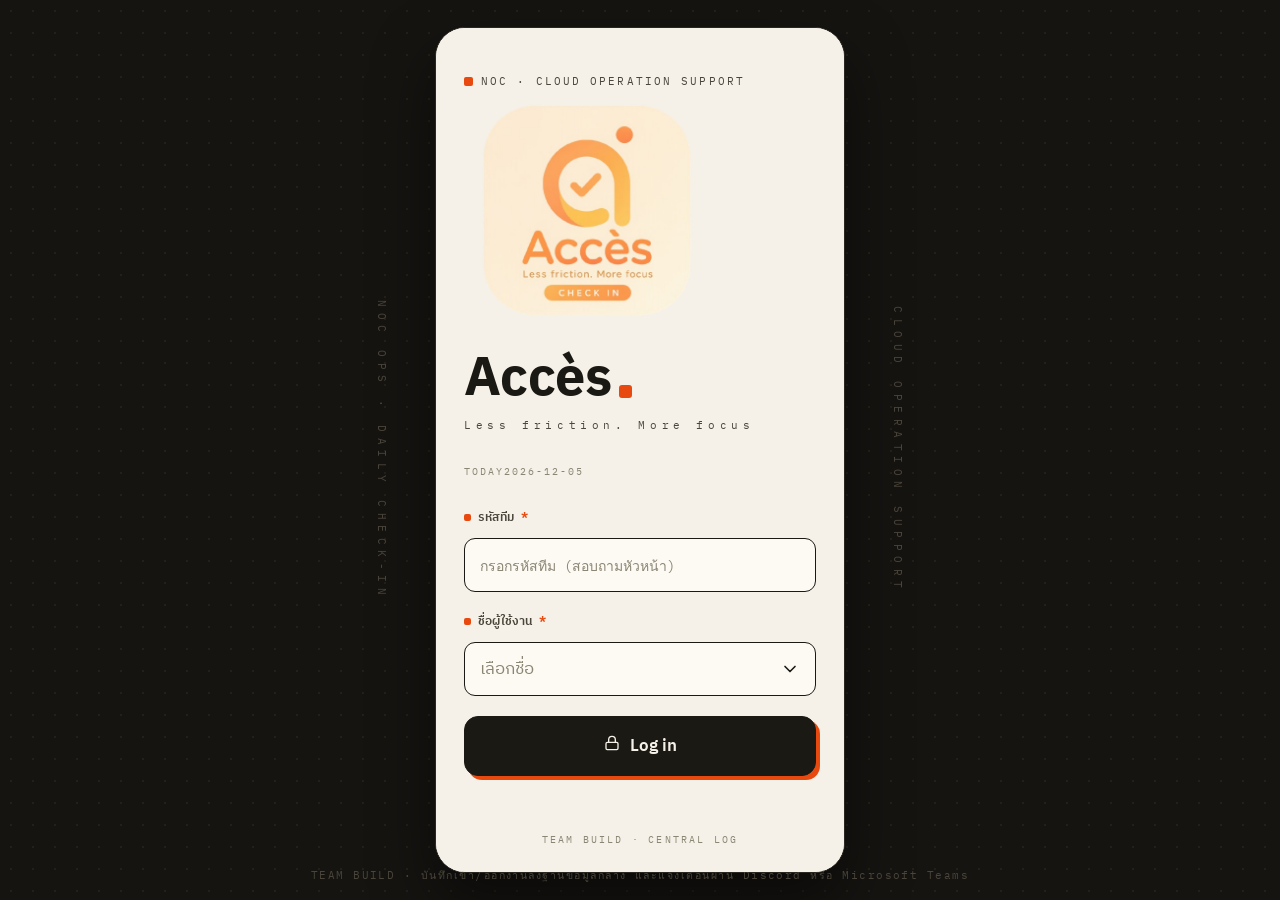
<file: index.html>
<!DOCTYPE html>
<html lang="th">
<head>
<meta charset="UTF-8">
<meta name="viewport" content="width=device-width, initial-scale=1, viewport-fit=cover"><link rel="icon" type="image/x-icon" href="acccs.ico">
<title> Accès -  "Less friction. More focus.</title>
<link rel="preconnect" href="https://fonts.googleapis.com">
<link rel="preconnect" href="https://fonts.gstatic.com" crossorigin>
<link href="https://fonts.googleapis.com/css2?family=IBM+Plex+Sans+Thai:wght@400;500;600;700&family=IBM+Plex+Mono:wght@400;500;600&display=swap" rel="stylesheet">
<style>
/* ---------- โทนสี / ตัวแปร ---------- */
:root{
  --paper:#F5F1E8; --paper-2:#ECE7DA; --card:#FCFAF3;
  --ink:#1B1914; --ink-2:#4A463C; --ink-3:#8B8574;
  --line:#D8D1BF; --line-2:#C4BCA6;
  --accent:#E8490F; --accent-deep:#C23A08; --ok:#1E7A46;
  --dark:#141310; --dark-2:#201E19; --dline:#3A372E; --dpaper:#F0EBDE;
  --sans:'IBM Plex Sans Thai',sans-serif; --mono:'IBM Plex Mono',monospace;
}
*{box-sizing:border-box;margin:0;padding:0}
html,body{height:100%}
body{font-family:var(--sans);background:#161411;color:var(--ink);-webkit-font-smoothing:antialiased;-webkit-tap-highlight-color:transparent}
button{font-family:inherit;cursor:pointer;color:inherit}
img{display:block}
.mono{font-family:var(--mono)}
.hidden{display:none!important}
:focus-visible{outline:2.5px solid var(--accent);outline-offset:2px}

/* ---------- เวที (desktop) ---------- */
.stage{min-height:100vh;display:flex;align-items:center;justify-content:center;position:relative;
  background-color:#161411;background-image:radial-gradient(#242019 1px,transparent 1.3px);background-size:22px 22px}
.side-label{position:absolute;top:50%;transform:translateY(-50%);writing-mode:vertical-rl;
  font-family:var(--mono);font-size:11px;letter-spacing:.5em;color:#4A453A;user-select:none}
.side-label.l{left:calc(50% - 265px)} .side-label.r{right:calc(50% - 265px)}
.stage-note{position:absolute;bottom:16px;left:0;right:0;text-align:center;
  font-family:var(--mono);font-size:10.5px;letter-spacing:.14em;color:#4A453A;user-select:none}

/* ---------- กรอบโทรศัพท์ ---------- */
.phone{position:relative;width:410px;height:min(870px,94vh);background:var(--paper);
  border:1.5px solid #2A2721;border-radius:30px;overflow:hidden;box-shadow:0 30px 60px rgba(0,0,0,.5)}
@media(max-width:560px){
  .phone{width:100%;height:100vh;height:100dvh;border-radius:0;border:none}
  .side-label,.stage-note{display:none}
  .stage{background:none}
}

/* ---------- ระบบหน้าจอ / ทรานซิชัน ---------- */
.screen{position:absolute;inset:0;background:var(--paper);overflow-y:auto;overflow-x:hidden;
  transform:translateX(100%);opacity:0;pointer-events:none;z-index:1;
  transition:transform .4s cubic-bezier(.22,.9,.3,1),opacity .4s}
.screen.active{transform:none;opacity:1;pointer-events:auto;z-index:2}
.screen.away-l{transform:translateX(-26%);opacity:0;pointer-events:none}
.screen.away-r{transform:translateX(26%);opacity:0;pointer-events:none}
.screen.pre-r{transition:none!important;transform:translateX(100%)}
.screen.pre-l{transition:none!important;transform:translateX(-100%)}
.no-anim .screen{transition:none!important}
.screen.dark{background:var(--dark);color:var(--dpaper)}

/* ---------- องค์ประกอบร่วม ---------- */
.lbl{display:flex;align-items:center;gap:7px;font-size:12px;font-weight:600;color:var(--ink-2)}
.lbl::before{content:'';width:7px;height:7px;background:var(--accent);border-radius:2px;flex:none}
.req{color:var(--accent);font-weight:700}
.tag{font-family:var(--mono);font-size:10.5px;letter-spacing:.16em;color:var(--ink-2)}
.icon-btn{width:42px;height:42px;flex:none;border:1.5px solid var(--ink);border-radius:11px;background:var(--card);
  display:grid;place-items:center;color:var(--ink);transition:transform .08s}
.icon-btn:active{transform:translate(1.5px,1.5px)}
.icon-btn.sm{width:34px;height:34px;border-radius:9px}
.icon-btn.dark{background:transparent;border-color:var(--dline);color:var(--dpaper)}
.mini-btn{display:inline-flex;align-items:center;gap:6px;font-size:12px;font-weight:600;padding:7px 11px;
  border:1.5px solid var(--ink);border-radius:9px;background:transparent;transition:transform .08s}
.mini-btn:active{transform:translate(1px,1px)}
.mini-btn.ondark{color:var(--dpaper);border-color:rgba(240,235,222,.45)}
.mini-btn.danger{color:var(--accent-deep);border-color:var(--accent-deep)}
.btn-primary{display:flex;align-items:center;justify-content:center;gap:10px;width:100%;height:60px;
  border:1.5px solid var(--ink);border-radius:14px;background:var(--ink);color:var(--paper);
  font-size:17px;font-weight:600;box-shadow:4px 4px 0 var(--accent);transition:transform .09s,box-shadow .09s}
.btn-primary:active{transform:translate(3px,3px);box-shadow:1px 1px 0 var(--accent)}
.btn-accent{display:flex;align-items:center;justify-content:center;gap:9px;height:58px;border:1.5px solid var(--accent-deep);
  border-radius:14px;background:var(--accent);color:#FFF6EC;font-size:17px;font-weight:700;
  box-shadow:4px 4px 0 var(--ink);transition:transform .09s,box-shadow .09s}
.btn-accent:active{transform:translate(3px,3px);box-shadow:1px 1px 0 var(--ink)}
.btn-accent:disabled{opacity:.75}
.btn-ghost{height:54px;border:1.5px solid var(--ink);border-radius:13px;background:transparent;
  font-size:16px;font-weight:600;transition:transform .08s}
.btn-ghost:active{transform:translate(1.5px,1.5px)}
.btn-ghost.dark{border-color:rgba(240,235,222,.5);color:var(--dpaper)}
.btn-paper{height:54px;border:1.5px solid var(--dpaper);border-radius:13px;background:var(--dpaper);color:var(--ink);
  font-size:16px;font-weight:700;transition:transform .08s}
.btn-paper:active{transform:translate(1.5px,1.5px)}
.spin{width:18px;height:18px;flex:none;border:2.5px solid rgba(255,246,236,.35);border-top-color:#FFF6EC;
  border-radius:50%;animation:rot .7s linear infinite}
@keyframes rot{to{transform:rotate(360deg)}}

/* ---------- ท็อปบาร์ ---------- */
.topbar{position:sticky;top:0;z-index:5;display:flex;align-items:center;gap:12px;padding:14px 16px;
  background:var(--paper);border-bottom:1.5px solid var(--ink)}
.topbar-title{flex:1;font-size:17px;font-weight:700}
.step-tag{font-family:var(--mono);font-size:10.5px;letter-spacing:.14em;color:var(--ink-2);
  border:1.5px solid var(--ink);padding:5px 9px;border-radius:8px}

/* ---------- ดรอปดาวน์ (bottom sheet) ---------- */
.dd-btn{width:100%;display:flex;align-items:center;justify-content:space-between;gap:10px;height:54px;padding:0 15px;
  border:1.5px solid var(--ink);border-radius:11px;background:var(--card);font-size:16.5px;text-align:left}
.dd-btn svg{flex:none;transition:transform .25s}
.dd-btn.open svg{transform:rotate(180deg)}
.dd-btn .ph{color:var(--ink-3);font-weight:400}
.dd.invalid .dd-btn{border-color:var(--accent);animation:shakeX .35s}
.dd-dark .dd-btn{border-color:rgba(240,235,222,.5);background:rgba(240,235,222,.06);color:var(--dpaper)}
.dd-dark .dd-btn .ph{color:rgba(240,235,222,.45)}
.dd-dark.invalid .dd-btn{border-color:var(--accent)}
@keyframes shakeX{20%{transform:translateX(-5px)}45%{transform:translateX(5px)}70%{transform:translateX(-3px)}}
.dd-backdrop{position:absolute;inset:0;background:rgba(20,18,14,.52);opacity:0;transition:opacity .28s;
  pointer-events:auto;z-index:40}
.dd-backdrop.show{opacity:1}
.dd-sheet{position:absolute;left:12px;right:12px;bottom:12px;background:var(--paper);border:1.5px solid var(--ink);
  border-radius:16px;padding:8px 10px 12px;box-shadow:5px 5px 0 rgba(27,25,20,.9);
  transform:translateY(105%);transition:transform .32s cubic-bezier(.2,.9,.27,1);pointer-events:auto;z-index:41}
.dd-sheet.open{transform:none}
.dd-sheet .grab{width:42px;height:4.5px;border-radius:99px;background:var(--line-2);margin:6px auto 4px}
.dd-head{display:flex;justify-content:space-between;align-items:center;padding:6px 8px 10px}
.dd-head .lbl{font-size:13px}
.dd-opt{width:100%;display:flex;align-items:center;justify-content:space-between;gap:12px;padding:13px 12px;
  border:1.5px solid transparent;border-radius:11px;background:transparent;text-align:left}
.dd-opt:hover{background:var(--paper-2)}
.dd-opt b{display:block;font-size:16px;font-weight:600}
.dd-opt small{display:block;font-size:12px;color:var(--ink-3);margin-top:2px;font-weight:400}
.dd-opt.sel{border-color:var(--ink);background:var(--card)}
.dd-opt .dd-check{color:var(--accent);flex:none}
.text-input{width:100%;height:54px;padding:0 15px;border:1.5px solid var(--ink);border-radius:11px;
  background:var(--card);font-family:var(--mono);font-size:16px;letter-spacing:.06em;color:var(--ink)}
.text-input::placeholder{color:var(--ink-3);letter-spacing:0;font-size:14px}

/* ---------- Toast ---------- */
#overlay-root{position:absolute;inset:0;pointer-events:none;z-index:70}
.toast-wrap{position:absolute;left:0;right:0;bottom:calc(18px + env(safe-area-inset-bottom));
  display:flex;flex-direction:column;align-items:center;gap:8px;z-index:60;pointer-events:none}
.toast{display:flex;align-items:center;gap:9px;max-width:calc(100% - 32px);background:var(--ink);color:var(--paper);
  border-radius:10px;padding:11px 15px;font-size:13.5px;font-weight:500;
  box-shadow:4px 4px 0 rgba(27,25,20,.3);opacity:0;transform:translateY(12px);transition:.28s;pointer-events:auto}
.toast.show{opacity:1;transform:none}
.toast svg{flex:none}
.toast.err svg{color:#FF6B35}.toast.ok svg{color:#4CBF82}

/* ---------- Modal ---------- */
.modal-bd{position:absolute;inset:0;background:rgba(20,18,14,.55);opacity:0;transition:opacity .25s;pointer-events:auto;z-index:50}
.modal-bd.show{opacity:1}
.modal{position:absolute;left:50%;top:50%;transform:translate(-50%,-46%);opacity:0;width:calc(100% - 36px);max-width:336px;
  max-height:82%;overflow:auto;background:var(--paper);border:1.5px solid var(--ink);border-radius:16px;
  box-shadow:6px 6px 0 var(--ink);transition:.28s cubic-bezier(.2,.9,.3,1);pointer-events:auto;z-index:51}
.modal.show{opacity:1;transform:translate(-50%,-50%)}
.modal-head{display:flex;justify-content:space-between;align-items:center;padding:13px 15px;border-bottom:1.5px dashed var(--line-2)}
.modal-ph img{width:100%;max-height:300px;object-fit:cover}
.modal .payload{margin:13px 15px 2px}
.modal-actions{display:flex;gap:10px;padding:13px 15px 15px}
.modal-actions .mini-btn{flex:1;justify-content:center}
.modal-text{padding:18px 17px 6px;font-size:14.5px;line-height:1.65;color:var(--ink-2)}

/* ---------- 1) หน้า Login ---------- */
.login-wrap{min-height:100%;display:flex;flex-direction:column;padding:46px 28px 26px}
.brand-tag{display:flex;align-items:center;gap:8px;font-family:var(--mono);font-size:10.5px;letter-spacing:.2em;color:var(--ink-2)}
.brand-tag::before{content:'';width:9px;height:9px;background:var(--accent);border-radius:2px}
.wordmark{font-size:54px;font-weight:700;line-height:1.05;letter-spacing:-.01em;margin-top:18px;display:flex;align-items:flex-end;gap:8px}
.wordmark .chop{width:13px;height:13px;background:var(--accent);border-radius:3px;margin-bottom:11px}
.wordmark-sub{font-family:var(--mono);font-size:11px;letter-spacing:.42em;color:var(--ink-2);margin-top:9px}
.punch-strip{display:flex;gap:5px;margin-top:26px}
.punch-strip i{width:10px;height:15px;border:1.5px solid var(--ink-2);border-radius:2.5px}
.punch-strip i.on{background:var(--ink);border-color:var(--ink)}
.punch-strip i.gap{margin-left:9px}
.punch-caption{font-family:var(--mono);font-size:10px;letter-spacing:.2em;color:var(--ink-3);margin-top:7px}
.login-fields{margin-top:30px;display:flex;flex-direction:column;gap:20px}
.login-hint{font-family:var(--mono);font-size:11px;color:var(--ink-3);letter-spacing:.06em;margin-top:16px}
.login-btn{width:100%;margin-top:14px}
.login-foot{margin-top:auto;padding-top:26px;text-align:center;font-family:var(--mono);font-size:10px;
  letter-spacing:.22em;color:var(--ink-3)}

/* ---------- 2) หน้า Home ---------- */
.topbar-id .tag{display:block;margin-bottom:3px}
.topbar-user{font-size:17px;font-weight:700;display:flex;align-items:center;gap:8px}
.topbar-user::before{content:'';width:8px;height:8px;border-radius:50%;background:var(--ok)}
.home-body{padding:22px 20px calc(26px + env(safe-area-inset-bottom));display:flex;flex-direction:column;gap:16px}
.cb-date{font-size:13.5px;font-weight:500;color:var(--ink-2)}
.cb-time{font-family:var(--mono);font-weight:600;font-size:46px;letter-spacing:.01em;margin:2px 0 6px;font-variant-numeric:tabular-nums}
.cb-shift{display:flex;align-items:center;gap:8px;font-size:13.5px;color:var(--ink-2);font-weight:500}
.cb-dot{width:9px;height:9px;border-radius:50%;flex:none}
.cb-dot.on{background:var(--ok)}.cb-dot.off{background:var(--line-2)}
.today-card{display:flex;align-items:center;justify-content:space-between;gap:12px;padding:15px 17px;
  border:1.5px dashed var(--line-2);border-radius:13px}
.today-card.done{border:1.5px solid var(--ink);background:var(--card)}
.tc-title{font-size:15.5px;font-weight:700}
.tc-title.ok{color:var(--ok)}
.tc-meta{font-family:var(--mono);font-size:11px;letter-spacing:.08em;color:var(--ink-3);margin-top:4px}
.tc-icon{color:var(--ink-3)}
.mini-stamp{font-family:var(--mono);font-size:11px;font-weight:600;letter-spacing:.1em;color:var(--ok);
  border:2px solid var(--ok);border-radius:7px;padding:5px 9px;transform:rotate(-6deg);flex:none}
.cta-checkin{display:flex;align-items:center;justify-content:space-between;gap:14px;width:100%;padding:17px 19px;
  border:1.5px solid var(--ink);border-radius:16px;background:var(--ink);color:var(--paper);
  box-shadow:5px 5px 0 var(--accent);transition:transform .09s,box-shadow .09s;text-align:left}
.cta-checkin:active{transform:translate(3px,3px);box-shadow:1px 1px 0 var(--accent)}
.cta-txt b{display:block;font-size:19px;font-weight:700}
.cta-txt .mono{display:block;font-size:10.5px;letter-spacing:.3em;color:rgba(245,241,232,.6);margin-top:4px}
.cta-ic{width:48px;height:48px;flex:none;border:1.5px solid rgba(245,241,232,.85);border-radius:12px;
  display:grid;place-items:center;transition:transform .2s}
.cta-checkin:hover .cta-ic{transform:translateX(4px)}
.hist-head{display:flex;align-items:center;gap:10px;margin-top:6px}
.hist-head .lbl{flex:1}
.hist-count{font-family:var(--mono);font-size:11px;color:var(--ink-3)}
.hist-row{display:flex;align-items:center;gap:12px;width:100%;padding:12px 2px;background:none;border:none;
  border-bottom:1.5px dashed var(--line-2);text-align:left}
.hist-thumb{width:46px;height:46px;flex:none;border-radius:9px;border:1.5px solid var(--ink);object-fit:cover;background:var(--paper-2)}
.hist-mid{flex:1;min-width:0}
.hist-name{font-size:15px;font-weight:700}
.hist-shift{font-family:var(--mono);font-size:11.5px;color:var(--ink-2);margin-left:8px}
.hist-meta{font-family:var(--mono);font-size:10.5px;letter-spacing:.06em;color:var(--ink-3);margin-top:3px}
.chip{display:inline-flex;align-items:center;gap:6px;flex:none;font-size:11px;font-weight:600;
  padding:5px 10px;border-radius:99px;border:1.5px solid}
.chip i{width:7px;height:7px;border-radius:50%}
.chip.st-on{color:var(--ok);border-color:var(--ok)}.chip.st-on i{background:var(--ok)}
.chip.st-rm{color:var(--accent-deep);border-color:var(--accent-deep)}.chip.st-rm i{background:var(--accent)}
.empty{border:1.5px dashed var(--line-2);border-radius:13px;padding:30px 20px;text-align:center;color:var(--ink-3)}
.empty svg{margin:0 auto 10px;display:block}
.empty p{font-size:13.5px;line-height:1.6}

/* ---------- 3) หน้า Form ---------- */
.form-body{padding:22px 20px calc(26px + env(safe-area-inset-bottom));display:flex;flex-direction:column;gap:18px}
.form-card{background:var(--card);border:1.5px solid var(--ink);border-radius:15px;overflow:hidden}
.fc-head{display:flex;justify-content:space-between;align-items:center;padding:13px 17px;background:var(--paper-2);
  border-bottom:1.5px solid var(--ink)}
.frow{padding:16px 17px;border-bottom:1.5px dashed var(--line-2)}
.frow:last-child{border-bottom:none}
.frow .lbl{margin-bottom:11px}
.fixed-val{display:flex;align-items:center;gap:9px;font-size:16.5px;font-weight:700;min-height:32px}
.fixed-val svg{color:var(--ink-3);flex:none}
.fx-tag{margin-left:auto;font-family:var(--mono);font-size:9.5px;letter-spacing:.16em;color:var(--ink-3);
  border:1.5px dashed var(--line-2);padding:4px 7px;border-radius:6px}
.form-note{display:flex;gap:10px;font-size:13px;line-height:1.7;color:var(--ink-2);padding:0 2px}
.form-note svg{flex:none;margin-top:2px;color:var(--accent)}

/* ---------- 4) หน้า Camera (โทนมืด) ---------- */
#scr-camera{display:flex;flex-direction:column;overflow:hidden}
.cam-top{display:flex;align-items:center;gap:12px;padding:14px 16px 8px}
.cam-title{flex:1;font-size:16px;font-weight:700}
.cam-title .tag{display:block;margin-top:3px;color:rgba(240,235,222,.5)}
.cam-status{padding:6px 16px 14px}
.cam-status .lbl{color:rgba(240,235,222,.6);margin-bottom:9px}
.cam-stage{flex:1;position:relative;background:#0B0A08;overflow:hidden}
.cam-stage video,.cam-stage #camFrozen{position:absolute;inset:0;width:100%;height:100%;object-fit:cover}
.vf-grid i{position:absolute;background:rgba(240,235,222,.16)}
.vf-grid .v{width:1px;top:7%;bottom:7%}
.vf-grid .h{height:1px;left:7%;right:7%}
.vf-brackets i{position:absolute;width:26px;height:26px;border:2.5px solid rgba(240,235,222,.85)}
.vf-brackets i:nth-child(1){top:14px;left:14px;border-right:none;border-bottom:none;border-radius:6px 0 0 0}
.vf-brackets i:nth-child(2){top:14px;right:14px;border-left:none;border-bottom:none;border-radius:0 6px 0 0}
.vf-brackets i:nth-child(3){bottom:14px;left:14px;border-right:none;border-top:none;border-radius:0 0 0 6px}
.vf-brackets i:nth-child(4){bottom:14px;right:14px;border-left:none;border-top:none;border-radius:0 0 6px 0}
.vf-ts{position:absolute;bottom:18px;left:16px;font-family:var(--mono);font-size:11px;letter-spacing:.08em;
  color:var(--dpaper);background:rgba(20,19,16,.66);padding:5px 9px;border-radius:6px;border:1px solid rgba(240,235,222,.25)}
.vf-state{position:absolute;top:16px;left:16px;display:flex;align-items:center;gap:7px;font-family:var(--mono);
  font-size:10px;letter-spacing:.2em;color:var(--dpaper);background:rgba(20,19,16,.62);padding:6px 10px;
  border-radius:6px;border:1px solid rgba(240,235,222,.25)}
.vf-state i{width:7px;height:7px;border-radius:50%;background:var(--accent);animation:blink 1.2s steps(2) infinite}
.vf-state.cap i{background:var(--dpaper);animation:none}
@keyframes blink{50%{opacity:.12}}
.flash{position:absolute;inset:0;background:#fff;opacity:0;pointer-events:none;z-index:3}
.flash.go{animation:flash .3s}
@keyframes flash{12%{opacity:.92}100%{opacity:0}}
.cam-error{position:absolute;inset:0;z-index:4;display:flex;flex-direction:column;align-items:center;justify-content:center;
  gap:15px;text-align:center;background:rgba(11,10,8,.92);padding:26px}
.cam-error svg{color:var(--accent)}
.cam-error p{font-size:14px;line-height:1.7;color:rgba(240,235,222,.85);max-width:270px}
.cam-err-actions{display:flex;gap:10px}
.cam-bottom{padding:12px 18px calc(15px + env(safe-area-inset-bottom))}
.file-alt{display:flex;align-items:center;gap:7px;margin:0 auto 13px;background:none;border:none;
  color:rgba(240,235,222,.55);font-size:12.5px;text-decoration:underline dotted;text-underline-offset:3px}
.file-alt:hover{color:rgba(240,235,222,.85)}
.shuttle-row{display:flex;align-items:center;justify-content:center;height:86px}
.shutter{width:76px;height:76px;border-radius:50%;border:4px solid var(--dpaper);background:transparent;
  display:grid;place-items:center}
.shutter span{width:58px;height:58px;border-radius:50%;background:var(--dpaper);transition:transform .12s,background .12s}
.shutter:active span{transform:scale(.82);background:var(--accent)}
.cam-actions{display:flex;gap:11px}
.cam-actions .btn-ghost{flex:1}.cam-actions .btn-paper{flex:1.5}

/* ---------- 5) หน้า Confirm ---------- */
.confirm-body{padding:22px 20px calc(26px + env(safe-area-inset-bottom));display:flex;flex-direction:column;gap:18px}
.photo-card{background:#FDFCF7;border:1.5px solid var(--ink);border-radius:7px;padding:10px 10px 12px;
  box-shadow:5px 5px 0 var(--ink);transform:rotate(-1.2deg)}
.ph-wrap{position:relative}
.ph-wrap img{width:100%;border-radius:3px;border:1px solid var(--line)}
.photo-ts{position:absolute;bottom:9px;left:9px;font-family:var(--mono);font-size:10.5px;letter-spacing:.08em;
  color:var(--dpaper);background:rgba(20,19,16,.7);padding:4px 8px;border-radius:5px}
.ph-caption{display:flex;justify-content:space-between;align-items:center;padding:10px 3px 0}
.ph-caption .tag{letter-spacing:.2em}
.sum-card{background:var(--card);border:1.5px solid var(--ink);border-radius:15px;overflow:hidden}
.srow{display:flex;justify-content:space-between;align-items:center;gap:16px;padding:13px 17px;
  border-bottom:1.5px dashed var(--line-2);font-size:15px}
.srow:last-child{border-bottom:none}
.srow .k{font-size:13px;font-weight:500;color:var(--ink-2)}
.srow .v{font-weight:700;text-align:right}
.srow .v.mono{font-family:var(--mono);font-weight:500;font-size:14px}
.payload-card{background:var(--ink);border-radius:15px;padding:14px 16px 16px;color:#E9E3D2}
.payload-head{display:flex;justify-content:space-between;align-items:center;margin-bottom:9px}
.payload-head .lbl{color:rgba(233,227,210,.65)}
.payload-head .lbl::before{background:var(--accent)}
.payload{font-family:var(--mono);font-size:13px;line-height:2;white-space:pre-wrap;user-select:all}
.confirm-actions{display:flex;gap:11px;flex-wrap:wrap}
.confirm-actions .btn-ghost{flex:1 1 100%}
.confirm-actions .btn-channel{flex:1 1 calc(50% - 6px);min-width:0}

/* ---------- 6) หน้า Success ---------- */
.success-wrap{min-height:100%;display:flex;flex-direction:column;align-items:center;text-align:center;
  padding:64px 26px calc(26px + env(safe-area-inset-bottom))}
.stamp-zone{position:relative;height:172px;display:grid;place-items:center;margin-bottom:10px}
.stamp{position:relative;display:inline-flex;flex-direction:column;align-items:center;gap:1px;
  border:3px solid var(--accent);color:var(--accent);border-radius:10px;padding:15px 30px 13px;
  transform:rotate(-7deg);mix-blend-mode:multiply;opacity:.92}
.stamp::before{content:'';position:absolute;inset:5px;border:1.5px solid var(--accent);border-radius:6px}
.stamp-top{font-family:var(--mono);font-size:10px;letter-spacing:.34em;font-weight:600}
.stamp-main{font-size:36px;font-weight:700;line-height:1.15;margin:3px 0 1px}
.stamp-sub{font-family:var(--mono);font-size:10.5px;letter-spacing:.22em;font-weight:600;
  border-top:1.5px solid var(--accent);padding-top:5px;margin-top:5px}
.stamp.in{animation:stampIn .55s cubic-bezier(.3,1.35,.45,1) both}
@keyframes stampIn{
  0%{transform:scale(2.5) rotate(-19deg);opacity:0}
  55%{transform:scale(.94) rotate(-6.5deg);opacity:.92}
  75%{transform:scale(1.05) rotate(-7.5deg)}
  100%{transform:scale(1) rotate(-7deg);opacity:.92}}
#scr-success.thud{animation:thud .32s .26s}
@keyframes thud{30%{transform:translateY(4px) scale(.995)}60%{transform:translateY(-2px)}}
.debris{position:absolute;background:var(--accent);opacity:0}
.debris.d1{width:9px;height:9px;top:18px;right:34px;transform:rotate(18deg)}
.debris.d2{width:6px;height:6px;bottom:22px;left:40px;transform:rotate(-24deg);background:var(--ink)}
.debris.d3{width:7px;height:7px;bottom:10px;right:70px;transform:rotate(40deg)}
.debris.in{animation:debris .4s .5s cubic-bezier(.2,.9,.3,1) both}
@keyframes debris{from{opacity:0;transform:scale(2) rotate(0)}to{opacity:.85}}
.succ-ts{font-family:var(--mono);font-size:12px;letter-spacing:.18em;color:var(--ink-2);margin-top:14px}
.succ-line{font-size:16px;font-weight:700;margin-top:7px}
.succ-note{font-size:13px;line-height:1.7;color:var(--ink-2);margin-top:10px;max-width:280px}
.payload-mini{width:100%;margin-top:22px}
.payload-mini .payload{background:var(--ink);color:#E9E3D2;border-radius:13px;padding:14px 15px;text-align:left}
.payload-mini .mini-btn{margin-top:11px}
#btnHome{margin-top:auto;padding-top:26px}
</style>
</head>
<body>
<div class="stage">
  <div class="side-label l">NOC OPS · DAILY CHECK-IN</div>
  <div class="side-label r">CLOUD OPERATION SUPPORT</div>

  <div class="phone" id="phone">

    <!-- 1) LOGIN -->
    <section class="screen active" id="scr-login">
      <div class="login-wrap">
        <div class="brand-tag">NOC · CLOUD OPERATION SUPPORT</div>
        <img src="ac3.png" alt="โลโก้" class="logo-img" style="width:70%">
        <h2 class="wordmark"> Accès <span class="chop"></span></h2>
        <div class="wordmark-sub">Less friction. More focus</div>
        <div class="punch-strip" id="punchStrip"></div>
        <div class="punch-caption" id="punchCaption"></div>

        <div class="login-fields">
          <div class="field">
            <label class="lbl">รหัสทีม <span class="req">*</span></label>
            <input id="inpCode" class="text-input" type="password" autocomplete="current-password"
                   placeholder="กรอกรหัสทีม (สอบถามหัวหน้า)" style="margin-top:11px">
          </div>
          <div class="field">
            <label class="lbl">ชื่อผู้ใช้งาน <span class="req">*</span></label>
            <div id="ddLoginName" style="margin-top:11px"></div>
          </div>
          <button class="btn-primary" id="btnLogin"><i data-icon="lock" data-size="16"></i>Log in 
          </button>
        </div>
        <div class="login-foot">TEAM BUILD · CENTRAL LOG</div>
      </div>
    </section>

    <!-- 2) HOME / DASHBOARD -->
    <section class="screen" id="scr-home">
      <header class="topbar">
        <div class="topbar-id">
          <span class="tag">NOC / CHECK-IN</span>
          <div class="topbar-user" id="homeUser">—</div>
        </div>
        <button class="icon-btn" id="btnLogout" title="ออกจากระบบ" aria-label="ออกจากระบบ"><i data-icon="log-out"></i></button>
      </header>
      <div class="home-body">
        <div class="clock-block">
          <div class="cb-date" data-date-thai>—</div>
          <div class="cb-time" data-clock>--:--:--</div>
          <div class="cb-shift"><span class="cb-dot" id="cbDot"></span><span id="shiftHint">—</span></div>
        </div>

        <div class="today-card" id="todayCard"></div>

        <button class="cta-checkin" id="btnCheckin">
          <span class="cta-txt"><b>รายงานตัวเลย</b><span class="mono">CHECK-IN NOW</span></span>
          <span class="cta-ic"><i data-icon="camera" data-size="22"></i></span>
        </button>

        <div class="hist-head">
          <span class="lbl">ทีมวันนี้</span>
          <span class="hist-count" id="teamCount">0 คน</span>
          <button class="mini-btn" id="btnExport" title="ดาวน์โหลดรายงาน"><i data-icon="download" data-size="14"></i>Export</button>
        </div>
        <div class="hist-list" id="teamList"></div>

        <div class="hist-head">
          <span class="lbl">ประวัติล่าสุด</span>
          <span class="hist-count" id="histCount">0 รายการ</span>
        </div>
        <div class="hist-list" id="histList"></div>
      </div>
    </section>

    <!-- 3) CHECK-IN FORM -->
    <section class="screen" id="scr-form">
      <header class="topbar">
        <button class="icon-btn" data-back="home" aria-label="ย้อนกลับ"><i data-icon="arrow-left"></i></button>
        <div class="topbar-title">ข้อมูลผู้รายงาน</div>
        <span class="step-tag">STEP 1/3</span>
      </header>
      <div class="form-body">
        <div class="form-card">
          <div class="fc-head"><span class="lbl">ข้อมูลผู้รายงาน</span><span class="tag">FORM · F-01</span></div>
          <div class="frow">
            <label class="lbl">ชื่อ (Name) <span class="req">*</span></label>
            <div id="ddName"></div>
          </div>
          <div class="frow">
            <label class="lbl">เวลาทำงาน (Shift) <span class="req">*</span></label>
            <div id="ddShift"></div>
          </div>
          <div class="frow">
            <label class="lbl">ตำแหน่ง (Role)</label>
            <div class="fixed-val"><i data-icon="lock" data-size="16"></i>NOC Engineer<span class="fx-tag">FIXED</span></div>
          </div>
          <div class="frow">
            <label class="lbl">โปรเจกต์ (Project)</label>
            <div class="fixed-val"><i data-icon="lock" data-size="16"></i>Cloud Operation Support<span class="fx-tag">FIXED</span></div>
          </div>
          <div class="frow">
            <label class="lbl">สถานะการทำงาน (Status) <span class="req">*</span></label>
            <div id="ddStatus"></div>
          </div>
        </div>
        <p class="form-note"><i data-icon="clock" data-size="17"></i>ระบบจะบันทึกวัน-เวลาอัตโนมัติเมื่อกดส่่งรายงาน และต้งองแนบรูปถ่ายจากกล้องทุกครั้ง</p>
        <button class="btn-primary" id="btnToCamera"><i data-icon="camera" data-size="20"></i>ถ่ายรูปประกอบรายงาน</button>
      </div>
    </section>

    <!-- 4) CAMERA -->
    <section class="screen dark" id="scr-camera">
      <div class="cam-top">
        <button class="icon-btn dark" data-back="form" aria-label="ย้อนกลับ"><i data-icon="arrow-left"></i></button>
        <div class="cam-title"><span id="camTitleText">ถ่ายรูปรายงานตัว</span><span class="tag" id="camStep">STEP 2/3 · VIEWFINDER</span></div>
        <button class="icon-btn dark" id="btnFlip" title="สลับกล้อง" aria-label="สลับกล้อง"><i data-icon="refresh-cw"></i></button>
      </div>
      <div class="cam-stage">
        <video id="camVideo" autoplay playsinline muted></video>
        <img id="camFrozen" class="hidden" alt="รูปที่ถ่าย">
        <div class="vf-grid" id="vfGrid"><i class="v" style="left:33.33%"></i><i class="v" style="left:66.66%"></i><i class="h" style="top:33.33%"></i><i class="h" style="top:66.66%"></i></div>
        <div class="vf-brackets"><i></i><i></i><i></i><i></i></div>
        <div class="vf-state" id="vfState"><i></i><span>LIVE</span></div>
        <div class="vf-ts" id="vfTs">--:--:--</div>
        <div class="flash" id="flash"></div>
        <div class="cam-error hidden" id="camError">
          <i data-icon="alert" data-size="34"></i>
          <p id="camErrMsg"></p>
          <div class="cam-err-actions">
            <button class="mini-btn ondark" id="btnRetryCam">ลองใหม่</button>
            <button class="mini-btn ondark" id="btnFileErr">เลือกไฟล์รูปแทน</button>
          </div>
        </div>
      </div>
      <div class="cam-bottom">
        <button class="file-alt" id="btnFileAlt"><i data-icon="image" data-size="15"></i>แนบรูปจากไฟล์แทน (กรณีไม่มีกล้อง)</button>
        <div class="shuttle-row" id="shuttleWrap">
          <button class="shutter" id="btnShutter" aria-label="ถ่ายรูป"><span></span></button>
        </div>
        <div class="cam-actions hidden" id="camActions">
          <button class="btn-ghost dark" id="btnRetake">ถ่ายใหม่</button>
          <button class="btn-paper" id="btnUseShot">ใช้รูปนี้</button>
        </div>
      </div>
    </section>

    <!-- 5) CONFIRMATION -->
    <section class="screen" id="scr-confirm">
      <header class="topbar">
        <button class="icon-btn" data-back="camera" aria-label="ย้อนกลับ"><i data-icon="arrow-left"></i></button>
        <div class="topbar-title" id="cfTitle">ตรวจสอบก่อนบันทึก</div>
        <span class="step-tag">STEP 3/3</span>
      </header>
      <div class="confirm-body">
        <div class="photo-card">
          <div class="ph-wrap">
            <img id="cfPhoto" alt="รูปประกอบรายงาน">
            <span class="photo-ts" id="cfShotTs">SHOT --:--:--</span>
          </div>
          <div class="ph-caption">
            <span class="tag">PHOTO · ATTACHED</span>
            <button class="mini-btn" id="btnRetakeMini"><i data-icon="camera" data-size="14"></i>ถ่ายใหม่</button>
          </div>
        </div>

        <div class="sum-card">
          <div class="fc-head"><span class="lbl">สรุปข้อมูลทั้งหมด</span><span class="tag">SUMMARY</span></div>
          <div class="srow"><span class="k">Name</span><span class="v" id="cfName">—</span></div>
          <div class="srow"><span class="k">Role</span><span class="v">NOC Engineer</span></div>
          <div class="srow"><span class="k">Shift</span><span class="v mono" id="cfShift">—</span></div>
          <div class="srow"><span class="k">Project</span><span class="v">Cloud Operation Support</span></div>
          <div class="srow"><span class="k">Status</span><span class="v" id="cfStatus">—</span></div>
          <div class="srow hidden" id="cfInRow"><span class="k">เข้างาน (Check-in)</span><span class="v mono" id="cfInTime">—</span></div>
          <div class="srow"><span class="k">เวลาที่บันทึก (อัตโนมัติ)</span><span class="v mono" data-clock>--:--:--</span></div>
        </div>

        <div class="payload-card">
          <div class="payload-head">
            <span class="lbl">ข้อความที่จะส่ง</span>
            <button class="mini-btn ondark" id="btnCopyPayload"><i data-icon="copy" data-size="14"></i>คัดลอกข้อความและรูป</button>
          </div>
          <pre class="payload" id="cfPayload"></pre>
        </div>

        <div class="confirm-actions">
          <button class="btn-ghost" data-back="form">แก้ไขข้อมูล</button>
          <button class="btn-accent btn-channel" id="btnSendDiscord">ส่งเข้า Discord</button>
          <button class="btn-accent btn-channel" id="btnSendTeams">ส่งเข้า Microsoft Teams</button>
        </div>
      </div>
    </section>

    <!-- 6) SUCCESS -->
    <section class="screen" id="scr-success">
      <div class="success-wrap">
        <div class="stamp-zone">
          <span class="debris d1"></span><span class="debris d2"></span><span class="debris d3"></span>
          <div class="stamp" id="stamp">
            <span class="stamp-top">NOC OPS</span>
            <span class="stamp-main" id="stampMain">รายงานเข้า</span>
            <span class="stamp-sub" id="stampSub">CHECKED-IN</span>
          </div>
        </div>
        <div class="succ-ts" id="succTs">—</div>
        <div class="succ-line" id="succLine">—</div>
        <p class="succ-note" id="succNote">บันทึกเวลาและรูปถ่ายไว้ในฐานข้อมูลกลางแล้ว</p>
        <div class="payload-mini">
          <pre class="payload" id="succPayload"></pre>
          <button class="mini-btn" id="btnCopy2"><i data-icon="copy" data-size="14"></i>คัดลอกข้อความรายงาน</button>
        </div>
        <button class="btn-primary" id="btnHome">กลับหน้าหลัก</button>
      </div>
    </section>

    <!-- โอเวอร์เลย์: ชีตดรอปดาวน์ / โมดัล / toast -->
    <div id="overlay-root"><div class="toast-wrap" id="toastWrap"></div></div>
  </div>

  <div class="stage-note">TEAM BUILD · บันทึกเข้า/ออกงานลงฐานข้อมูลกลาง และแจ้งเตือนผ่าน Discord หรือ Microsoft Teams</div>
</div>

<input type="file" id="fileInput" accept="image/*" capture="environment" hidden>

<!-- Export Modal -->
<div id="exportModal" class="modal" style="display:none;max-width:400px">
  <div class="modal-head">
    <span class="lbl">ดาวน์โหลดรายงาน</span>
    <button class="icon-btn" id="btnCloseExport" data-close aria-label="ปด"><i data-icon="x"></i></button>
  </div>
  <div style="padding:16px 4px">
    <div style="margin-bottom:14px">
      <label class="lbl" style="display:block;margin-bottom:6px;font-size:13px">วันที่เริ่ตนต้น</label>
      <input type="date" id="expFrom" class="inp" style="width:100%;max-width:220px">
    </div>
    <div style="margin-bottom:14px">
      <label class="lbl" style="display:block;margin-bottom:6px;font-size:13px">วันที่ส้งสุด</label>
      <input type="date" id="expTo" class="inp" style="width:100%;max-width:220px">
    </div>
    <button class="btn-primary" id="btnFetchExport" style="width:100%;margin-bottom:8px"><i data-icon="download" data-size="16"></i>โหลดข้อมูล</button>
    <button class="btn-ghost" id="btnClearExport" style="width:100%">ร่ง</button>
    <div id="expStatus" style="font-size:13px;color:var(--ink-2);line-height:1.6;margin-top:12px"></div>
  </div>
</div>

<script>
(function(){
'use strict';
/* ============ ค่าคงที่ตามข้อกำหนด ============ */
const NAMES = ["Apisith  Kogram", "Phanuphong Lachantha", "Phanuwat Keawon", "Phudtan Sodsai", "Pipatpong Srisara", "Prapatsorn Sodjaimai", "Sasiwan Laohapornsvan", "Supaporn Khumsombat", "Thanachot Phuttiwarakul", "Tinapat Sangdang"]; // เพิ่มรายชื่อได้ในอนาคตที่นี่
const SHIFTS=[
  {v:'07.00-19.00',label:'07.00 – 19.00',sub:'กะเช้า · 12 ชั่วโมง'},
  {v:'08.00-20.00',label:'08.00 – 20.00',sub:'กะบ้าย · 12 ชั่วโมง'},
  {v:'19.00-07.00',label:'19.00 – 07.00',sub:'กะดึก · 12 ชั่วโมง'},
  {v:'20.00-08.00',label:'20.00 – 08.00',sub:'กะดึก · 12 ชั่วโมง'}
];
const STATUSES=[
  {v:'On-site',label:'On-site',sub:'ปฏิบัติงาน ณ ศูนย์ปฏิบัติการ'},
  {v:'Remote-work',label:'Remote-work',sub:'ปฏิบัติงานทางไกล'}
];
const ROLE='NOC Engineer', PROJECT='Cloud Operation Support';
const CODE_KEY='noc_team_code', SESS='noc_checkin_session_v1';

/* ============ ตัวช่วยทั่วไป ============ */
const $=s=>document.querySelector(s), $$=s=>Array.from(document.querySelectorAll(s));
const pad=n=>String(n).padStart(2,'0');
const ENM=['JAN','FEB','MAR','APR','MAY','JUN','JUL','AUG','SEP','OCT','NOV','DEC'];
const fmtClock=(d=new Date())=>pad(d.getHours())+':'+pad(d.getMinutes())+':'+pad(d.getSeconds());
const fmtHM=(ts)=>{const d=new Date(ts);return pad(d.getHours())+':'+pad(d.getMinutes())};
const fmtShortTs=ts=>{const d=new Date(ts);return pad(d.getDate())+' '+ENM[d.getMonth()]+' · '+pad(d.getHours())+':'+pad(d.getMinutes())};
const fmtDate=d=>{if(!d)return'—';try{const dt=new Date(d);return pad(dt.getDate())+'/'+pad(dt.getMonth()+1)+'/'+dt.getFullYear()}catch(e){return d}};
const fmtFullTs=ts=>{const d=new Date(ts);return d.getFullYear()+'-'+pad(d.getMonth()+1)+'-'+pad(d.getDate())+' '+fmtClock(d)};
const thFullDate=(d=new Date())=>new Intl.DateTimeFormat('th-TH',{dateStyle:'full'}).format(d);
const sameDay=(a,b=new Date())=>{const x=new Date(a);return x.getFullYear()===b.getFullYear()&&x.getMonth()===b.getMonth()&&x.getDate()===b.getDate()};
const store=(k,v)=>{try{localStorage.setItem(k,JSON.stringify(v));return true}catch(e){return false}};
const load=k=>{try{return JSON.parse(localStorage.getItem(k))}catch(e){return null}};
const elFromHTML=h=>{const t=document.createElement('div');t.innerHTML=h.trim();return t.firstElementChild};
const esc=s=>String(s==null?'':s).replace(/[&<>"']/g,c=>({'&':'&amp;','<':'&lt;','>':'&gt;','"':'&quot;',"'":'&#39;'}[c]));
const durText=(a,b)=>{const ms=Math.max(0,new Date(b)-new Date(a));const h=Math.floor(ms/3600000),m=Math.round((ms%3600000)/60000);return h+' ชม. '+pad(m)+' น.'};

/* ============ ชุดไอคอน (SVG ในไฟล์ ไม่พึ่ง CDN) ============ */
const ICONS={
 'arrow-left':'<path d="m12 19-7-7 7-7"/><path d="M19 12H5"/>',
 'camera':'<path d="M14.5 4h-5L7 7H4a2 2 0 0 0-2 2v9a2 2 0 0 0 2 2h16a2 2 0 0 0 2-2V9a2 2 0 0 0-2-2h-3l-2.5-3z"/><circle cx="12" cy="13" r="3"/>',
 'image':'<rect width="18" height="18" x="3" y="3" rx="2" ry="2"/><circle cx="9" cy="9" r="2"/><path d="m21 15-3.086-3.086a2 2 0 0 0-2.828 0L6 21"/>',
 'chevron-down':'<path d="m6 9 6 6 6-6"/>',
 'log-out':'<path d="M9 21H5a2 2 0 0 1-2-2V5a2 2 0 0 1 2-2h4"/><polyline points="16 17 21 12 16 7"/><line x1="21" x2="9" y1="12" y2="12"/>',
 'refresh-cw':'<path d="M3 12a9 9 0 0 1 9-9 9.75 9.75 0 0 1 6.74 2.74L21 8"/><path d="M21 3v5h-5"/><path d="M21 12a9 9 0 0 1-9 9 9.75 9.75 0 0 1-6.74-2.74L3 16"/><path d="M8 16H3v5"/>',
 'copy':'<rect width="14" height="14" x="8" y="8" rx="2" ry="2"/><path d="M4 16c-1.1 0-2-.9-2-2V4c0-1.1.9-2 2-2h10c1.1 0 2 .9 2 2"/>',
 'trash':'<path d="M3 6h18"/><path d="M19 6v14a2 2 0 0 1-2 2H7a2 2 0 0 1-2-2V6"/><path d="M8 6V4a2 2 0 0 1 2-2h4a2 2 0 0 1 2 2v2"/>',
 'x':'<path d="M18 6 6 18"/><path d="m6 6 12 12"/>',
 'alert':'<circle cx="12" cy="12" r="10"/><line x1="12" x2="12" y1="8" y2="12"/><line x1="12" x2="12.01" y1="16" y2="16"/>',
 'check':'<path d="M20 6 9 17l-5-5"/>',
 'check-circle':'<circle cx="12" cy="12" r="10"/><path d="m9 12 2 2 4-4"/>',
 'lock':'<rect width="18" height="11" x="3" y="11" rx="2" ry="2"/><path d="M7 11V7a5 5 0 0 1 10 0v4"/>',
 'clock':'<circle cx="12" cy="12" r="10"/><polyline points="12 6 12 12 16 14"/>',
 'delete':'<path d="M21 4H8l-7 8 7 8h13a2 2 0 0 0 2-2V6a2 2 0 0 0-2-2Z"/><path d="m18 9-6 6"/><path d="m12 9 6 6"/>'
};
const icon=(n,s=18)=>'<svg width="'+s+'" height="'+s+'" viewBox="0 0 24 24" fill="none" stroke="currentColor" stroke-width="2" stroke-linecap="round" stroke-linejoin="round">'+ICONS[n]+'</svg>';
 $$('[data-icon]').forEach(n=>n.innerHTML=icon(n.dataset.icon,n.dataset.size||18));

/* ============ สถานะแอป ============ */
const state={user:null,code:null,mode:'in',name:null,shift:null,status:null,photo:null,thumb:null,photoTs:null,
  teamToday:[],recent:[],myOpen:null,myLast:null,lastRecord:null,lastNotified:null};
let busyLogin=false;
const camCtl={stream:null,facing:'user'};

/* ============ เรียก API (ต้องมีรหัสทีม) ============ */
function onUnauthorized(){
  state.code=null;
  try{localStorage.removeItem(CODE_KEY)}catch(e){}
  paintCodeField();
  if(currentId!=='login'){
    toast('รหัสทีมไม่ถูกต้องหรือถูกเปลี่ยน กรุณาเข้าสู่ระบบใหม่','err');
    go('login',-1);
  }
}
async function api(path,opts={}){
  const headers={'x-team-code':state.code||''};
  if(opts.body!==undefined)headers['content-type']='application/json';
  let res;
  try{
    res=await fetch(path,{method:opts.method||'GET',headers,cache:'no-store',
      body:opts.body!==undefined?JSON.stringify(opts.body):undefined});
  }catch(err){
    const e=new Error('เชื่อมต่อเซิร์ฟเวอร์ไม่ได้');e.offline=true;throw e;
  }
  if(res.status===401){onUnauthorized();const e=new Error('unauthorized');e.unauthorized=true;throw e}
  let data=null;
  try{data=await res.json()}catch(e){}
  if(!res.ok){
    const e=new Error((data&&data.error)||('HTTP '+res.status));
    e.status=res.status;e.data=data;throw e;
  }
  return data;
}

/* ============ Toast ============ */
function toast(msg,type='info'){
  const t=elFromHTML('<div class="toast '+type+'">'+icon(type==='ok'?'check-circle':'alert',18)+'<span>'+esc(msg)+'</span></div>');
  $('#toastWrap').appendChild(t);
  requestAnimationFrame(()=>t.classList.add('show'));
  setTimeout(()=>{t.classList.remove('show');setTimeout(()=>t.remove(),300)},2600);
}

/* ============ คัดลอกข้อความ ============ */
async function copyText(t){
  try{await navigator.clipboard.writeText(t);toast('คัดลอกข้อความแล้ว','ok');return}catch(e){}
  const ta=document.createElement('textarea');ta.value=t;ta.style.cssText='position:fixed;opacity:0';
  document.body.appendChild(ta);ta.select();
  try{document.execCommand('copy');toast('คัดลอกข้อความแล้ว','ok')}
  catch(_){toast('คัดลอกไม่สำเร็จ','err')}
  ta.remove();
}
async function copyReport(text,photo){
  if(photo&&navigator.clipboard&&window.ClipboardItem){
    try{
      const imageBlob=await (await fetch(photo)).blob();
      await navigator.clipboard.write([
        new ClipboardItem({
          [imageBlob.type||'image/jpeg']:imageBlob,
          'text/plain':new Blob([text],{type:'text/plain'})
        })
      ]);
      toast('คัดลอกข้อความและรูปภาพแล้ว','ok');
      return;
    }catch(error){
      console.warn('Copying report image failed, using text fallback:',error);
    }
  }
  await copyText(text);
}

/* ============ ดรอปดาวน์แบบ bottom-sheet ============ */
let activeClose=null;
document.addEventListener('keydown',e=>{if(e.key==='Escape'&&activeClose)activeClose()});
function makeDD(sel,opt){
  const mount=typeof sel==='string'?$(sel):sel;
  let value=opt.value??null, openFl=false;
  mount.classList.add('dd');
  mount.innerHTML='<button type="button" class="dd-btn '+(opt.dark?'dd-dark':'')+'"><span class="dd-val"></span>'+icon('chevron-down',20)+'</button>';
  const btn=mount.querySelector('.dd-btn');
  const paint=()=>{
    const o=opt.options.find(x=>x.v===value);
    btn.querySelector('.dd-val').innerHTML=o?'<b>'+esc(o.label)+'</b>':'<span class="ph">'+esc(opt.placeholder||'เลือก')+'</span>';
    mount.classList.remove('invalid');
  };
  paint();
  function open(){
    if(openFl)return; openFl=true; btn.classList.add('open');
    const bd=elFromHTML('<div class="dd-backdrop"></div>');
    const sheet=elFromHTML('<div class="dd-sheet"><div class="grab"></div>'+
      '<div class="dd-head"><span class="lbl">'+esc(opt.label)+'</span><button class="icon-btn sm">'+icon('x',16)+'</button></div>'+
      '<div class="dd-opts">'+opt.options.map(o=>
        '<button type="button" class="dd-opt'+(o.v===value?' sel':'')+'" data-v="'+esc(o.v)+'">'+
        '<span><b>'+esc(o.label)+'</b>'+(o.sub?'<small>'+esc(o.sub)+'</small>':'')+'</span>'+
        (o.v===value?'<span class="dd-check">'+icon('check',17)+'</span>':'')+'</button>').join('')+
      '</div></div>');
    $('#overlay-root').append(bd,sheet);
    requestAnimationFrame(()=>{bd.classList.add('show');sheet.classList.add('open')});
    const close=()=>{if(!openFl)return;openFl=false;btn.classList.remove('open');activeClose=null;
      bd.classList.remove('show');sheet.classList.remove('open');
      setTimeout(()=>{bd.remove();sheet.remove()},330)};
    activeClose=close;
    bd.onclick=close; sheet.querySelector('.dd-head .icon-btn').onclick=close;
    sheet.querySelectorAll('.dd-opt').forEach(b=>b.onclick=()=>{
      value=b.dataset.v;paint();close();opt.onChange&&opt.onChange(value);
    });
  }
  btn.onclick=open;
  return{
    get value(){return value},
    set(v){value=v;paint()},
    flash(){mount.classList.add('invalid');setTimeout(()=>mount.classList.remove('invalid'),1600)}
  };
}

/* ============ โมดัล ============ */
function openModal(inner){
  const bd=elFromHTML('<div class="modal-bd"></div>');
  const m=elFromHTML('<div class="modal">'+inner+'</div>');
  $('#overlay-root').append(bd,m);
  requestAnimationFrame(()=>{bd.classList.add('show');m.classList.add('show')});
  let closed=false;
  const close=()=>{if(closed)return;closed=true;activeClose=null;
    bd.classList.remove('show');m.classList.remove('show');
    setTimeout(()=>{bd.remove();m.remove()},280)};
  activeClose=close; bd.onclick=close;
  m.querySelectorAll('[data-close]').forEach(b=>b.onclick=close);
  return{close,root:m};
}

/* ============ เราเตอร์หน้าจอ ============ */
let current=$('#scr-login'), currentId='login';
const hooks={
  home:{enter(){renderHome();refresh()}},
  form:{enter(){state.mode='in';if(!state.name){state.name=state.user;ddName.set(state.user)}}},
  camera:{enter:enterCamera,leave:leaveCamera},
  confirm:{enter:renderConfirm},
  success:{enter:renderSuccess}
};
function go(id,dir=1){
  const next=$('#scr-'+id);
  if(current===next)return;
  if(hooks[currentId]&&hooks[currentId].leave)hooks[currentId].leave();
  next.classList.add(dir>0?'pre-r':'pre-l');
  next.getBoundingClientRect(); // บังคับ reflow
  next.classList.remove('pre-r','pre-l');
  next.classList.add('active');
  if(current){
    current.classList.remove('active');
    current.classList.add(dir>0?'away-l':'away-r');
    setTimeout(()=>current.classList.remove('away-l','away-r'),430);
  }
  current=next;currentId=id;next.scrollTop=0;
  if(hooks[id]&&hooks[id].enter)hooks[id].enter();
}
 $$('[data-back]').forEach(b=>b.addEventListener('click',()=>go(b.dataset.back,-1)));

/* ============ นาฬิกา (เดินสดทุกหน้า) ============ */
function shiftHintUpdate(now){
  const h=now.getHours(),el=$('#shiftHint'),dot=$('#cbDot');
  let t,cls;
  if(h>=7&&h<19){t='อยู่ในช่วงกะ 7.00 – 19.00';cls='on'}
  else if(h>=8&&h<20){t='อยู่ในช่วงกะ 8.00 – 20.00';cls='on'}
  else{t='อยู่นอกช่วงกะที่กำหนด';cls='off'}
  if(el)el.textContent=t; if(dot)dot.className='cb-dot '+cls;
}
function tick(){
  const now=new Date();
  $$('[data-clock]').forEach(n=>n.textContent=fmtClock(now));
  $$('[data-date-thai]').forEach(n=>n.textContent=thFullDate(now));
  const vf=$('#vfTs'); if(vf)vf.textContent=fmtFullTs(now);
  shiftHintUpdate(now);
}
tick(); setInterval(tick,500);

/* ============ Login : รหัสทีม + ชื่อผู้ใช้ ============ */
(function buildPunch(){
  const d=new Date();
  $('#punchCaption').textContent='TODAY'+d.getFullYear()+'-'+pad(d.getMonth()+1)+'-'+pad(d.getDate());
})();

const ddLogin=makeDD('#ddLoginName',{label:'เลือกชื่อผู้ใช้งาน',options:NAMES.map(n=>({v:n,label:n})),placeholder:'เลือกชื่อ'});
const inpCode=$('#inpCode');
function paintCodeField(){
  let saved=null;
  try{saved=localStorage.getItem(CODE_KEY)}catch(e){}
  inpCode.value=saved||'';
}
paintCodeField();

$('#btnLogin').onclick=async()=>{
  if(busyLogin)return;
  if(!ddLogin.value){toast('กรุณาเลือกชื่อผู้ใช้งาน','err');ddLogin.flash();return}
  const code=(inpCode.value||'').trim();
  if(!code){toast('กรุณากรอกรหัสทีม','err');inpCode.focus();ddLogin.flash();return}
  busyLogin=true;
  const btn=$('#btnLogin'), label=btn.innerHTML;
  btn.disabled=true; btn.innerHTML='<span class="spin"></span>กำลังเข้าสู่ระบบ…';
  try{
    await api('/api/session',{method:'POST',body:{code}});
    state.code=code;
    try{localStorage.setItem(CODE_KEY,code)}catch(e){}
    state.user=ddLogin.value;
    store(SESS,{name:state.user,at:Date.now()});
    resetDraft();
    toast('ยินดีต้อนรับ'+state.user,'ok');
    go('home');
  }catch(err){
    if(err.offline)toast('เชื่อมต่อเซิร์ฟเวอร์ไม่ได้ กรุณาลองใหม่','err');
    else toast('รหัสทีมไม่ถูกต้อง','err');
    ddLogin.flash();
  }finally{
    busyLogin=false; btn.disabled=false; btn.innerHTML=label;
  }
};
 $('#btnLogout').onclick=()=>{
  try{localStorage.removeItem(SESS)}catch(e){}
  state.user=null;state.myOpen=null;state.myLast=null;state.teamToday=[];state.recent=[];
  ddLogin.set(null);paintCodeField();
  toast('ออกจากระบบแล้ว','ok');
  go('login',-1);
};

/* ============ Home / Dashboard ============ */
function recRow(r){
  const mine=r.name===state.user, out=!!r.checkOutAt;
  return '<button class="hist-row" data-id="'+esc(r.id)+'">'+
    '<img class="hist-thumb" src="'+(r.thumbIn||'')+'" alt="">'+
    '<div class="hist-mid"><div class="hist-name">'+esc(r.name)+(mine?'<span class="hist-shift">คุณ</span>':'')+'</div>'+
    '<div class="hist-meta">IN '+fmtHM(r.checkInAt)+(out?' · OUT '+fmtHM(r.checkOutAt):' · ยังไม่ลงออก')+'</div></div>'+
    '<span class="chip '+(r.status==='On-site'?'st-on':'st-rm')+'"><i></i>'+esc(r.status)+'</span></button>';
}
function renderHome(){
  $('#homeUser').textContent=state.user||'—';
  const mine=state.teamToday.filter(r=>r.name===state.user);
  const open=mine.find(r=>!r.checkOutAt)||null;
  const last=mine.length?mine[mine.length-1]:null;
  state.myOpen=open; state.myLast=last;

  const tc=$('#todayCard');
  if(!last){
    tc.classList.remove('done');
    tc.innerHTML='<div><div class="tc-title">ยังไม่ได้รายงานตัววันนี้</div>'+
      '<div class="tc-meta">กดปุ่มด้านล่างเพื่อเริ่มรายงานตัว</div></div>'+
      '<span class="tc-icon">'+icon('clock',24)+'</span>';
  }else if(open){
    tc.classList.add('done');
    tc.innerHTML='<div><div class="tc-title ok">เข้าเวรแล้ว '+fmtHM(open.checkInAt)+'</div>'+
      '<div class="tc-meta">'+fmtShortTs(open.checkInAt)+' · รอลงเวลาออก</div></div>'+
      '<span class="mini-stamp">ON DUTY</span>';
  }else{
    tc.classList.add('done');
    tc.innerHTML='<div><div class="tc-title ok">ลงเวลาออกแล้ว</div>'+
      '<div class="tc-meta">IN '+fmtHM(last.checkInAt)+' · OUT '+fmtHM(last.checkOutAt)+' · '+durText(last.checkInAt,last.checkOutAt)+'</div></div>'+
      '<span class="mini-stamp">DONE</span>';
  }

  const cta=$('#btnCheckin');
  if(open){
    cta.innerHTML='<span class="cta-txt"><b>ลงเวลาออกงาน</b><span class="mono">CHECK-OUT NOW</span></span><span class="cta-ic">'+icon('log-out',22)+'</span>';
  }else{
    cta.innerHTML='<span class="cta-txt"><b>รายงานตัวเข้า</b><span class="mono">CHECK-IN NOW</span></span><span class="cta-ic">'+icon('camera',22)+'</span>';
  }

  const team=state.teamToday;
  $('#teamCount').textContent=team.length+' คน';
  $('#teamList').innerHTML=team.length?team.map(recRow).join(''):
    '<div class="empty">'+icon('clock',30)+'<p>วันนี้ยังไม่มีใครรายงานตัว</p></div>';

  $('#histCount').textContent=state.recent.length+' รายการ';
  $('#histList').innerHTML=state.recent.length?state.recent.map(recRow).join(''):
    '<div class="empty">'+icon('image',30)+'<p>ยังไม่มีประวัติการรายงาน<br>รายงานตัวครั้งแรกของคุณวันนี้เลย</p></div>';

  $$('#teamList .hist-row,#histList .hist-row').forEach(b=>b.onclick=()=>openRecord(b.dataset.id));
}
async function loadData(){
  const [day,recent]=await Promise.all([api('/api/attendance'),api('/api/recent?limit=20')]);
  state.teamToday=day.records||[];
  state.recent=recent.records||[];
}
async function refresh(){
  try{
    await loadData();
    renderHome();
  }catch(err){
    if(!err.unauthorized)toast(err.offline?'เชื่อมต่อเซิร์ฟเวอร์ไม่ได้':'โหลดข้อมูลไม่สำเร็จ','err');
  }
}
 $('#btnCheckin').onclick=()=>{
  if(state.myOpen){startCheckout()}
  else{state.mode='in';go('form')}
};
async function openRecord(id){
  let rec;
  try{rec=(await api('/api/attendance/'+encodeURIComponent(id))).record}
  catch(err){if(!err.unauthorized)toast('เปิดรายการไม่สำเร็จ','err');return}
  const block=(src,label)=>src?'<div class="tag" style="padding:10px 15px 4px">'+label+'</div><div class="modal-ph"><img src="'+src+'" alt=""></div>':'';
  const {close}=openModal(
    '<div class="modal-head"><span class="lbl">'+esc(rec.name)+' · '+fmtShortTs(rec.checkInAt)+'</span>'+
    '<button class="icon-btn sm" data-close>'+icon('x',16)+'</button></div>'+
    block(rec.photoIn,'PHOTO · CHECK-IN')+
    block(rec.photoOut,'PHOTO · CHECK-OUT')+
    '<pre class="payload" style="margin:13px 15px 2px">'+esc(payloadText(rec))+'</pre>'+
    '<div class="modal-actions"><button class="mini-btn" id="mCopy">'+icon('copy',14)+' คัดลอก</button>'+
    '<button class="mini-btn" data-close>ปิด</button></div>');
  setTimeout(()=>{const c=$('#mCopy');if(c)c.onclick=()=>copyText(payloadText(rec))});
}

/* ============ Export Report ============ */
$('#btnExport').onclick=()=>{
  const m=$('#exportModal');
  if(m){
    // Create overlay backdrop
    let bd=$('#exportModalBd');
    if(!bd){
      bd=document.createElement('div');
      bd.id='exportModalBd';
      bd.className='modal-bd';
      m.parentNode.insertBefore(bd,m);
    }
    m.style.display='';
    requestAnimationFrame(()=>{bd.classList.add('show');m.classList.add('show')});
    const today=new Date();
    const from=new Date(today.getFullYear(),today.getMonth(),1).toISOString().slice(0,10);
    $('#expFrom').value=from;
    $('#expTo').value=today.toISOString().slice(0,10);
    $('#expStatus').textContent='';
    // Close handler
    const close=()=>{bd.classList.remove('show');m.classList.remove('show');setTimeout(()=>{bd.classList.remove('show')},280)};
    m.querySelector('[data-close]').onclick=close;
    m.querySelector('.icon-btn').onclick=close;
    bd.onclick=close;
  }
};

$('#btnClearExport').onclick=()=>{
  const today=new Date();
  const from=new Date(today.getFullYear(),today.getMonth(),1).toISOString().slice(0,10);
  $('#expFrom').value=from;
  $('#expTo').value=today.toISOString().slice(0,10);
  $('#expStatus').textContent='';
};

$('#btnFetchExport').onclick=async()=>{
  const from=$('#expFrom').value;
  const to=$('#expTo').value;
  const st=$('#expStatus');
  if(!from||!to){st.textContent='⚠ กรุณาเลือกวันที่';return}
  st.textContent='⏳กำลัngโหลดข้อมูล...';

  try{
    const res=await api('/api/attendance?all=1&from='+from+'&to='+to);
    const records=res.records||[];
    if(!records.length){st.textContent='✅ไม่พบข้อมูลในช่วงวันที่เลือก';return}

    // Generate HTML table file
    let tableRows=records.map(r=>{
      return '<tr>'
        +'<td>'+esc(r.name||'')+'</td>'
        +'<td>'+fmtDate(r.workDate||'')+'</td>'
        +'<td>'+fmtHM(r.checkInAt)+'</td>'
        +'<td>'+fmtHM(r.checkOutAt)+'</td>'
        +'</tr>';
    }).join('');

    const html='<!DOCTYPE html><html><head><meta charset="UTF-8"><title>รายงานการลงชื่อเข้า-ออก</title>'
      +'<style>body{font-family:sans-serif;padding:20px;background:#fff;color:#222}'
      +'table{width:100%;border-collapse:collapse;margin-top:12px}'
      +'th,td{border:1px solid #ddd;padding:10px 14px;text-align:left;font-size:14px}'
      +'th{background:#7047EB;color:#fff;font-weight:600}'
      +'tr:nth-child(even){background:#f8f8f8}'
      +'.summary{margin-bottom:16px;padding:12px;background:#f9f9f9;border-radius:6px}'
      +'.summary span{margin-right:20px;font-size:14px}'
      +'h2{margin:0 0 8px;color:#333}'
      +'.note{font-size:12px;color:#888;margin-top:16px}'
      +'@media print{body{padding:10px}}</style></head><body>'
      +'<h2>รายงานการลงชื่อเข้า-ออก</h2>'
      +'<div class="summary">'
      +'<span><b>ช่วงวันที่:</b> '+from+' – '+to+'</span>'
      +'<span><b>จำนวน:</b> '+records.length+' รายการ</span>'
      +'</div>'
      +'<table><thead><tr>'
      +'<th>ชื่อ</th><th>วันที่</th><th>เวลาเข้า</th><th>เวลาออก</th>'
      +'</tr></thead><tbody>'+tableRows+'</tbody></table>'
      +'<p class="note">สรุปรายงานโดย Check-In App · '+new Date().toLocaleString('th-TH')+'</p>'
      +'</body></html>';

    const w=window.open('','_blank');
    if(!w){st.textContent='❌ เบราว์เซอร์ป้อบล็อก popup — ให้อนุญาต popup';return}
    w.document.write(html);
    w.document.close();

    st.textContent='✅ สำเร็จ — เปิดหน้ารายงาน '+records.length+' รายการ';
  }catch(err){
    st.textContent='❌ ไม่สามารถโหลดข้อมูลได้: '+(err.message||'เกิดข้อผิดพลาด');
  }
};



/* ============ Check-in Form ============ */
const ddName=makeDD('#ddName',{label:'เลือกชื่อ',options:NAMES.map(n=>({v:n,label:n})),placeholder:'เลือกชื่อ',onChange:v=>state.name=v});
const ddShift=makeDD('#ddShift',{label:'เลือกกะการทำงาน',options:SHIFTS,placeholder:'เลือกกะ',onChange:v=>state.shift=v});
const ddStatus=makeDD('#ddStatus',{label:'เลือกสถานะการทำงาน',options:STATUSES,placeholder:'On-site / Remote-work',dark:true,onChange:v=>state.status=v});

 $('#btnToCamera').onclick=()=>{
  if(!state.name){ddName.flash();toast('กรุณาเลือกชื่อ (Name) ก่อน','err');return}
  if(!state.shift){ddShift.flash();toast('กรุณาเลือกกะการทำงาน (Shift) ก่อน','err');return}
  state.mode='in';
  go('camera');
};

/* ============ Camera ============ */
const video=$('#camVideo'),frozen=$('#camFrozen'),flashEl=$('#flash');
async function startCamera(silent){
  $('#camError').classList.add('hidden');
  stopStream();
  if(!navigator.mediaDevices||!navigator.mediaDevices.getUserMedia){
    return showCamError('เบราว์เซอร์นี้ไม่รองรับการเข้าถึงกล้อง หรือไม่ได้เปิดผ่าน HTTPS');
  }
  try{
    camCtl.stream=await navigator.mediaDevices.getUserMedia({
      video:{facingMode:{ideal:camCtl.facing},width:{ideal:1280},height:{ideal:720}},audio:false});
    video.srcObject=camCtl.stream;
    await video.play().catch(()=>{});
    return true;
  }catch(e){
    if(!silent)showCamError(
      e.name==='NotAllowedError'||e.name==='SecurityError'?'ไม่ได้รับอนุญาตให้ใช้กล้อง — เปิดสิทธิ์การเข้าถึงกล้องในเบราว์เซอร์แล้วกด "ลองใหม่"':
      e.name==='NotFoundError'?'ไม่พบอุปกรณ์กล้องในเครื่องนี้':
      'เปิดกล้องไม่สำเร็จ ('+(e.name||'unknown')+')');
    return false;
  }
}
function stopStream(){
  if(camCtl.stream){camCtl.stream.getTracks().forEach(t=>t.stop());camCtl.stream=null}
  video.srcObject=null;
}
function showCamError(msg){
  $('#camErrMsg').textContent=msg;
  $('#camError').classList.remove('hidden');
}
function setVfState(cap){
  const s=$('#vfState');
  s.classList.toggle('cap',cap);
  s.querySelector('span').textContent=cap?'CAPTURED':'LIVE';
}
function enterCamera(){ // ทุกครั้งที่เข้าหน้ากล้อง = เริ่มถ่ายใหม่
  state.photo=null;state.thumb=null;state.photoTs=null;
  frozen.classList.add('hidden');video.classList.remove('hidden');
  $('#vfGrid').style.display='';setVfState(false);
  $('#shuttleWrap').classList.remove('hidden');
  $('#camActions').classList.add('hidden');
  $('#camTitleText').textContent=state.mode==='out'?'ถ่ายรูปยืนยันการออกงาน':'ถ่ายรูปรายงานตัว';
  $('#camStep').textContent=state.mode==='out'?'STEP OUT · VIEWFINDER':'STEP 2/3 · VIEWFINDER';
  startCamera(false);
}
function leaveCamera(){stopStream()}
function downscale(src,max){
  const s=Math.min(1,max/Math.max(src.videoWidth||src.width,src.videoHeight||src.height));
  const c=document.createElement('canvas');
  c.width=Math.max(1,Math.round((src.videoWidth||src.width)*s));
  c.height=Math.max(1,Math.round((src.videoHeight||src.height)*s));
  c.getContext('2d').drawImage(src,0,0,c.width,c.height);
  return c.toDataURL('image/jpeg',.7);
}
function capture(){
  if(!camCtl.stream||!video.videoWidth){toast('กล้องยังไม่พร้อมใช้งาน','err');return}
  flashEl.classList.remove('go');void flashEl.offsetWidth;flashEl.classList.add('go');
  state.photo=downscale(video,880);
  state.thumb=downscale(video,200);
  state.photoTs=new Date();
  frozen.src=state.photo;
  frozen.classList.remove('hidden');
  $('#vfGrid').style.display='none';setVfState(true);
  $('#shuttleWrap').classList.add('hidden');
  $('#camActions').classList.remove('hidden');
}
function retake(){
  state.photo=null;state.thumb=null;state.photoTs=null;
  frozen.classList.add('hidden');
  $('#vfGrid').style.display='';setVfState(false);
  $('#camActions').classList.add('hidden');
  $('#shuttleWrap').classList.remove('hidden');
}
function requireStatus(){
  if(!state.status){ddStatus.flash();toast('กรุณาเลือกสถานะการทำงาน (Status) ก่อน','err');return false}
  return true;
}
 $('#btnShutter').onclick=capture;
 $('#btnRetake').onclick=retake;
 $('#btnUseShot').onclick=()=>{
  if(!state.photo){toast('กรุณากดชัตเตอร์ถ่ายรูปก่อน','err');return}
  if(!requireStatus())return;
  go('confirm');
};
 $('#btnFlip').onclick=async()=>{
  const prev=camCtl.facing;
  if(state.photo)retake();
  camCtl.facing=prev==='user'?'environment':'user';
  const ok=await startCamera(true);
  if(!ok){camCtl.facing=prev;await startCamera(true);toast('ไม่พบกล้องอีกด้านในอุปกรณ์นี้','err')}
};
 $('#btnRetryCam').onclick=()=>startCamera(false);
 $('#btnFileErr').onclick=()=>$('#fileInput').click();
 $('#btnFileAlt').onclick=()=>$('#fileInput').click();

/* แนบรูปจากไฟล์ (ทางเลือกเมื่อไม่มีกล้อง) */
 $('#fileInput').addEventListener('change',function(){
  const f=this.files&&this.files[0];this.value='';
  if(!f)return;
  if(!f.type.startsWith('image/')){toast('โปรดเลือกไฟล์รูปภาพ','err');return}
  const rd=new FileReader();
  rd.onload=()=>{
    const img=new Image();
    img.onload=()=>{
      state.photo=downscale(img,880);state.thumb=downscale(img,200);state.photoTs=new Date();
      toast('แนบรูปจากไฟล์เรียบร้อย','ok');
      if(!requireStatus())return;
      go('confirm');
    };
    img.src=rd.result;
  };
  rd.readAsDataURL(f);
});

/* ============ Confirmation ============ */
function payloadText(r){
  const lines=[
    'Name : '+(r.name||'—'),
    'Role : '+ROLE,
    'Shift : '+(r.shift||'—'),
    'Project : '+PROJECT,
    'Status : '+(r.status||'—')
  ];
  if(r.checkInAt)lines.push('Check-in  : '+fmtFullTs(r.checkInAt));
  if(r.checkOutAt)lines.push('Check-out : '+fmtFullTs(r.checkOutAt));
  return lines.join('\n');
}
function renderConfirm(){
  const isOut=state.mode==='out';
  $('#cfPhoto').src=state.photo;
  $('#cfShotTs').textContent='SHOT '+fmtClock(state.photoTs);
  $('#cfName').textContent=state.name;
  $('#cfShift').textContent=state.shift;
  const st=$('#cfStatus');
  st.textContent=state.status;
  st.style.color=state.status==='On-site'?'var(--ok)':'var(--accent-deep)';
  $('#cfInRow').classList.toggle('hidden',!isOut);
  if(isOut&&state.myOpen)$('#cfInTime').textContent=fmtHM(state.myOpen.checkInAt);
  $('#cfTitle').textContent=isOut?'ยืนยันลงเวลาออก':'ตรวจสอบก่อนบันทึก';
  $('#cfPayload').textContent=payloadText({name:state.name,shift:state.shift,status:state.status});
}
 $('#btnCopyPayload').onclick=()=>copyReport($('#cfPayload').textContent,state.photo);
 $('#btnRetakeMini').onclick=()=>go('camera');

/* ============ แจ้งเตือน Discord / Teams ============ */
function reportTitle(isOut){return isOut?'🕘 ลงเวลาออกงาน (Check-out Report)':'📋 รายงานตัวประจำกะ (Check-in Report)'}
function reportFields(rec,isOut){
  const fields=[
    {name:'Name',value:rec.name||'—',inline:true},
    {name:'Role',value:ROLE,inline:true},
    {name:'Shift',value:rec.shift||'—',inline:true},
    {name:'Project',value:PROJECT,inline:true},
    {name:'Status',value:rec.status||'—',inline:true},
    {name:'Check-in',value:fmtFullTs(rec.checkInAt),inline:true}
  ];
  if(isOut&&rec.checkOutAt)fields.push({name:'Check-out',value:fmtFullTs(rec.checkOutAt),inline:true});
  return fields;
}
async function sendToDiscord(record,isOut){
  const payload={
    embed:{
      title:reportTitle(isOut),
      color:isOut?15965202:15844367,
      fields:reportFields(record,isOut),
      footer:{text:'NOC Check-in System'},
      timestamp:new Date(record.checkOutAt||record.checkInAt).toISOString()
    },
    image:isOut?(state.photo||''):(state.photo||'')
  };
  const res=await api('/api/notify/discord',{method:'POST',body:payload});
  return !!res.ok;
}
async function sendToTeams(record,isOut){
  const card={
    type:'AdaptiveCard',
    '$schema':'http://adaptivecards.io/schemas/adaptive-card.json',
    version:'1.4',
    body:[
      {type:'TextBlock',size:'Medium',weight:'Bolder',text:isOut?'Check-out Report':'Check-in Report',wrap:true},
      {type:'FactSet',facts:reportFields(record,isOut).map(f=>({title:f.name,value:f.value}))}
    ]
  };
  const res=await api('/api/notify/teams',{method:'POST',body:{card}});
  return !!res.ok;
}

/* ============ บันทึกเข้า/ออกงาน ============ */
const SUBMIT_LABELS={
  discord:'บันทึก + Discord',
  teams:'บันทึก + Teams'
};
function resetSubmitButtons(){
  const buttons={discord:$('#btnSendDiscord'),teams:$('#btnSendTeams')};
  Object.entries(buttons).forEach(([key,button])=>{
    if(!button)return;
    button.disabled=false;
    button.textContent=SUBMIT_LABELS[key];
  });
}
resetSubmitButtons();
function startCheckout(){
  if(!state.myOpen){toast('ยังไม่มีรายการเข้างานของวันนี้','err');return}
  state.mode='out';
  state.name=state.myOpen.name;
  state.shift=state.myOpen.shift;
  state.status=state.myOpen.status;
  state.photo=null;state.thumb=null;state.photoTs=null;
  go('camera');
}
async function submitTo(channel){
  if(!state.photo||!state.thumb){toast('กรุณาถ่ายรูปก่อนบันทึก','err');return}
  if(state.mode==='in'&&(!state.name||!state.shift||!state.status)){toast('ข้อมูลไม่ครบถ้วน โปรดตรวจสอบอีกครั้ง','err');return}
  if(state.mode==='out'&&!state.myOpen){toast('ไม่พบรายการเข้างานของวันนี้','err');return}

  const buttons={discord:$('#btnSendDiscord'),teams:$('#btnSendTeams')};
  const b=buttons[channel];
  if(!b)return;
  Object.values(buttons).forEach(button=>{button.disabled=true});
  b.innerHTML='<span class="spin"></span>'+(state.mode==='out'?'กำลังลงเวลาออก…':'กำลังบันทึก…');

  const isOut=state.mode==='out';
  let record=null;
  try{
    if(isOut){
      const res=await api('/api/attendance/'+encodeURIComponent(state.myOpen.id)+'/checkout',
        {method:'POST',body:{photo:state.photo,thumb:state.thumb}});
      record=res.record;
    }else{
      const res=await api('/api/attendance',{method:'POST',body:{
        name:state.name,shift:state.shift,status:state.status,photo:state.photo,thumb:state.thumb}});
      record=res.record;
      if(record&&record.name&&record.name!==state.user){
        state.user=record.name;
        store(SESS,{name:state.user,at:Date.now()});
      }
    }
  }catch(err){
    resetSubmitButtons();
    if(err.unauthorized)return;
    if(err.offline){toast('เชื่อมต่อเซิร์ฟเวอร์ไม่ได้ ข้อมูลยังไม่ถูกบันทึก','err');return}
    if(err.status===409){
      toast(err.data&&err.data.error==='already_checked_out'?'วันนี้ลงเวลาออกแล้ว':'วันนี้รายงานตัวเข้าแล้ว','err');
      refresh();go('home',-1);
      return;
    }
    toast('บันทึกไม่สำเร็จ'+(err.message?' ('+err.message+')':''),'err');
    return;
  }
  resetSubmitButtons();

  state.lastRecord=record;
  const okReceived=channel==='discord'?await sendToDiscord(record,isOut):await sendToTeams(record,isOut);
  state.lastNotified={channel,ok:okReceived};
  go('success');
}
$('#btnSendDiscord').onclick=()=>submitTo('discord');
$('#btnSendTeams').onclick=()=>submitTo('teams');

/* ============ Success ============ */
function renderSuccess(){
  const rec=state.lastRecord;
  if(!rec){go('home',-1);return}
  const isOut=state.mode==='out';
  const d=new Date(rec.checkInAt);
  $('#stampMain').textContent=isOut?'ลงเวลาออก':'รายงานเข้า';
  $('#stampSub').textContent=(isOut?'CHECKED-OUT · ':'CHECKED-IN · ')+d.getFullYear()+'-'+pad(d.getMonth()+1)+'-'+pad(d.getDate());
  $('#succTs').textContent='IN '+fmtHM(rec.checkInAt)+(rec.checkOutAt?'  ·  OUT '+fmtHM(rec.checkOutAt):'');
  $('#succLine').textContent=rec.name+' · '+rec.shift+' · '+rec.status;
  $('#succPayload').textContent=payloadText(rec);
  let note=isOut?'ลงเวลาออกเรียบร้อย ระบบบันทึกเวลาและรูปถ่ายไว้ในฐานข้อมูลกลางแล้ว'
                 :'รายงานตัวเรียบร้อย ระบบบันทึกเวลาและรูปถ่ายไว้ในฐานข้อมูลกลางแล้ว';
  if(state.lastNotified){
    note+=state.lastNotified.ok
      ? ' · แจ้งเตือน '+(state.lastNotified.channel==='discord'?'Discord':'Microsoft Teams')+' แล้ว'
      : ' · แจ้งเตือนไม่สำเร็จ (ข้อมูลถูกบันทึกแล้ว)';
  }
  $('#succNote').textContent=note;
  const st=$('#stamp');st.classList.remove('in');void st.offsetWidth;st.classList.add('in');
  const sc=$('#scr-success');sc.classList.remove('thud');void sc.offsetWidth;sc.classList.add('thud');
  $$('.debris').forEach(x=>{x.classList.remove('in');void x.offsetWidth;x.classList.add('in')});
}
 $('#btnCopy2').onclick=()=>copyText(payloadText(state.lastRecord||{}));
function resetDraft(){
  state.name=state.user;state.shift=null;state.status=null;
  state.photo=null;state.thumb=null;state.photoTs=null;state.mode='in';
  ddName.set(state.user);ddShift.set(null);ddStatus.set(null);
}
 $('#btnHome').onclick=()=>{resetDraft();go('home',-1)};

/* ============ เริ่มต้น: มีรหัส + session ที่ใช้ได้ = เข้าหน้าหลักทันที ============ */
(async function boot(){
  let saved=null;
  try{saved=localStorage.getItem(CODE_KEY)}catch(e){}
  const sess=load(SESS);
  if(saved)state.code=saved;
  if(sess&&NAMES.includes(sess.name))state.user=sess.name;
  if(state.code&&state.user){
    try{
      await loadData();
      ddLogin.set(state.user);
      if(state.myOpen||state.myLast)resetDraft();
      else resetDraft();
      document.body.classList.add('no-anim');
      go('home');
      requestAnimationFrame(()=>requestAnimationFrame(()=>document.body.classList.remove('no-anim')));
      return;
    }catch(err){
      if(!err.unauthorized&&!err.offline){
        // ข้อมูลเสียรูปแต่ยังใช้รหัสได้: ตกไปหน้า login
      }
    }
  }
  go('login');
})();
})();
</script>
</body>
</html>
</file>
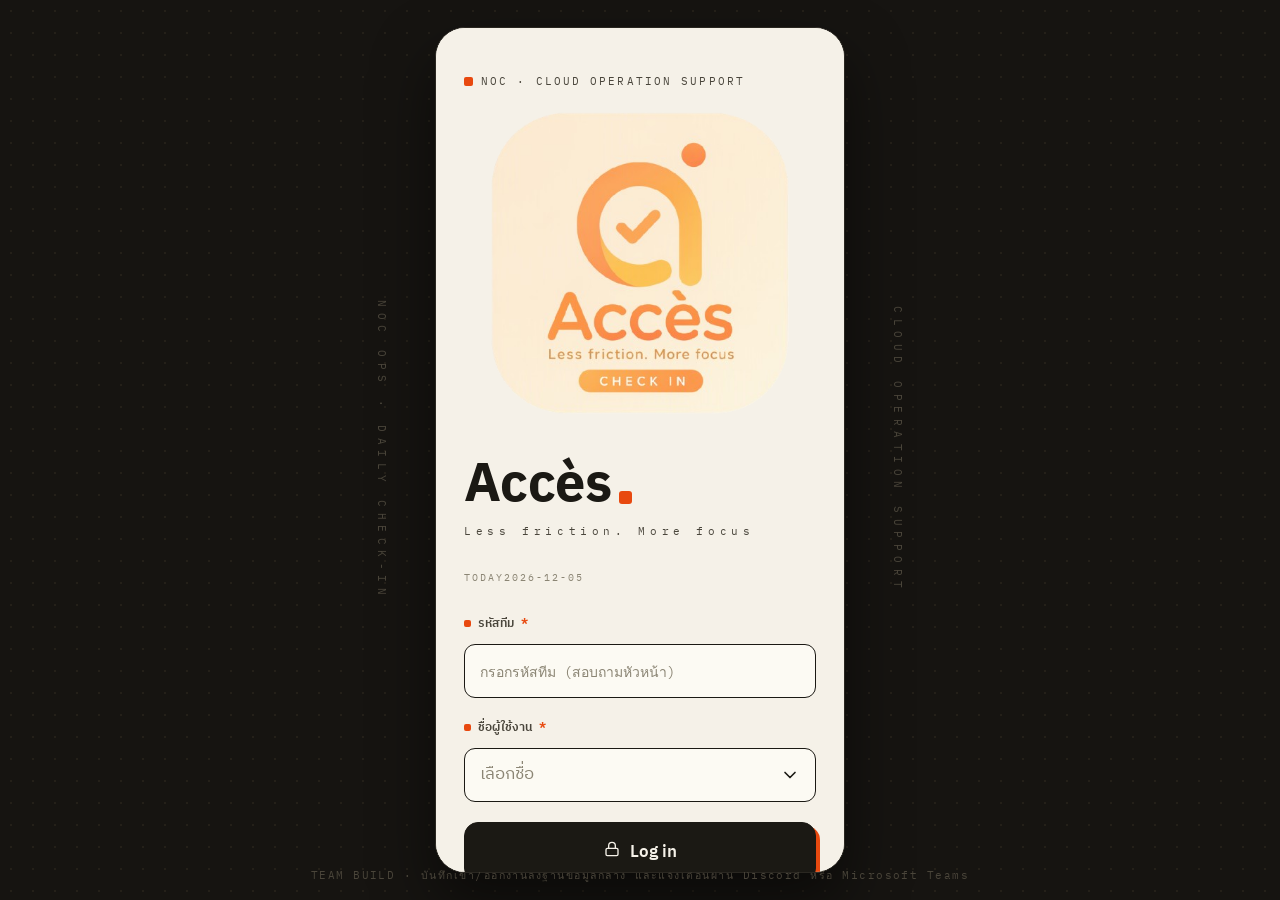
<file: site/public/index.html>
<!DOCTYPE html>
<html lang="th">
<head>
<meta charset="UTF-8">
<meta name="viewport" content="width=device-width, initial-scale=1, viewport-fit=cover"><link rel="icon" type="image/x-icon" href="acccs.ico">
<title> Accès -  "Less friction. More focus.</title>
<link rel="preconnect" href="https://fonts.googleapis.com">
<link rel="preconnect" href="https://fonts.gstatic.com" crossorigin>
<link href="https://fonts.googleapis.com/css2?family=IBM+Plex+Sans+Thai:wght@400;500;600;700&family=IBM+Plex+Mono:wght@400;500;600&display=swap" rel="stylesheet">
<style>
/* ---------- โทนสี / ตัวแปร ---------- */
:root{
  --paper:#F5F1E8; --paper-2:#ECE7DA; --card:#FCFAF3;
  --ink:#1B1914; --ink-2:#4A463C; --ink-3:#8B8574;
  --line:#D8D1BF; --line-2:#C4BCA6;
  --accent:#E8490F; --accent-deep:#C23A08; --ok:#1E7A46;
  --dark:#141310; --dark-2:#201E19; --dline:#3A372E; --dpaper:#F0EBDE;
  --sans:'IBM Plex Sans Thai',sans-serif; --mono:'IBM Plex Mono',monospace;
}
*{box-sizing:border-box;margin:0;padding:0}
html,body{height:100%}
body{font-family:var(--sans);background:#161411;color:var(--ink);-webkit-font-smoothing:antialiased;-webkit-tap-highlight-color:transparent}
button{font-family:inherit;cursor:pointer;color:inherit}
img{display:block}
.mono{font-family:var(--mono)}
.hidden{display:none!important}
:focus-visible{outline:2.5px solid var(--accent);outline-offset:2px}

/* ---------- เวที (desktop) ---------- */
.stage{min-height:100vh;display:flex;align-items:center;justify-content:center;position:relative;
  background-color:#161411;background-image:radial-gradient(#242019 1px,transparent 1.3px);background-size:22px 22px}
.side-label{position:absolute;top:50%;transform:translateY(-50%);writing-mode:vertical-rl;
  font-family:var(--mono);font-size:11px;letter-spacing:.5em;color:#4A453A;user-select:none}
.side-label.l{left:calc(50% - 265px)} .side-label.r{right:calc(50% - 265px)}
.stage-note{position:absolute;bottom:16px;left:0;right:0;text-align:center;
  font-family:var(--mono);font-size:10.5px;letter-spacing:.14em;color:#4A453A;user-select:none}

/* ---------- กรอบโทรศัพท์ ---------- */
.phone{position:relative;width:410px;height:min(870px,94vh);background:var(--paper);
  border:1.5px solid #2A2721;border-radius:30px;overflow:hidden;box-shadow:0 30px 60px rgba(0,0,0,.5)}
@media(max-width:560px){
  .phone{width:100%;height:100vh;height:100dvh;border-radius:0;border:none}
  .side-label,.stage-note{display:none}
  .stage{background:none}
}

/* ---------- ระบบหน้าจอ / ทรานซิชัน ---------- */
.screen{position:absolute;inset:0;background:var(--paper);overflow-y:auto;overflow-x:hidden;
  transform:translateX(100%);opacity:0;pointer-events:none;z-index:1;
  transition:transform .4s cubic-bezier(.22,.9,.3,1),opacity .4s}
.screen.active{transform:none;opacity:1;pointer-events:auto;z-index:2}
.screen.away-l{transform:translateX(-26%);opacity:0;pointer-events:none}
.screen.away-r{transform:translateX(26%);opacity:0;pointer-events:none}
.screen.pre-r{transition:none!important;transform:translateX(100%)}
.screen.pre-l{transition:none!important;transform:translateX(-100%)}
.no-anim .screen{transition:none!important}
.screen.dark{background:var(--dark);color:var(--dpaper)}

/* ---------- องค์ประกอบร่วม ---------- */
.lbl{display:flex;align-items:center;gap:7px;font-size:12px;font-weight:600;color:var(--ink-2)}
.lbl::before{content:'';width:7px;height:7px;background:var(--accent);border-radius:2px;flex:none}
.req{color:var(--accent);font-weight:700}
.tag{font-family:var(--mono);font-size:10.5px;letter-spacing:.16em;color:var(--ink-2)}
.icon-btn{width:42px;height:42px;flex:none;border:1.5px solid var(--ink);border-radius:11px;background:var(--card);
  display:grid;place-items:center;color:var(--ink);transition:transform .08s}
.icon-btn:active{transform:translate(1.5px,1.5px)}
.icon-btn.sm{width:34px;height:34px;border-radius:9px}
.icon-btn.dark{background:transparent;border-color:var(--dline);color:var(--dpaper)}
.mini-btn{display:inline-flex;align-items:center;gap:6px;font-size:12px;font-weight:600;padding:7px 11px;
  border:1.5px solid var(--ink);border-radius:9px;background:transparent;transition:transform .08s}
.mini-btn:active{transform:translate(1px,1px)}
.mini-btn.ondark{color:var(--dpaper);border-color:rgba(240,235,222,.45)}
.mini-btn.danger{color:var(--accent-deep);border-color:var(--accent-deep)}
.btn-primary{display:flex;align-items:center;justify-content:center;gap:10px;width:100%;height:60px;
  border:1.5px solid var(--ink);border-radius:14px;background:var(--ink);color:var(--paper);
  font-size:17px;font-weight:600;box-shadow:4px 4px 0 var(--accent);transition:transform .09s,box-shadow .09s}
.btn-primary:active{transform:translate(3px,3px);box-shadow:1px 1px 0 var(--accent)}
.btn-accent{display:flex;align-items:center;justify-content:center;gap:9px;height:58px;border:1.5px solid var(--accent-deep);
  border-radius:14px;background:var(--accent);color:#FFF6EC;font-size:17px;font-weight:700;
  box-shadow:4px 4px 0 var(--ink);transition:transform .09s,box-shadow .09s}
.btn-accent:active{transform:translate(3px,3px);box-shadow:1px 1px 0 var(--ink)}
.btn-accent:disabled{opacity:.75}
.btn-ghost{height:54px;border:1.5px solid var(--ink);border-radius:13px;background:transparent;
  font-size:16px;font-weight:600;transition:transform .08s}
.btn-ghost:active{transform:translate(1.5px,1.5px)}
.btn-ghost.dark{border-color:rgba(240,235,222,.5);color:var(--dpaper)}
.btn-paper{height:54px;border:1.5px solid var(--dpaper);border-radius:13px;background:var(--dpaper);color:var(--ink);
  font-size:16px;font-weight:700;transition:transform .08s}
.btn-paper:active{transform:translate(1.5px,1.5px)}
.spin{width:18px;height:18px;flex:none;border:2.5px solid rgba(255,246,236,.35);border-top-color:#FFF6EC;
  border-radius:50%;animation:rot .7s linear infinite}
@keyframes rot{to{transform:rotate(360deg)}}

/* ---------- ท็อปบาร์ ---------- */
.topbar{position:sticky;top:0;z-index:5;display:flex;align-items:center;gap:12px;padding:14px 16px;
  background:var(--paper);border-bottom:1.5px solid var(--ink)}
.topbar-title{flex:1;font-size:17px;font-weight:700}
.step-tag{font-family:var(--mono);font-size:10.5px;letter-spacing:.14em;color:var(--ink-2);
  border:1.5px solid var(--ink);padding:5px 9px;border-radius:8px}

/* ---------- ดรอปดาวน์ (bottom sheet) ---------- */
.dd-btn{width:100%;display:flex;align-items:center;justify-content:space-between;gap:10px;height:54px;padding:0 15px;
  border:1.5px solid var(--ink);border-radius:11px;background:var(--card);font-size:16.5px;text-align:left}
.dd-btn svg{flex:none;transition:transform .25s}
.dd-btn.open svg{transform:rotate(180deg)}
.dd-btn .ph{color:var(--ink-3);font-weight:400}
.dd.invalid .dd-btn{border-color:var(--accent);animation:shakeX .35s}
.dd-dark .dd-btn{border-color:rgba(240,235,222,.5);background:rgba(240,235,222,.06);color:var(--dpaper)}
.dd-dark .dd-btn .ph{color:rgba(240,235,222,.45)}
.dd-dark.invalid .dd-btn{border-color:var(--accent)}
@keyframes shakeX{20%{transform:translateX(-5px)}45%{transform:translateX(5px)}70%{transform:translateX(-3px)}}
.dd-backdrop{position:absolute;inset:0;background:rgba(20,18,14,.52);opacity:0;transition:opacity .28s;
  pointer-events:auto;z-index:40}
.dd-backdrop.show{opacity:1}
.dd-sheet{position:absolute;left:12px;right:12px;bottom:12px;background:var(--paper);border:1.5px solid var(--ink);
  border-radius:16px;padding:8px 10px 12px;box-shadow:5px 5px 0 rgba(27,25,20,.9);
  transform:translateY(105%);transition:transform .32s cubic-bezier(.2,.9,.27,1);pointer-events:auto;z-index:41}
.dd-sheet.open{transform:none}
.dd-sheet .grab{width:42px;height:4.5px;border-radius:99px;background:var(--line-2);margin:6px auto 4px}
.dd-head{display:flex;justify-content:space-between;align-items:center;padding:6px 8px 10px}
.dd-head .lbl{font-size:13px}
.dd-opt{width:100%;display:flex;align-items:center;justify-content:space-between;gap:12px;padding:13px 12px;
  border:1.5px solid transparent;border-radius:11px;background:transparent;text-align:left}
.dd-opt:hover{background:var(--paper-2)}
.dd-opt b{display:block;font-size:16px;font-weight:600}
.dd-opt small{display:block;font-size:12px;color:var(--ink-3);margin-top:2px;font-weight:400}
.dd-opt.sel{border-color:var(--ink);background:var(--card)}
.dd-opt .dd-check{color:var(--accent);flex:none}
.text-input{width:100%;height:54px;padding:0 15px;border:1.5px solid var(--ink);border-radius:11px;
  background:var(--card);font-family:var(--mono);font-size:16px;letter-spacing:.06em;color:var(--ink)}
.text-input::placeholder{color:var(--ink-3);letter-spacing:0;font-size:14px}

/* ---------- Toast ---------- */
#overlay-root{position:absolute;inset:0;pointer-events:none;z-index:70}
.toast-wrap{position:absolute;left:0;right:0;bottom:calc(18px + env(safe-area-inset-bottom));
  display:flex;flex-direction:column;align-items:center;gap:8px;z-index:60;pointer-events:none}
.toast{display:flex;align-items:center;gap:9px;max-width:calc(100% - 32px);background:var(--ink);color:var(--paper);
  border-radius:10px;padding:11px 15px;font-size:13.5px;font-weight:500;
  box-shadow:4px 4px 0 rgba(27,25,20,.3);opacity:0;transform:translateY(12px);transition:.28s;pointer-events:auto}
.toast.show{opacity:1;transform:none}
.toast svg{flex:none}
.toast.err svg{color:#FF6B35}.toast.ok svg{color:#4CBF82}

/* ---------- Modal ---------- */
.modal-bd{position:absolute;inset:0;background:rgba(20,18,14,.55);opacity:0;transition:opacity .25s;pointer-events:auto;z-index:50}
.modal-bd.show{opacity:1}
.modal{position:absolute;left:50%;top:50%;transform:translate(-50%,-46%);opacity:0;width:calc(100% - 36px);max-width:336px;
  max-height:82%;overflow:auto;background:var(--paper);border:1.5px solid var(--ink);border-radius:16px;
  box-shadow:6px 6px 0 var(--ink);transition:.28s cubic-bezier(.2,.9,.3,1);pointer-events:auto;z-index:51}
.modal.show{opacity:1;transform:translate(-50%,-50%)}
.modal-head{display:flex;justify-content:space-between;align-items:center;padding:13px 15px;border-bottom:1.5px dashed var(--line-2)}
.modal-ph img{width:100%;max-height:300px;object-fit:cover}
.modal .payload{margin:13px 15px 2px}
.modal-actions{display:flex;gap:10px;padding:13px 15px 15px}
.modal-actions .mini-btn{flex:1;justify-content:center}
.modal-text{padding:18px 17px 6px;font-size:14.5px;line-height:1.65;color:var(--ink-2)}

/* ---------- 1) หน้า Login ---------- */
.login-wrap{min-height:100%;display:flex;flex-direction:column;padding:46px 28px 26px}
.brand-tag{display:flex;align-items:center;gap:8px;font-family:var(--mono);font-size:10.5px;letter-spacing:.2em;color:var(--ink-2)}
.brand-tag::before{content:'';width:9px;height:9px;background:var(--accent);border-radius:2px}
.wordmark{font-size:54px;font-weight:700;line-height:1.05;letter-spacing:-.01em;margin-top:18px;display:flex;align-items:flex-end;gap:8px}
.wordmark .chop{width:13px;height:13px;background:var(--accent);border-radius:3px;margin-bottom:11px}
.wordmark-sub{font-family:var(--mono);font-size:11px;letter-spacing:.42em;color:var(--ink-2);margin-top:9px}
.punch-strip{display:flex;gap:5px;margin-top:26px}
.punch-strip i{width:10px;height:15px;border:1.5px solid var(--ink-2);border-radius:2.5px}
.punch-strip i.on{background:var(--ink);border-color:var(--ink)}
.punch-strip i.gap{margin-left:9px}
.punch-caption{font-family:var(--mono);font-size:10px;letter-spacing:.2em;color:var(--ink-3);margin-top:7px}
.login-fields{margin-top:30px;display:flex;flex-direction:column;gap:20px}
.login-hint{font-family:var(--mono);font-size:11px;color:var(--ink-3);letter-spacing:.06em;margin-top:16px}
.login-btn{width:100%;margin-top:14px}
.login-foot{margin-top:auto;padding-top:26px;text-align:center;font-family:var(--mono);font-size:10px;
  letter-spacing:.22em;color:var(--ink-3)}

/* ---------- 2) หน้า Home ---------- */
.topbar-id .tag{display:block;margin-bottom:3px}
.topbar-user{font-size:17px;font-weight:700;display:flex;align-items:center;gap:8px}
.topbar-user::before{content:'';width:8px;height:8px;border-radius:50%;background:var(--ok)}
.home-body{padding:22px 20px calc(26px + env(safe-area-inset-bottom));display:flex;flex-direction:column;gap:16px}
.cb-date{font-size:13.5px;font-weight:500;color:var(--ink-2)}
.cb-time{font-family:var(--mono);font-weight:600;font-size:46px;letter-spacing:.01em;margin:2px 0 6px;font-variant-numeric:tabular-nums}
.cb-shift{display:flex;align-items:center;gap:8px;font-size:13.5px;color:var(--ink-2);font-weight:500}
.cb-dot{width:9px;height:9px;border-radius:50%;flex:none}
.cb-dot.on{background:var(--ok)}.cb-dot.off{background:var(--line-2)}
.today-card{display:flex;align-items:center;justify-content:space-between;gap:12px;padding:15px 17px;
  border:1.5px dashed var(--line-2);border-radius:13px}
.today-card.done{border:1.5px solid var(--ink);background:var(--card)}
.tc-title{font-size:15.5px;font-weight:700}
.tc-title.ok{color:var(--ok)}
.tc-meta{font-family:var(--mono);font-size:11px;letter-spacing:.08em;color:var(--ink-3);margin-top:4px}
.tc-icon{color:var(--ink-3)}
.mini-stamp{font-family:var(--mono);font-size:11px;font-weight:600;letter-spacing:.1em;color:var(--ok);
  border:2px solid var(--ok);border-radius:7px;padding:5px 9px;transform:rotate(-6deg);flex:none}
.cta-checkin{display:flex;align-items:center;justify-content:space-between;gap:14px;width:100%;padding:17px 19px;
  border:1.5px solid var(--ink);border-radius:16px;background:var(--ink);color:var(--paper);
  box-shadow:5px 5px 0 var(--accent);transition:transform .09s,box-shadow .09s;text-align:left}
.cta-checkin:active{transform:translate(3px,3px);box-shadow:1px 1px 0 var(--accent)}
.cta-txt b{display:block;font-size:19px;font-weight:700}
.cta-txt .mono{display:block;font-size:10.5px;letter-spacing:.3em;color:rgba(245,241,232,.6);margin-top:4px}
.cta-ic{width:48px;height:48px;flex:none;border:1.5px solid rgba(245,241,232,.85);border-radius:12px;
  display:grid;place-items:center;transition:transform .2s}
.cta-checkin:hover .cta-ic{transform:translateX(4px)}
.hist-head{display:flex;align-items:center;gap:10px;margin-top:6px}
.hist-head .lbl{flex:1}
.hist-count{font-family:var(--mono);font-size:11px;color:var(--ink-3)}
.hist-row{display:flex;align-items:center;gap:12px;width:100%;padding:12px 2px;background:none;border:none;
  border-bottom:1.5px dashed var(--line-2);text-align:left}
.hist-thumb{width:46px;height:46px;flex:none;border-radius:9px;border:1.5px solid var(--ink);object-fit:cover;background:var(--paper-2)}
.hist-mid{flex:1;min-width:0}
.hist-name{font-size:15px;font-weight:700}
.hist-shift{font-family:var(--mono);font-size:11.5px;color:var(--ink-2);margin-left:8px}
.hist-meta{font-family:var(--mono);font-size:10.5px;letter-spacing:.06em;color:var(--ink-3);margin-top:3px}
.chip{display:inline-flex;align-items:center;gap:6px;flex:none;font-size:11px;font-weight:600;
  padding:5px 10px;border-radius:99px;border:1.5px solid}
.chip i{width:7px;height:7px;border-radius:50%}
.chip.st-on{color:var(--ok);border-color:var(--ok)}.chip.st-on i{background:var(--ok)}
.chip.st-rm{color:var(--accent-deep);border-color:var(--accent-deep)}.chip.st-rm i{background:var(--accent)}
.empty{border:1.5px dashed var(--line-2);border-radius:13px;padding:30px 20px;text-align:center;color:var(--ink-3)}
.empty svg{margin:0 auto 10px;display:block}
.empty p{font-size:13.5px;line-height:1.6}

/* ---------- 3) หน้า Form ---------- */
.form-body{padding:22px 20px calc(26px + env(safe-area-inset-bottom));display:flex;flex-direction:column;gap:18px}
.form-card{background:var(--card);border:1.5px solid var(--ink);border-radius:15px;overflow:hidden}
.fc-head{display:flex;justify-content:space-between;align-items:center;padding:13px 17px;background:var(--paper-2);
  border-bottom:1.5px solid var(--ink)}
.frow{padding:16px 17px;border-bottom:1.5px dashed var(--line-2)}
.frow:last-child{border-bottom:none}
.frow .lbl{margin-bottom:11px}
.fixed-val{display:flex;align-items:center;gap:9px;font-size:16.5px;font-weight:700;min-height:32px}
.fixed-val svg{color:var(--ink-3);flex:none}
.fx-tag{margin-left:auto;font-family:var(--mono);font-size:9.5px;letter-spacing:.16em;color:var(--ink-3);
  border:1.5px dashed var(--line-2);padding:4px 7px;border-radius:6px}
.form-note{display:flex;gap:10px;font-size:13px;line-height:1.7;color:var(--ink-2);padding:0 2px}
.form-note svg{flex:none;margin-top:2px;color:var(--accent)}

/* ---------- 4) หน้า Camera (โทนมืด) ---------- */
#scr-camera{display:flex;flex-direction:column;overflow:hidden}
.cam-top{display:flex;align-items:center;gap:12px;padding:14px 16px 8px}
.cam-title{flex:1;font-size:16px;font-weight:700}
.cam-title .tag{display:block;margin-top:3px;color:rgba(240,235,222,.5)}
.cam-status{padding:6px 16px 14px}
.cam-status .lbl{color:rgba(240,235,222,.6);margin-bottom:9px}
.cam-stage{flex:1;position:relative;background:#0B0A08;overflow:hidden}
.cam-stage video,.cam-stage #camFrozen{position:absolute;inset:0;width:100%;height:100%;object-fit:cover}
.vf-grid i{position:absolute;background:rgba(240,235,222,.16)}
.vf-grid .v{width:1px;top:7%;bottom:7%}
.vf-grid .h{height:1px;left:7%;right:7%}
.vf-brackets i{position:absolute;width:26px;height:26px;border:2.5px solid rgba(240,235,222,.85)}
.vf-brackets i:nth-child(1){top:14px;left:14px;border-right:none;border-bottom:none;border-radius:6px 0 0 0}
.vf-brackets i:nth-child(2){top:14px;right:14px;border-left:none;border-bottom:none;border-radius:0 6px 0 0}
.vf-brackets i:nth-child(3){bottom:14px;left:14px;border-right:none;border-top:none;border-radius:0 0 0 6px}
.vf-brackets i:nth-child(4){bottom:14px;right:14px;border-left:none;border-top:none;border-radius:0 0 6px 0}
.vf-ts{position:absolute;bottom:18px;left:16px;font-family:var(--mono);font-size:11px;letter-spacing:.08em;
  color:var(--dpaper);background:rgba(20,19,16,.66);padding:5px 9px;border-radius:6px;border:1px solid rgba(240,235,222,.25)}
.vf-state{position:absolute;top:16px;left:16px;display:flex;align-items:center;gap:7px;font-family:var(--mono);
  font-size:10px;letter-spacing:.2em;color:var(--dpaper);background:rgba(20,19,16,.62);padding:6px 10px;
  border-radius:6px;border:1px solid rgba(240,235,222,.25)}
.vf-state i{width:7px;height:7px;border-radius:50%;background:var(--accent);animation:blink 1.2s steps(2) infinite}
.vf-state.cap i{background:var(--dpaper);animation:none}
@keyframes blink{50%{opacity:.12}}
.flash{position:absolute;inset:0;background:#fff;opacity:0;pointer-events:none;z-index:3}
.flash.go{animation:flash .3s}
@keyframes flash{12%{opacity:.92}100%{opacity:0}}
.cam-error{position:absolute;inset:0;z-index:4;display:flex;flex-direction:column;align-items:center;justify-content:center;
  gap:15px;text-align:center;background:rgba(11,10,8,.92);padding:26px}
.cam-error svg{color:var(--accent)}
.cam-error p{font-size:14px;line-height:1.7;color:rgba(240,235,222,.85);max-width:270px}
.cam-err-actions{display:flex;gap:10px}
.cam-bottom{padding:12px 18px calc(15px + env(safe-area-inset-bottom))}
.file-alt{display:flex;align-items:center;gap:7px;margin:0 auto 13px;background:none;border:none;
  color:rgba(240,235,222,.55);font-size:12.5px;text-decoration:underline dotted;text-underline-offset:3px}
.file-alt:hover{color:rgba(240,235,222,.85)}
.shuttle-row{display:flex;align-items:center;justify-content:center;height:86px}
.shutter{width:76px;height:76px;border-radius:50%;border:4px solid var(--dpaper);background:transparent;
  display:grid;place-items:center}
.shutter span{width:58px;height:58px;border-radius:50%;background:var(--dpaper);transition:transform .12s,background .12s}
.shutter:active span{transform:scale(.82);background:var(--accent)}
.cam-actions{display:flex;gap:11px}
.cam-actions .btn-ghost{flex:1}.cam-actions .btn-paper{flex:1.5}

/* ---------- 5) หน้า Confirm ---------- */
.confirm-body{padding:22px 20px calc(26px + env(safe-area-inset-bottom));display:flex;flex-direction:column;gap:18px}
.photo-card{background:#FDFCF7;border:1.5px solid var(--ink);border-radius:7px;padding:10px 10px 12px;
  box-shadow:5px 5px 0 var(--ink);transform:rotate(-1.2deg)}
.ph-wrap{position:relative}
.ph-wrap img{width:100%;border-radius:3px;border:1px solid var(--line)}
.photo-ts{position:absolute;bottom:9px;left:9px;font-family:var(--mono);font-size:10.5px;letter-spacing:.08em;
  color:var(--dpaper);background:rgba(20,19,16,.7);padding:4px 8px;border-radius:5px}
.ph-caption{display:flex;justify-content:space-between;align-items:center;padding:10px 3px 0}
.ph-caption .tag{letter-spacing:.2em}
.sum-card{background:var(--card);border:1.5px solid var(--ink);border-radius:15px;overflow:hidden}
.srow{display:flex;justify-content:space-between;align-items:center;gap:16px;padding:13px 17px;
  border-bottom:1.5px dashed var(--line-2);font-size:15px}
.srow:last-child{border-bottom:none}
.srow .k{font-size:13px;font-weight:500;color:var(--ink-2)}
.srow .v{font-weight:700;text-align:right}
.srow .v.mono{font-family:var(--mono);font-weight:500;font-size:14px}
.payload-card{background:var(--ink);border-radius:15px;padding:14px 16px 16px;color:#E9E3D2}
.payload-head{display:flex;justify-content:space-between;align-items:center;margin-bottom:9px}
.payload-head .lbl{color:rgba(233,227,210,.65)}
.payload-head .lbl::before{background:var(--accent)}
.payload{font-family:var(--mono);font-size:13px;line-height:2;white-space:pre-wrap;user-select:all}
.confirm-actions{display:flex;gap:11px;flex-wrap:wrap}
.confirm-actions .btn-ghost{flex:1 1 100%}
.confirm-actions .btn-channel{flex:1 1 calc(50% - 6px);min-width:0}

/* ---------- 6) หน้า Success ---------- */
.success-wrap{min-height:100%;display:flex;flex-direction:column;align-items:center;text-align:center;
  padding:64px 26px calc(26px + env(safe-area-inset-bottom))}
.stamp-zone{position:relative;height:172px;display:grid;place-items:center;margin-bottom:10px}
.stamp{position:relative;display:inline-flex;flex-direction:column;align-items:center;gap:1px;
  border:3px solid var(--accent);color:var(--accent);border-radius:10px;padding:15px 30px 13px;
  transform:rotate(-7deg);mix-blend-mode:multiply;opacity:.92}
.stamp::before{content:'';position:absolute;inset:5px;border:1.5px solid var(--accent);border-radius:6px}
.stamp-top{font-family:var(--mono);font-size:10px;letter-spacing:.34em;font-weight:600}
.stamp-main{font-size:36px;font-weight:700;line-height:1.15;margin:3px 0 1px}
.stamp-sub{font-family:var(--mono);font-size:10.5px;letter-spacing:.22em;font-weight:600;
  border-top:1.5px solid var(--accent);padding-top:5px;margin-top:5px}
.stamp.in{animation:stampIn .55s cubic-bezier(.3,1.35,.45,1) both}
@keyframes stampIn{
  0%{transform:scale(2.5) rotate(-19deg);opacity:0}
  55%{transform:scale(.94) rotate(-6.5deg);opacity:.92}
  75%{transform:scale(1.05) rotate(-7.5deg)}
  100%{transform:scale(1) rotate(-7deg);opacity:.92}}
#scr-success.thud{animation:thud .32s .26s}
@keyframes thud{30%{transform:translateY(4px) scale(.995)}60%{transform:translateY(-2px)}}
.debris{position:absolute;background:var(--accent);opacity:0}
.debris.d1{width:9px;height:9px;top:18px;right:34px;transform:rotate(18deg)}
.debris.d2{width:6px;height:6px;bottom:22px;left:40px;transform:rotate(-24deg);background:var(--ink)}
.debris.d3{width:7px;height:7px;bottom:10px;right:70px;transform:rotate(40deg)}
.debris.in{animation:debris .4s .5s cubic-bezier(.2,.9,.3,1) both}
@keyframes debris{from{opacity:0;transform:scale(2) rotate(0)}to{opacity:.85}}
.succ-ts{font-family:var(--mono);font-size:12px;letter-spacing:.18em;color:var(--ink-2);margin-top:14px}
.succ-line{font-size:16px;font-weight:700;margin-top:7px}
.succ-note{font-size:13px;line-height:1.7;color:var(--ink-2);margin-top:10px;max-width:280px}
.payload-mini{width:100%;margin-top:22px}
.payload-mini .payload{background:var(--ink);color:#E9E3D2;border-radius:13px;padding:14px 15px;text-align:left}
.payload-mini .mini-btn{margin-top:11px}
#btnHome{margin-top:auto;padding-top:26px}
</style>
</head>
<body>
<div class="stage">
  <div class="side-label l">NOC OPS · DAILY CHECK-IN</div>
  <div class="side-label r">CLOUD OPERATION SUPPORT</div>

  <div class="phone" id="phone">

    <!-- 1) LOGIN -->
    <section class="screen active" id="scr-login">
      <div class="login-wrap">
        <div class="brand-tag">NOC · CLOUD OPERATION SUPPORT</div>
        <img src="ac3.png" alt="คำอธิบายรูปภาพ" class="logo-img">
        <h2 class="wordmark"> Accès <span class="chop"></span></h2>
        <div class="wordmark-sub">Less friction. More focus</div>
        <div class="punch-strip" id="punchStrip"></div>
        <div class="punch-caption" id="punchCaption"></div>

        <div class="login-fields">
          <div class="field">
            <label class="lbl">รหัสทีม <span class="req">*</span></label>
            <input id="inpCode" class="text-input" type="password" autocomplete="current-password"
                   placeholder="กรอกรหัสทีม (สอบถามหัวหน้า)" style="margin-top:11px">
          </div>
          <div class="field">
            <label class="lbl">ชื่อผู้ใช้งาน <span class="req">*</span></label>
            <div id="ddLoginName" style="margin-top:11px"></div>
          </div>
          <button class="btn-primary" id="btnLogin"><i data-icon="lock" data-size="16"></i>Log in 
          </button>
        </div>
        <div class="login-foot">TEAM BUILD · CENTRAL LOG</div>
      </div>
    </section>

    <!-- 2) HOME / DASHBOARD -->
    <section class="screen" id="scr-home">
      <header class="topbar">
        <div class="topbar-id">
          <span class="tag">NOC / CHECK-IN</span>
          <div class="topbar-user" id="homeUser">—</div>
        </div>
        <button class="icon-btn" id="btnLogout" title="ออกจากระบบ" aria-label="ออกจากระบบ"><i data-icon="log-out"></i></button>
      </header>
      <div class="home-body">
        <div class="clock-block">
          <div class="cb-date" data-date-thai>—</div>
          <div class="cb-time" data-clock>--:--:--</div>
          <div class="cb-shift"><span class="cb-dot" id="cbDot"></span><span id="shiftHint">—</span></div>
        </div>

        <div class="today-card" id="todayCard"></div>

        <button class="cta-checkin" id="btnCheckin">
          <span class="cta-txt"><b>รายงานตัวเลย</b><span class="mono">CHECK-IN NOW</span></span>
          <span class="cta-ic"><i data-icon="camera" data-size="22"></i></span>
        </button>

        <div class="hist-head">
          <span class="lbl">ทีมวันนี้</span>
          <span class="hist-count" id="teamCount">0 คน</span>
        </div>
        <div class="hist-list" id="teamList"></div>

        <div class="hist-head">
          <span class="lbl">ประวัติล่าสุด</span>
          <span class="hist-count" id="histCount">0 รายการ</span>
        </div>
        <div class="hist-list" id="histList"></div>
      </div>
    </section>

    <!-- 3) CHECK-IN FORM -->
    <section class="screen" id="scr-form">
      <header class="topbar">
        <button class="icon-btn" data-back="home" aria-label="ย้อนกลับ"><i data-icon="arrow-left"></i></button>
        <div class="topbar-title">ข้อมูลผู้รายงาน</div>
        <span class="step-tag">STEP 1/3</span>
      </header>
      <div class="form-body">
        <div class="form-card">
          <div class="fc-head"><span class="lbl">ข้อมูลผู้รายงาน</span><span class="tag">FORM · F-01</span></div>
          <div class="frow">
            <label class="lbl">ชื่อ (Name) <span class="req">*</span></label>
            <div id="ddName"></div>
          </div>
          <div class="frow">
            <label class="lbl">เวลาทำงาน (Shift) <span class="req">*</span></label>
            <div id="ddShift"></div>
          </div>
          <div class="frow">
            <label class="lbl">ตำแหน่ง (Role)</label>
            <div class="fixed-val"><i data-icon="lock" data-size="16"></i>NOC Engineer<span class="fx-tag">FIXED</span></div>
          </div>
          <div class="frow">
            <label class="lbl">โปรเจกต์ (Project)</label>
            <div class="fixed-val"><i data-icon="lock" data-size="16"></i>Cloud Operation Support<span class="fx-tag">FIXED</span></div>
          </div>
          <div class="frow">
            <label class="lbl">สถานะการทำงาน (Status) <span class="req">*</span></label>
            <div id="ddStatus"></div>
          </div>
        </div>
        <p class="form-note"><i data-icon="clock" data-size="17"></i>ระบบจะบันทึกวัน-เวลาอัตโนมัติเมื่อกดส่่งรายงาน และต้งองแนบรูปถ่ายจากกล้องทุกครั้ง</p>
        <button class="btn-primary" id="btnToCamera"><i data-icon="camera" data-size="20"></i>ถ่ายรูปประกอบรายงาน</button>
      </div>
    </section>

    <!-- 4) CAMERA -->
    <section class="screen dark" id="scr-camera">
      <div class="cam-top">
        <button class="icon-btn dark" data-back="form" aria-label="ย้อนกลับ"><i data-icon="arrow-left"></i></button>
        <div class="cam-title"><span id="camTitleText">ถ่ายรูปรายงานตัว</span><span class="tag" id="camStep">STEP 2/3 · VIEWFINDER</span></div>
        <button class="icon-btn dark" id="btnFlip" title="สลับกล้อง" aria-label="สลับกล้อง"><i data-icon="refresh-cw"></i></button>
      </div>
      <div class="cam-stage">
        <video id="camVideo" autoplay playsinline muted></video>
        <img id="camFrozen" class="hidden" alt="รูปที่ถ่าย">
        <div class="vf-grid" id="vfGrid"><i class="v" style="left:33.33%"></i><i class="v" style="left:66.66%"></i><i class="h" style="top:33.33%"></i><i class="h" style="top:66.66%"></i></div>
        <div class="vf-brackets"><i></i><i></i><i></i><i></i></div>
        <div class="vf-state" id="vfState"><i></i><span>LIVE</span></div>
        <div class="vf-ts" id="vfTs">--:--:--</div>
        <div class="flash" id="flash"></div>
        <div class="cam-error hidden" id="camError">
          <i data-icon="alert" data-size="34"></i>
          <p id="camErrMsg"></p>
          <div class="cam-err-actions">
            <button class="mini-btn ondark" id="btnRetryCam">ลองใหม่</button>
            <button class="mini-btn ondark" id="btnFileErr">เลือกไฟล์รูปแทน</button>
          </div>
        </div>
      </div>
      <div class="cam-bottom">
        <button class="file-alt" id="btnFileAlt"><i data-icon="image" data-size="15"></i>แนบรูปจากไฟล์แทน (กรณีไม่มีกล้อง)</button>
        <div class="shuttle-row" id="shuttleWrap">
          <button class="shutter" id="btnShutter" aria-label="ถ่ายรูป"><span></span></button>
        </div>
        <div class="cam-actions hidden" id="camActions">
          <button class="btn-ghost dark" id="btnRetake">ถ่ายใหม่</button>
          <button class="btn-paper" id="btnUseShot">ใช้รูปนี้</button>
        </div>
      </div>
    </section>

    <!-- 5) CONFIRMATION -->
    <section class="screen" id="scr-confirm">
      <header class="topbar">
        <button class="icon-btn" data-back="camera" aria-label="ย้อนกลับ"><i data-icon="arrow-left"></i></button>
        <div class="topbar-title" id="cfTitle">ตรวจสอบก่อนบันทึก</div>
        <span class="step-tag">STEP 3/3</span>
      </header>
      <div class="confirm-body">
        <div class="photo-card">
          <div class="ph-wrap">
            <img id="cfPhoto" alt="รูปประกอบรายงาน">
            <span class="photo-ts" id="cfShotTs">SHOT --:--:--</span>
          </div>
          <div class="ph-caption">
            <span class="tag">PHOTO · ATTACHED</span>
            <button class="mini-btn" id="btnRetakeMini"><i data-icon="camera" data-size="14"></i>ถ่ายใหม่</button>
          </div>
        </div>

        <div class="sum-card">
          <div class="fc-head"><span class="lbl">สรุปข้อมูลทั้งหมด</span><span class="tag">SUMMARY</span></div>
          <div class="srow"><span class="k">Name</span><span class="v" id="cfName">—</span></div>
          <div class="srow"><span class="k">Role</span><span class="v">NOC Engineer</span></div>
          <div class="srow"><span class="k">Shift</span><span class="v mono" id="cfShift">—</span></div>
          <div class="srow"><span class="k">Project</span><span class="v">Cloud Operation Support</span></div>
          <div class="srow"><span class="k">Status</span><span class="v" id="cfStatus">—</span></div>
          <div class="srow hidden" id="cfInRow"><span class="k">เข้างาน (Check-in)</span><span class="v mono" id="cfInTime">—</span></div>
          <div class="srow"><span class="k">เวลาที่บันทึก (อัตโนมัติ)</span><span class="v mono" data-clock>--:--:--</span></div>
        </div>

        <div class="payload-card">
          <div class="payload-head">
            <span class="lbl">ข้อความที่จะส่ง</span>
            <button class="mini-btn ondark" id="btnCopyPayload"><i data-icon="copy" data-size="14"></i>คัดลอกข้อความและรูป</button>
          </div>
          <pre class="payload" id="cfPayload"></pre>
        </div>

        <div class="confirm-actions">
          <button class="btn-ghost" data-back="form">แก้ไขข้อมูล</button>
          <button class="btn-accent btn-channel" id="btnSendDiscord">ส่งเข้า Discord</button>
          <button class="btn-accent btn-channel" id="btnSendTeams">ส่งเข้า Microsoft Teams</button>
        </div>
      </div>
    </section>

    <!-- 6) SUCCESS -->
    <section class="screen" id="scr-success">
      <div class="success-wrap">
        <div class="stamp-zone">
          <span class="debris d1"></span><span class="debris d2"></span><span class="debris d3"></span>
          <div class="stamp" id="stamp">
            <span class="stamp-top">NOC OPS</span>
            <span class="stamp-main" id="stampMain">รายงานเข้า</span>
            <span class="stamp-sub" id="stampSub">CHECKED-IN</span>
          </div>
        </div>
        <div class="succ-ts" id="succTs">—</div>
        <div class="succ-line" id="succLine">—</div>
        <p class="succ-note" id="succNote">บันทึกเวลาและรูปถ่ายไว้ในฐานข้อมูลกลางแล้ว</p>
        <div class="payload-mini">
          <pre class="payload" id="succPayload"></pre>
          <button class="mini-btn" id="btnCopy2"><i data-icon="copy" data-size="14"></i>คัดลอกข้อความรายงาน</button>
        </div>
        <button class="btn-primary" id="btnHome">กลับหน้าหลัก</button>
      </div>
    </section>

    <!-- โอเวอร์เลย์: ชีตดรอปดาวน์ / โมดัล / toast -->
    <div id="overlay-root"><div class="toast-wrap" id="toastWrap"></div></div>
  </div>

  <div class="stage-note">TEAM BUILD · บันทึกเข้า/ออกงานลงฐานข้อมูลกลาง และแจ้งเตือนผ่าน Discord หรือ Microsoft Teams</div>
</div>

<input type="file" id="fileInput" accept="image/*" capture="environment" hidden>

<script>
(function(){
'use strict';
/* ============ ค่าคงที่ตามข้อกำหนด ============ */
const NAMES = ["Apisith  Kogram", "Phanuphong Lachantha", "Phanuwat Keawon", "Phudtan Sodsai", "Pipatpong Srisara", "Prapatsorn Sodjaimai", "Sasiwan Laohapornsvan", "Supaporn Khumsombat", "Thanachot Phuttiwarakul", "Tinapat Sangdang"]; // เพิ่มรายชื่อได้ในอนาคตที่นี่
const SHIFTS=[
  {v:'07.00-19.00',label:'07.00 – 19.00',sub:'กะเช้า · 12 ชั่วโมง'},
  {v:'08.00-20.00',label:'08.00 – 20.00',sub:'กะบ้าย · 12 ชั่วโมง'},
  {v:'19.00-07.00',label:'19.00 – 07.00',sub:'กะดึก · 12 ชั่วโมง'},
  {v:'20.00-08.00',label:'20.00 – 08.00',sub:'กะดึก · 12 ชั่วโมง'}
];
const STATUSES=[
  {v:'On-site',label:'On-site',sub:'ปฏิบัติงาน ณ ศูนย์ปฏิบัติการ'},
  {v:'Remote-work',label:'Remote-work',sub:'ปฏิบัติงานทางไกล'}
];
const ROLE='NOC Engineer', PROJECT='Cloud Operation Support';
const DISCORD_WEBHOOK_URL='https://discord.com/api/webhooks/1549379114459340882/6YJ89tL_jhobHBz2aHQjHEq6TtGYJ6JhoP1Dt_Tw-Qu7c0EDEVYc20khyYY8t0E_ccvS';
const TEAMS_WEBHOOK_URL='https://default45be8033beb74d4bab77608ee11e64.49.environment.api.powerplatform.com:443/powerautomate/automations/direct/cu/16/workflows/2a7888e641ea441083282341ae400752/triggers/manual/paths/invoke?api-version=1&sp=%2Ftriggers%2Fmanual%2Frun&sv=1.0&sig=ERUCHpeSsIR1WPFcoMWUPQp_yMApUlk-vYVCPVi8g8M';
const CODE_KEY='noc_team_code', SESS='noc_checkin_session_v1';

/* ============ ตัวช่วยทั่วไป ============ */
const $=s=>document.querySelector(s), $$=s=>Array.from(document.querySelectorAll(s));
const pad=n=>String(n).padStart(2,'0');
const ENM=['JAN','FEB','MAR','APR','MAY','JUN','JUL','AUG','SEP','OCT','NOV','DEC'];
const fmtClock=(d=new Date())=>pad(d.getHours())+':'+pad(d.getMinutes())+':'+pad(d.getSeconds());
const fmtHM=(ts)=>{const d=new Date(ts);return pad(d.getHours())+':'+pad(d.getMinutes())};
const fmtShortTs=ts=>{const d=new Date(ts);return pad(d.getDate())+' '+ENM[d.getMonth()]+' · '+pad(d.getHours())+':'+pad(d.getMinutes())};
const fmtFullTs=ts=>{const d=new Date(ts);return d.getFullYear()+'-'+pad(d.getMonth()+1)+'-'+pad(d.getDate())+' '+fmtClock(d)};
const thFullDate=(d=new Date())=>new Intl.DateTimeFormat('th-TH',{dateStyle:'full'}).format(d);
const sameDay=(a,b=new Date())=>{const x=new Date(a);return x.getFullYear()===b.getFullYear()&&x.getMonth()===b.getMonth()&&x.getDate()===b.getDate()};
const store=(k,v)=>{try{localStorage.setItem(k,JSON.stringify(v));return true}catch(e){return false}};
const load=k=>{try{return JSON.parse(localStorage.getItem(k))}catch(e){return null}};
const elFromHTML=h=>{const t=document.createElement('div');t.innerHTML=h.trim();return t.firstElementChild};
const esc=s=>String(s==null?'':s).replace(/[&<>"']/g,c=>({'&':'&amp;','<':'&lt;','>':'&gt;','"':'&quot;',"'":'&#39;'}[c]));
const durText=(a,b)=>{const ms=Math.max(0,new Date(b)-new Date(a));const h=Math.floor(ms/3600000),m=Math.round((ms%3600000)/60000);return h+' ชม. '+pad(m)+' น.'};

/* ============ ชุดไอคอน (SVG ในไฟล์ ไม่พึ่ง CDN) ============ */
const ICONS={
 'arrow-left':'<path d="m12 19-7-7 7-7"/><path d="M19 12H5"/>',
 'camera':'<path d="M14.5 4h-5L7 7H4a2 2 0 0 0-2 2v9a2 2 0 0 0 2 2h16a2 2 0 0 0 2-2V9a2 2 0 0 0-2-2h-3l-2.5-3z"/><circle cx="12" cy="13" r="3"/>',
 'image':'<rect width="18" height="18" x="3" y="3" rx="2" ry="2"/><circle cx="9" cy="9" r="2"/><path d="m21 15-3.086-3.086a2 2 0 0 0-2.828 0L6 21"/>',
 'chevron-down':'<path d="m6 9 6 6 6-6"/>',
 'log-out':'<path d="M9 21H5a2 2 0 0 1-2-2V5a2 2 0 0 1 2-2h4"/><polyline points="16 17 21 12 16 7"/><line x1="21" x2="9" y1="12" y2="12"/>',
 'refresh-cw':'<path d="M3 12a9 9 0 0 1 9-9 9.75 9.75 0 0 1 6.74 2.74L21 8"/><path d="M21 3v5h-5"/><path d="M21 12a9 9 0 0 1-9 9 9.75 9.75 0 0 1-6.74-2.74L3 16"/><path d="M8 16H3v5"/>',
 'copy':'<rect width="14" height="14" x="8" y="8" rx="2" ry="2"/><path d="M4 16c-1.1 0-2-.9-2-2V4c0-1.1.9-2 2-2h10c1.1 0 2 .9 2 2"/>',
 'trash':'<path d="M3 6h18"/><path d="M19 6v14a2 2 0 0 1-2 2H7a2 2 0 0 1-2-2V6"/><path d="M8 6V4a2 2 0 0 1 2-2h4a2 2 0 0 1 2 2v2"/>',
 'x':'<path d="M18 6 6 18"/><path d="m6 6 12 12"/>',
 'alert':'<circle cx="12" cy="12" r="10"/><line x1="12" x2="12" y1="8" y2="12"/><line x1="12" x2="12.01" y1="16" y2="16"/>',
 'check':'<path d="M20 6 9 17l-5-5"/>',
 'check-circle':'<circle cx="12" cy="12" r="10"/><path d="m9 12 2 2 4-4"/>',
 'lock':'<rect width="18" height="11" x="3" y="11" rx="2" ry="2"/><path d="M7 11V7a5 5 0 0 1 10 0v4"/>',
 'clock':'<circle cx="12" cy="12" r="10"/><polyline points="12 6 12 12 16 14"/>',
 'delete':'<path d="M21 4H8l-7 8 7 8h13a2 2 0 0 0 2-2V6a2 2 0 0 0-2-2Z"/><path d="m18 9-6 6"/><path d="m12 9 6 6"/>'
};
const icon=(n,s=18)=>'<svg width="'+s+'" height="'+s+'" viewBox="0 0 24 24" fill="none" stroke="currentColor" stroke-width="2" stroke-linecap="round" stroke-linejoin="round">'+ICONS[n]+'</svg>';
 $$('[data-icon]').forEach(n=>n.innerHTML=icon(n.dataset.icon,n.dataset.size||18));

/* ============ สถานะแอป ============ */
const state={user:null,code:null,mode:'in',name:null,shift:null,status:null,photo:null,thumb:null,photoTs:null,
  teamToday:[],recent:[],myOpen:null,myLast:null,lastRecord:null,lastNotified:null};
let busyLogin=false;
const camCtl={stream:null,facing:'user'};

/* ============ เรียก API (ต้องมีรหัสทีม) ============ */
function onUnauthorized(){
  state.code=null;
  try{localStorage.removeItem(CODE_KEY)}catch(e){}
  paintCodeField();
  if(currentId!=='login'){
    toast('รหัสทีมไม่ถูกต้องหรือถูกเปลี่ยน กรุณาเข้าสู่ระบบใหม่','err');
    go('login',-1);
  }
}
async function api(path,opts={}){
  const headers={'x-team-code':state.code||''};
  if(opts.body!==undefined)headers['content-type']='application/json';
  let res;
  try{
    res=await fetch(path,{method:opts.method||'GET',headers,cache:'no-store',
      body:opts.body!==undefined?JSON.stringify(opts.body):undefined});
  }catch(err){
    const e=new Error('เชื่อมต่อเซิร์ฟเวอร์ไม่ได้');e.offline=true;throw e;
  }
  if(res.status===401){onUnauthorized();const e=new Error('unauthorized');e.unauthorized=true;throw e}
  let data=null;
  try{data=await res.json()}catch(e){}
  if(!res.ok){
    const e=new Error((data&&data.error)||('HTTP '+res.status));
    e.status=res.status;e.data=data;throw e;
  }
  return data;
}

/* ============ Toast ============ */
function toast(msg,type='info'){
  const t=elFromHTML('<div class="toast '+type+'">'+icon(type==='ok'?'check-circle':'alert',18)+'<span>'+esc(msg)+'</span></div>');
  $('#toastWrap').appendChild(t);
  requestAnimationFrame(()=>t.classList.add('show'));
  setTimeout(()=>{t.classList.remove('show');setTimeout(()=>t.remove(),300)},2600);
}

/* ============ คัดลอกข้อความ ============ */
async function copyText(t){
  try{await navigator.clipboard.writeText(t);toast('คัดลอกข้อความแล้ว','ok');return}catch(e){}
  const ta=document.createElement('textarea');ta.value=t;ta.style.cssText='position:fixed;opacity:0';
  document.body.appendChild(ta);ta.select();
  try{document.execCommand('copy');toast('คัดลอกข้อความแล้ว','ok')}
  catch(_){toast('คัดลอกไม่สำเร็จ','err')}
  ta.remove();
}
async function copyReport(text,photo){
  if(photo&&navigator.clipboard&&window.ClipboardItem){
    try{
      const imageBlob=await (await fetch(photo)).blob();
      await navigator.clipboard.write([
        new ClipboardItem({
          [imageBlob.type||'image/jpeg']:imageBlob,
          'text/plain':new Blob([text],{type:'text/plain'})
        })
      ]);
      toast('คัดลอกข้อความและรูปภาพแล้ว','ok');
      return;
    }catch(error){
      console.warn('Copying report image failed, using text fallback:',error);
    }
  }
  await copyText(text);
}

/* ============ ดรอปดาวน์แบบ bottom-sheet ============ */
let activeClose=null;
document.addEventListener('keydown',e=>{if(e.key==='Escape'&&activeClose)activeClose()});
function makeDD(sel,opt){
  const mount=typeof sel==='string'?$(sel):sel;
  let value=opt.value??null, openFl=false;
  mount.classList.add('dd');
  mount.innerHTML='<button type="button" class="dd-btn '+(opt.dark?'dd-dark':'')+'"><span class="dd-val"></span>'+icon('chevron-down',20)+'</button>';
  const btn=mount.querySelector('.dd-btn');
  const paint=()=>{
    const o=opt.options.find(x=>x.v===value);
    btn.querySelector('.dd-val').innerHTML=o?'<b>'+esc(o.label)+'</b>':'<span class="ph">'+esc(opt.placeholder||'เลือก')+'</span>';
    mount.classList.remove('invalid');
  };
  paint();
  function open(){
    if(openFl)return; openFl=true; btn.classList.add('open');
    const bd=elFromHTML('<div class="dd-backdrop"></div>');
    const sheet=elFromHTML('<div class="dd-sheet"><div class="grab"></div>'+
      '<div class="dd-head"><span class="lbl">'+esc(opt.label)+'</span><button class="icon-btn sm">'+icon('x',16)+'</button></div>'+
      '<div class="dd-opts">'+opt.options.map(o=>
        '<button type="button" class="dd-opt'+(o.v===value?' sel':'')+'" data-v="'+esc(o.v)+'">'+
        '<span><b>'+esc(o.label)+'</b>'+(o.sub?'<small>'+esc(o.sub)+'</small>':'')+'</span>'+
        (o.v===value?'<span class="dd-check">'+icon('check',17)+'</span>':'')+'</button>').join('')+
      '</div></div>');
    $('#overlay-root').append(bd,sheet);
    requestAnimationFrame(()=>{bd.classList.add('show');sheet.classList.add('open')});
    const close=()=>{if(!openFl)return;openFl=false;btn.classList.remove('open');activeClose=null;
      bd.classList.remove('show');sheet.classList.remove('open');
      setTimeout(()=>{bd.remove();sheet.remove()},330)};
    activeClose=close;
    bd.onclick=close; sheet.querySelector('.dd-head .icon-btn').onclick=close;
    sheet.querySelectorAll('.dd-opt').forEach(b=>b.onclick=()=>{
      value=b.dataset.v;paint();close();opt.onChange&&opt.onChange(value);
    });
  }
  btn.onclick=open;
  return{
    get value(){return value},
    set(v){value=v;paint()},
    flash(){mount.classList.add('invalid');setTimeout(()=>mount.classList.remove('invalid'),1600)}
  };
}

/* ============ โมดัล ============ */
function openModal(inner){
  const bd=elFromHTML('<div class="modal-bd"></div>');
  const m=elFromHTML('<div class="modal">'+inner+'</div>');
  $('#overlay-root').append(bd,m);
  requestAnimationFrame(()=>{bd.classList.add('show');m.classList.add('show')});
  let closed=false;
  const close=()=>{if(closed)return;closed=true;activeClose=null;
    bd.classList.remove('show');m.classList.remove('show');
    setTimeout(()=>{bd.remove();m.remove()},280)};
  activeClose=close; bd.onclick=close;
  m.querySelectorAll('[data-close]').forEach(b=>b.onclick=close);
  return{close,root:m};
}

/* ============ เราเตอร์หน้าจอ ============ */
let current=$('#scr-login'), currentId='login';
const hooks={
  home:{enter(){renderHome();refresh()}},
  form:{enter(){state.mode='in';if(!state.name){state.name=state.user;ddName.set(state.user)}}},
  camera:{enter:enterCamera,leave:leaveCamera},
  confirm:{enter:renderConfirm},
  success:{enter:renderSuccess}
};
function go(id,dir=1){
  const next=$('#scr-'+id);
  if(current===next)return;
  if(hooks[currentId]&&hooks[currentId].leave)hooks[currentId].leave();
  next.classList.add(dir>0?'pre-r':'pre-l');
  next.getBoundingClientRect(); // บังคับ reflow
  next.classList.remove('pre-r','pre-l');
  next.classList.add('active');
  if(current){
    current.classList.remove('active');
    current.classList.add(dir>0?'away-l':'away-r');
    setTimeout(()=>current.classList.remove('away-l','away-r'),430);
  }
  current=next;currentId=id;next.scrollTop=0;
  if(hooks[id]&&hooks[id].enter)hooks[id].enter();
}
 $$('[data-back]').forEach(b=>b.addEventListener('click',()=>go(b.dataset.back,-1)));

/* ============ นาฬิกา (เดินสดทุกหน้า) ============ */
function shiftHintUpdate(now){
  const h=now.getHours(),el=$('#shiftHint'),dot=$('#cbDot');
  let t,cls;
  if(h>=7&&h<19){t='อยู่ในช่วงกะ 7.00 – 19.00';cls='on'}
  else if(h>=8&&h<20){t='อยู่ในช่วงกะ 8.00 – 20.00';cls='on'}
  else{t='อยู่นอกช่วงกะที่กำหนด';cls='off'}
  if(el)el.textContent=t; if(dot)dot.className='cb-dot '+cls;
}
function tick(){
  const now=new Date();
  $$('[data-clock]').forEach(n=>n.textContent=fmtClock(now));
  $$('[data-date-thai]').forEach(n=>n.textContent=thFullDate(now));
  const vf=$('#vfTs'); if(vf)vf.textContent=fmtFullTs(now);
  shiftHintUpdate(now);
}
tick(); setInterval(tick,500);

/* ============ Login : รหัสทีม + ชื่อผู้ใช้ ============ */
(function buildPunch(){
  const d=new Date();
  $('#punchCaption').textContent='TODAY'+d.getFullYear()+'-'+pad(d.getMonth()+1)+'-'+pad(d.getDate());
})();

const ddLogin=makeDD('#ddLoginName',{label:'เลือกชื่อผู้ใช้งาน',options:NAMES.map(n=>({v:n,label:n})),placeholder:'เลือกชื่อ'});
const inpCode=$('#inpCode');
function paintCodeField(){
  let saved=null;
  try{saved=localStorage.getItem(CODE_KEY)}catch(e){}
  inpCode.value=saved||'';
}
paintCodeField();

$('#btnLogin').onclick=async()=>{
  if(busyLogin)return;
  if(!ddLogin.value){toast('กรุณาเลือกชื่อผู้ใช้งาน','err');ddLogin.flash();return}
  const code=(inpCode.value||'').trim();
  if(!code){toast('กรุณากรอกรหัสทีม','err');inpCode.focus();ddLogin.flash();return}
  busyLogin=true;
  const btn=$('#btnLogin'), label=btn.innerHTML;
  btn.disabled=true; btn.innerHTML='<span class="spin"></span>กำลังเข้าสู่ระบบ…';
  try{
    await api('/api/session',{method:'POST',body:{code}});
    state.code=code;
    try{localStorage.setItem(CODE_KEY,code)}catch(e){}
    state.user=ddLogin.value;
    store(SESS,{name:state.user,at:Date.now()});
    resetDraft();
    toast('ยินดีต้อนรับ'+state.user,'ok');
    go('home');
  }catch(err){
    if(err.offline)toast('เชื่อมต่อเซิร์ฟเวอร์ไม่ได้ กรุณาลองใหม่','err');
    else toast('รหัสทีมไม่ถูกต้อง','err');
    ddLogin.flash();
  }finally{
    busyLogin=false; btn.disabled=false; btn.innerHTML=label;
  }
};
 $('#btnLogout').onclick=()=>{
  try{localStorage.removeItem(SESS)}catch(e){}
  state.user=null;state.myOpen=null;state.myLast=null;state.teamToday=[];state.recent=[];
  ddLogin.set(null);paintCodeField();
  toast('ออกจากระบบแล้ว','ok');
  go('login',-1);
};

/* ============ Home / Dashboard ============ */
function recRow(r){
  const mine=r.name===state.user, out=!!r.checkOutAt;
  return '<button class="hist-row" data-id="'+esc(r.id)+'">'+
    '<img class="hist-thumb" src="'+(r.thumbIn||'')+'" alt="">'+
    '<div class="hist-mid"><div class="hist-name">'+esc(r.name)+(mine?'<span class="hist-shift">คุณ</span>':'')+'</div>'+
    '<div class="hist-meta">IN '+fmtHM(r.checkInAt)+(out?' · OUT '+fmtHM(r.checkOutAt):' · ยังไม่ลงออก')+'</div></div>'+
    '<span class="chip '+(r.status==='On-site'?'st-on':'st-rm')+'"><i></i>'+esc(r.status)+'</span></button>';
}
function renderHome(){
  $('#homeUser').textContent=state.user||'—';
  const mine=state.teamToday.filter(r=>r.name===state.user);
  const open=mine.find(r=>!r.checkOutAt)||null;
  const last=mine.length?mine[mine.length-1]:null;
  state.myOpen=open; state.myLast=last;

  const tc=$('#todayCard');
  if(!last){
    tc.classList.remove('done');
    tc.innerHTML='<div><div class="tc-title">ยังไม่ได้รายงานตัววันนี้</div>'+
      '<div class="tc-meta">กดปุ่มด้านล่างเพื่อเริ่มรายงานตัว</div></div>'+
      '<span class="tc-icon">'+icon('clock',24)+'</span>';
  }else if(open){
    tc.classList.add('done');
    tc.innerHTML='<div><div class="tc-title ok">เข้าเวรแล้ว '+fmtHM(open.checkInAt)+'</div>'+
      '<div class="tc-meta">'+fmtShortTs(open.checkInAt)+' · รอลงเวลาออก</div></div>'+
      '<span class="mini-stamp">ON DUTY</span>';
  }else{
    tc.classList.add('done');
    tc.innerHTML='<div><div class="tc-title ok">ลงเวลาออกแล้ว</div>'+
      '<div class="tc-meta">IN '+fmtHM(last.checkInAt)+' · OUT '+fmtHM(last.checkOutAt)+' · '+durText(last.checkInAt,last.checkOutAt)+'</div></div>'+
      '<span class="mini-stamp">DONE</span>';
  }

  const cta=$('#btnCheckin');
  if(open){
    cta.innerHTML='<span class="cta-txt"><b>ลงเวลาออกงาน</b><span class="mono">CHECK-OUT NOW</span></span><span class="cta-ic">'+icon('log-out',22)+'</span>';
  }else{
    cta.innerHTML='<span class="cta-txt"><b>รายงานตัวเข้า</b><span class="mono">CHECK-IN NOW</span></span><span class="cta-ic">'+icon('camera',22)+'</span>';
  }

  const team=state.teamToday;
  $('#teamCount').textContent=team.length+' คน';
  $('#teamList').innerHTML=team.length?team.map(recRow).join(''):
    '<div class="empty">'+icon('clock',30)+'<p>วันนี้ยังไม่มีใครรายงานตัว</p></div>';

  $('#histCount').textContent=state.recent.length+' รายการ';
  $('#histList').innerHTML=state.recent.length?state.recent.map(recRow).join(''):
    '<div class="empty">'+icon('image',30)+'<p>ยังไม่มีประวัติการรายงาน<br>รายงานตัวครั้งแรกของคุณวันนี้เลย</p></div>';

  $$('#teamList .hist-row,#histList .hist-row').forEach(b=>b.onclick=()=>openRecord(b.dataset.id));
}
async function loadData(){
  const [day,recent]=await Promise.all([api('/api/attendance'),api('/api/recent?limit=20')]);
  state.teamToday=day.records||[];
  state.recent=recent.records||[];
}
async function refresh(){
  try{
    await loadData();
    renderHome();
  }catch(err){
    if(!err.unauthorized)toast(err.offline?'เชื่อมต่อเซิร์ฟเวอร์ไม่ได้':'โหลดข้อมูลไม่สำเร็จ','err');
  }
}
 $('#btnCheckin').onclick=()=>{
  if(state.myOpen){startCheckout()}
  else{state.mode='in';go('form')}
};
async function openRecord(id){
  let rec;
  try{rec=(await api('/api/attendance/'+encodeURIComponent(id))).record}
  catch(err){if(!err.unauthorized)toast('เปิดรายการไม่สำเร็จ','err');return}
  const block=(src,label)=>src?'<div class="tag" style="padding:10px 15px 4px">'+label+'</div><div class="modal-ph"><img src="'+src+'" alt=""></div>':'';
  const {close}=openModal(
    '<div class="modal-head"><span class="lbl">'+esc(rec.name)+' · '+fmtShortTs(rec.checkInAt)+'</span>'+
    '<button class="icon-btn sm" data-close>'+icon('x',16)+'</button></div>'+
    block(rec.photoIn,'PHOTO · CHECK-IN')+
    block(rec.photoOut,'PHOTO · CHECK-OUT')+
    '<pre class="payload" style="margin:13px 15px 2px">'+esc(payloadText(rec))+'</pre>'+
    '<div class="modal-actions"><button class="mini-btn" id="mCopy">'+icon('copy',14)+' คัดลอก</button>'+
    '<button class="mini-btn" data-close>ปิด</button></div>');
  setTimeout(()=>{const c=$('#mCopy');if(c)c.onclick=()=>copyText(payloadText(rec))});
}

/* ============ Check-in Form ============ */
const ddName=makeDD('#ddName',{label:'เลือกชื่อ',options:NAMES.map(n=>({v:n,label:n})),placeholder:'เลือกชื่อ',onChange:v=>state.name=v});
const ddShift=makeDD('#ddShift',{label:'เลือกกะการทำงาน',options:SHIFTS,placeholder:'เลือกกะ',onChange:v=>state.shift=v});
const ddStatus=makeDD('#ddStatus',{label:'เลือกสถานะการทำงาน',options:STATUSES,placeholder:'On-site / Remote-work',dark:true,onChange:v=>state.status=v});

 $('#btnToCamera').onclick=()=>{
  if(!state.name){ddName.flash();toast('กรุณาเลือกชื่อ (Name) ก่อน','err');return}
  if(!state.shift){ddShift.flash();toast('กรุณาเลือกกะการทำงาน (Shift) ก่อน','err');return}
  state.mode='in';
  go('camera');
};

/* ============ Camera ============ */
const video=$('#camVideo'),frozen=$('#camFrozen'),flashEl=$('#flash');
async function startCamera(silent){
  $('#camError').classList.add('hidden');
  stopStream();
  if(!navigator.mediaDevices||!navigator.mediaDevices.getUserMedia){
    return showCamError('เบราว์เซอร์นี้ไม่รองรับการเข้าถึงกล้อง หรือไม่ได้เปิดผ่าน HTTPS');
  }
  try{
    camCtl.stream=await navigator.mediaDevices.getUserMedia({
      video:{facingMode:{ideal:camCtl.facing},width:{ideal:1280},height:{ideal:720}},audio:false});
    video.srcObject=camCtl.stream;
    await video.play().catch(()=>{});
    return true;
  }catch(e){
    if(!silent)showCamError(
      e.name==='NotAllowedError'||e.name==='SecurityError'?'ไม่ได้รับอนุญาตให้ใช้กล้อง — เปิดสิทธิ์การเข้าถึงกล้องในเบราว์เซอร์แล้วกด "ลองใหม่"':
      e.name==='NotFoundError'?'ไม่พบอุปกรณ์กล้องในเครื่องนี้':
      'เปิดกล้องไม่สำเร็จ ('+(e.name||'unknown')+')');
    return false;
  }
}
function stopStream(){
  if(camCtl.stream){camCtl.stream.getTracks().forEach(t=>t.stop());camCtl.stream=null}
  video.srcObject=null;
}
function showCamError(msg){
  $('#camErrMsg').textContent=msg;
  $('#camError').classList.remove('hidden');
}
function setVfState(cap){
  const s=$('#vfState');
  s.classList.toggle('cap',cap);
  s.querySelector('span').textContent=cap?'CAPTURED':'LIVE';
}
function enterCamera(){ // ทุกครั้งที่เข้าหน้ากล้อง = เริ่มถ่ายใหม่
  state.photo=null;state.thumb=null;state.photoTs=null;
  frozen.classList.add('hidden');video.classList.remove('hidden');
  $('#vfGrid').style.display='';setVfState(false);
  $('#shuttleWrap').classList.remove('hidden');
  $('#camActions').classList.add('hidden');
  $('#camTitleText').textContent=state.mode==='out'?'ถ่ายรูปยืนยันการออกงาน':'ถ่ายรูปรายงานตัว';
  $('#camStep').textContent=state.mode==='out'?'STEP OUT · VIEWFINDER':'STEP 2/3 · VIEWFINDER';
  startCamera(false);
}
function leaveCamera(){stopStream()}
function downscale(src,max){
  const s=Math.min(1,max/Math.max(src.videoWidth||src.width,src.videoHeight||src.height));
  const c=document.createElement('canvas');
  c.width=Math.max(1,Math.round((src.videoWidth||src.width)*s));
  c.height=Math.max(1,Math.round((src.videoHeight||src.height)*s));
  c.getContext('2d').drawImage(src,0,0,c.width,c.height);
  return c.toDataURL('image/jpeg',.7);
}
function capture(){
  if(!camCtl.stream||!video.videoWidth){toast('กล้องยังไม่พร้อมใช้งาน','err');return}
  flashEl.classList.remove('go');void flashEl.offsetWidth;flashEl.classList.add('go');
  state.photo=downscale(video,880);
  state.thumb=downscale(video,200);
  state.photoTs=new Date();
  frozen.src=state.photo;
  frozen.classList.remove('hidden');
  $('#vfGrid').style.display='none';setVfState(true);
  $('#shuttleWrap').classList.add('hidden');
  $('#camActions').classList.remove('hidden');
}
function retake(){
  state.photo=null;state.thumb=null;state.photoTs=null;
  frozen.classList.add('hidden');
  $('#vfGrid').style.display='';setVfState(false);
  $('#camActions').classList.add('hidden');
  $('#shuttleWrap').classList.remove('hidden');
}
function requireStatus(){
  if(!state.status){ddStatus.flash();toast('กรุณาเลือกสถานะการทำงาน (Status) ก่อน','err');return false}
  return true;
}
 $('#btnShutter').onclick=capture;
 $('#btnRetake').onclick=retake;
 $('#btnUseShot').onclick=()=>{
  if(!state.photo){toast('กรุณากดชัตเตอร์ถ่ายรูปก่อน','err');return}
  if(!requireStatus())return;
  go('confirm');
};
 $('#btnFlip').onclick=async()=>{
  const prev=camCtl.facing;
  if(state.photo)retake();
  camCtl.facing=prev==='user'?'environment':'user';
  const ok=await startCamera(true);
  if(!ok){camCtl.facing=prev;await startCamera(true);toast('ไม่พบกล้องอีกด้านในอุปกรณ์นี้','err')}
};
 $('#btnRetryCam').onclick=()=>startCamera(false);
 $('#btnFileErr').onclick=()=>$('#fileInput').click();
 $('#btnFileAlt').onclick=()=>$('#fileInput').click();

/* แนบรูปจากไฟล์ (ทางเลือกเมื่อไม่มีกล้อง) */
 $('#fileInput').addEventListener('change',function(){
  const f=this.files&&this.files[0];this.value='';
  if(!f)return;
  if(!f.type.startsWith('image/')){toast('โปรดเลือกไฟล์รูปภาพ','err');return}
  const rd=new FileReader();
  rd.onload=()=>{
    const img=new Image();
    img.onload=()=>{
      state.photo=downscale(img,880);state.thumb=downscale(img,200);state.photoTs=new Date();
      toast('แนบรูปจากไฟล์เรียบร้อย','ok');
      if(!requireStatus())return;
      go('confirm');
    };
    img.src=rd.result;
  };
  rd.readAsDataURL(f);
});

/* ============ Confirmation ============ */
function payloadText(r){
  const lines=[
    'Name : '+(r.name||'—'),
    'Role : '+ROLE,
    'Shift : '+(r.shift||'—'),
    'Project : '+PROJECT,
    'Status : '+(r.status||'—')
  ];
  if(r.checkInAt)lines.push('Check-in  : '+fmtFullTs(r.checkInAt));
  if(r.checkOutAt)lines.push('Check-out : '+fmtFullTs(r.checkOutAt));
  return lines.join('\n');
}
function renderConfirm(){
  const isOut=state.mode==='out';
  $('#cfPhoto').src=state.photo;
  $('#cfShotTs').textContent='SHOT '+fmtClock(state.photoTs);
  $('#cfName').textContent=state.name;
  $('#cfShift').textContent=state.shift;
  const st=$('#cfStatus');
  st.textContent=state.status;
  st.style.color=state.status==='On-site'?'var(--ok)':'var(--accent-deep)';
  $('#cfInRow').classList.toggle('hidden',!isOut);
  if(isOut&&state.myOpen)$('#cfInTime').textContent=fmtHM(state.myOpen.checkInAt);
  $('#cfTitle').textContent=isOut?'ยืนยันลงเวลาออก':'ตรวจสอบก่อนบันทึก';
  $('#cfPayload').textContent=payloadText({name:state.name,shift:state.shift,status:state.status});
}
 $('#btnCopyPayload').onclick=()=>copyReport($('#cfPayload').textContent,state.photo);
 $('#btnRetakeMini').onclick=()=>go('camera');

/* ============ แจ้งเตือน Discord / Teams ============ */
function reportTitle(isOut){return isOut?'🕘 ลงเวลาออกงาน (Check-out Report)':'📋 รายงานตัวประจำกะ (Check-in Report)'}
function reportFields(rec,isOut){
  const fields=[
    {name:'Name',value:rec.name||'—',inline:true},
    {name:'Role',value:ROLE,inline:true},
    {name:'Shift',value:rec.shift||'—',inline:true},
    {name:'Project',value:PROJECT,inline:true},
    {name:'Status',value:rec.status||'—',inline:true},
    {name:'Check-in',value:fmtFullTs(rec.checkInAt),inline:true}
  ];
  if(isOut&&rec.checkOutAt)fields.push({name:'Check-out',value:fmtFullTs(rec.checkOutAt),inline:true});
  return fields;
}
async function sendToDiscord(record,isOut){
  const payload={
    embeds:[{
      title:reportTitle(isOut),
      color:isOut?15965202:15844367,
      fields:reportFields(record,isOut),
      image:{url:'attachment://checkin.jpg'},
      footer:{text:'NOC Check-in System'},
      timestamp:new Date(record.checkOutAt||record.checkInAt).toISOString()
    }]
  };
  const controller=new AbortController();
  const timeout=setTimeout(()=>controller.abort(),10000);
  try{
    const formData=new FormData();
    const src=isOut?(state.photo||''):(state.photo||'');
    const bstr=atob(src.split(',')[1]||'');
    const u8=new Uint8Array(bstr.length);
    for(let i=0;i<bstr.length;i++)u8[i]=bstr.charCodeAt(i);
    formData.append('files[0]',new Blob([u8],{type:'image/jpeg'}),'checkin.jpg');
    formData.append('payload_json',JSON.stringify(payload));
    const webhookResponse=await fetch(DISCORD_WEBHOOK_URL,{method:'POST',body:formData,signal:controller.signal});
    if(!webhookResponse.ok)throw new Error('HTTP '+webhookResponse.status);
    return true;
  }catch(error){
    console.error('Discord webhook failed:',error);
    return false;
  }finally{
    clearTimeout(timeout);
  }
}
async function sendToTeams(record,isOut){
  const card={
    type:'AdaptiveCard',
    '$schema':'http://adaptivecards.io/schemas/adaptive-card.json',
    version:'1.4',
    body:[
      {type:'TextBlock',size:'Medium',weight:'Bolder',text:isOut?'Check-out Report':'Check-in Report',wrap:true},
      {type:'FactSet',facts:reportFields(record,isOut).map(f=>({title:f.name,value:f.value}))}
    ]
  };
  const controller=new AbortController();
  const timeout=setTimeout(()=>controller.abort(),10000);
  try{
    const response=await fetch(TEAMS_WEBHOOK_URL,{
      method:'POST',
      headers:{'Content-Type':'application/json'},
      body:JSON.stringify({type:'message',attachments:[{contentType:'application/vnd.microsoft.card.adaptive',content:card}]}),
      signal:controller.signal
    });
    if(!response.ok)throw new Error('HTTP '+response.status);
    return true;
  }catch(error){
    console.error('Microsoft Teams webhook failed:',error);
    return false;
  }finally{
    clearTimeout(timeout);
  }
}

/* ============ บันทึกเข้า/ออกงาน ============ */
const SUBMIT_LABELS={
  discord:'บันทึก + Discord',
  teams:'บันทึก + Teams'
};
function resetSubmitButtons(){
  const buttons={discord:$('#btnSendDiscord'),teams:$('#btnSendTeams')};
  Object.entries(buttons).forEach(([key,button])=>{
    if(!button)return;
    button.disabled=false;
    button.textContent=SUBMIT_LABELS[key];
  });
}
resetSubmitButtons();
function startCheckout(){
  if(!state.myOpen){toast('ยังไม่มีรายการเข้างานของวันนี้','err');return}
  state.mode='out';
  state.name=state.myOpen.name;
  state.shift=state.myOpen.shift;
  state.status=state.myOpen.status;
  state.photo=null;state.thumb=null;state.photoTs=null;
  go('camera');
}
async function submitTo(channel){
  if(!state.photo||!state.thumb){toast('กรุณาถ่ายรูปก่อนบันทึก','err');return}
  if(state.mode==='in'&&(!state.name||!state.shift||!state.status)){toast('ข้อมูลไม่ครบถ้วน โปรดตรวจสอบอีกครั้ง','err');return}
  if(state.mode==='out'&&!state.myOpen){toast('ไม่พบรายการเข้างานของวันนี้','err');return}

  const buttons={discord:$('#btnSendDiscord'),teams:$('#btnSendTeams')};
  const b=buttons[channel];
  if(!b)return;
  Object.values(buttons).forEach(button=>{button.disabled=true});
  b.innerHTML='<span class="spin"></span>'+(state.mode==='out'?'กำลังลงเวลาออก…':'กำลังบันทึก…');

  const isOut=state.mode==='out';
  let record=null;
  try{
    if(isOut){
      const res=await api('/api/attendance/'+encodeURIComponent(state.myOpen.id)+'/checkout',
        {method:'POST',body:{photo:state.photo,thumb:state.thumb}});
      record=res.record;
    }else{
      const res=await api('/api/attendance',{method:'POST',body:{
        name:state.name,shift:state.shift,status:state.status,photo:state.photo,thumb:state.thumb}});
      record=res.record;
      if(record&&record.name&&record.name!==state.user){
        state.user=record.name;
        store(SESS,{name:state.user,at:Date.now()});
      }
    }
  }catch(err){
    resetSubmitButtons();
    if(err.unauthorized)return;
    if(err.offline){toast('เชื่อมต่อเซิร์ฟเวอร์ไม่ได้ ข้อมูลยังไม่ถูกบันทึก','err');return}
    if(err.status===409){
      toast(err.data&&err.data.error==='already_checked_out'?'วันนี้ลงเวลาออกแล้ว':'วันนี้รายงานตัวเข้าแล้ว','err');
      refresh();go('home',-1);
      return;
    }
    toast('บันทึกไม่สำเร็จ'+(err.message?' ('+err.message+')':''),'err');
    return;
  }
  resetSubmitButtons();

  state.lastRecord=record;
  const okReceived=channel==='discord'?await sendToDiscord(record,isOut):await sendToTeams(record,isOut);
  state.lastNotified={channel,ok:okReceived};
  go('success');
}
$('#btnSendDiscord').onclick=()=>submitTo('discord');
$('#btnSendTeams').onclick=()=>submitTo('teams');

/* ============ Success ============ */
function renderSuccess(){
  const rec=state.lastRecord;
  if(!rec){go('home',-1);return}
  const isOut=state.mode==='out';
  const d=new Date(rec.checkInAt);
  $('#stampMain').textContent=isOut?'ลงเวลาออก':'รายงานเข้า';
  $('#stampSub').textContent=(isOut?'CHECKED-OUT · ':'CHECKED-IN · ')+d.getFullYear()+'-'+pad(d.getMonth()+1)+'-'+pad(d.getDate());
  $('#succTs').textContent='IN '+fmtHM(rec.checkInAt)+(rec.checkOutAt?'  ·  OUT '+fmtHM(rec.checkOutAt):'');
  $('#succLine').textContent=rec.name+' · '+rec.shift+' · '+rec.status;
  $('#succPayload').textContent=payloadText(rec);
  let note=isOut?'ลงเวลาออกเรียบร้อย ระบบบันทึกเวลาและรูปถ่ายไว้ในฐานข้อมูลกลางแล้ว'
                 :'รายงานตัวเรียบร้อย ระบบบันทึกเวลาและรูปถ่ายไว้ในฐานข้อมูลกลางแล้ว';
  if(state.lastNotified){
    note+=state.lastNotified.ok
      ? ' · แจ้งเตือน '+(state.lastNotified.channel==='discord'?'Discord':'Microsoft Teams')+' แล้ว'
      : ' · แจ้งเตือนไม่สำเร็จ (ข้อมูลถูกบันทึกแล้ว)';
  }
  $('#succNote').textContent=note;
  const st=$('#stamp');st.classList.remove('in');void st.offsetWidth;st.classList.add('in');
  const sc=$('#scr-success');sc.classList.remove('thud');void sc.offsetWidth;sc.classList.add('thud');
  $$('.debris').forEach(x=>{x.classList.remove('in');void x.offsetWidth;x.classList.add('in')});
}
 $('#btnCopy2').onclick=()=>copyText(payloadText(state.lastRecord||{}));
function resetDraft(){
  state.name=state.user;state.shift=null;state.status=null;
  state.photo=null;state.thumb=null;state.photoTs=null;state.mode='in';
  ddName.set(state.user);ddShift.set(null);ddStatus.set(null);
}
 $('#btnHome').onclick=()=>{resetDraft();go('home',-1)};

/* ============ เริ่มต้น: มีรหัส + session ที่ใช้ได้ = เข้าหน้าหลักทันที ============ */
(async function boot(){
  let saved=null;
  try{saved=localStorage.getItem(CODE_KEY)}catch(e){}
  const sess=load(SESS);
  if(saved)state.code=saved;
  if(sess&&NAMES.includes(sess.name))state.user=sess.name;
  if(state.code&&state.user){
    try{
      await loadData();
      ddLogin.set(state.user);
      if(state.myOpen||state.myLast)resetDraft();
      else resetDraft();
      document.body.classList.add('no-anim');
      go('home');
      requestAnimationFrame(()=>requestAnimationFrame(()=>document.body.classList.remove('no-anim')));
      return;
    }catch(err){
      if(!err.unauthorized&&!err.offline){
        // ข้อมูลเสียรูปแต่ยังใช้รหัสได้: ตกไปหน้า login
      }
    }
  }
  go('login');
})();
})();
</script>
</body>
</html>
</file>
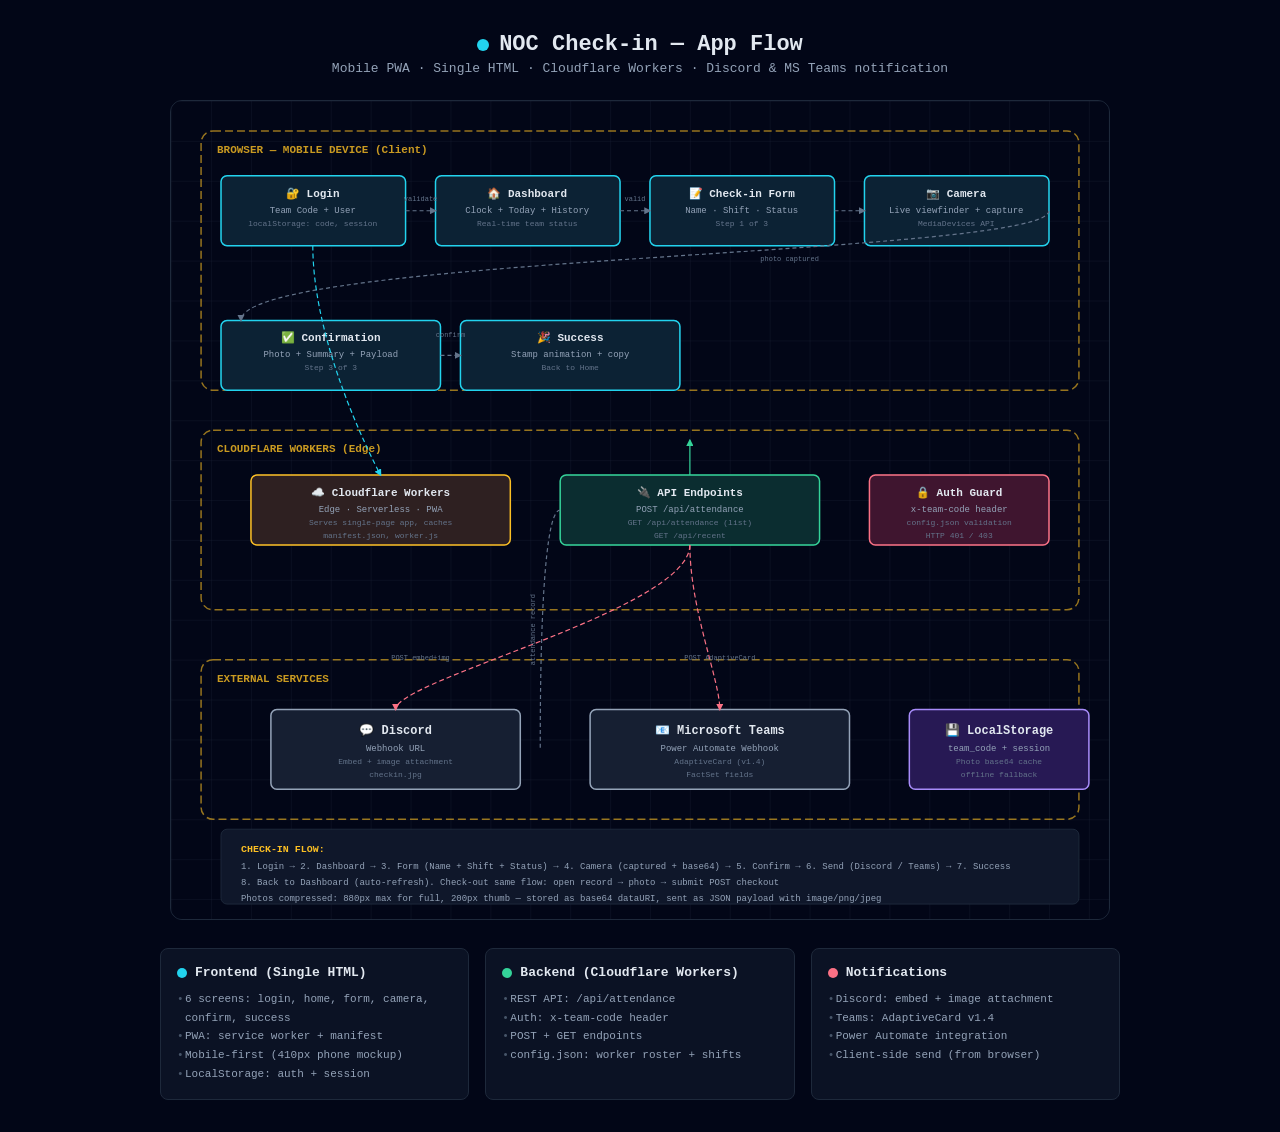
<file: checkin-app-flow.html>
<!DOCTYPE html>
<html lang="th">
<head>
<meta charset="UTF-8" />
<meta name="viewport" content="width=device-width, initial-scale=1.0" />
<title>NOC Check-in — App Flow</title>
<link href="https://fonts.googleapis.com/css2?family=JetBrains+Mono:wght@400;700&display=swap" rel="stylesheet" />
<style>
*{margin:0;padding:0;box-sizing:border-box}
body{background:#020617;color:#cbd5e1;font-family:'JetBrains+Mono',monospace;padding:32px 24px}
.header{text-align:center;margin-bottom:24px}
.header h1{font-size:22px;font-weight:700;color:#e2e8f0;display:flex;align-items:center;justify-content:center;gap:10px}
.dot{width:12px;height:12px;border-radius:50%;background:#22d3ee;display:inline-block;animation:pulse-dot 2s infinite}
@keyframes pulse-dot{0%,100%{opacity:1}50%{opacity:.3}}
.subtitle{font-size:13px;color:#94a3b8;margin-top:4px}
.card-grid{display:grid;grid-template-columns:repeat(3,1fr);gap:16px;margin-top:28px;max-width:960px;margin-left:auto;margin-right:auto}
.card{background:rgba(15,23,42,0.7);border:1px solid #1e293b;border-radius:8px;padding:16px}
.card-header{display:flex;align-items:center;gap:8px;margin-bottom:10px}
.card-dot{width:10px;height:10px;border-radius:50%;flex-shrink:0}
.card-dot.cyan{background:#22d3ee}.card-dot.emerald{background:#34d399}.card-dot.violet{background:#a78bfa}.card-dot.amber{background:#fbbf24}.card-dot.rose{background:#fb7185}
.card h3{font-size:13px;color:#e2e8f0;font-weight:700}
.card ul{list-style:none;padding:0}
.card li{font-size:11px;color:#94a3b8;line-height:1.7;padding-left:8px;position:relative}
.card li::before{content:'•';position:absolute;left:0;color:#475569}
svg{display:block;margin:0 auto;border-radius:12px;border:1px solid #1e293b;background:#0f172a}
</style>
</head>
<body>

<div class="header">
  <h1><span class="dot"></span>NOC Check-in — App Flow</h1>
  <p class="subtitle">Mobile PWA · Single HTML · Cloudflare Workers · Discord &amp; MS Teams notification</p>
</div>

<svg xmlns="http://www.w3.org/2000/svg" width="940" height="820" viewBox="0 0 940 820">
<defs>
  <pattern id="grid" width="40" height="40" patternUnits="userSpaceOnUse">
    <path d="M 40 0 L 0 0 0 40" fill="none" stroke="#1e293b" stroke-width="0.5"/>
  </pattern>
  <marker id="arrow" viewBox="0 0 10 10" refX="8" refY="5" markerWidth="6" markerHeight="6" orient="auto-start-reverse">
    <path d="M 0 0 L 10 5 L 0 10 Z" fill="#64748b"/>
  </marker>
  <marker id="arrow-cyan" viewBox="0 0 10 10" refX="8" refY="5" markerWidth="6" markerHeight="6" orient="auto-start-reverse">
    <path d="M 0 0 L 10 5 L 0 10 Z" fill="#22d3ee"/>
  </marker>
  <marker id="arrow-emerald" viewBox="0 0 10 10" refX="8" refY="5" markerWidth="6" markerHeight="6" orient="auto-start-reverse">
    <path d="M 0 0 L 10 5 L 0 10 Z" fill="#34d399"/>
  </marker>
  <marker id="arrow-rose" viewBox="0 0 10 10" refX="8" refY="5" markerWidth="6" markerHeight="6" orient="auto-start-reverse">
    <path d="M 0 0 L 10 5 L 0 10 Z" fill="#fb7185"/>
  </marker>
</defs>

<!-- Background -->
<rect width="940" height="820" fill="#020617"/>
<rect width="940" height="820" fill="url(#grid)"/>

<!-- ═══════════════════════════════════════════════════ -->
<!-- REGION: MOBILE DEVICE / BROWSER                      -->
<!-- ═══════════════════════════════════════════════════ -->
<rect x="30" y="30" width="880" height="260" rx="12" ry="12"
      fill="none" stroke="#fbbf24" stroke-width="1.5" stroke-dasharray="8,4" opacity="0.6"/>
<text x="46" y="52" font-size="11" fill="#fbbf24" font-family="JetBrains+Mono,monospace" font-weight="700" opacity="0.8">
  BROWSER — MOBILE DEVICE (Client)
</text>

<!-- ═══════════════════════════════════════════════════ -->
<!-- REGION: CLOUDFLARE WORKERS                             -->
<!-- ═══════════════════════════════════════════════════ -->
<rect x="30" y="330" width="880" height="180" rx="12" ry="12"
      fill="none" stroke="#fbbf24" stroke-width="1.5" stroke-dasharray="8,4" opacity="0.6"/>
<text x="46" y="352" font-size="11" fill="#fbbf24" font-family="JetBrains+Mono,monospace" font-weight="700" opacity="0.8">
  CLOUDFLARE WORKERS (Edge)
</text>

<!-- ═══════════════════════════════════════════════════ -->
<!-- REGION: EXTERNAL SERVICES                               -->
<!-- ═══════════════════════════════════════════════════ -->
<rect x="30" y="560" width="880" height="160" rx="12" ry="12"
      fill="none" stroke="#fbbf24" stroke-width="1.5" stroke-dasharray="8,4" opacity="0.6"/>
<text x="46" y="582" font-size="11" fill="#fbbf24" font-family="JetBrains+Mono,monospace" font-weight="700" opacity="0.8">
  EXTERNAL SERVICES
</text>

<!-- ═══════════════════════════════════════════════════ -->
<!-- SCREEN 1: LOGIN                                       -->
<!-- ═══════════════════════════════════════════════════ -->
<rect x="50" y="75" width="185" height="70" rx="6" fill="#0f172a" stroke="#1e293b" stroke-width="1"/>
<rect x="50" y="75" width="185" height="70" rx="6" fill="rgba(8,51,68,0.4)" stroke="#22d3ee" stroke-width="1.5"/>
<text x="142" y="96" text-anchor="middle" font-size="11" fill="#e2e8f0" font-family="JetBrains+Mono,monospace" font-weight="700">🔐 Login</text>
<text x="142" y="112" text-anchor="middle" font-size="9" fill="#94a3b8" font-family="JetBrains+Mono,monospace">Team Code + User</text>
<text x="142" y="125" text-anchor="middle" font-size="8" fill="#64748b" font-family="JetBrains+Mono,monospace">localStorage: code, session</text>

<!-- ═══════════════════════════════════════════════════ -->
<!-- SCREEN 2: HOME                                      -->
<!-- ═══════════════════════════════════════════════════ -->
<rect x="265" y="75" width="185" height="70" rx="6" fill="#0f172a" stroke="#1e293b" stroke-width="1"/>
<rect x="265" y="75" width="185" height="70" rx="6" fill="rgba(8,51,68,0.4)" stroke="#22d3ee" stroke-width="1.5"/>
<text x="357" y="96" text-anchor="middle" font-size="11" fill="#e2e8f0" font-family="JetBrains+Mono,monospace" font-weight="700">🏠 Dashboard</text>
<text x="357" y="112" text-anchor="middle" font-size="9" fill="#94a3b8" font-family="JetBrains+Mono,monospace">Clock + Today + History</text>
<text x="357" y="125" text-anchor="middle" font-size="8" fill="#64748b" font-family="JetBrains+Mono,monospace">Real-time team status</text>

<!-- ═══════════════════════════════════════════════════ -->
<!-- SCREEN 3: FORM                                      -->
<!-- ═══════════════════════════════════════════════════ -->
<rect x="480" y="75" width="185" height="70" rx="6" fill="#0f172a" stroke="#1e293b" stroke-width="1"/>
<rect x="480" y="75" width="185" height="70" rx="6" fill="rgba(8,51,68,0.4)" stroke="#22d3ee" stroke-width="1.5"/>
<text x="572" y="96" text-anchor="middle" font-size="11" fill="#e2e8f0" font-family="JetBrains+Mono,monospace" font-weight="700">📝 Check-in Form</text>
<text x="572" y="112" text-anchor="middle" font-size="9" fill="#94a3b8" font-family="JetBrains+Mono,monospace">Name · Shift · Status</text>
<text x="572" y="125" text-anchor="middle" font-size="8" fill="#64748b" font-family="JetBrains+Mono,monospace">Step 1 of 3</text>

<!-- ═══════════════════════════════════════════════════ -->
<!-- SCREEN 4: CAMERA                                   -->
<!-- ═══════════════════════════════════════════════════ -->
<rect x="695" y="75" width="185" height="70" rx="6" fill="#0f172a" stroke="#1e293b" stroke-width="1"/>
<rect x="695" y="75" width="185" height="70" rx="6" fill="rgba(8,51,68,0.4)" stroke="#22d3ee" stroke-width="1.5"/>
<text x="787" y="96" text-anchor="middle" font-size="11" fill="#e2e8f0" font-family="JetBrains+Mono,monospace" font-weight="700">📷 Camera</text>
<text x="787" y="112" text-anchor="middle" font-size="9" fill="#94a3b8" font-family="JetBrains+Mono,monospace">Live viewfinder + capture</text>
<text x="787" y="125" text-anchor="middle" font-size="8" fill="#64748b" font-family="JetBrains+Mono,monospace">MediaDevices API</text>

<!-- Screen flow arrows inside browser -->
<path d="M 235 110 L 265 110" fill="none" stroke="#64748b" stroke-width="1.2" marker-end="url(#arrow)" stroke-dasharray="4,3"/>
<path d="M 450 110 L 480 110" fill="none" stroke="#64748b" stroke-width="1.2" marker-end="url(#arrow)" stroke-dasharray="4,3"/>
<path d="M 665 110 L 695 110" fill="none" stroke="#64748b" stroke-width="1.2" marker-end="url(#arrow)" stroke-dasharray="4,3"/>

<text x="250" y="100" text-anchor="middle" font-size="7" fill="#64748b" font-family="JetBrains+Mono,monospace">validate</text>
<text x="465" y="100" text-anchor="middle" font-size="7" fill="#64748b" font-family="JetBrains+Mono,monospace">valid</text>

<!-- ═══════════════════════════════════════════════════ -->
<!-- SCREEN 5: CONFIRMATION                             -->
<!-- ═══════════════════════════════════════════════════ -->
<rect x="50" y="220" width="220" height="70" rx="6" fill="#0f172a" stroke="#1e293b" stroke-width="1"/>
<rect x="50" y="220" width="220" height="70" rx="6" fill="rgba(8,51,68,0.4)" stroke="#22d3ee" stroke-width="1.5"/>
<text x="160" y="241" text-anchor="middle" font-size="11" fill="#e2e8f0" font-family="JetBrains+Mono,monospace" font-weight="700">✅ Confirmation</text>
<text x="160" y="257" text-anchor="middle" font-size="9" fill="#94a3b8" font-family="JetBrains+Mono,monospace">Photo + Summary + Payload</text>
<text x="160" y="270" text-anchor="middle" font-size="8" fill="#64748b" font-family="JetBrains+Mono,monospace">Step 3 of 3</text>

<!-- ═══════════════════════════════════════════════════ -->
<!-- SCREEN 6: SUCCESS                                  -->
<!-- ═══════════════════════════════════════════════════ -->
<rect x="290" y="220" width="220" height="70" rx="6" fill="#0f172a" stroke="#1e293b" stroke-width="1"/>
<rect x="290" y="220" width="220" height="70" rx="6" fill="rgba(8,51,68,0.4)" stroke="#22d3ee" stroke-width="1.5"/>
<text x="400" y="241" text-anchor="middle" font-size="11" fill="#e2e8f0" font-family="JetBrains+Mono,monospace" font-weight="700">🎉 Success</text>
<text x="400" y="257" text-anchor="middle" font-size="9" fill="#94a3b8" font-family="JetBrains+Mono,monospace">Stamp animation + copy</text>
<text x="400" y="270" text-anchor="middle" font-size="8" fill="#64748b" font-family="JetBrains+Mono,monospace">Back to Home</text>

<!-- Camera → Confirm → Success flow -->
<path d="M 880 110 C 880 155, 70 155, 70 220" fill="none" stroke="#64748b" stroke-width="1.2" marker-end="url(#arrow)" stroke-dasharray="4,3"/>
<path d="M 270 255 L 290 255" fill="none" stroke="#64748b" stroke-width="1.2" marker-end="url(#arrow)" stroke-dasharray="4,3"/>

<text x="620" y="160" text-anchor="middle" font-size="7" fill="#64748b" font-family="JetBrains+Mono,monospace">photo captured</text>
<text x="280" y="237" text-anchor="middle" font-size="7" fill="#64748b" font-family="JetBrains+Mono,monospace">confirm</text>

<!-- ═══════════════════════════════════════════════════ -->
<!-- CLOUDFLARE: SERVICE WORKER / PWA                     -->
<!-- ═══════════════════════════════════════════════════ -->
<rect x="80" y="375" width="260" height="70" rx="6" fill="#0f172a" stroke="#1e293b" stroke-width="1"/>
<rect x="80" y="375" width="260" height="70" rx="6" fill="rgba(120,53,15,0.3)" stroke="#fbbf24" stroke-width="1.5"/>
<text x="210" y="396" text-anchor="middle" font-size="11" fill="#e2e8f0" font-family="JetBrains+Mono,monospace" font-weight="700">☁️ Cloudflare Workers</text>
<text x="210" y="412" text-anchor="middle" font-size="9" fill="#94a3b8" font-family="JetBrains+Mono,monospace">Edge · Serverless · PWA</text>
<text x="210" y="425" text-anchor="middle" font-size="8" fill="#64748b" font-family="JetBrains+Mono,monospace">Serves single-page app, caches</text>
<text x="210" y="438" text-anchor="middle" font-size="8" fill="#64748b" font-family="JetBrains+Mono,monospace">manifest.json, worker.js</text>

<!-- ═══════════════════════════════════════════════════ -->
<!-- CLOUDFLARE: API LAYER                                -->
<!-- ═══════════════════════════════════════════════════ -->
<rect x="390" y="375" width="260" height="70" rx="6" fill="#0f172a" stroke="#1e293b" stroke-width="1"/>
<rect x="390" y="375" width="260" height="70" rx="6" fill="rgba(6,78,59,0.4)" stroke="#34d399" stroke-width="1.5"/>
<text x="520" y="396" text-anchor="middle" font-size="11" fill="#e2e8f0" font-family="JetBrains+Mono,monospace" font-weight="700">🔌 API Endpoints</text>
<text x="520" y="412" text-anchor="middle" font-size="9" fill="#94a3b8" font-family="JetBrains+Mono,monospace">POST /api/attendance</text>
<text x="520" y="425" text-anchor="middle" font-size="8" fill="#64748b" font-family="JetBrains+Mono,monospace">GET /api/attendance (list)</text>
<text x="520" y="438" text-anchor="middle" font-size="8" fill="#64748b" font-family="JetBrains+Mono,monospace">GET /api/recent</text>

<!-- ═══════════════════════════════════════════════════ -->
<!-- CLOUDFLARE: AUTH MIDDLEWARE                            -->
<!-- ═══════════════════════════════════════════════════ -->
<rect x="700" y="375" width="180" height="70" rx="6" fill="#0f172a" stroke="#1e293b" stroke-width="1"/>
<rect x="700" y="375" width="180" height="70" rx="6" fill="rgba(136,19,55,0.4)" stroke="#fb7185" stroke-width="1.5"/>
<text x="790" y="396" text-anchor="middle" font-size="11" fill="#e2e8f0" font-family="JetBrains+Mono,monospace" font-weight="700">🔒 Auth Guard</text>
<text x="790" y="412" text-anchor="middle" font-size="9" fill="#94a3b8" font-family="JetBrains+Mono,monospace">x-team-code header</text>
<text x="790" y="425" text-anchor="middle" font-size="8" fill="#64748b" font-family="JetBrains+Mono,monospace">config.json validation</text>
<text x="790" y="438" text-anchor="middle" font-size="8" fill="#64748b" font-family="JetBrains+Mono,monospace">HTTP 401 / 403</text>

<!-- Client → Cloud arrows -->
<path d="M 142 145 C 142 250, 210 375, 210 375" fill="none" stroke="#22d3ee" stroke-width="1.2" marker-end="url(#arrow-cyan)" stroke-dasharray="5,3"/>
<path d="M 520 375 L 520 340" fill="none" stroke="#34d399" stroke-width="1.2" marker-end="url(#arrow-emerald)"/>

<!-- ═══════════════════════════════════════════════════ -->
<!-- DISCORD WEBHOOK                                     -->
<!-- ═══════════════════════════════════════════════════ -->
<rect x="100" y="610" width="250" height="80" rx="6" fill="#0f172a" stroke="#1e293b" stroke-width="1"/>
<rect x="100" y="610" width="250" height="80" rx="6" fill="rgba(30,41,59,0.5)" stroke="#94a3b8" stroke-width="1.5"/>
<text x="225" y="635" text-anchor="middle" font-size="12" fill="#e2e8f0" font-family="JetBrains+Mono,monospace" font-weight="700">💬 Discord</text>
<text x="225" y="652" text-anchor="middle" font-size="9" fill="#94a3b8" font-family="JetBrains+Mono,monospace">Webhook URL</text>
<text x="225" y="665" text-anchor="middle" font-size="8" fill="#64748b" font-family="JetBrains+Mono,monospace">Embed + image attachment</text>
<text x="225" y="678" text-anchor="middle" font-size="8" fill="#64748b" font-family="JetBrains+Mono,monospace">checkin.jpg</text>

<!-- ═══════════════════════════════════════════════════ -->
<!-- MICROSOFT TEAMS                                    -->
<!-- ═══════════════════════════════════════════════════ -->
<rect x="420" y="610" width="260" height="80" rx="6" fill="#0f172a" stroke="#1e293b" stroke-width="1"/>
<rect x="420" y="610" width="260" height="80" rx="6" fill="rgba(30,41,59,0.5)" stroke="#94a3b8" stroke-width="1.5"/>
<text x="550" y="635" text-anchor="middle" font-size="12" fill="#e2e8f0" font-family="JetBrains+Mono,monospace" font-weight="700">📧 Microsoft Teams</text>
<text x="550" y="652" text-anchor="middle" font-size="9" fill="#94a3b8" font-family="JetBrains+Mono,monospace">Power Automate Webhook</text>
<text x="550" y="665" text-anchor="middle" font-size="8" fill="#64748b" font-family="JetBrains+Mono,monospace">AdaptiveCard (v1.4)</text>
<text x="550" y="678" text-anchor="middle" font-size="8" fill="#64748b" font-family="JetBrains+Mono,monospace">FactSet fields</text>

<!-- ═══════════════════════════════════════════════════ -->
<!-- LOCAL STORAGE (client-side)                          -->
<!-- ═══════════════════════════════════════════════════ -->
<rect x="740" y="610" width="180" height="80" rx="6" fill="#0f172a" stroke="#1e293b" stroke-width="1"/>
<rect x="740" y="610" width="180" height="80" rx="6" fill="rgba(76,29,149,0.4)" stroke="#a78bfa" stroke-width="1.5"/>
<text x="830" y="635" text-anchor="middle" font-size="12" fill="#e2e8f0" font-family="JetBrains+Mono,monospace" font-weight="700">💾 LocalStorage</text>
<text x="830" y="652" text-anchor="middle" font-size="9" fill="#94a3b8" font-family="JetBrains+Mono,monospace">team_code + session</text>
<text x="830" y="665" text-anchor="middle" font-size="8" fill="#64748b" font-family="JetBrains+Mono,monospace">Photo base64 cache</text>
<text x="830" y="678" text-anchor="middle" font-size="8" fill="#64748b" font-family="JetBrains+Mono,monospace">offline fallback</text>

<!-- Cloud → External arrows -->
<path d="M 520 445 C 520 510, 225 580, 225 610" fill="none" stroke="#fb7185" stroke-width="1.2" marker-end="url(#arrow-rose)" stroke-dasharray="5,3"/>
<path d="M 520 445 C 520 510, 550 580, 550 610" fill="none" stroke="#fb7185" stroke-width="1.2" marker-end="url(#arrow-rose)" stroke-dasharray="5,3"/>

<text x="250" y="560" text-anchor="middle" font-size="7" fill="#64748b" font-family="JetBrains+Mono,monospace">POST embed+img</text>
<text x="550" y="560" text-anchor="middle" font-size="7" fill="#64748b" font-family="JetBrains+Mono,monospace">POST AdaptiveCard</text>

<!-- ═══════════════════════════════════════════════════ -->
<!-- DATA MODEL                                           -->
<!-- ═══════════════════════════════════════════════════ -->
<!-- Check-in record fields arrow from API -->
<path d="M 390 410 C 370 410, 370 600, 370 650" fill="none" stroke="#64748b" stroke-width="1.2" stroke-dasharray="4,3"/>
<text x="365" y="530" text-anchor="middle" font-size="7" fill="#64748b" font-family="JetBrains+Mono,monospace" transform="rotate(-90,365,530)">attendance record</text>

<!-- ═══════════════════════════════════════════════════ -->
<!-- DETAIL BOXES at bottom                                  -->
<!-- ═══════════════════════════════════════════════════ -->

<!-- Check-in flow detail -->
<rect x="50" y="730" width="860" height="75" rx="6" fill="#0f172a" stroke="#1e293b" stroke-width="1"/>
<text x="70" y="753" font-size="10" fill="#fbbf24" font-family="JetBrains+Mono,monospace" font-weight="700">CHECK-IN FLOW:</text>
<text x="70" y="770" font-size="9" fill="#94a3b8" font-family="JetBrains+Mono,monospace">1. Login → 2. Dashboard → 3. Form (Name + Shift + Status) → 4. Camera (captured + base64) → 5. Confirm → 6. Send (Discord / Teams) → 7. Success</text>
<text x="70" y="786" font-size="9" fill="#94a3b8" font-family="JetBrains+Mono,monospace">8. Back to Dashboard (auto-refresh). Check-out same flow: open record → photo → submit POST checkout</text>
<text x="70" y="802" font-size="9" fill="#94a3b8" font-family="JetBrains+Mono,monospace">Photos compressed: 880px max for full, 200px thumb — stored as base64 dataURI, sent as JSON payload with image/png/jpeg</text>

</svg>

<div class="card-grid">
  <div class="card">
    <div class="card-header"><span class="card-dot cyan"></span><h3>Frontend (Single HTML)</h3></div>
    <ul>
      <li>6 screens: login, home, form, camera, confirm, success</text>
      <li>PWA: service worker + manifest</li>
      <li>Mobile-first (410px phone mockup)</li>
      <li>LocalStorage: auth + session</li>
    </ul>
  </div>
  <div class="card">
    <div class="card-header"><span class="card-dot emerald"></span><h3>Backend (Cloudflare Workers)</h3></div>
    <ul>
      <li>REST API: /api/attendance</li>
      <li>Auth: x-team-code header</li>
      <li>POST + GET endpoints</li>
      <li>config.json: worker roster + shifts</li>
    </ul>
  </div>
  <div class="card">
    <div class="card-header"><span class="card-dot rose"></span><h3>Notifications</h3></div>
    <ul>
      <li>Discord: embed + image attachment</li>
      <li>Teams: AdaptiveCard v1.4</li>
      <li>Power Automate integration</li>
      <li>Client-side send (from browser)</li>
    </ul>
  </div>
</div>

</body>
</html>
</file>
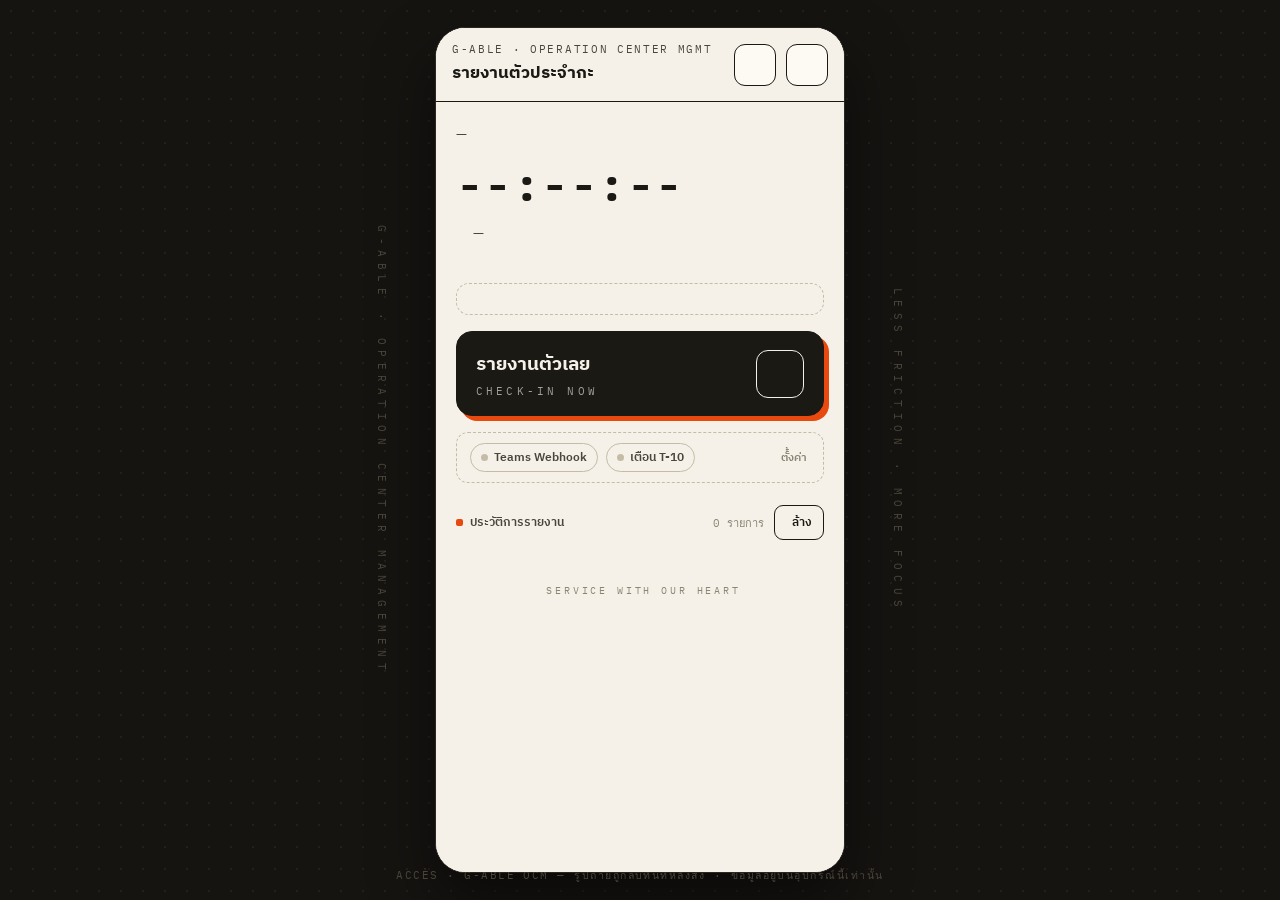
<file: test-index.html>
<!DOCTYPE html>
<html lang="th">
<head>
<meta charset="UTF-8">
<meta name="viewport" content="width=device-width, initial-scale=1, viewport-fit=cover">
<title>Accès · รายงานตัวประจำกะ · G-able OCM</title>
<link rel="preconnect" href="https://fonts.googleapis.com">
<link rel="preconnect" href="https://fonts.gstatic.com" crossorigin>
<link href="https://fonts.googleapis.com/css2?family=IBM+Plex+Sans+Thai:wght@400;500;600;700&family=IBM+Plex+Mono:wght@400;500;600&display=swap" rel="stylesheet">
<link rel="stylesheet" href="styles.css">
</head>
<body>
<div class="stage">
  <div class="side-label l">G-ABLE · OPERATION CENTER MANAGEMENT</div>
  <div class="side-label r">LESS FRICTION · MORE FOCUS</div>

  <div class="phone" id="phone">

    <!-- 1) HOME / DASHBOARD -->
    <section class="screen active" id="scr-home">
      <header class="topbar">
        <div class="topbar-id">
          <span class="tag">G-ABLE · OPERATION CENTER MGMT</span>
          <div class="topbar-title">รายงานตัวประจำกะ</div>
        </div>
        <button class="icon-btn" id="btnTheme" aria-label="สลับธีม"><i data-icon="sun"></i></button>
        <button class="icon-btn" id="btnAdmin" title="หลังบ้าน / ตั้้งค่า" aria-label="หลังบ้าน"><i data-icon="settings"></i></button>
      </header>
      <div class="home-body">
        <div class="clock-block">
          <div class="cb-date" data-date-thai>—</div>
          <div class="cb-time" data-clock>--:--:--</div>
          <div class="cb-shift"><span class="cb-dot" id="cbDot"></span><span id="shiftHint">—</span></div>
          <div class="punch-strip" id="punchStrip"></div>
          <div class="punch-caption" id="punchCaption"></div>
        </div>

        <div class="today-card" id="todayCard"></div>

        <button class="cta-checkin" id="btnCheckin">
          <span class="cta-txt"><b>รายงานตัวเลย</b><span class="mono">CHECK-IN NOW</span></span>
          <span class="cta-ic"><i data-icon="camera" data-size="22"></i></span>
        </button>

        <button class="sys-row" id="sysRow">
          <span class="sys-chip" id="chipWh"><i class="dot"></i>Teams Webhook</span>
          <span class="sys-chip" id="chipRem"><i class="dot"></i>เตือน T-10</span>
          <span class="sys-go">ตั้้งค่า<i data-icon="chevron-right" data-size="13"></i></span>
        </button>

        <div class="hist-head">
          <span class="lbl">ประวัติการรายงาน</span>
          <span class="hist-count" id="histCount">0 รายการ</span>
          <button class="mini-btn" id="btnClear"><i data-icon="trash" data-size="14"></i>ล้าง</button>
        </div>
        <div class="hist-list" id="histList"></div>
        <div class="slogan"><i data-icon="heart" data-size="11"></i><span>Service with our heart</span></div>
      </div>
    </section>

    <!-- 2) CHECK-IN FORM -->
    <section class="screen" id="scr-form">
      <header class="topbar">
        <button class="icon-btn" data-back="home" aria-label="ย้อนกลับ"><i data-icon="arrow-left"></i></button>
        <div class="topbar-title">ข้อมูลผู้รายงาน</div>
        <span class="step-tag">STEP 1/3</span>
      </header>
      <div class="form-body">
        <div class="form-card">
          <div class="fc-head"><span class="lbl">ข้อมูลผู้รายงาน</span><span class="tag">FORM · F-01</span></div>
          <div class="frow">
            <label class="lbl">ชื่่อ (Name) <span class="req">*</span></label>
            <div id="ddName"></div>
          </div>
          <div class="frow">
            <label class="lbl">กะการทำงาน (Shift) <span class="req">*</span></label>
            <div id="ddShift"></div>
          </div>
          <div class="frow">
            <label class="lbl">โปรเจกต์ (Project) <span class="req">*</span></label>
            <div id="ddProject"></div>
          </div>
          <div class="frow">
            <label class="lbl">สถานะการทำงาน (Status) <span class="req">*</span></label>
            <div id="ddStatus"></div>
          </div>
          <div class="frow">
            <label class="lbl">ตำแหน่ง (Role)</label>
            <div class="fixed-val"><i data-icon="lock" data-size="16"></i>NOC Engineer<span class="fx-tag">FIXED</span></div>
          </div>
        </div>
        <p class="form-note"><i data-icon="clock" data-size="17"></i>ระบบบันทึกวัน-เวลาอัตโนมัติเมื่อกดส่ง · ต้องแนบรูปทุกครัง · รูปจะถูกลบทันทีหลังการส่งตามนโยบายความเป็่นส่ว่นตัว</p>
        <button class="btn-primary" id="btnToCamera"><i data-icon="camera" data-size="20"></i>ถ่ายรูปประกอบรายงาน</button>
      </div>
    </section>

    <!-- 3) CAMERA -->
    <section class="screen dark" id="scr-camera">
      <div class="cam-top">
        <button class="icon-btn dark" data-back="form" aria-label="ย้อนกลับ"><i data-icon="arrow-left"></i></button>
        <div class="cam-title">ถ่ายรูปรายงานตัว<span class="tag">STEP 2/3 · VIEWFINDER</span></div>
        <button class="icon-btn dark" id="btnFlip" title="สลับกล้อง" aria-label="สลับกล้อง"><i data-icon="refresh-cw"></i></button>
      </div>
      <div class="cam-stage">
        <video id="camVideo" autoplay playsinline muted></video>
        <img id="camFrozen" class="hidden" alt="รูปที่ถ่าย">
        <div class="vf-grid" id="vfGrid"><i class="v" style="left:33.33%"></i><i class="v" style="left:66.66%"></i><i class="h" style="top:33.33%"></i><i class="h" style="top:66.66%"></i></div>
        <div class="vf-brackets"><i></i><i></i><i></i><i></i></div>
        <div class="vf-state" id="vfState"><i></i><span>LIVE</span></div>
        <div class="vf-ts" id="vfTs">--:--:--</div>
        <div class="flash" id="flash"></div>
        <div class="cam-error hidden" id="camError">
          <i data-icon="alert" data-size="34"></i>
          <p id="camErrMsg"></p>
          <div class="cam-err-actions">
            <button class="mini-btn ondark" id="btnRetryCam">ลองใหม่</button>
            <button class="mini-btn ondark" id="btnFileErr">เลือกไฟลว์รูปแทน</button>
          </div>
        </div>
      </div>
      <div class="cam-bottom">
        <button class="file-alt" id="btnFileAlt"><i data-icon="image" data-size="15"></i>อัปโหลดรูปจากเครื่่องแทน (กรณีมิมีกล้อง)</button>
        <div class="shuttle-row" id="shuttleWrap">
          <button class="shutter" id="btnShutter" aria-label="ถ่ายรูป"><span></span></button>
        </div>
        <div class="cam-actions hidden" id="camActions">
          <button class="btn-ghost dark" id="btnRetake">ถ่ายใหม่</button>
          <button class="btn-paper" id="btnUseShot">ใช้รูปนี้</button>
        </div>
      </div>
    </section>

    <!-- 4) CONFIRMATION -->
    <section class="screen" id="scr-confirm">
      <header class="topbar">
        <button class="icon-btn" data-back="camera" aria-label="ย้อนกลับ"><i data-icon="arrow-left"></i></button>
        <div class="topbar-title">ตรวจสอบกอนส่ง</div>
        <span class="step-tag">STEP 3/3</span>
      </header>
      <div class="confirm-body">
        <div class="photo-card">
          <div class="ph-wrap">
            <img id="cfPhoto" alt="รูปประกอบรายงาน">
            <span class="photo-ts" id="cfShotTs">SHOT --:--:--</span>
          </div>
          <div class="ph-caption">
            <span class="tag">PHOTO · ATTACHED</span>
            <button class="mini-btn" id="btnRetakeMini"><i data-icon="camera" data-size="14"></i>ถ่ายใหม่</button>
          </div>
        </div>

        <div class="sum-card">
          <div class="fc-head"><span class="lbl">สรุปข้อมูลทั้่งหมด</span><span class="tag">SUMMARY</span></div>
          <div class="srow"><span class="k">Name</span><span class="v" id="cfName">—</span></div>
          <div class="srow"><span class="k">Role</span><span class="v">NOC Engineer</span></div>
          <div class="srow"><span class="k">Shift</span><span class="v mono" id="cfShift">—</span></div>
          <div class="srow"><span class="k">Project</span><span class="v" id="cfProject">—</span></div>
          <div class="srow"><span class="k">Status</span><span class="v" id="cfStatus">—</span></div>
          <div class="srow"><span class="k">ปลายทางการส่ง</span><span class="v" id="cfDest">—</span></div>
          <div class="srow"><span class="k">เวลาที่บันทึก (อัตโนมัติ)</span><span class="v mono" data-clock>--:--:--</span></div>
        </div>

        <button class="mini-btn hidden" id="btnWhSetup" style="align-self:flex-start"><i data-icon="link" data-size="14"></i>ตังค์ Webhook กอนส่ง</button>

        <div class="payload-card">
          <div class="payload-head">
            <span class="lbl">ข้อความที่จะส่ง</span>
            <button class="mini-btn ondark" id="btnCopyPayload"><i data-icon="copy" data-size="14"></i>คิัดลอก</button>
          </div>
          <pre class="payload" id="cfPayload"></pre>
        </div>

        <div class="confirm-actions">
          <button class="btn-ghost" data-back="form">แก้ไขข้อมูล</button>
          <button class="btn-accent" id="btnSubmit">ส่งรายงาน</button>
        </div>
      </div>
    </section>

    <!-- 5) SUCCESS -->
    <section class="screen" id="scr-success">
      <div class="success-wrap">
        <div class="stamp-zone">
          <span class="debris d1"></span><span class="debris d2"></span><span class="debris d3"></span>
          <div class="stamp" id="stamp">
            <span class="stamp-top">G-ABLE OCM</span>
            <span class="stamp-main">รายงานแลว</span>
            <span class="stamp-sub" id="stampSub">CHECKED-IN</span>
          </div>
        </div>
        <div class="succ-ts" id="succTs">—</div>
        <div class="succ-line" id="succLine">—</div>
        <p class="succ-note">ส่้งรายงานเรียบร้อบ ระบบบันทึกวัน-เวลาอัตโนมัติแลว ข้อความรายงานถูกส่งต่อให้ผู้รับ / ทีม NOC ใน Teams</p>

        <div class="deliver demo" id="deliverRow"></div>
        <button class="mini-btn hidden" id="btnRetrySend"><i data-icon="refresh-cw" data-size="14"></i>ลองส่งเข้า Teams อีกครั้ง</button>

        <div class="copy-card">
          <img class="copy-photo" id="succPhoto" alt="รูปรายงาน">
          <div class="copy-info">
            <div class="copy-title">รูป + ข้อความ พร้อคิัดลอก</div>
            <div class="copy-sub">วางใน Teams group chat ได้ทันที — รูปจะถูกลบอัตโนมัติเมื่อออกจากหน้านี้</div>
          </div>
        </div>
        <button class="btn-accent" id="btnCopyBoth"><i data-icon="copy" data-size="19"></i>คิัดลอกกรูป + ข้อความ</button>
        <button class="btn-ghost" id="btnCopy3">คิัดลอกข้อความเท่านั้่น</button>

        <pre class="payload succ-payload" id="succPayload"></pre>
        <button class="btn-primary" id="btnHome">กลับหน้าหลัก</button>
        <div class="slogan"><i data-icon="heart" data-size="11"></i><span>Service with our heart</span></div>
      </div>
    </section>

    <!-- 6) ADMIN / หลังบ้าน -->
    <section class="screen" id="scr-admin">
      <header class="topbar">
        <button class="icon-btn" data-back="home" aria-label="ย้อนกลับ"><i data-icon="arrow-left"></i></button>
        <div class="topbar-title">หลังบ้าน · ตั้งค่าระบบ</div>
        <span class="step-tag">ADMIN</span>
      </header>
      <div class="form-body">

        <div class="form-card">
          <div class="fc-head"><span class="lbl">เชื่อมต่อ Microsoft Teams</span><span class="tag" id="whTag">OFF</span></div>
          <div class="frow">
            <label class="lbl">Webhook URL (Teams Workflow)</label>
            <input class="txt-input" id="whInput" type="url" placeholder="https://prod-XX.logic.azure.com/…/triggers/…/invoke" spellcheck="false" autocomplete="off">
            <div class="frow-actions">
              <button class="mini-btn" id="btnSaveWh"><i data-icon="check" data-size="14"></i>บันทึก</button>
              <button class="mini-btn" id="btnTestWh"><i data-icon="send" data-size="14"></i>ทดสอบการเชื่อมต่อ</button>
            </div>
            <p class="hint">สร้างได้จาก Teams → Workflows → เทมเพลต "Post to a channel when a webhook request is received" แล้วคัดลอก HTTP POST URL มาวางที่นี้ — รายงานทุกครังจะถูกโพสต์เป็นตัวการ์ดลง group chat นั้น</p>
          </div>
        </div>

        <div class="form-card">
          <div class="fc-head"><span class="lbl">ข้อมูลพนักงาน / ตารางกะ</span><span class="tag" id="rosterTag">—</span></div>
          <div class="frow">
            <div class="frow-actions">
              <button class="mini-btn" id="btnUploadXl"><i data-icon="upload" data-size="14"></i>อัปโหลด Excel / CSV</button>
              <button class="mini-btn" id="btnTemplate"><i data-icon="download" data-size="14"></i>ดาวน์โหลดแบบ</button>
            </div>
            <p class="hint">คอลัมน์: Name, Shift, Project — รายชื่อและตารางกะจะอัปเดตทั้่งระบบ (แทนที่ข้อมูลเดิม) และระบบจะกรอกกะ/โปรเจกต์ให้อัตโนมัติเมื่อเลือกรชื่อ · รองรับ .xlsx และ .csv · ในระบบจริงใช้ไฟล์เดียวกันนี้บน OneDrive ที่ Power Automate อ่าน</p>
          </div>
          <div class="roster-wrap">
            <table class="roster-table">
              <thead><tr><th>NAME</th><th>SHIFT</th><th>PROJECT</th></tr></thead>
              <tbody id="rosterBody"></tbody>
            </table>
          </div>
          <div class="frow">
            <button class="mini-btn danger" id="btnResetRoster"><i data-icon="refresh-cw" data-size="14"></i>รีเซ็ตชื่อเป็นค่าเริ่มต้น</button>
          </div>
        </div>

        <div class="form-card">
          <div class="fc-head"><span class="lbl">แจ้งเตือนก่อนเวลาทำงาน</span><span class="tag">T-10 MIN</span></div>
          <div class="frow row-between">
            <div>
              <div class="fx-title">เตือนทุกคน 10 นาทีก่อนเริ่มกะ</div>
              <p class="hint" style="margin-top:6px">อ่านเวลาเริ่มกะจากตารางข้างต้น — แจ้งในแอป + แจ้งเตือนระบบ + ส่งข้อความเตือนเข้า Teams group chat</p>
            </div>
            <label class="switch">
              <input type="checkbox" id="remToggle">
              <span class="track"></span><span class="knob"></span>
            </label>
          </div>
          <div class="frow">
            <button class="mini-btn" id="btnTestRem"><i data-icon="bell" data-size="14"></i>ทดสอบการแจ้งเตือน</button>
          </div>
        </div>

        <div class="form-card">
          <div class="fc-head"><span class="lbl">ธีม</span><span class="tag">DARK / LIGHT</span></div>
          <div class="frow">
            <div class="seg" id="themeSeg">
              <button type="button" data-t="light">สว่าง</button>
              <button type="button" data-t="dark">มืด</button>
              <button type="button" data-t="auto">อัตโนมัติ</button>
            </div>
            <p class="hint">"อัตโนมัติ" จะตามการตั้งค่าของอุปกรณ์ — โหมดมืดใช้โทนส้ม-ทองตาม CI ของ G-able</p>
          </div>
        </div>

        <div class="form-card">
          <div class="fc-head"><span class="lbl">ข้อมูลบนอุปกรณ์</span><span class="tag" id="dataTag">—</span></div>
          <div class="frow">
            <div class="frow-actions">
              <button class="mini-btn danger" id="btnClear2"><i data-icon="trash" data-size="14"></i>ล้างประวัติการรายงาน</button>
              <button class="mini-btn danger" id="btnWipe"><i data-icon="trash" data-size="14"></i>รีเซ็ตทั้่งหมด</button>
            </div>
            <p class="hint">รูปถ่ายถูกลบทันทีหลังการส่งและไม่ถูกเก็บไว้ในอุปกรณ์ — เก็บเฉพาะข้อความรายงาน ตามนโยบายความเป็นส่วนตัว (PDPA)</p>
          </div>
        </div>

        <div class="slogan"><i data-icon="heart" data-size="11"></i><span>Service with our heart</span></div>
      </div>
    </section>

    <!-- โอเวอร์เล่ย์ -->
    <div id="overlay-root"><div class="toast-wrap" id="toastWrap"></div></div>
  </div>

  <div class="stage-note">ACCÈS · G-ABLE OCM — รูปถ่ายถูกลบทันทีหลังส่ง · ข้อมูลอยู่บนอุปกรณ์นี้เท่านั้น</div>
</div>

<input type="file" id="fileInput" accept="image/*" capture="environment" hidden>
<input type="file" id="rosterInput" accept=".xlsx,.xls,.csv" hidden>

<script>
(function(){
'use strict';
/* ============ ค่าคงที่ ============ */
const PROJECT_DEFAULT='Cloud Operation Support', ROLE='NOC Engineer';
const SHIFTS=[
  {v:'7.00-19.00',label:'7.00 – 19.00',sub:'กะเช้า · 12 ชั่วโมง'},
  {v:'8.00-20.00',label:'8.00 – 20.00',sub:'กะบ่าย · 12 ชั่วโมง'}
];
const STATUSES=[
  {v:'On-site',label:'On-site',sub:'ปฏิบัติงาน ณ ศูนย์ปฏิบัติการ'},
  {v:'Remote-work',label:'Remote-work',sub:'ปฏิบัติงานทางไกล'}
];
const DEFAULT_ROSTER=[
  {name:'aaaa',shift:'7.00-19.00',project:PROJECT_DEFAULT},
  {name:'bbbb',shift:'8.00-20.00',project:PROJECT_DEFAULT}
];
const SHIFT_RE=/^(\d{1,2})\.(\d{2})-(\d{1,2})\.(\d{2})$/;
const KEY='noc_checkin_records_v1', RKEY='acces_roster_v1', SKEY='acces_settings_v1', FKEY='acces_reminder_fired_v1';
const SUBMIT_LABEL='ส่งรายงาน';

/* ============ ตัวช่วยทั่วไป ============ */
const $=s=>document.querySelector(s), $$=s=>Array.from(document.querySelectorAll(s));
const pad=n=>String(n).padStart(2,'0');
const ENM=['JAN','FEB','MAR','APR','MAY','JUN','JUL','AUG','SEP','OCT','NOV','DEC'];
const fmtClock=(d=new Date())=>pad(d.getHours())+':'+pad(d.getMinutes())+':'+pad(d.getSeconds());
const fmtShortTs=ts=>{const d=new Date(ts);return pad(d.getDate())+' '+ENM[d.getMonth()]+' · '+pad(d.getHours())+':'+pad(d.getMinutes())};
const fmtFullTs=ts=>{const d=new Date(ts);return d.getFullYear()+'-'+pad(d.getMonth()+1)+'-'+pad(d.getDate())+' '+fmtClock(d)};
const thFullDate=(d=new Date())=>new Intl.DateTimeFormat('th-TH',{dateStyle:'full'}).format(d);
const sameDay=(a,b=new Date())=>{const x=new Date(a);return x.getFullYear()===b.getFullYear()&&x.getMonth()===b.getMonth()&&x.getDate()===b.getDate()};
const store=(k,v)=>{try{localStorage.setItem(k,JSON.stringify(v));return true}catch(e){return false}};
const load=k=>{try{return JSON.parse(localStorage.getItem(k))}catch(e){return null}};
const elFromHTML=h=>{const t=document.createElement('div');t.innerHTML=h.trim();return t.firstElementChild};
const esc=s=>String(s).replace(/[&<>"']/g,c=>({'&':'&amp;','<':'&lt;','>':'&gt;','"':'&quot;',"'":'&#39;'}[c]));

/* ============ ชุดไอคอน (SVG ในไฟล์) ============ */
const ICONS={
 'arrow-left':'<path d="m12 19-7-7 7-7"/><path d="M19 12H5"/>',
 'camera':'<path d="M14.5 4h-5L7 7H4a2 2 0 0 0-2 2v9a2 2 0 0 0 2 2h16a2 2 0 0 0 2-2V9a2 2 0 0 0-2-2h-3l-2.5-3z"/><circle cx="12" cy="13" r="3"/>',
 'image':'<rect width="18" height="18" x="3" y="3" rx="2" ry="2"/><circle cx="9" cy="9" r="2"/><path d="m21 15-3.086-3.086a2 2 0 0 0-2.828 0L6 21"/>',
 'image-off':'<rect width="18" height="18" x="3" y="3" rx="2"/><circle cx="9" cy="9" r="2"/><path d="m21 15-4.5-4.5L6 21"/><line x1="3" x2="21" y1="3" y2="21"/>',
 'chevron-down':'<path d="m6 9 6 6 6-6"/>',
 'chevron-right':'<path d="m9 18 6-6-6-6"/>',
 'refresh-cw':'<path d="M3 12a9 9 0 0 1 9-9 9.75 9.75 0 0 1 6.74 2.74L21 8"/><path d="M21 3v5h-5"/><path d="M21 12a9 9 0 0 1-9 9 9.75 9.75 0 0 1-6.74-2.74L3 16"/><path d="M8 16H3v5"/>',
 'copy':'<rect width="14" height="14" x="8" y="8" rx="2" ry="2"/><path d="M4 16c-1.1 0-2-.9-2-2V4c0-1.1.9-2 2-2h10c1.1 0 2 .9 2 2"/>',
 'trash':'<path d="M3 6h18"/><path d="M19 6v14a2 2 0 0 1-2 2H7a2 2 0 0 1-2-2V6"/><path d="M8 6V4a2 2 0 0 1 2-2h4a2 2 0 0 1 2 2v2"/>',
 'x':'<path d="M18 6 6 18"/><path d="m6 6 12 12"/>',
 'alert':'<circle cx="12" cy="12" r="10"/><line x1="12" x2="12" y1="8" y2="12"/><line x1="12" x2="12.01" y1="16" y2="16"/>',
 'check':'<path d="M20 6 9 17l-5-5"/>',
 'check-circle':'<circle cx="12" cy="12" r="10"/><path d="m9 12 2 2 4-4"/>',
 'lock':'<rect width="18" height="11" x="3" y="11" rx="2" ry="2"/><path d="M7 11V7a5 5 0 0 1 10 0v4"/>',
 'clock':'<circle cx="12" cy="12" r="10"/><polyline points="12 6 12 12 16 14"/>',
 'sun':'<circle cx="12" cy="12" r="4"/><path d="M12 2v2"/><path d="M12 20v2"/><path d="m4.93 4.93 1.41 1.41"/><path d="m17.66 17.66 1.41 1.41"/><path d="M2 12h2"/><path d="M20 12h2"/><path d="m6.34 17.66-1.41 1.41"/><path d="m19.07 4.93-1.41 1.41"/>',
 'moon':'<path d="M12 3a6 6 0 0 0 9 9 9 9 0 1 1-9-9Z"/>',
 'settings':'<path d="M12.22 2h-.44a2 2 0 0 0-2 2v.18a2 2 0 0 1-1 1.73l-.43.25a2 2 0 0 1-2 0l-.15-.08a2 2 0 0 0-2.73.73l-.22.38a2 2 0 0 0 .73 2.73l.15.1a2 2 0 0 1 1 1.72v.51a2 2 0 0 1-1 1.74l-.15.09a2 2 0 0 0-.73 2.73l.22.38a2 2 0 0 0 2.73.73l.15-.08a2 2 0 0 1 2 0l.43.25a2 2 0 0 1 1 1.73V20a2 2 0 0 0 2 2h.44a2 2 0 0 0 2-2v-.18a2 2 0 0 1 1-1.73l.43-.25a2 2 0 0 1 2 0l.15.08a2 2 0 0 0 2.73-.73l.22-.39a2 2 0 0 0-.73-2.73l-.15-.08a2 2 0 0 1-1-1.74v-.5a2 2 0 0 1 1-1.74l.15-.09a2 2 0 0 0 .73-2.73l-.22-.38a2 2 0 0 0-2.73-.73l-.15.08a2 2 0 0 1-2 0l-.43-.25a2 2 0 0 1-1-1.73V4a2 2 0 0 0-2-2z"/><circle cx="12" cy="12" r="3"/>',
 'bell':'<path d="M6 8a6 6 0 0 1 12 0c0 7 3 9 3 9H3s3-2 3-9"/><path d="M10.3 21a1.94 1.94 0 0 0 3.4 0"/>',
 'upload':'<path d="M21 15v4a2 2 0 0 1-2 2H5a2 2 0 0 1-2-2v-4"/><polyline points="17 8 12 3 7 8"/><line x1="12" x2="12" y1="3" y2="15"/>',
 'download':'<path d="M21 15v4a2 2 0 0 1-2 2H5a2 2 0 0 1-2-2v-4"/><polyline points="7 10 12 15 17 10"/><line x1="12" x2="12" y1="15" y2="3"/>',
 'send':'<path d="m22 2-7 20-4-9-9-4Z"/><path d="M22 2 11 13"/>',
 'link':'<path d="M10 13a5 5 0 0 0 7.54.54l3-3a5 5 0 0 0-7.07-7.07l-1.72 1.71"/><path d="M14 11a5 5 0 0 0-7.54-.54l-3 3a5 5 0 0 0 7.07 7.07l1.71-1.71"/>',
 'heart':'<path d="M19 14c1.49-1.46 3-3.21 3-5.5A5.5 5.5 0 0 0 16.5 3c-1.76 0-3 .5-4.5 2-1.5-1.5-2.74-2-4.5-2A5.5 5.5 0 0 0 2 8.5c0 2.3 1.5 4.05 3 5.5l7 7Z"/>'
};
const icon=(n,s=18)=>'<svg width="'+s+'" height="'+s+'" viewBox="0 0 24 24" fill="none" stroke="currentColor" stroke-width="2" stroke-linecap="round" stroke-linejoin="round">'+ICONS[n]+'</svg>';
$$('[data-icon]').forEach(n=>n.innerHTML=icon(n.dataset.icon,n.dataset.size||18));

/* ============ สถานะแอป ============ */
const state={name:null,shift:null,project:null,status:null,photo:null,photoTs:null};
let records=load(KEY)||[];
let migrated=false; // ลบรูปที่เคยเก็บในเวอร์ชันก่อน (นโยบายความเป็นส่วนตัว)
records=records.map(r=>{
  if(r&&r.photo){migrated=true;const c={...r};delete c.photo;c.photoPurged=true;return c}
  return r;
});
if(migrated)store(KEY,records);
let roster=[]; // โหลดจาก noc_roster.json
let settings=Object.assign({webhook:'',reminder:true,theme:'auto'},load(SKEY)||{});
let lastRec=null, fired={}, pngPromise=null;
const camCtl={stream:null,facing:'user'};
function saveSettings(){store(SKEY,settings)}

/* ============ Toast ============ */
function toast(msg,type='info'){
  const t=elFromHTML('<div class="toast '+type+'">'+icon(type==='ok'?'check-circle':'alert',18)+'<span>'+msg+'</span></div>');
  $('#toastWrap').appendChild(t);
  requestAnimationFrame(()=>t.classList.add('show'));
  setTimeout(()=>{t.classList.remove('show');setTimeout(()=>t.remove(),300)},2800);
}

/* ============ คัดลอกข้อความ ============ */
async function copyText(t){
  try{await navigator.clipboard.writeText(t);toast('คัดลอกข้อความแล้ว','ok');return}catch(e){}
  const ta=document.createElement('textarea');ta.value=t;ta.style.cssText='position:fixed;opacity:0';
  document.body.appendChild(ta);ta.select();
  try{document.execCommand('copy');toast('คัดลอกข้อความแล้ว','ok')}
  catch(_){toast('คัดลอกไม่สำเร็จ','err')}
  ta.remove();
}

/* ============ ดรอปดาวน์แบบ bottom-sheet ============ */
let activeClose=null;
document.addEventListener('keydown',e=>{if(e.key==='Escape'&&activeClose)activeClose()});
function makeDD(sel,opt){
  const mount=typeof sel==='string'?$(sel):sel;
  let value=opt.value??null, openFl=false;
  mount.classList.add('dd');
  mount.innerHTML='<button type="button" class="dd-btn"><span class="dd-val"></span>'+icon('chevron-down',20)+'</button>';
  const btn=mount.querySelector('.dd-btn');
  const paint=()=>{
    const o=opt.options.find(x=>x.v===value);
    btn.querySelector('.dd-val').innerHTML=o?'<b>'+esc(o.label)+'</b>':'<span class="ph">'+(opt.placeholder||'เลือก')+'</span>';
    mount.classList.remove('invalid');
  };
  paint();
  function open(){
    if(openFl)return; openFl=true; btn.classList.add('open');
    const bd=elFromHTML('<div class="dd-backdrop"></div>');
    const sheet=elFromHTML('<div class="dd-sheet"><div class="grab"></div>'+
      '<div class="dd-head"><span class="lbl">'+opt.label+'</span><button class="icon-btn sm">'+icon('x',16)+'</button></div>'+
      '<div class="dd-opts">'+opt.options.map(o=>
        '<button type="button" class="dd-opt'+(o.v===value?' sel':'')+'" data-v="'+esc(o.v)+'">'+
        '<span><b>'+esc(o.label)+'</b>'+(o.sub?'<small>'+esc(o.sub)+'</small>':'')+'</span>'+
        (o.v===value?'<span class="dd-check">'+icon('check',17)+'</span>':'')+'</button>').join('')+
      '</div></div>');
    $('#overlay-root').append(bd,sheet);
    requestAnimationFrame(()=>{bd.classList.add('show');sheet.classList.add('open')});
    const close=()=>{if(!openFl)return;openFl=false;btn.classList.remove('open');activeClose=null;
      bd.classList.remove('show');sheet.classList.remove('open');
      setTimeout(()=>{bd.remove();sheet.remove()},330)};
    activeClose=close;
    bd.onclick=close; sheet.querySelector('.dd-head .icon-btn').onclick=close;
    sheet.querySelectorAll('.dd-opt').forEach(b=>b.onclick=()=>{
      value=b.dataset.v;paint();close();opt.onChange&&opt.onChange(value);
    });
  }
  btn.onclick=open;
  return{
    get value(){return value},
    set(v){value=v;paint()},
    setOptions(opts){opt.options=opts;if(value&&!opts.find(x=>x.v===value)){value=null;paint()}},
    flash(){mount.classList.add('invalid');setTimeout(()=>mount.classList.remove('invalid'),1600)}
  };
}

/* ============ โมดัล ============ */
function openModal(inner){
  const bd=elFromHTML('<div class="modal-bd"></div>');
  const m=elFromHTML('<div class="modal">'+inner+'</div>');
  $('#overlay-root').append(bd,m);
  requestAnimationFrame(()=>{bd.classList.add('show');m.classList.add('show')});
  let closed=false;
  const close=()=>{if(closed)return;closed=true;activeClose=null;
    bd.classList.remove('show');m.classList.remove('show');
    setTimeout(()=>{bd.remove();m.remove()},280)};
  activeClose=close; bd.onclick=close;
  m.querySelectorAll('[data-close]').forEach(b=>b.onclick=close);
  return{close,root:m};
}
function confirmModal(title,msg,onOk){
  const {close}=openModal(
    '<div class="modal-text"><b style="font-size:16px">'+title+'</b><br>'+msg+'</div>'+
    '<div class="modal-actions"><button class="mini-btn" data-close>ยกเลิก</button>'+
    '<button class="mini-btn danger" id="cfOk">ยืนยัน</button></div>');
  setTimeout(()=>{const b=$('#cfOk');if(b)b.onclick=()=>{close();onOk()}});
}

/* ============ เรอเตอร์หน้าจอ ============ */
let current=$('#scr-home'), currentId='home';
const hooks={
  home:{enter:renderHome},
  camera:{enter:enterCamera,leave:leaveCamera},
  confirm:{enter:renderConfirm},
  success:{enter:renderSuccess,leave:purgePhoto},
  admin:{enter:renderAdmin}
};
function go(id,dir=1){
  const next=$('#scr-'+id);
  if(current===next)return;
  if(hooks[currentId]&&hooks[currentId].leave)hooks[currentId].leave();
  next.classList.add(dir>0?'pre-r':'pre-l');
  next.getBoundingClientRect();
  next.classList.remove('pre-r','pre-l');
  next.classList.add('active');
  if(current){
    current.classList.remove('active');
    current.classList.add(dir>0?'away-l':'away-r');
    setTimeout(()=>current.classList.remove('away-l','away-r'),430);
  }
  current=next;currentId=id;next.scrollTop=0;
  if(hooks[id]&&hooks[id].enter)hooks[id].enter();
}
$$('[data-back]').forEach(b=>b.addEventListener('click',()=>go(b.dataset.back,-1)));

/* ============ นาฬิกา ============ */
function shiftHintUpdate(now){
  const h=now.getHours(),el=$('#shiftHint'),dot=$('#cbDot');
  let t,cls;
  if(h>=7&&h<19){t='อยู่ในช่วงกะ 7.00 – 19.00';cls='on'}
  else if(h>=8&&h<20){t='อยู่ในช่วงกะ 8.00 – 20.00';cls='on'}
  else{t='อยู่นอกช่วงกะที่กำหนด';cls='off'}
  if(el)el.textContent=t; if(dot)dot.className='cb-dot '+cls;
}
function tick(){
  const now=new Date();
  $$('[data-clock]').forEach(n=>n.textContent=fmtClock(now));
  $$('[data-date-thai]').forEach(n=>n.textContent=thFullDate(now));
  const vf=$('#vfTs'); if(vf)vf.textContent=fmtFullTs(now);
  shiftHintUpdate(now);
}
tick(); setInterval(tick,500);

/* ============ บัตรตอกเวลา (เข้้ารหัสวันที่เป็น binary) ============ */
(function buildPunch(){
  const d=new Date();
  const bits=(d.getDate().toString(2).padStart(5,'0')+(d.getMonth()+1).toString(2).padStart(4,'0')+(d.getFullYear()%100).toString(2).padStart(7,'0')).split('');
  $('#punchStrip').innerHTML=bits.map((b,i)=>'<i class="'+(b==='1'?'on':'')+(i===5||i===9?' gap':'')+'"></i>').join('');
  $('#punchCaption').textContent='ACCÈS · PUNCH·ENC '+d.getFullYear()+'-'+pad(d.getMonth()+1)+'-'+pad(d.getDate());
})();

/* ============ ระบบธีม (Dark / Light / อัตโนมัติตามเครื่อง) ============ */
const mq=window.matchMedia?matchMedia('(prefers-color-scheme: dark)'):null;
function resolvedTheme(){return settings.theme==='auto'?(mq&&mq.matches?'dark':'light'):settings.theme}
function applyTheme(){
  $('#phone').dataset.theme=resolvedTheme();
  const bt=$('#btnTheme'); if(bt)bt.innerHTML=icon(resolvedTheme()==='dark'?'moon':'sun',18);
  if(currentId==='admin')renderAdmin();
}
if(mq){try{mq.addEventListener('change',()=>{if(settings.theme==='auto')applyTheme()})}
  catch(e){try{mq.addListener(()=>{if(settings.theme==='auto')applyTheme()})}catch(_){}}}
 $('#btnTheme').onclick=()=>{
  settings.theme=resolvedTheme()==='dark'?'light':'dark';
  saveSettings();applyTheme();
};

/* ============ Home / Dashboard ============ */
function rowHTML(r){
  return '<button class="hist-row" data-id="'+r.id+'">'+
    '<span class="hist-thumb purged">'+icon('image-off',18)+'</span>'+
    '<div class="hist-mid"><div class="hist-name">'+esc(r.name)+'<span class="hist-shift">'+esc(r.shift)+'</span></div>'+
    '<div class="hist-meta">'+fmtShortTs(r.ts)+(r.delivery&&r.delivery!=='demo'?' · TEAMS':'')+'</div></div>'+
    '<span class="chip '+(r.status==='On-site'?'st-on':'st-rm')+'"><i></i>'+esc(r.status)+'</span></button>';
}
function renderHome(){
  const d=new Date();
  const todays=records.filter(r=>sameDay(r.ts));
  const done=todays.length>0, tc=$('#todayCard');
  if(done){
    const last=todays[0], lt=new Date(last.ts);
    tc.classList.add('done');
    tc.innerHTML='<div><div class="tc-title ok">มีการรายงานตัวแล้ววันนี้</div>'+
      '<div class="tc-meta">'+todays.length+' รายการ · ล่าสุด '+pad(lt.getHours())+':'+pad(lt.getMinutes())+' โดย '+esc(last.name)+'</div></div>'+
      '<span class="mini-stamp">CHECKED-IN</span>';
  }else{
    tc.classList.remove('done');
    tc.innerHTML='<div><div class="tc-title">ยังไม่มีรายงานตัววันนี้</div>'+
      '<div class="tc-meta">กดปุ่มด้านล่างเพื่อเริ่มรายงานตัว</div></div>'+
      '<span class="tc-icon">'+icon('clock',24)+'</span>';
  }
  $('#chipWh').className='sys-chip '+(settings.webhook?'on':'warn');
  $('#chipRem').className='sys-chip '+(settings.reminder?'on':'warn');
  $('#histCount').textContent=records.length+' รายการ';
  $('#btnClear').style.visibility=records.length?'visible':'hidden';
  $('#histList').innerHTML=records.length?records.map(rowHTML).join(''):
    '<div class="empty">'+icon('image',30)+'<p>ยังไม่มีประวัติการรายงาน<br>รายงานตัวครั้งแรกของคุณวันนี้เลย</p></div>';
  $$('#histList .hist-row').forEach(b=>b.onclick=()=>openRecord(b.dataset.id));
}
 $('#btnCheckin').onclick=()=>go('form');
 $('#btnAdmin').onclick=()=>go('admin');
 $('#sysRow').onclick=()=>go('admin');
function clearHistory(){
  records=[];store(KEY,records);
  if(currentId==='home')renderHome();
  if(currentId==='admin')renderAdmin();
}
 $('#btnClear').onclick=()=>confirmModal('ล้างประวัติทั้งหมด?','การลบรายการทั้งหมดไม่สามารถย้อนกลับได้',()=>{
  clearHistory();toast('ล้างประวัติเรียบร้อย','ok');
});
function openRecord(id){
  const r=records.find(x=>x.id===id); if(!r)return;
  const {close}=openModal(
    '<div class="modal-head"><span class="lbl">รายงาน '+fmtShortTs(r.ts)+'</span>'+
    '<button class="icon-btn sm" data-close>'+icon('x',16)+'</button></div>'+
    '<div class="modal-text" style="display:flex;align-items:center;gap:9px;color:var(--ink-3)">'+
    icon('image-off',16)+'<span>รูปถ่ายถูกลบออกจากอุปกรณ์แล้ว ตามนโยบายความเป็นส่วนตัว</span></div>'+
    '<pre class="payload">'+esc(payloadText(r,true))+'</pre>'+
    '<div class="modal-actions"><button class="mini-btn" id="mCopy">'+icon('copy',14)+' คัดลอก</button>'+
    '<button class="mini-btn danger" id="mDel">'+icon('trash',14)+' ลบรายการนี้</button></div>');
  setTimeout(()=>{
    const c=$('#mCopy'),dd=$('#mDel');
    if(c)c.onclick=()=>copyText(payloadText(r,true));
    if(dd)dd.onclick=()=>{records=records.filter(x=>x.id!==id);store(KEY,records);renderHome();close();toast('ลบรายงานแล้ว','ok')};
  });
}

/* ============ Dropdown ทั้งสี่ + กรอกอัตโนมัติจากตาราง Excel ============ */
const ddName=makeDD('#ddName',{label:'เลือกชื่อ',options:[],placeholder:'เลือกชื่อ',onChange:v=>{state.name=v;autofill(v)}});
const ddShift=makeDD('#ddShift',{label:'เลือกกะการทำงาน',options:SHIFTS,placeholder:'เลือกกะ',onChange:v=>state.shift=v});
const ddProject=makeDD('#ddProject',{label:'เลือกโปรเจกต์',options:[],placeholder:'เลือกโปรเจกต์',onChange:v=>state.project=v});
const ddStatus=makeDD('#ddStatus',{label:'เลือกสถานะการทำงาน',options:STATUSES,placeholder:'On-site / Remote-work',onChange:v=>state.status=v});

function shiftMeta(v){
  const k=SHIFTS.find(s=>s.v===v); if(k)return k;
  return {v:v,label:v.replace('-',' – '),sub:'กะจากตาราง Excel'};
}
function refreshDropdowns(){
  const names=Array.from(new Set(roster.map(r=>r.name).filter(Boolean)));
  ddName.setOptions(names.map(n=>({v:n,label:n})));
  const sv=new Set(SHIFTS.map(s=>s.v));
  roster.forEach(r=>{if(r.shift&&SHIFT_RE.test(r.shift))sv.add(r.shift)});
  ddShift.setOptions(Array.from(sv).map(v=>shiftMeta(v)));
  const pv=new Set([PROJECT_DEFAULT]);
  roster.forEach(r=>{if(r.project)pv.add(r.project)});
  ddProject.setOptions(Array.from(pv).map(p=>({v:p,label:p})));
}
function autofill(name){
  const r=roster.find(x=>x.name===name); if(!r)return;
  let filled=false;
  if(r.shift&&SHIFT_RE.test(r.shift)&&ddShift.value!==r.shift){ddShift.set(r.shift);state.shift=r.shift;filled=true}
  if(r.project&&ddProject.value!==r.project){ddProject.set(r.project);state.project=r.project;filled=true}
  if(filled)toast('กรอกกะ/โปรเจกต์จากตาราง Excel ให้อัตโนมัติ','ok');
}
 $('#btnToCamera').onclick=()=>{
  if(!state.name){ddName.flash();toast('กรุณาเลือกชื่อ (Name) ก่อน','err');return}
  if(!state.shift){ddShift.flash();toast('กรุณาเลือกกะการทำงาน (Shift) ก่อน','err');return}
  if(!state.project){ddProject.flash();toast('กรุณาเลือกโปรเจกต์ (Project) ก่อน','err');return}
  if(!state.status){ddStatus.flash();toast('กรุณาเลือกสถานะการทำงาน (Status) ก่อน','err');return}
  go('camera');
};

/* ============ Camera ============ */
const video=$('#camVideo'),frozen=$('#camFrozen'),flashEl=$('#flash');
async function startCamera(silent){
  $('#camError').classList.add('hidden');
  stopStream();
  if(!navigator.mediaDevices||!navigator.mediaDevices.getUserMedia){
    return showCamError('เบราว์เซอร์นี้ไม่รองรับการเข้าถึงกล้อง หรือไม่ได้เปิดผ่าน HTTPS');
  }
  try{
    camCtl.stream=await navigator.mediaDevices.getUserMedia({
      video:{facingMode:{ideal:camCtl.facing},width:{ideal:1280},height:{ideal:720}},audio:false});
    video.srcObject=camCtl.stream;
    await video.play().catch(()=>{});
    return true;
  }catch(e){
    if(!silent)showCamError(
      e.name==='NotAllowedError'||e.name==='SecurityError'?'ไม่ได้รับอนุญาตให้ใช้กล้อง — เปิดสิทธิ์การเข้าถึงกล้องแล้วกด "ลองใหม่"':
      e.name==='NotFoundError'?'ไม่พบอุปกรณ์กล้องในเครื่องนี้':
      'เปิดกล้องไม่สำเร็จ ('+(e.name||'unknown')+')');
    return false;
  }
}
function stopStream(){
  if(camCtl.stream){camCtl.stream.getTracks().forEach(t=>t.stop());camCtl.stream=null}
  video.srcObject=null;
}
function showCamError(msg){$('#camErrMsg').textContent=msg;$('#camError').classList.remove('hidden')}
function setVfState(cap){
  const s=$('#vfState');
  s.classList.toggle('cap',cap);
  s.querySelector('span').textContent=cap?'CAPTURED':'LIVE';
}
function enterCamera(){
  state.photo=null;state.photoTs=null;
  frozen.classList.add('hidden');video.classList.remove('hidden');
  $('#vfGrid').style.display='';setVfState(false);
  $('#shuttleWrap').classList.remove('hidden');
  $('#camActions').classList.add('hidden');
  startCamera(false);
}
function leaveCamera(){stopStream()}
function downscale(src,max){
  const s=Math.min(1,max/Math.max(src.videoWidth||src.width,src.videoHeight||src.height));
  const c=document.createElement('canvas');
  c.width=Math.round((src.videoWidth||src.width)*s);
  c.height=Math.round((src.videoHeight||src.height)*s);
  c.getContext('2d').drawImage(src,0,0,c.width,c.height);
  return c.toDataURL('image/jpeg',.7);
}
function capture(){
  if(!camCtl.stream||!video.videoWidth){toast('กล้องยังมิพร้อมใช้งาน','err');return}
  flashEl.classList.remove('go');void flashEl.offsetWidth;flashEl.classList.add('go');
  state.photo=downscale(video,880);
  state.photoTs=new Date();
  frozen.src=state.photo;
  frozen.classList.remove('hidden');
  $('#vfGrid').style.display='none';setVfState(true);
  $('#shuttleWrap').classList.add('hidden');
  $('#camActions').classList.remove('hidden');
}
function retake(){
  state.photo=null;state.photoTs=null;
  frozen.classList.add('hidden');
  $('#vfGrid').style.display='';setVfState(false);
  $('#camActions').classList.add('hidden');
  $('#shuttleWrap').classList.remove('hidden');
}
 $('#btnShutter').onclick=capture;
 $('#btnRetake').onclick=retake;
 $('#btnUseShot').onclick=()=>{
  if(!state.photo){toast('กรุณากดชัตเตอร์ถ่ายรูปก่อน','err');return}
  go('confirm');
};
 $('#btnFlip').onclick=async()=>{
  const prev=camCtl.facing;
  if(state.photo)retake();
  camCtl.facing=prev==='user'?'environment':'user';
  const ok=await startCamera(true);
  if(!ok){camCtl.facing=prev;await startCamera(true);toast('ไม่พบกล้องอีกด้านในเครื่องนี้','err')}
};
 $('#btnRetryCam').onclick=()=>startCamera(false);
 $('#btnFileErr').onclick=()=>$('#fileInput').click();
 $('#btnFileAlt').onclick=()=>$('#fileInput').click();
 $('#fileInput').addEventListener('change',function(){
  const f=this.files&&this.files[0];this.value='';
  if(!f)return;
  if(!f.type.startsWith('image/')){toast('โปรดเลือกไฟล์รูปภาพ','err');return}
  const rd=new FileReader();
  rd.onload=()=>{
    const img=new Image();
    img.onload=()=>{
      state.photo=downscale(img,880);state.photoTs=new Date();
      toast('แนบรูปจากไฟล์เรียบร้อย','ok');
      go('confirm');
    };
    img.src=rd.result;
  };
  rd.readAsDataURL(f);
});

/* ============ ข้อความรายงาน + Adaptive Card สำหรับ Teams ============ */
function payloadText(r,withTime){
  let s='Name : '+r.name+'\nRole : '+ROLE+'\nShift : '+r.shift+'\nProject : '+(r.project||'—')+'\nStatus : '+r.status;
  if(withTime)s+='\nSubmit : '+fmtFullTs(r.ts);
  return s;
}
function checkinCard(r){
  return {type:'AdaptiveCard',$schema:'http://adaptivecards.io/schemas/adaptive-card.json',version:'1.4',
    body:[
      {type:'TextBlock',size:'Medium',weight:'Bolder',text:'รายงานประจำกะ · NOC'},
      {type:'FactSet',facts:[
        {title:'Name',value:r.name},{title:'Role',value:ROLE},{title:'Shift',value:r.shift},
        {title:'Project',value:r.project||'—'},{title:'Status',value:r.status}]},
      {type:'TextBlock',text:'Submit : '+fmtFullTs(r.ts),isSubtle:true,spacing:'Small',wrap:true}
    ]};
}
function testCard(){
  return {type:'AdaptiveCard',$schema:'http://adaptivecards.io/schemas/adaptive-card.json',version:'1.4',
    body:[
      {type:'TextBlock',size:'Medium',weight:'Bolder',text:'Accès · ทดสอบการเชื่อมต่อ Webhook'},
      {type:'TextBlock',text:'หากเห็นข้อความนี้ใน Teams แสดงว่า Webhook ใช้งานได้อีก · '+fmtFullTs(Date.now()),isSubtle:true,wrap:true}
    ]};
}
/* ส่งเข้า Teams Workflow Webhook — ถ้า CORS บล็อก จะส่งแบบ no-cors (ไม่ยืนยันผล) */
async function postToTeams(card){
  const url=(settings.webhook||'').trim();
  if(!url)return{ok:false,reason:'no-url'};
  const body=JSON.stringify({type:'message',attachments:[{contentType:'application/vnd.microsoft.card.adaptive',content:card}]});
  try{
    const ctl=new AbortController();const tm=setTimeout(()=>ctl.abort(),8000);
    const res=await fetch(url,{method:'POST',headers:{'Content-Type':'application/json'},body:body,signal:ctl.signal});
    clearTimeout(tm);
    return res.ok?{ok:true,status:res.status}:{ok:false,reason:'HTTP '+res.status};
  }catch(e){
    if(e&&e.name==='AbortError')return{ok:false,reason:'timeout'};
    try{await fetch(url,{method:'POST',mode:'no-cors',body:body});return{ok:true,blind:true}}
    catch(e2){return{ok:false,reason:'network'}}
  }
}

/* ============ Confirmation ============ */
function renderConfirm(){
  $('#cfPhoto').src=state.photo;
  $('#cfShotTs').textContent='SHOT '+fmtClock(state.photoTs);
  $('#cfName').textContent=state.name;
  $('#cfShift').textContent=state.shift;
  $('#cfProject').textContent=state.project;
  const st=$('#cfStatus');
  st.textContent=state.status;
  st.style.color=state.status==='On-site'?'var(--ok)':'var(--accent-deep)';
  const dest=$('#cfDest');
  dest.textContent=settings.webhook?'Teams · Webhook':'คัดลอก → วางใน Teams';
  dest.style.color=settings.webhook?'var(--ok)':'var(--accent-deep)';
  $('#btnWhSetup').classList.toggle('hidden',!!settings.webhook);
  $('#cfPayload').textContent=payloadText({name:state.name,shift:state.shift,project:state.project,status:state.status},false);
}
 $('#btnCopyPayload').onclick=()=>copyText($('#cfPayload').textContent);
 $('#btnRetakeMini').onclick=()=>go('camera');
 $('#btnWhSetup').onclick=()=>go('admin');

 $('#btnSubmit').onclick=async()=>{
  if(!state.name||!state.shift||!state.project||!state.status||!state.photo){
    toast('ข้อมูลไม่สมบูรณ์ โปรดตรวจสอบอีกครั้ง','err');return;
  }
  const b=$('#btnSubmit');
  b.disabled=true;
  b.innerHTML='<span class="spin"></span>กำลังส่งรายงาน…';
  await new Promise(r=>setTimeout(r,settings.webhook?300:700));
  lastRec={id:'R'+Date.now(),ts:Date.now(),name:state.name,shift:state.shift,project:state.project,
    status:state.status,photo:state.photo,delivery:'demo'};
  if(settings.webhook){
    const r=await postToTeams(checkinCard(lastRec));
    if(r.ok){lastRec.delivery=r.blind?'blind':'sent';lastRec.wh=r.status}
    else{lastRec.delivery='fail';lastRec.reason=r.reason}
  }
  const rec={id:lastRec.id,ts:lastRec.ts,name:lastRec.name,shift:lastRec.shift,project:lastRec.project,
    status:lastRec.status,delivery:lastRec.delivery,photoPurged:true};
  records.unshift(rec);
  if(!store(KEY,records))toast('พื้นที่จัดเก็บเต็ม — รายการนี้อยู่ในหน่วยความจำชั่วคราว','err');
  b.disabled=false;b.textContent=SUBMIT_LABEL;
  go('success');
};

/* ============ Success + ลบรูปหลังยืนยัน + คัดลอกรูป&ข้อความ ============ */
function purgePhoto(){ // ลบรูปออกจากหน่วยความจำเมื่อออกจากหน้าสำเร็จ (ไม่เก็บลงอุปกรณ์)
  if(lastRec)lastRec.photo=null;
  state.photo=null;pngPromise=null;
}
function photoPngBlob(dataURL){
  return new Promise((res,rej)=>{
    const img=new Image();
    img.onload=()=>{
      const c=document.createElement('canvas');
      c.width=img.naturalWidth;c.height=img.naturalHeight;
      c.getContext('2d').drawImage(img,0,0);
      c.toBlob(bl=>bl?res(bl):rej(new Error('conv')),'image/png');
    };
    img.onerror=()=>rej(new Error('img'));
    img.src=dataURL;
  });
}
function renderDelivery(){
  const row=$('#deliverRow');
  const M={
    sent:{cls:'ok',ic:'check-circle',t:'ส่งเข้า Teams แล้ว',s:'ผ่าน Webhook (Teams Workflow) — ดูข้อความใน group chat',tag:'WEBHOOK · '+(lastRec.wh||200)},
    blind:{cls:'blind',ic:'send',t:'ส่งคำขอแล้ว — โปรดตรวจสอบใน Teams',s:'เบราว์เซอร์ส่งแบบไม่ยืนยันผล (CORS)',tag:'NO-CORS'},
    demo:{cls:'demo',ic:'copy',t:'โหมดทดลอง — ยังไม่เชื่อม Teams',s:'ใช้ปุ่มคัดลอกรูป + ข้อความ แล้ววางใน group chat ของทีม',tag:'DEMO'},
    fail:{cls:'fail',ic:'alert',t:'ส่งเข้า Teams ไม่สำเร็จ',s:lastRec.reason||'network',tag:'ERROR'}
  };
  const m=M[lastRec.delivery]||M.demo;
  row.className='deliver '+m.cls;
  row.innerHTML=icon(m.ic,18)+'<div class="d-txt"><b>'+m.t+'</b><span>'+m.s+'</span></div><span class="d-tag">'+m.tag+'</span>';
  $('#btnRetrySend').classList.toggle('hidden',lastRec.delivery!=='fail');
}
function renderSuccess(){
  const d=new Date(lastRec.ts);
  $('#stampSub').textContent='CHECKED-IN · '+d.getFullYear()+'-'+pad(d.getMonth()+1)+'-'+pad(d.getDate());
  $('#succTs').textContent='LOGGED '+fmtFullTs(lastRec.ts);
  $('#succLine').textContent=lastRec.name+' · '+lastRec.shift+' · '+lastRec.status;
  $('#succPhoto').src=lastRec.photo;
  $('#succPayload').textContent=payloadText(lastRec,true);
  renderDelivery();
  const st=$('#stamp');st.classList.remove('in');void st.offsetWidth;st.classList.add('in');
  const sc=$('#scr-success');sc.classList.remove('thud');void sc.offsetWidth;sc.classList.add('thud');
  $$('.debris').forEach(x=>{x.classList.remove('in');void x.offsetWidth;x.classList.add('in')});
  pngPromise=lastRec.photo?photoPngBlob(lastRec.photo).catch(()=>null):Promise.resolve(null); // เตรียม PNG ไว้คัดลอกลงคลิปบอร์ด
}
async function getPng(){try{return await pngPromise}catch(e){return null}}
function showPhotoFallback(photo,text){
  const {close}=openModal(
    '<div class="modal-head"><span class="lbl">คัดลอกรูปด้วยตนเอง</span>'+
    '<button class="icon-btn sm" data-close>'+icon('x',16)+'</button></div>'+
    '<div class="modal-ph"><img src="'+photo+'" alt="รูปรายงาน"></div>'+
    '<div class="modal-text">เบราว์เซอร์นี้ไม่รองรับการคัดลอกรูปอัตโนมัติ — กดค้างที่รูปเพื่อกัดลอก หรือบันทึกรูปลงเครื่อง แล้ววางใน Teams พร้อมข้อความ</div>'+
    '<div class="modal-actions"><button class="mini-btn" id="fbSave">'+icon('download',14)+' บันทึกรูป</button>'+
    '<button class="mini-btn" id="fbCopy">'+icon('copy',14)+' คัดลอกข้อความ</button></div>');
  setTimeout(()=>{
    const sv=$('#fbSave'),cp=$('#fbCopy');
    if(sv)sv.onclick=()=>{const a=document.createElement('a');a.href=photo;a.download='acces-checkin.jpg';a.click()};
    if(cp)cp.onclick=()=>copyText(text);
  });
}
async function copyPhotoAndText(){
  const text=payloadText(lastRec,true);
  const png=await getPng();
  if(png&&navigator.clipboard&&window.ClipboardItem){
    try{
      const item=new ClipboardItem({'image/png':Promise.resolve(png),'text/plain':Promise.resolve(new Blob([text],{type:'text/plain'}))});
      await navigator.clipboard.write([item]);
      toast('คัดลอกรูป + ข้อความแล้ว — พร้อมวางใน Teams','ok');return;
    }catch(e){}
  }
  await copyText(text);
  if(lastRec&&lastRec.photo)showPhotoFallback(lastRec.photo,text);
}
 $('#btnCopyBoth').onclick=()=>copyPhotoAndText();
 $('#btnCopy3').onclick=()=>copyText(payloadText(lastRec,true));
 $('#btnRetrySend').onclick=async()=>{
  if(!lastRec)return;
  if(!settings.webhook){toast('ยังไม่ตั้งค่า Webhook — ไปที่หลังบ้านเพื่อตั้งค่า','err');return}
  const r=await postToTeams(checkinCard(lastRec));
  if(r.ok){lastRec.delivery=r.blind?'blind':'sent';lastRec.wh=r.status}
  else{lastRec.delivery='fail';lastRec.reason=r.reason}
  const rec=records.find(x=>x.id===lastRec.id);
  if(rec){rec.delivery=lastRec.delivery;store(KEY,records)}
  renderDelivery();
  toast(r.ok?'ส่งเข้า Teams แล้ว':'ส่งไม่สำเร็จ ('+r.reason+')',r.ok?'ok':'err');
};
function resetDraft(){
  state.name=null;state.shift=null;state.project=null;state.status=null;state.photo=null;state.photoTs=null;
  ddName.set(null);ddShift.set(null);ddProject.set(null);ddStatus.set(null);
}
 $('#btnHome').onclick=()=>{resetDraft();go('home',-1)}; // ออกจากหน้าสำเร็จ = ลบรูปอัตโนมัติ (leave hook)

/* ============ แจ้งเตือน 10 นาทีก่อนเริ่มกะ ============ */
function loadFired(){
  const d=new Date(),dk=d.getFullYear()+pad(d.getMonth()+1)+pad(d.getDate());
  const raw=load(FKEY)||{};fired={};
  Object.keys(raw).forEach(k=>{if(k.indexOf(dk)===0)fired[k]=1});
}
function shiftStarts(){
  const seen=new Set(),out=[];
  const add=v=>{const m=String(v).match(SHIFT_RE);if(m&&!seen.has(v)){seen.add(v);out.push({label:v,h:+m[1],m:+m[2]})}};
  SHIFTS.forEach(s=>add(s.v));
  roster.forEach(r=>{if(r.shift)add(r.shift)});
  return out;
}
async function ensureNotifPerm(){
  if(!('Notification'in window))return 'unsupported';
  try{
    if(Notification.permission==='granted')return 'granted';
    if(Notification.permission==='denied')return 'denied';
    return await Notification.requestPermission();
  }catch(e){return 'denied'}
}
async function fireReminder(label,isTest){
  const title='แจ้งเตือนก่อนเริ่มงาน 10 นาที';
  const body='กะ '+label+' จะเริ่มเวลาทำงานในอีก 10 นาที — ทุกคนเตรียมพร้อมรายงานตัว'+(isTest?' (ทดสอบระบบ)':'');
  toast(body,'ok');
  try{if('Notification'in window&&Notification.permission==='granted')new Notification('Accès · '+title,{body:body})}catch(e){}
  if(settings.webhook){
    const card={type:'AdaptiveCard',$schema:'http://adaptivecards.io/schemas/adaptive-card.json',version:'1.4',
      body:[
        {type:'TextBlock',size:'Medium',weight:'Bolder',color:'Warning',text:title+(isTest?' · ทดสอบ':'')},
        {type:'TextBlock',text:body,wrap:true},
        {type:'TextBlock',text:fmtFullTs(Date.now()),isSubtle:true}
      ]};
    const r=await postToTeams(card);
    toast(r.ok?'ส่งการแจ้งเตือนเข้า Teams แล้ว':'ส่งการแจ้งเตือนเข้า Teams ไม่สำเร็จ',r.ok?'ok':'err');
  }
}
function checkReminder(){
  if(!settings.reminder)return;
  const now=new Date();
  const cur=now.getHours()*60+now.getMinutes();
  const dk=now.getFullYear()+pad(now.getMonth()+1)+pad(now.getDate());
  shiftStarts().forEach(s=>{
    const fireMin=s.h*60+s.m-10, startMin=s.h*60+s.m;
    if(cur>=fireMin&&cur<startMin){
      const k=dk+'|'+s.label;
      if(fired[k])return;
      fired[k]=1;
      const clean={};Object.keys(fired).forEach(x=>{if(x.indexOf(dk)===0)clean[x]=1});
      fired=clean;store(FKEY,clean);
      fireReminder(s.label,false);
    }
  });
}

/* ============ หลังบ้าน (Admin) ============ */
function renderRosterTable(){
  $('#rosterTag').textContent=roster.length+' คน';
  $('#rosterBody').innerHTML=roster.map(r=>
    '<tr><td><b>'+esc(r.name)+'</b></td><td class="mono">'+esc(r.shift||'—')+'</td><td>'+esc(r.project||'—')+'</td></tr>').join('');
}
function renderAdmin(){
  $('#whInput').value=settings.webhook||'';
  const wt=$('#whTag');
  wt.textContent=settings.webhook?'ON':'OFF';
  wt.className='tag '+(settings.webhook?'t-ok':'t-err');
  $('#remToggle').checked=!!settings.reminder;
  $$('#themeSeg button').forEach(b=>b.classList.toggle('on',b.dataset.t===settings.theme));
  $('#dataTag').textContent=records.length+' รายการ';
  renderRosterTable();
}
 $('#btnSaveWh').onclick=()=>{
  settings.webhook=$('#whInput').value.trim();
  saveSettings();renderAdmin();
  if(currentId==='home')renderHome();
  toast(settings.webhook?'บันทึก Webhook แล้ว':'ล้างการตั้งค่า Webhook แล้ว','ok');
};
 $('#btnTestWh').onclick=async()=>{
  const url=$('#whInput').value.trim();
  if(!url){toast('กรอก Webhook URL ก่อนทดสอบ','err');return}
  settings.webhook=url;saveSettings();
  const b=$('#btnTestWh');const orig=b.innerHTML;
  b.disabled=true;b.innerHTML='<span class="spin onlight"></span>กำลังทดสอบ…';
  const r=await postToTeams(testCard());
  b.disabled=false;b.innerHTML=orig;
  if(r.ok&&!r.blind)toast('เชื่อมต่อสำเร็จ — ดูข้อความทดสอบใน Teams','ok');
  else if(r.ok)toast('ส่งคำขอทดสอบแล้ว — โปรดตรวจสอบใน Teams','ok');
  else toast('ทดสอบไม่สำเร็จ ('+r.reason+') — ตรวจสอบ URL อีกครั้ง','err');
  renderAdmin();
};

/* --- อ่าน Excel (.xlsx ผ่าน SheetJS แบบโหลดเมื่อใช้งาน) / CSV --- */
let sheetjsPromise=null;
function ensureSheetJS(){
  if(window.XLSX)return Promise.resolve(window.XLSX);
  if(sheetjsPromise)return sheetjsPromise;
  sheetjsPromise=new Promise((res,rej)=>{
    const s=document.createElement('script');
    s.src='https://cdn.sheetjs.com/xlsx-0.20.3/package/dist/xlsx.full.min.js';
    s.onload=()=>res(window.XLSX);
    s.onerror=()=>{sheetjsPromise=null;rej(new Error('cdn'))};
    document.head.appendChild(s);
  });
  return sheetjsPromise;
}
function parseCSV(text){
  return text.replace(/\r\n?/g,'\n').split('\n').filter(l=>l.trim()).map(line=>{
    const cells=[];let cur='',q=false;
    for(let i=0;i<line.length;i++){
      const ch=line[i];
      if(q){ if(ch==='"'){ if(line[i+1]==='"'){cur+='"';i++} else q=false } else cur+=ch }
      else if(ch==='"')q=true;
      else if(ch===','){cells.push(cur);cur=''}
      else cur+=ch;
    }
    cells.push(cur);return cells;
  });
}
async function parseRosterFile(f){
  const n=f.name.toLowerCase();
  if(n.endsWith('.csv')||f.type==='text/csv')return parseCSV(await f.text());
  if(n.endsWith('.xlsx')||n.endsWith('.xls')){
    const X=await ensureSheetJS();
    const wb=X.read(await f.arrayBuffer(),{type:'array'});
    return X.utils.sheet_to_json(wb.Sheets[wb.SheetNames[0]],{header:1,defval:''});
  }
  throw new Error('รองรับเฉพาะ .xlsx / .csv');
}
function rowsToRoster(rows){
  if(!rows.length)return[];
  let start=0,ci={name:0,shift:1,project:2};
  const h=(rows[0]||[]).map(c=>String(c||'').trim().toLowerCase());
  if(h.some(c=>/name|ชื่อ/.test(c))){
    start=1;
    ci.name=h.findIndex(c=>/name|ชื่อ/.test(c));
    ci.shift=h.findIndex(c=>/shift|กะ/.test(c));
    ci.project=h.findIndex(c=>/project|โปรเจกต์|โปรเจค/.test(c));
    if(ci.shift<0)ci.shift=1; if(ci.project<0)ci.project=2;
  }
  const m=new Map();
  rows.slice(start).forEach(r=>{
    const name=String(r[ci.name]||'').trim();
    if(!name)return;
    const shift=String(r[ci.shift]||'').trim();
    const project=String(r[ci.project]||'').trim();
    m.set(name,{name:name,shift:SHIFT_RE.test(shift)?shift:'',project:project});
  });
  return Array.from(m.values());
}
 $('#btnUploadXl').onclick=()=>$('#rosterInput').click();
 $('#rosterInput').addEventListener('change',async function(){
  const f=this.files&&this.files[0];this.value='';
  if(!f)return;
  try{
    const rows=await parseRosterFile(f);
    const list=rowsToRoster(rows);
    if(!list.length){toast('ไม่พบข้อมูลที่ใช้ได้ในไฟล์ (ต้องมีคอลัมน์ Name)','err');return}
    roster=list;store(RKEY,roster);
    refreshDropdowns();resetDraft();renderRosterTable();
    toast('อัปเดตรายชื่อ '+list.length+' คนจากไฟล์แล้ว','ok');
  }catch(e){
    toast(e.message==='cdn'?'โหลดตัวอ่านไฟล์ Excel ไม่สำเร็จ (ต้องออนไลน์) — ลองบันทึกเป็น .csv แล้วอัปโหลดใหม่':'อ่านไฟล์ไม่สำเร็จ ('+(e.message||'error')+')','err');
  }
});
 $('#btnTemplate').onclick=()=>{
  const csv='\uFEFFName,Shift,Project\naaaa,7.00-19.00,Cloud Operation Support\nbbbb,8.00-20.00,Cloud Operation Support\n';
  const a=document.createElement('a');
  a.href=URL.createObjectURL(new Blob([csv],{type:'text/csv;charset=utf-8'}));
  a.download='acces_roster_template.csv';a.click();
  setTimeout(()=>URL.revokeObjectURL(a.href),3000);
  toast('ดาวน์โหลดแบบแล้ว — เปิดใน Excel แก้ไขได้เลย','ok');
};
 $('#btnResetRoster').onclick=()=>confirmModal('รีเซ็ตรายชื่อ?','รายชื่อและตารางกะจะกลับเป็นค่าเริ่มต้น (aaaa / bbbb)',()=>{
  roster=DEFAULT_ROSTER.map(x=>({...x}));store(RKEY,roster);
  refreshDropdowns();resetDraft();renderRosterTable();
  toast('รีเซ็ตรายชื่อแล้ว','ok');
});
 $('#remToggle').addEventListener('change',async function(){
  settings.reminder=this.checked;saveSettings();
  if(currentId==='home')renderHome();
  if(this.checked){
    const p=await ensureNotifPerm();
    toast(p==='granted'?'เปิดการแจ้งเตือนแล้ว — จะเตือน 10 นาทีก่อนเริ่มกะ':
      (p==='denied'?'เปิดใช้แล้ว แต่ไม่ได้รับอนุญาตแจ้งเตือนระบบ — จะเตือนในแอปและ Teams เท่านั้น':'เปิดการแจ้งเตือนในแอปแล้ว'),'ok');
  }else toast('ปิดการแจ้งเตือนแล้ว','ok');
});
 $('#btnTestRem').onclick=async()=>{
  await ensureNotifPerm();
  const s=shiftStarts()[0]||{label:'7.00-19.00'};
  fireReminder(s.label,true);
};
 $$('#themeSeg button').forEach(b=>b.onclick=()=>{
  settings.theme=b.dataset.t;saveSettings();applyTheme();renderAdmin();
});
 $('#btnClear2').onclick=()=>confirmModal('ล้างประวัติทั้งหมด?','การลบรายการทั้งหมดไม่สามารถย้อนกลับได้',()=>{
  clearHistory();toast('ล้างประวัติเรียบร้อย','ok');
});
 $('#btnWipe').onclick=()=>confirmModal('รีเซ็ตทั้งหมด?','ล้างประวัติ รายชื่อ และการตั้งค่าทั้งหมด กลับเป็นค่าเริ่มต้นของแอป',()=>{
  try{[KEY,RKEY,SKEY,FKEY].forEach(k=>localStorage.removeItem(k))}catch(e){}
  records=[];roster=DEFAULT_ROSTER.map(x=>({...x}));
  settings={webhook:'',reminder:true,theme:'auto'};fired={};
  refreshDropdowns();resetDraft();applyTheme();renderAdmin();
  toast('รีเซ็ตระบบเรียบร้อย','ok');
});

/* ============ โหลด noc_roster.json ============ */
const rosterReady = (async function loadRoster(){
  try{
    const resp=await fetch('noc_roster.json');
    const raw=await resp.json();
    // raw: [{name, days:{dayNum:"shiftCode"}, ...}]
    // Convert to [{name, shift, project}] by finding today's shift
    const now=new Date();
    const todayDay=String(now.getDate());
    roster=raw.map(p=>({
      name:p.name,
      shift:p.days&&p.days[todayDay]?p.days[todayDay]:'',
      project:PROJECT_DEFAULT
    })).filter(r=>r.name&&r.name.trim());
    console.log('Roster loaded from JSON:', roster.length, 'people');
  }catch(e){
    console.warn('Failed to load noc_roster.json, using localStorage:',e);
    const saved=load(RKEY);
    if(saved&&saved.length) roster=saved;
  }
  // อัปเดต dropdown + admin table + home dashboard
  refreshDropdowns();
  renderHome();
  if(currentId==='admin') renderAdmin();
  console.log('Dropdowns updated with', roster.length, 'people');
})();
</script>
</body>
</html>
</file>
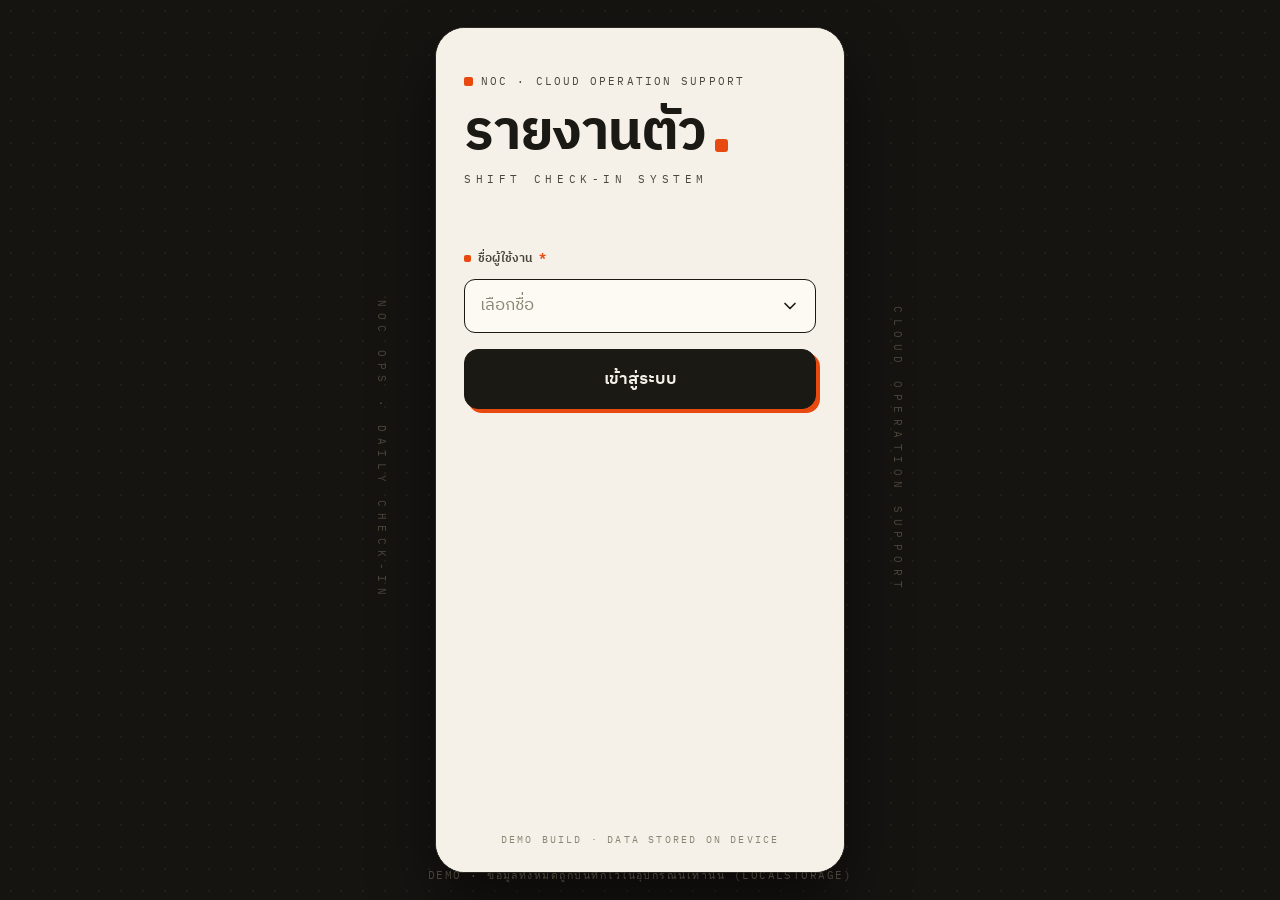
<file: version/01index.html>
<!DOCTYPE html>
<html lang="th">

<head>
  <meta charset="UTF-8">
  <meta name="viewport" content="width=device-width, initial-scale=1, viewport-fit=cover">
  <title>รายงานตัวประจำกะ · NOC Check-in</title>
  <link rel="preconnect" href="https://fonts.googleapis.com">
  <link rel="preconnect" href="https://fonts.gstatic.com" crossorigin>
  <link
    href="https://fonts.googleapis.com/css2?family=IBM+Plex+Sans+Thai:wght@400;500;600;700&family=IBM+Plex+Mono:wght@400;500;600&display=swap"
    rel="stylesheet">
  <style>
    /* ---------- โทนสี / ตัวแปร ---------- */
    :root {
      --paper: #F5F1E8;
      --paper-2: #ECE7DA;
      --card: #FCFAF3;
      --ink: #1B1914;
      --ink-2: #4A463C;
      --ink-3: #8B8574;
      --line: #D8D1BF;
      --line-2: #C4BCA6;
      --accent: #E8490F;
      --accent-deep: #C23A08;
      --ok: #1E7A46;
      --dark: #141310;
      --dark-2: #201E19;
      --dline: #3A372E;
      --dpaper: #F0EBDE;
      --sans: 'IBM Plex Sans Thai', sans-serif;
      --mono: 'IBM Plex Mono', monospace;
    }

    * {
      box-sizing: border-box;
      margin: 0;
      padding: 0
    }

    html,
    body {
      height: 100%
    }

    body {
      font-family: var(--sans);
      background: #161411;
      color: var(--ink);
      -webkit-font-smoothing: antialiased;
      -webkit-tap-highlight-color: transparent
    }

    button {
      font-family: inherit;
      cursor: pointer;
      color: inherit
    }

    img {
      display: block
    }

    .mono {
      font-family: var(--mono)
    }

    .hidden {
      display: none !important
    }

    :focus-visible {
      outline: 2.5px solid var(--accent);
      outline-offset: 2px
    }

    /* ---------- เวที (desktop) ---------- */
    .stage {
      min-height: 100vh;
      display: flex;
      align-items: center;
      justify-content: center;
      position: relative;
      background-color: #161411;
      background-image: radial-gradient(#242019 1px, transparent 1.3px);
      background-size: 22px 22px
    }

    .side-label {
      position: absolute;
      top: 50%;
      transform: translateY(-50%);
      writing-mode: vertical-rl;
      font-family: var(--mono);
      font-size: 11px;
      letter-spacing: .5em;
      color: #4A453A;
      user-select: none
    }

    .side-label.l {
      left: calc(50% - 265px)
    }

    .side-label.r {
      right: calc(50% - 265px)
    }

    .stage-note {
      position: absolute;
      bottom: 16px;
      left: 0;
      right: 0;
      text-align: center;
      font-family: var(--mono);
      font-size: 10.5px;
      letter-spacing: .14em;
      color: #4A453A;
      user-select: none
    }

    /* ---------- กรอบโทรศัพท์ ---------- */
    .phone {
      position: relative;
      width: 410px;
      height: min(870px, 94vh);
      background: var(--paper);
      border: 1.5px solid #2A2721;
      border-radius: 30px;
      overflow: hidden;
      box-shadow: 0 30px 60px rgba(0, 0, 0, .5)
    }

    @media(max-width:560px) {
      .phone {
        width: 100%;
        height: 100vh;
        height: 100dvh;
        border-radius: 0;
        border: none
      }

      .side-label,
      .stage-note {
        display: none
      }

      .stage {
        background: none
      }
    }

    /* ---------- ระบบหน้าจอ / ทรานซิชัน ---------- */
    .screen {
      position: absolute;
      inset: 0;
      background: var(--paper);
      overflow-y: auto;
      overflow-x: hidden;
      transform: translateX(100%);
      opacity: 0;
      pointer-events: none;
      z-index: 1;
      transition: transform .4s cubic-bezier(.22, .9, .3, 1), opacity .4s
    }

    .screen.active {
      transform: none;
      opacity: 1;
      pointer-events: auto;
      z-index: 2
    }

    .screen.away-l {
      transform: translateX(-26%);
      opacity: 0;
      pointer-events: none
    }

    .screen.away-r {
      transform: translateX(26%);
      opacity: 0;
      pointer-events: none
    }

    .screen.pre-r {
      transition: none !important;
      transform: translateX(100%)
    }

    .screen.pre-l {
      transition: none !important;
      transform: translateX(-100%)
    }

    .no-anim .screen {
      transition: none !important
    }

    .screen.dark {
      background: var(--dark);
      color: var(--dpaper)
    }

    /* ---------- องค์ประกอบร่วม ---------- */
    .lbl {
      display: flex;
      align-items: center;
      gap: 7px;
      font-size: 12px;
      font-weight: 600;
      color: var(--ink-2)
    }

    .lbl::before {
      content: '';
      width: 7px;
      height: 7px;
      background: var(--accent);
      border-radius: 2px;
      flex: none
    }

    .req {
      color: var(--accent);
      font-weight: 700
    }

    .tag {
      font-family: var(--mono);
      font-size: 10.5px;
      letter-spacing: .16em;
      color: var(--ink-2)
    }

    .icon-btn {
      width: 42px;
      height: 42px;
      flex: none;
      border: 1.5px solid var(--ink);
      border-radius: 11px;
      background: var(--card);
      display: grid;
      place-items: center;
      color: var(--ink);
      transition: transform .08s
    }

    .icon-btn:active {
      transform: translate(1.5px, 1.5px)
    }

    .icon-btn.sm {
      width: 34px;
      height: 34px;
      border-radius: 9px
    }

    .icon-btn.dark {
      background: transparent;
      border-color: var(--dline);
      color: var(--dpaper)
    }

    .mini-btn {
      display: inline-flex;
      align-items: center;
      gap: 6px;
      font-size: 12px;
      font-weight: 600;
      padding: 7px 11px;
      border: 1.5px solid var(--ink);
      border-radius: 9px;
      background: transparent;
      transition: transform .08s
    }

    .mini-btn:active {
      transform: translate(1px, 1px)
    }

    .mini-btn.ondark {
      color: var(--dpaper);
      border-color: rgba(240, 235, 222, .45)
    }

    .mini-btn.danger {
      color: var(--accent-deep);
      border-color: var(--accent-deep)
    }

    .btn-primary {
      display: flex;
      align-items: center;
      justify-content: center;
      gap: 10px;
      width: 100%;
      height: 60px;
      border: 1.5px solid var(--ink);
      border-radius: 14px;
      background: var(--ink);
      color: var(--paper);
      font-size: 17px;
      font-weight: 600;
      box-shadow: 4px 4px 0 var(--accent);
      transition: transform .09s, box-shadow .09s
    }

    .btn-primary:active {
      transform: translate(3px, 3px);
      box-shadow: 1px 1px 0 var(--accent)
    }

    .btn-accent {
      display: flex;
      align-items: center;
      justify-content: center;
      gap: 9px;
      height: 58px;
      border: 1.5px solid var(--accent-deep);
      border-radius: 14px;
      background: var(--accent);
      color: #FFF6EC;
      font-size: 17px;
      font-weight: 700;
      box-shadow: 4px 4px 0 var(--ink);
      transition: transform .09s, box-shadow .09s
    }

    .btn-accent:active {
      transform: translate(3px, 3px);
      box-shadow: 1px 1px 0 var(--ink)
    }

    .btn-accent:disabled {
      opacity: .75
    }

    .btn-ghost {
      height: 54px;
      border: 1.5px solid var(--ink);
      border-radius: 13px;
      background: transparent;
      font-size: 16px;
      font-weight: 600;
      transition: transform .08s
    }

    .btn-ghost:active {
      transform: translate(1.5px, 1.5px)
    }

    .btn-ghost.dark {
      border-color: rgba(240, 235, 222, .5);
      color: var(--dpaper)
    }

    .btn-paper {
      height: 54px;
      border: 1.5px solid var(--dpaper);
      border-radius: 13px;
      background: var(--dpaper);
      color: var(--ink);
      font-size: 16px;
      font-weight: 700;
      transition: transform .08s
    }

    .btn-paper:active {
      transform: translate(1.5px, 1.5px)
    }

    .spin {
      width: 18px;
      height: 18px;
      flex: none;
      border: 2.5px solid rgba(255, 246, 236, .35);
      border-top-color: #FFF6EC;
      border-radius: 50%;
      animation: rot .7s linear infinite
    }

    @keyframes rot {
      to {
        transform: rotate(360deg)
      }
    }

    /* ---------- ท็อปบาร์ ---------- */
    .topbar {
      position: sticky;
      top: 0;
      z-index: 5;
      display: flex;
      align-items: center;
      gap: 12px;
      padding: 14px 16px;
      background: var(--paper);
      border-bottom: 1.5px solid var(--ink)
    }

    .topbar-title {
      flex: 1;
      font-size: 17px;
      font-weight: 700
    }

    .step-tag {
      font-family: var(--mono);
      font-size: 10.5px;
      letter-spacing: .14em;
      color: var(--ink-2);
      border: 1.5px solid var(--ink);
      padding: 5px 9px;
      border-radius: 8px
    }

    /* ---------- ดรอปดาวน์ (bottom sheet) ---------- */
    .dd-btn {
      width: 100%;
      display: flex;
      align-items: center;
      justify-content: space-between;
      gap: 10px;
      height: 54px;
      padding: 0 15px;
      border: 1.5px solid var(--ink);
      border-radius: 11px;
      background: var(--card);
      font-size: 16.5px;
      text-align: left
    }

    .dd-btn svg {
      flex: none;
      transition: transform .25s
    }

    .dd-btn.open svg {
      transform: rotate(180deg)
    }

    .dd-btn .ph {
      color: var(--ink-3);
      font-weight: 400
    }

    .dd.invalid .dd-btn {
      border-color: var(--accent);
      animation: shakeX .35s
    }

    .dd-dark .dd-btn {
      border-color: rgba(240, 235, 222, .5);
      background: rgba(240, 235, 222, .06);
      color: var(--dpaper)
    }

    .dd-dark .dd-btn .ph {
      color: rgba(240, 235, 222, .45)
    }

    .dd-dark.invalid .dd-btn {
      border-color: var(--accent)
    }

    @keyframes shakeX {
      20% {
        transform: translateX(-5px)
      }

      45% {
        transform: translateX(5px)
      }

      70% {
        transform: translateX(-3px)
      }
    }

    .dd-backdrop {
      position: absolute;
      inset: 0;
      background: rgba(20, 18, 14, .52);
      opacity: 0;
      transition: opacity .28s;
      pointer-events: auto;
      z-index: 40
    }

    .dd-backdrop.show {
      opacity: 1
    }

    .dd-sheet {
      position: absolute;
      left: 12px;
      right: 12px;
      bottom: 12px;
      background: var(--paper);
      border: 1.5px solid var(--ink);
      border-radius: 16px;
      padding: 8px 10px 12px;
      box-shadow: 5px 5px 0 rgba(27, 25, 20, .9);
      transform: translateY(105%);
      transition: transform .32s cubic-bezier(.2, .9, .27, 1);
      pointer-events: auto;
      z-index: 41
    }

    .dd-sheet.open {
      transform: none
    }

    .dd-sheet .grab {
      width: 42px;
      height: 4.5px;
      border-radius: 99px;
      background: var(--line-2);
      margin: 6px auto 4px
    }

    .dd-head {
      display: flex;
      justify-content: space-between;
      align-items: center;
      padding: 6px 8px 10px
    }

    .dd-head .lbl {
      font-size: 13px
    }

    .dd-opt {
      width: 100%;
      display: flex;
      align-items: center;
      justify-content: space-between;
      gap: 12px;
      padding: 13px 12px;
      border: 1.5px solid transparent;
      border-radius: 11px;
      background: transparent;
      text-align: left
    }

    .dd-opt:hover {
      background: var(--paper-2)
    }

    .dd-opt b {
      display: block;
      font-size: 16px;
      font-weight: 600
    }

    .dd-opt small {
      display: block;
      font-size: 12px;
      color: var(--ink-3);
      margin-top: 2px;
      font-weight: 400
    }

    .dd-opt.sel {
      border-color: var(--ink);
      background: var(--card)
    }

    .dd-opt .dd-check {
      color: var(--accent);
      flex: none
    }

    /* ---------- Toast ---------- */
    #overlay-root {
      position: absolute;
      inset: 0;
      pointer-events: none;
      z-index: 70
    }

    .toast-wrap {
      position: absolute;
      left: 0;
      right: 0;
      bottom: calc(18px + env(safe-area-inset-bottom));
      display: flex;
      flex-direction: column;
      align-items: center;
      gap: 8px;
      z-index: 60;
      pointer-events: none
    }

    .toast {
      display: flex;
      align-items: center;
      gap: 9px;
      max-width: calc(100% - 32px);
      background: var(--ink);
      color: var(--paper);
      border-radius: 10px;
      padding: 11px 15px;
      font-size: 13.5px;
      font-weight: 500;
      box-shadow: 4px 4px 0 rgba(27, 25, 20, .3);
      opacity: 0;
      transform: translateY(12px);
      transition: .28s;
      pointer-events: auto
    }

    .toast.show {
      opacity: 1;
      transform: none
    }

    .toast svg {
      flex: none
    }

    .toast.err svg {
      color: #FF6B35
    }

    .toast.ok svg {
      color: #4CBF82
    }

    /* ---------- Modal ---------- */
    .modal-bd {
      position: absolute;
      inset: 0;
      background: rgba(20, 18, 14, .55);
      opacity: 0;
      transition: opacity .25s;
      pointer-events: auto;
      z-index: 50
    }

    .modal-bd.show {
      opacity: 1
    }

    .modal {
      position: absolute;
      left: 50%;
      top: 50%;
      transform: translate(-50%, -46%);
      opacity: 0;
      width: calc(100% - 36px);
      max-width: 336px;
      max-height: 82%;
      overflow: auto;
      background: var(--paper);
      border: 1.5px solid var(--ink);
      border-radius: 16px;
      box-shadow: 6px 6px 0 var(--ink);
      transition: .28s cubic-bezier(.2, .9, .3, 1);
      pointer-events: auto;
      z-index: 51
    }

    .modal.show {
      opacity: 1;
      transform: translate(-50%, -50%)
    }

    .modal-head {
      display: flex;
      justify-content: space-between;
      align-items: center;
      padding: 13px 15px;
      border-bottom: 1.5px dashed var(--line-2)
    }

    .modal-ph img {
      width: 100%;
      max-height: 300px;
      object-fit: cover
    }

    .modal .payload {
      margin: 13px 15px 2px
    }

    .modal-actions {
      display: flex;
      gap: 10px;
      padding: 13px 15px 15px
    }

    .modal-actions .mini-btn {
      flex: 1;
      justify-content: center
    }

    .modal-text {
      padding: 18px 17px 6px;
      font-size: 14.5px;
      line-height: 1.65;
      color: var(--ink-2)
    }

    /* ---------- 1) หน้า Login ---------- */
    .login-wrap {
      min-height: 100%;
      display: flex;
      flex-direction: column;
      padding: 46px 28px 26px
    }

    .brand-tag {
      display: flex;
      align-items: center;
      gap: 8px;
      font-family: var(--mono);
      font-size: 10.5px;
      letter-spacing: .2em;
      color: var(--ink-2)
    }

    .brand-tag::before {
      content: '';
      width: 9px;
      height: 9px;
      background: var(--accent);
      border-radius: 2px
    }

    .wordmark {
      font-size: 54px;
      font-weight: 700;
      line-height: 1.05;
      letter-spacing: -.01em;
      margin-top: 18px;
      display: flex;
      align-items: flex-end;
      gap: 8px
    }

    .wordmark .chop {
      width: 13px;
      height: 13px;
      background: var(--accent);
      border-radius: 3px;
      margin-bottom: 11px
    }

    .wordmark-sub {
      font-family: var(--mono);
      font-size: 11px;
      letter-spacing: .42em;
      color: var(--ink-2);
      margin-top: 9px
    }

    .punch-strip {
      display: flex;
      gap: 5px;
      margin-top: 26px
    }

    .punch-strip i {
      width: 10px;
      height: 15px;
      border: 1.5px solid var(--ink-2);
      border-radius: 2.5px
    }

    .punch-strip i.on {
      background: var(--ink);
      border-color: var(--ink)
    }

    .punch-strip i.gap {
      margin-left: 9px
    }

    .punch-caption {
      font-family: var(--mono);
      font-size: 10px;
      letter-spacing: .2em;
      color: var(--ink-3);
      margin-top: 7px
    }

    .login-fields {
      margin-top: 30px;
      display: flex;
      flex-direction: column;
      gap: 20px
    }

    .key {
      height: 57px;
      border: 1.5px solid var(--ink);
      border-radius: 12px;
      background: var(--card);
      font-family: var(--mono);
      font-size: 20px;
      font-weight: 500;
      box-shadow: 3px 3px 0 var(--ink);
      display: grid;
      place-items: center;
      transition: transform .07s, box-shadow .07s
    }

    .key:active {
      transform: translate(2px, 2px);
      box-shadow: 1px 1px 0 var(--ink)
    }

    .key.util svg {
      color: var(--ink-2)
    }

    .login-hint {
      font-family: var(--mono);
      font-size: 11px;
      color: var(--ink-3);
      letter-spacing: .06em;
      margin-top: 16px
    }

    .login-foot {
      margin-top: auto;
      padding-top: 26px;
      text-align: center;
      font-family: var(--mono);
      font-size: 10px;
      letter-spacing: .22em;
      color: var(--ink-3)
    }

    /* ---------- 2) หน้า Home ---------- */
    .topbar-id .tag {
      display: block;
      margin-bottom: 3px
    }

    .topbar-user {
      font-size: 17px;
      font-weight: 700;
      display: flex;
      align-items: center;
      gap: 8px
    }

    .topbar-user::before {
      content: '';
      width: 8px;
      height: 8px;
      border-radius: 50%;
      background: var(--ok)
    }

    .home-body {
      padding: 22px 20px calc(26px + env(safe-area-inset-bottom));
      display: flex;
      flex-direction: column;
      gap: 16px
    }

    .cb-date {
      font-size: 13.5px;
      font-weight: 500;
      color: var(--ink-2)
    }

    .cb-time {
      font-family: var(--mono);
      font-weight: 600;
      font-size: 46px;
      letter-spacing: .01em;
      margin: 2px 0 6px;
      font-variant-numeric: tabular-nums
    }

    .cb-shift {
      display: flex;
      align-items: center;
      gap: 8px;
      font-size: 13.5px;
      color: var(--ink-2);
      font-weight: 500
    }

    .cb-dot {
      width: 9px;
      height: 9px;
      border-radius: 50%;
      flex: none
    }

    .cb-dot.on {
      background: var(--ok)
    }

    .cb-dot.off {
      background: var(--line-2)
    }

    .today-card {
      display: flex;
      align-items: center;
      justify-content: space-between;
      gap: 12px;
      padding: 15px 17px;
      border: 1.5px dashed var(--line-2);
      border-radius: 13px
    }

    .today-card.done {
      border: 1.5px solid var(--ink);
      background: var(--card)
    }

    .tc-title {
      font-size: 15.5px;
      font-weight: 700
    }

    .tc-title.ok {
      color: var(--ok)
    }

    .tc-meta {
      font-family: var(--mono);
      font-size: 11px;
      letter-spacing: .08em;
      color: var(--ink-3);
      margin-top: 4px
    }

    .tc-icon {
      color: var(--ink-3)
    }

    .mini-stamp {
      font-family: var(--mono);
      font-size: 11px;
      font-weight: 600;
      letter-spacing: .1em;
      color: var(--ok);
      border: 2px solid var(--ok);
      border-radius: 7px;
      padding: 5px 9px;
      transform: rotate(-6deg);
      flex: none
    }

    .cta-checkin {
      display: flex;
      align-items: center;
      justify-content: space-between;
      gap: 14px;
      width: 100%;
      padding: 17px 19px;
      border: 1.5px solid var(--ink);
      border-radius: 16px;
      background: var(--ink);
      color: var(--paper);
      box-shadow: 5px 5px 0 var(--accent);
      transition: transform .09s, box-shadow .09s;
      text-align: left
    }

    .cta-checkin:active {
      transform: translate(3px, 3px);
      box-shadow: 1px 1px 0 var(--accent)
    }

    .cta-txt b {
      display: block;
      font-size: 19px;
      font-weight: 700
    }

    .cta-txt .mono {
      display: block;
      font-size: 10.5px;
      letter-spacing: .3em;
      color: rgba(245, 241, 232, .6);
      margin-top: 4px
    }

    .cta-ic {
      width: 48px;
      height: 48px;
      flex: none;
      border: 1.5px solid rgba(245, 241, 232, .85);
      border-radius: 12px;
      display: grid;
      place-items: center;
      transition: transform .2s
    }

    .cta-checkin:hover .cta-ic {
      transform: translateX(4px)
    }

    .hist-head {
      display: flex;
      align-items: center;
      gap: 10px;
      margin-top: 6px
    }

    .hist-head .lbl {
      flex: 1
    }

    .hist-count {
      font-family: var(--mono);
      font-size: 11px;
      color: var(--ink-3)
    }

    .hist-row {
      display: flex;
      align-items: center;
      gap: 12px;
      width: 100%;
      padding: 12px 2px;
      background: none;
      border: none;
      border-bottom: 1.5px dashed var(--line-2);
      text-align: left
    }

    .hist-thumb {
      width: 46px;
      height: 46px;
      flex: none;
      border-radius: 9px;
      border: 1.5px solid var(--ink);
      object-fit: cover;
      background: var(--paper-2)
    }

    .hist-mid {
      flex: 1;
      min-width: 0
    }

    .hist-name {
      font-size: 15px;
      font-weight: 700
    }

    .hist-shift {
      font-family: var(--mono);
      font-size: 11.5px;
      color: var(--ink-2);
      margin-left: 8px
    }

    .hist-meta {
      font-family: var(--mono);
      font-size: 10.5px;
      letter-spacing: .06em;
      color: var(--ink-3);
      margin-top: 3px
    }

    .chip {
      display: inline-flex;
      align-items: center;
      gap: 6px;
      flex: none;
      font-size: 11px;
      font-weight: 600;
      padding: 5px 10px;
      border-radius: 99px;
      border: 1.5px solid
    }

    .chip i {
      width: 7px;
      height: 7px;
      border-radius: 50%
    }

    .chip.st-on {
      color: var(--ok);
      border-color: var(--ok)
    }

    .chip.st-on i {
      background: var(--ok)
    }

    .chip.st-rm {
      color: var(--accent-deep);
      border-color: var(--accent-deep)
    }

    .chip.st-rm i {
      background: var(--accent)
    }

    .empty {
      border: 1.5px dashed var(--line-2);
      border-radius: 13px;
      padding: 30px 20px;
      text-align: center;
      color: var(--ink-3)
    }

    .empty svg {
      margin: 0 auto 10px;
      display: block
    }

    .empty p {
      font-size: 13.5px;
      line-height: 1.6
    }

    /* ---------- 3) หน้า Form ---------- */
    .form-body {
      padding: 22px 20px calc(26px + env(safe-area-inset-bottom));
      display: flex;
      flex-direction: column;
      gap: 18px
    }

    .form-card {
      background: var(--card);
      border: 1.5px solid var(--ink);
      border-radius: 15px;
      overflow: hidden
    }

    .fc-head {
      display: flex;
      justify-content: space-between;
      align-items: center;
      padding: 13px 17px;
      background: var(--paper-2);
      border-bottom: 1.5px solid var(--ink)
    }

    .frow {
      padding: 16px 17px;
      border-bottom: 1.5px dashed var(--line-2)
    }

    .frow:last-child {
      border-bottom: none
    }

    .frow .lbl {
      margin-bottom: 11px
    }

    .fixed-val {
      display: flex;
      align-items: center;
      gap: 9px;
      font-size: 16.5px;
      font-weight: 700;
      min-height: 32px
    }

    .fixed-val svg {
      color: var(--ink-3);
      flex: none
    }

    .fx-tag {
      margin-left: auto;
      font-family: var(--mono);
      font-size: 9.5px;
      letter-spacing: .16em;
      color: var(--ink-3);
      border: 1.5px dashed var(--line-2);
      padding: 4px 7px;
      border-radius: 6px
    }

    .form-note {
      display: flex;
      gap: 10px;
      font-size: 13px;
      line-height: 1.7;
      color: var(--ink-2);
      padding: 0 2px
    }

    .form-note svg {
      flex: none;
      margin-top: 2px;
      color: var(--accent)
    }

    /* ---------- 4) หน้า Camera (โทนมืด) ---------- */
    #scr-camera {
      display: flex;
      flex-direction: column;
      overflow: hidden
    }

    .cam-top {
      display: flex;
      align-items: center;
      gap: 12px;
      padding: 14px 16px 8px
    }

    .cam-title {
      flex: 1;
      font-size: 16px;
      font-weight: 700
    }

    .cam-title .tag {
      display: block;
      margin-top: 3px;
      color: rgba(240, 235, 222, .5)
    }

    .cam-status {
      padding: 6px 16px 14px
    }

    .cam-status .lbl {
      color: rgba(240, 235, 222, .6);
      margin-bottom: 9px
    }

    .cam-stage {
      flex: 1;
      position: relative;
      background: #0B0A08;
      overflow: hidden
    }

    .cam-stage video,
    .cam-stage #camFrozen {
      position: absolute;
      inset: 0;
      width: 100%;
      height: 100%;
      object-fit: cover
    }

    .vf-grid i {
      position: absolute;
      background: rgba(240, 235, 222, .16)
    }

    .vf-grid .v {
      width: 1px;
      top: 7%;
      bottom: 7%
    }

    .vf-grid .h {
      height: 1px;
      left: 7%;
      right: 7%
    }

    .vf-brackets i {
      position: absolute;
      width: 26px;
      height: 26px;
      border: 2.5px solid rgba(240, 235, 222, .85)
    }

    .vf-brackets i:nth-child(1) {
      top: 14px;
      left: 14px;
      border-right: none;
      border-bottom: none;
      border-radius: 6px 0 0 0
    }

    .vf-brackets i:nth-child(2) {
      top: 14px;
      right: 14px;
      border-left: none;
      border-bottom: none;
      border-radius: 0 6px 0 0
    }

    .vf-brackets i:nth-child(3) {
      bottom: 14px;
      left: 14px;
      border-right: none;
      border-top: none;
      border-radius: 0 0 0 6px
    }

    .vf-brackets i:nth-child(4) {
      bottom: 14px;
      right: 14px;
      border-left: none;
      border-top: none;
      border-radius: 0 0 6px 0
    }

    .vf-ts {
      position: absolute;
      bottom: 18px;
      left: 16px;
      font-family: var(--mono);
      font-size: 11px;
      letter-spacing: .08em;
      color: var(--dpaper);
      background: rgba(20, 19, 16, .66);
      padding: 5px 9px;
      border-radius: 6px;
      border: 1px solid rgba(240, 235, 222, .25)
    }

    .vf-state {
      position: absolute;
      top: 16px;
      left: 16px;
      display: flex;
      align-items: center;
      gap: 7px;
      font-family: var(--mono);
      font-size: 10px;
      letter-spacing: .2em;
      color: var(--dpaper);
      background: rgba(20, 19, 16, .62);
      padding: 6px 10px;
      border-radius: 6px;
      border: 1px solid rgba(240, 235, 222, .25)
    }

    .vf-state i {
      width: 7px;
      height: 7px;
      border-radius: 50%;
      background: var(--accent);
      animation: blink 1.2s steps(2) infinite
    }

    .vf-state.cap i {
      background: var(--dpaper);
      animation: none
    }

    @keyframes blink {
      50% {
        opacity: .12
      }
    }

    .flash {
      position: absolute;
      inset: 0;
      background: #fff;
      opacity: 0;
      pointer-events: none;
      z-index: 3
    }

    .flash.go {
      animation: flash .3s
    }

    @keyframes flash {
      12% {
        opacity: .92
      }

      100% {
        opacity: 0
      }
    }

    .cam-error {
      position: absolute;
      inset: 0;
      z-index: 4;
      display: flex;
      flex-direction: column;
      align-items: center;
      justify-content: center;
      gap: 15px;
      text-align: center;
      background: rgba(11, 10, 8, .92);
      padding: 26px
    }

    .cam-error svg {
      color: var(--accent)
    }

    .cam-error p {
      font-size: 14px;
      line-height: 1.7;
      color: rgba(240, 235, 222, .85);
      max-width: 270px
    }

    .cam-err-actions {
      display: flex;
      gap: 10px
    }

    .cam-bottom {
      padding: 12px 18px calc(15px + env(safe-area-inset-bottom))
    }

    .file-alt {
      display: flex;
      align-items: center;
      gap: 7px;
      margin: 0 auto 13px;
      background: none;
      border: none;
      color: rgba(240, 235, 222, .55);
      font-size: 12.5px;
      text-decoration: underline dotted;
      text-underline-offset: 3px
    }

    .file-alt:hover {
      color: rgba(240, 235, 222, .85)
    }

    .shuttle-row {
      display: flex;
      align-items: center;
      justify-content: center;
      height: 86px
    }

    .shutter {
      width: 76px;
      height: 76px;
      border-radius: 50%;
      border: 4px solid var(--dpaper);
      background: transparent;
      display: grid;
      place-items: center
    }

    .shutter span {
      width: 58px;
      height: 58px;
      border-radius: 50%;
      background: var(--dpaper);
      transition: transform .12s, background .12s
    }

    .shutter:active span {
      transform: scale(.82);
      background: var(--accent)
    }

    .cam-actions {
      display: flex;
      gap: 11px
    }

    .cam-actions .btn-ghost {
      flex: 1
    }

    .cam-actions .btn-paper {
      flex: 1.5
    }

    /* ---------- 5) หน้า Confirm ---------- */
    .confirm-body {
      padding: 22px 20px calc(26px + env(safe-area-inset-bottom));
      display: flex;
      flex-direction: column;
      gap: 18px
    }

    .photo-card {
      background: #FDFCF7;
      border: 1.5px solid var(--ink);
      border-radius: 7px;
      padding: 10px 10px 12px;
      box-shadow: 5px 5px 0 var(--ink);
      transform: rotate(-1.2deg)
    }

    .ph-wrap {
      position: relative
    }

    .ph-wrap img {
      width: 100%;
      border-radius: 3px;
      border: 1px solid var(--line)
    }

    .photo-ts {
      position: absolute;
      bottom: 9px;
      left: 9px;
      font-family: var(--mono);
      font-size: 10.5px;
      letter-spacing: .08em;
      color: var(--dpaper);
      background: rgba(20, 19, 16, .7);
      padding: 4px 8px;
      border-radius: 5px
    }

    .ph-caption {
      display: flex;
      justify-content: space-between;
      align-items: center;
      padding: 10px 3px 0
    }

    .ph-caption .tag {
      letter-spacing: .2em
    }

    .sum-card {
      background: var(--card);
      border: 1.5px solid var(--ink);
      border-radius: 15px;
      overflow: hidden
    }

    .srow {
      display: flex;
      justify-content: space-between;
      align-items: center;
      gap: 16px;
      padding: 13px 17px;
      border-bottom: 1.5px dashed var(--line-2);
      font-size: 15px
    }

    .srow:last-child {
      border-bottom: none
    }

    .srow .k {
      font-size: 13px;
      font-weight: 500;
      color: var(--ink-2)
    }

    .srow .v {
      font-weight: 700;
      text-align: right
    }

    .srow .v.mono {
      font-family: var(--mono);
      font-weight: 500;
      font-size: 14px
    }

    .payload-card {
      background: var(--ink);
      border-radius: 15px;
      padding: 14px 16px 16px;
      color: #E9E3D2
    }

    .payload-head {
      display: flex;
      justify-content: space-between;
      align-items: center;
      margin-bottom: 9px
    }

    .payload-head .lbl {
      color: rgba(233, 227, 210, .65)
    }

    .payload-head .lbl::before {
      background: var(--accent)
    }

    .payload {
      font-family: var(--mono);
      font-size: 13px;
      line-height: 2;
      white-space: pre-wrap;
      user-select: all
    }

    .confirm-actions {
      display: flex;
      gap: 11px
    }

    .confirm-actions .btn-ghost {
      flex: 1
    }

    .confirm-actions .btn-accent {
      flex: 1.6
    }

    /* ---------- 6) หน้า Success ---------- */
    .success-wrap {
      min-height: 100%;
      display: flex;
      flex-direction: column;
      align-items: center;
      text-align: center;
      padding: 64px 26px calc(26px + env(safe-area-inset-bottom))
    }

    .stamp-zone {
      position: relative;
      height: 172px;
      display: grid;
      place-items: center;
      margin-bottom: 10px
    }

    .stamp {
      position: relative;
      display: inline-flex;
      flex-direction: column;
      align-items: center;
      gap: 1px;
      border: 3px solid var(--accent);
      color: var(--accent);
      border-radius: 10px;
      padding: 15px 30px 13px;
      transform: rotate(-7deg);
      mix-blend-mode: multiply;
      opacity: .92
    }

    .stamp::before {
      content: '';
      position: absolute;
      inset: 5px;
      border: 1.5px solid var(--accent);
      border-radius: 6px
    }

    .stamp-top {
      font-family: var(--mono);
      font-size: 10px;
      letter-spacing: .34em;
      font-weight: 600
    }

    .stamp-main {
      font-size: 36px;
      font-weight: 700;
      line-height: 1.15;
      margin: 3px 0 1px
    }

    .stamp-sub {
      font-family: var(--mono);
      font-size: 10.5px;
      letter-spacing: .22em;
      font-weight: 600;
      border-top: 1.5px solid var(--accent);
      padding-top: 5px;
      margin-top: 5px
    }

    .stamp.in {
      animation: stampIn .55s cubic-bezier(.3, 1.35, .45, 1) both
    }

    @keyframes stampIn {
      0% {
        transform: scale(2.5) rotate(-19deg);
        opacity: 0
      }

      55% {
        transform: scale(.94) rotate(-6.5deg);
        opacity: .92
      }

      75% {
        transform: scale(1.05) rotate(-7.5deg)
      }

      100% {
        transform: scale(1) rotate(-7deg);
        opacity: .92
      }
    }

    #scr-success.thud {
      animation: thud .32s .26s
    }

    @keyframes thud {
      30% {
        transform: translateY(4px) scale(.995)
      }

      60% {
        transform: translateY(-2px)
      }
    }

    .debris {
      position: absolute;
      background: var(--accent);
      opacity: 0
    }

    .debris.d1 {
      width: 9px;
      height: 9px;
      top: 18px;
      right: 34px;
      transform: rotate(18deg)
    }

    .debris.d2 {
      width: 6px;
      height: 6px;
      bottom: 22px;
      left: 40px;
      transform: rotate(-24deg);
      background: var(--ink)
    }

    .debris.d3 {
      width: 7px;
      height: 7px;
      bottom: 10px;
      right: 70px;
      transform: rotate(40deg)
    }

    .debris.in {
      animation: debris .4s .5s cubic-bezier(.2, .9, .3, 1) both
    }

    @keyframes debris {
      from {
        opacity: 0;
        transform: scale(2) rotate(0)
      }

      to {
        opacity: .85
      }
    }

    .succ-ts {
      font-family: var(--mono);
      font-size: 12px;
      letter-spacing: .18em;
      color: var(--ink-2);
      margin-top: 14px
    }

    .succ-line {
      font-size: 16px;
      font-weight: 700;
      margin-top: 7px
    }

    .succ-note {
      font-size: 13px;
      line-height: 1.7;
      color: var(--ink-2);
      margin-top: 10px;
      max-width: 280px
    }

    .payload-mini {
      width: 100%;
      margin-top: 22px
    }

    .payload-mini .payload {
      background: var(--ink);
      color: #E9E3D2;
      border-radius: 13px;
      padding: 14px 15px;
      text-align: left
    }

    .payload-mini .mini-btn {
      margin-top: 11px
    }

    #btnHome {
      margin-top: auto;
      padding-top: 26px
    }
  </style>
</head>

<body>
  <div class="stage">
    <div class="side-label l">NOC OPS · DAILY CHECK-IN</div>
    <div class="side-label r">CLOUD OPERATION SUPPORT</div>

    <div class="phone" id="phone">

      <!-- 1) LOGIN -->
      <section class="screen active" id="scr-login">
        <div class="login-wrap">
          <div class="brand-tag">NOC · CLOUD OPERATION SUPPORT</div>
          <h1 class="wordmark">รายงานตัว<span class="chop"></span></h1>
          <div class="wordmark-sub">SHIFT CHECK-IN SYSTEM</div>
          <div class="punch-strip" id="punchStrip"></div>
          <div class="punch-caption" id="punchCaption"></div>

          <div class="login-fields">
            <div class="field">
              <label class="lbl">ชื่อผู้ใช้งาน <span class="req">*</span></label>
              <div id="ddLoginName" style="margin-top:11px"></div>
            </div>

          </div>
          <button class="btn-primary" id="btnEnter" style="margin-top:16px;">
            เข้าสู่ระบบ
          </button>
          <div class="login-foot">DEMO BUILD · DATA STORED ON DEVICE</div>
        </div>
      </section>

      <!-- 2) HOME / DASHBOARD -->
      <section class="screen" id="scr-home">
        <header class="topbar">
          <div class="topbar-id">
            <span class="tag">NOC / CHECK-IN</span>
            <div class="topbar-user" id="homeUser">—</div>
          </div>
          <button class="icon-btn" id="btnLogout" title="ออกจากระบบ" aria-label="ออกจากระบบ"><i
              data-icon="log-out"></i></button>
        </header>
        <div class="home-body">
          <div class="clock-block">
            <div class="cb-date" data-date-thai>—</div>
            <div class="cb-time" data-clock>--:--:--</div>
            <div class="cb-shift"><span class="cb-dot" id="cbDot"></span><span id="shiftHint">—</span></div>
          </div>

          <div class="today-card" id="todayCard"></div>

          <button class="cta-checkin" id="btnCheckin">
            <span class="cta-txt"><b>รายงานต้วเลย</b><span class="mono">CHECK-IN NOW</span></span>
            <span class="cta-ic"><i data-icon="camera" data-size="22"></i></span>
          </button>

          <button class="btn-ghost" id="btnSubmitFromHome" style="margin-top:12px;">
            <i data-icon="send" data-size="18"></i>ส่่ิงรายงาน
          </button>

          <div class="hist-head">
            <span class="lbl">ประวัติการรายงาน</span>
            <span class="hist-count" id="histCount">0 รายการ</span>
            <button class="mini-btn" id="btnClear"><i data-icon="trash" data-size="14"></i>ล้าง</button>
          </div>
          <div class="hist-list" id="histList"></div>
        </div>
      </section>

      <!-- 3) CHECK-IN FORM -->
      <section class="screen" id="scr-form">
        <header class="topbar">
          <button class="icon-btn" data-back="home" aria-label="ย้อนกลับ"><i data-icon="arrow-left"></i></button>
          <div class="topbar-title">ข้อมูลผู้รายงาน</div>
          <span class="step-tag">STEP 1/3</span>
        </header>
        <div class="form-body">
          <div class="form-card">
            <div class="fc-head"><span class="lbl">ข้อมลู้ผู้รายงาน</span><span class="tag">FORM · F-01</span></div>
            <div class="frow">
              <label class="lbl">ชื่่อ (Name) <span class="req">*</span></label>
              <div id="ddName"></div>
            </div>
            <div class="frow">
              <label class="lbl">กะการทำงาน (Shift) <span class="req">*</span></label>
              <div id="ddShift"></div>
            </div>
            <div class="frow">
              <label class="lbl">สถานะการทำงาน (Status) <span class="req">*</span></label>
              <div id="ddStatus"></div>
            </div>
            <div class="frow">
              <label class="lbl">ตำแหน่ง (Role)</label>
              <div class="fixed-val"><i data-icon="lock" data-size="16"></i>NOC Engineer<span
                  class="fx-tag">FIXED</span></div>
            </div>
            <div class="frow">
              <label class="lbl">โปรเจกต็ (Project)</label>
              <div class="fixed-val"><i data-icon="lock" data-size="16"></i>Cloud Operation Support<span
                  class="fx-tag">FIXED</span></div>
            </div>
          </div>
          <p class="form-note"><i data-icon="clock" data-size="17"></i>ระบบจะบันทึกวัน-เวลาอัตโนมัตเมื่อกดส่่งรายงาน
            และตองแนบรูปถ่ายจากกล้องทกุครัง</p>
          <button class="btn-primary" id="btnToCamera"><i data-icon="camera"
              data-size="20"></i>ถ่ายรูปประกอบรายงาน</button>
        </div>
      </section>

      <!-- 4) CAMERA -->
      <section class="screen dark" id="scr-camera">
        <div class="cam-top">
          <button class="icon-btn dark" data-back="form" aria-label="ย้นกลับ"><i data-icon="arrow-left"></i></button>
          <div class="cam-title">ถ่ายรูปรายงานต้ว<span class="tag">STEP 2/2 · VIEWFINDER</span></div>
          <button class="icon-btn dark" id="btnFlip" title="สลับกล้อง" aria-label="สลับกล้อง"><i
              data-icon="refresh-cw"></i></button>
        </div>
        <div class="cam-stage">
          <video id="camVideo" autoplay playsinline muted></video>
          <img id="camFrozen" class="hidden" alt="รูปที่ถ่าย">
          <div class="vf-grid" id="vfGrid"><i class="v" style="left:33.33%"></i><i class="v" style="left:66.66%"></i><i
              class="h" style="top:33.33%"></i><i class="h" style="top:66.66%"></i></div>
          <div class="vf-brackets"><i></i><i></i><i></i><i></i></div>
          <div class="vf-state" id="vfState"><i></i><span>LIVE</span></div>
          <div class="vf-ts" id="vfTs">--:--:--</div>
          <div class="flash" id="flash"></div>
          <div class="cam-error hidden" id="camError">
            <i data-icon="alert" data-size="34"></i>
            <p id="camErrMsg"></p>
            <div class="cam-err-actions">
              <button class="mini-btn ondark" id="btnRetryCam">ลองใหม่</button>
              <button class="mini-btn ondark" id="btnFileErr">เลือกไฟล์รูปแทน</button>
            </div>
          </div>
        </div>
        <div class="cam-bottom">
          <button class="file-alt" id="btnFileAlt"><i data-icon="image" data-size="15"></i>แนบรูปจากไฟล์แทน
            (กรณีไม่มีกล้อง)</button>
          <div class="shuttle-row" id="shuttleWrap">
            <button class="shutter" id="btnShutter" aria-label="ถ่ายรูป"><span></span></button>
          </div>
          <div class="cam-actions hidden" id="camActions">
            <button class="btn-ghost dark" id="btnRetake">ถ่ายใหม่</button>
            <button class="btn-paper" id="btnUseShot">ใช้รูปนี้</button>
          </div>
        </div>
      </section>

      <!-- 5) CONFIRMATION -->
      <section class="screen" id="scr-confirm">
        <header class="topbar">
          <button class="icon-btn" data-back="camera" aria-label="ย้อนกลับ"><i data-icon="arrow-left"></i></button>
          <div class="topbar-title">ตรวจสอบก่อนส่ง</div>
          <span class="step-tag">STEP 3/3</span>
        </header>
        <div class="confirm-body">
          <div class="photo-card">
            <div class="ph-wrap">
              <img id="cfPhoto" alt="รูปประกอบรายงาน">
              <span class="photo-ts" id="cfShotTs">SHOT --:--:--</span>
            </div>
            <div class="ph-caption">
              <span class="tag">PHOTO · ATTACHED</span>
              <button class="mini-btn" id="btnRetakeMini"><i data-icon="camera" data-size="14"></i>ถ่ายใหม่</button>
            </div>
          </div>

          <div class="sum-card">
            <div class="fc-head"><span class="lbl">สรุปข้อมูลทั้งหมด</span><span class="tag">SUMMARY</span></div>
            <div class="srow"><span class="k">Name</span><span class="v" id="cfName">—</span></div>
            <div class="srow"><span class="k">Role</span><span class="v">NOC Engineer</span></div>
            <div class="srow"><span class="k">Shift</span><span class="v mono" id="cfShift">—</span></div>
            <div class="srow"><span class="k">Project</span><span class="v">Cloud Operation Support</span></div>
            <div class="srow"><span class="k">Status</span><span class="v" id="cfStatus">—</span></div>
            <div class="srow"><span class="k">เวลาที่บันทึก (อัตโนมัติ)</span><span class="v mono"
                data-clock>--:--:--</span></div>
          </div>

          <div class="payload-card">
            <div class="payload-head">
              <span class="lbl">ข้อความที่จะส่ง</span>
              <button class="mini-btn ondark" id="btnCopyPayload"><i data-icon="copy" data-size="14"></i>คัดลอก</button>
            </div>
            <pre class="payload" id="cfPayload"></pre>
          </div>

          <div class="confirm-actions">
            <button class="btn-ghost" data-back="form">แก้ไขข้อมูล</button>
            <button class="btn-accent" id="btnSubmit">ส่งรายงาน</button>
          </div>
        </div>
      </section>

      <!-- 6) SUCCESS -->
      <section class="screen" id="scr-success">
        <div class="success-wrap">
          <div class="stamp-zone">
            <span class="debris d1"></span><span class="debris d2"></span><span class="debris d3"></span>
            <div class="stamp" id="stamp">
              <span class="stamp-top">NOC OPS</span>
              <span class="stamp-main">รายงานแล้ว</span>
              <span class="stamp-sub" id="stampSub">CHECKED-IN</span>
            </div>
          </div>
          <div class="succ-ts" id="succTs">—</div>
          <div class="succ-line" id="succLine">—</div>
          <p class="succ-note">ส่งรายงานเรียบร้อย ระบบบันทึกเวลาและรูปภาพแนบเรียบร้อยแล้ว
            ข้อความรายงานพร้อมส่งต่อให้ผู้รับ / ระบบหลังบ้าน</p>
          <div class="payload-mini">
            <pre class="payload" id="succPayload"></pre>
            <button class="mini-btn" id="btnCopy2"><i data-icon="copy" data-size="14"></i>คัดลอกข้อความรายงาน</button>
          </div>
          <button class="btn-primary" id="btnHome">กลับหน้าหลัก</button>
        </div>
      </section>

      <!-- โอเวอร์เลย์: ชีตดรอปดาวน์ / โมดัล / toast -->
      <div id="overlay-root">
        <div class="toast-wrap" id="toastWrap"></div>
      </div>
    </div>

    <div class="stage-note">DEMO · ข้อมูลทั้งหมดถูกบันทึกไว้ในอุปกรณ์นี้เท่านั้น (LOCALSTORAGE)</div>
  </div>

  <input type="file" id="fileInput" accept="image/*" capture="environment" hidden>

  <script>
    (function () {
      'use strict';
      /* ============ ค่าคงที่ตามข้อกำหนด ============ */
      const DEFAULT_ROSTER = [
        { name: "Apisith  Kogram", nickname: "Dodo", days: { "1": "19.00", "2": "19.00", "3": "19.00", "7": "20.00", "8": "20.00", "9": "20.00", "14": "07.00", "15": "07.00", "19": "19.00", "20": "19.00", "21": "19.00", "25": "08.00", "26": "08.00", "27": "08.00", "28": "20.00" }, color: "#8B8574" },
        { name: "Phanuphong Lachantha", nickname: "Pick", days: { "1": "19.00", "2": "19.00", "3": "19.00", "7": "08.00", "8": "08.00", "9": "08.00", "13": "20.00", "14": "20.00", "15": "20.00", "19": "07.00", "20": "07.00", "21": "07.00", "25": "19.00", "26": "19.00", "27": "19.00", "31": "2" }, color: "#8B8574" },
        { name: "Phanuwat Keawon", nickname: "Khing", days: { "1": "08.00", "2": "08.00", "3": "08.00", "7": "19.00", "8": "19.00", "13": "08.00", "14": "08.00", "15": "08.00", "19": "20.00", "20": "20.00", "21": "20.00", "25": "07.00", "26": "07.00", "27": "07.00", "30": "19.00", "31": "4" }, color: "#8B8574" },
        { name: "Phudtan Sodsai", nickname: "Tan", days: { "1": "08.00", "2": "08.00", "3": "08.00", "7": "08.00", "8": "08.00", "9": "08.00", "13": "08.00", "14": "08.00", "15": "08.00", "19": "08.00", "20": "08.00", "21": "08.00", "25": "08.00", "26": "08.00", "27": "08.00", "31": "2" }, color: "#8B8574" },
        { name: "Pipatpong Srisara", nickname: "Min", days: { "4": "08.00", "5": "08.00", "6": "08.00", "10": "08.00", "11": "08.00", "12": "08.00", "16": "08.00", "17": "08.00", "18": "08.00", "22": "08.00", "23": "08.00", "24": "08.00", "28": "08.00", "29": "08.00", "30": "08.00", "31": "3" }, color: "#8B8574" },
        { name: "Prapatsorn Sodjaimai", nickname: "Milk", days: { "1": "20.00", "2": "20.00", "3": "20.00", "7": "07.00", "8": "07.00", "9": "07.00", "13": "19.00", "14": "19.00", "15": "19.00", "19": "08.00", "20": "08.00", "21": "08.00", "25": "20.00", "26": "20.00", "27": "20.00", "31": "2" }, color: "#8B8574" },
        { name: "Sasiwan Laohapornsvan", nickname: "Yok", days: { "4": "20.00", "5": "20.00", "6": "20.00", "9": "19.00", "10": "19.00", "11": "19.00", "12": "19.00", "16": "08.00", "17": "08.00", "18": "08.00", "22": "20.00", "23": "20.00", "24": "20.00", "28": "19.00", "29": "19.00", "31": "3" }, color: "#8B8574" },
        { name: "Supaporn Khumsombat", nickname: "Nack", days: { "4": "19.00", "5": "19.00", "6": "19.00", "10": "20.00", "11": "20.00", "12": "20.00", "16": "20.00", "17": "20.00", "18": "20.00", "22": "08.00", "23": "08.00", "24": "08.00", "28": "08.00", "29": "08.00", "30": "08.00", "31": "3" }, color: "#8B8574" },
        { name: "Thanachot Phuttiwarakul", nickname: "Mink", days: { "4": "07.00", "5": "07.00", "6": "07.00", "10": "07.00", "11": "07.00", "12": "07.00", "16": "07.00", "17": "07.00", "18": "07.00", "22": "07.00", "23": "07.00", "24": "07.00", "28": "07.00", "29": "07.00", "30": "07.00" }, color: "#8B8574" },
        { name: "Tinapat Sangdang", nickname: "Bo", days: { "4": "08.00", "5": "08.00", "6": "08.00", "10": "08.00", "11": "08.00", "12": "08.00", "13": "07.00", "16": "19.00", "17": "19.00", "18": "19.00", "22": "19.00", "23": "19.00", "24": "19.00", "29": "20.00", "30": "20.00", "31": "3" }, color: "#8B8574" },
      ];
      const SHIFT_MAP = { '07.00': '07:00-19:00', '08.00': '08:00-20:00', '19.00': '19:00-07:00', '20.00': '20:00-08:00' };
      const SHIFTS = [
        { v: '07:00-19:00', label: '7.00 – 19.00', sub: 'กะเช้า · 12 ชั่วโมง' },
        { v: '08:00-20:00', label: '8.00 – 20.00', sub: 'กะบ่าย · 12 ชั่วโมง' },
        { v: '19:00-07:00', label: '19.00 – 7.00', sub: 'กะดึก · 12 ชั่วโมง' },
        { v: '20:00-08:00', label: '20.00 – 8.00', sub: 'กะดึกดื่น · 12 ชั่วโมง' }
      ];
      const STATUSES = [
        { v: 'On-site', label: 'On-site', sub: 'ปฏิบัติงาน ณ ศูนย์ปฏิบัติการ' },
        { v: 'Remote-work', label: 'Remote-work', sub: 'ปฏิบัติงานทางไกล' }
      ];
      const ROLE = 'NOC Engineer', PROJECT = 'Cloud Operation Support';
      const KEY = 'noc_checkin_records_v1', SESS = 'noc_checkin_session_v1';

      /* ============ ตัวช่วยทั่วไป ============ */
      const $ = s => document.querySelector(s), $$ = s => Array.from(document.querySelectorAll(s));
      const pad = n => String(n).padStart(2, '0');
      const ENM = ['JAN', 'FEB', 'MAR', 'APR', 'MAY', 'JUN', 'JUL', 'AUG', 'SEP', 'OCT', 'NOV', 'DEC'];
      const fmtClock = (d = new Date()) => pad(d.getHours()) + ':' + pad(d.getMinutes()) + ':' + pad(d.getSeconds());
      const fmtShortTs = ts => { const d = new Date(ts); return pad(d.getDate()) + ' ' + ENM[d.getMonth()] + ' · ' + pad(d.getHours()) + ':' + pad(d.getMinutes()) };
      const fmtFullTs = ts => { const d = new Date(ts); return d.getFullYear() + '-' + pad(d.getMonth() + 1) + '-' + pad(d.getDate()) + ' ' + fmtClock(d) };
      const thFullDate = (d = new Date()) => new Intl.DateTimeFormat('th-TH', { dateStyle: 'full' }).format(d);
      const sameDay = (a, b = new Date()) => { const x = new Date(a); return x.getFullYear() === b.getFullYear() && x.getMonth() === b.getMonth() && x.getDate() === b.getDate() };
      const store = (k, v) => { try { localStorage.setItem(k, JSON.stringify(v)); return true } catch (e) { return false } };
      const load = k => { try { return JSON.parse(localStorage.getItem(k)) } catch (e) { return null } };
      const elFromHTML = h => { const t = document.createElement('div'); t.innerHTML = h.trim(); return t.firstElementChild };

      /* ============ ชุดไอคอน (SVG ในไฟล์ ไม่พึ่ง CDN) ============ */
      const ICONS = {
        'arrow-left': '<path d="m12 19-7-7 7-7"/><path d="M19 12H5"/>',
        'camera': '<path d="M14.5 4h-5L7 7H4a2 2 0 0 0-2 2v9a2 2 0 0 0 2 2h16a2 2 0 0 0 2-2V9a2 2 0 0 0-2-2h-3l-2.5-3z"/><circle cx="12" cy="13" r="3"/>',
        'image': '<rect width="18" height="18" x="3" y="3" rx="2" ry="2"/><circle cx="9" cy="9" r="2"/><path d="m21 15-3.086-3.086a2 2 0 0 0-2.828 0L6 21"/>',
        'chevron-down': '<path d="m6 9 6 6 6-6"/>',
        'log-out': '<path d="M9 21H5a2 2 0 0 1-2-2V5a2 2 0 0 1 2-2h4"/><polyline points="16 17 21 12 16 7"/><line x1="21" x2="9" y1="12" y2="12"/>',
        'refresh-cw': '<path d="M3 12a9 9 0 0 1 9-9 9.75 9.75 0 0 1 6.74 2.74L21 8"/><path d="M21 3v5h-5"/><path d="M21 12a9 9 0 0 1-9 9 9.75 9.75 0 0 1-6.74-2.74L3 16"/><path d="M8 16H3v5"/>',
        'copy': '<rect width="14" height="14" x="8" y="8" rx="2" ry="2"/><path d="M4 16c-1.1 0-2-.9-2-2V4c0-1.1.9-2 2-2h10c1.1 0 2 .9 2 2"/>',
        'trash': '<path d="M3 6h18"/><path d="M19 6v14a2 2 0 0 1-2 2H7a2 2 0 0 1-2-2V6"/><path d="M8 6V4a2 2 0 0 1 2-2h4a2 2 0 0 1 2 2v2"/>',
        'x': '<path d="M18 6 6 18"/><path d="m6 6 12 12"/>',
        'alert': '<circle cx="12" cy="12" r="10"/><line x1="12" x2="12" y1="8" y2="12"/><line x1="12" x2="12.01" y1="16" y2="16"/>',
        'check': '<path d="M20 6 9 17l-5-5"/>',
        'check-circle': '<circle cx="12" cy="12" r="10"/><path d="m9 12 2 2 4-4"/>',
        'lock': '<rect width="18" height="11" x="3" y="11" rx="2" ry="2"/><path d="M7 11V7a5 5 0 0 1 10 0v4"/>',
        'clock': '<circle cx="12" cy="12" r="10"/><polyline points="12 6 12 12 16 14"/>',
        'delete': '<path d="M21 4H8l-7 8 7 8h13a2 2 0 0 0 2-2V6a2 2 0 0 0-2-2Z"/><path d="m18 9-6 6"/><path d="m12 9 6 6"/>'
      };
      const icon = (n, s = 18) => '<svg width="' + s + '" height="' + s + '" viewBox="0 0 24 24" fill="none" stroke="currentColor" stroke-width="2" stroke-linecap="round" stroke-linejoin="round">' + ICONS[n] + '</svg>';
      $$('[data-icon]').forEach(n => n.innerHTML = icon(n.dataset.icon, n.dataset.size || 18));

      /* ============ สถานะแอป ============ */
      const state = { user: null, name: null, shift: null, status: null, photo: null, photoTs: null };
      let records = load(KEY) || [];
      let lastRec = null;
      const camCtl = { stream: null, facing: 'user' };

      /* ============ Toast ============ */
      function toast(msg, type = 'info') {
        const t = elFromHTML('<div class="toast ' + type + '">' + icon(type === 'ok' ? 'check-circle' : 'alert', 18) + '<span>' + msg + '</span></div>');
        $('#toastWrap').appendChild(t);
        requestAnimationFrame(() => t.classList.add('show'));
        setTimeout(() => { t.classList.remove('show'); setTimeout(() => t.remove(), 300) }, 2600);
      }

      /* ============ คัดลอกข้อความ ============ */
      async function copyText(t) {
        try { await navigator.clipboard.writeText(t); toast('คัดลอกข้อความแล้ว', 'ok'); return } catch (e) { }
        const ta = document.createElement('textarea'); ta.value = t; ta.style.cssText = 'position:fixed;opacity:0';
        document.body.appendChild(ta); ta.select();
        try { document.execCommand('copy'); toast('คัดลอกข้อความแล้ว', 'ok') }
        catch (_) { toast('คัดลอกไม่สำเร็จ', 'err') }
        ta.remove();
      }

      /* ============ ดรอปดาวน์แบบ bottom-sheet ============ */
      let activeClose = null;
      document.addEventListener('keydown', e => { if (e.key === 'Escape' && activeClose) activeClose() });
      function makeDD(sel, opt) {
        const mount = typeof sel === 'string' ? $(sel) : sel;
        let value = opt.value ?? null, openFl = false;
        mount.classList.add('dd');
        mount.innerHTML = '<button type="button" class="dd-btn ' + (opt.dark ? 'dd-dark' : '') + '"><span class="dd-val"></span>' + icon('chevron-down', 20) + '</button>';
        const btn = mount.querySelector('.dd-btn');
        const paint = () => {
          const o = opt.options.find(x => x.v === value);
          btn.querySelector('.dd-val').innerHTML = o ? '<b>' + o.label + '</b>' : '<span class="ph">' + (opt.placeholder || 'เลือก') + '</span>';
          mount.classList.remove('invalid');
        };
        paint();
        function open() {
          if (openFl) return; openFl = true; btn.classList.add('open');
          const bd = elFromHTML('<div class="dd-backdrop"></div>');
          const sheet = elFromHTML('<div class="dd-sheet"><div class="grab"></div>' +
            '<div class="dd-head"><span class="lbl">' + opt.label + '</span><button class="icon-btn sm">' + icon('x', 16) + '</button></div>' +
            '<div class="dd-opts">' + opt.options.map(o =>
              '<button type="button" class="dd-opt' + (o.v === value ? ' sel' : '') + '" data-v="' + o.v + '">' +
              '<span><b>' + o.label + '</b>' + (o.sub ? '<small>' + o.sub + '</small>' : '') + '</span>' +
              (o.v === value ? '<span class="dd-check">' + icon('check', 17) + '</span>' : '') + '</button>').join('') +
            '</div></div>');
          $('#overlay-root').append(bd, sheet);
          requestAnimationFrame(() => { bd.classList.add('show'); sheet.classList.add('open') });
          const close = () => {
            if (!openFl) return; openFl = false; btn.classList.remove('open'); activeClose = null;
            bd.classList.remove('show'); sheet.classList.remove('open');
            setTimeout(() => { bd.remove(); sheet.remove() }, 330)
          };
          activeClose = close;
          bd.onclick = close; sheet.querySelector('.dd-head .icon-btn').onclick = close;
          sheet.querySelectorAll('.dd-opt').forEach(b => b.onclick = () => {
            value = b.dataset.v; paint(); close(); opt.onChange && opt.onChange(value);
          });
        }
        btn.onclick = open;
        return {
          get value() { return value },
          set(v) { value = v; paint() },
          flash() { mount.classList.add('invalid'); setTimeout(() => mount.classList.remove('invalid'), 1600) }
        };
      }

      /* ============ โมดัล ============ */
      function openModal(inner) {
        const bd = elFromHTML('<div class="modal-bd"></div>');
        const m = elFromHTML('<div class="modal">' + inner + '</div>');
        $('#overlay-root').append(bd, m);
        requestAnimationFrame(() => { bd.classList.add('show'); m.classList.add('show') });
        let closed = false;
        const close = () => {
          if (closed) return; closed = true; activeClose = null;
          bd.classList.remove('show'); m.classList.remove('show');
          setTimeout(() => { bd.remove(); m.remove() }, 280)
        };
        activeClose = close; bd.onclick = close;
        m.querySelectorAll('[data-close]').forEach(b => b.onclick = close);
        return { close, root: m };
      }
      function confirmModal(title, msg, onOk) {
        const { close } = openModal(
          '<div class="modal-text"><b style="font-size:16px">' + title + '</b><br>' + msg + '</div>' +
          '<div class="modal-actions"><button class="mini-btn" data-close>ยกเลิก</button>' +
          '<button class="mini-btn danger" id="cfOk">ยืนยัน</button></div>');
        setTimeout(() => { const b = $('#cfOk'); if (b) b.onclick = () => { close(); onOk() } });
      }

      /* ============ เราเตอร์หน้าจอ ============ */
      let current = $('#scr-login'), currentId = 'login';

      // ===== Process Roster for dropdowns =====
      // สร้าง workerOptions จาก roster โดยอ่านกะของวันนี้
      let rosterShiftMap = {}; // name → shift value สำหรับ auto-fill
      function processRoster(roster) {
        rosterShiftMap = {};
        const today = new Date().getDate().toString();
        const onDuty = [], offDuty = [];

        roster.forEach(p => {
          const rawShift = p.days ? p.days[today] : null;
          const mapped = rawShift ? (SHIFT_MAP[rawShift] || null) : null;
          const label = p.nickname ? p.nickname + ' (' + p.name.split(' ')[0] + ')' : p.name;
          if (mapped) rosterShiftMap[p.name] = mapped;
          const entry = {
            v: p.name, label: label,
            sub: mapped ? 'เข้ากะวันนี้ · ' + mapped : 'ไม่ได้ลงกะวันนี้',
            onShift: !!mapped, shift: mapped
          };
          (mapped ? onDuty : offDuty).push(entry);
        });

        return [...onDuty, ...offDuty];
      }


      // ===== Login Button =====
      const btnEnter = document.getElementById('btnEnter');
      if (btnEnter) {
        btnEnter.onclick = () => {
          if (!ddLoginName.value) {
            ddLoginName.flash();
            toast('กรุณาเลือกชื่อของคุณก่อน', 'err');
            return;
          }
          state.user = ddLoginName.value;
          store(SESS, { name: state.user, at: Date.now() });
          resetDraft();
          toast('ยินดีต้อนรับ ' + state.user.split(' ')[0], 'ok');
          go('home');
        };
      }

      const hooks = {
        home: { enter: renderHome },
        form: { enter() { if (!state.name) { state.name = state.user; ddName.set(state.user) } } },
        camera: { enter: enterCamera, leave: leaveCamera },
        confirm: { enter: renderConfirm },
        success: { enter: renderSuccess }
      };
      function go(id, dir = 1) {
        const next = $('#scr-' + id);
        if (current === next) return;
        if (hooks[currentId] && hooks[currentId].leave) hooks[currentId].leave();
        next.classList.add(dir > 0 ? 'pre-r' : 'pre-l');
        next.getBoundingClientRect(); // บังคับ reflow
        next.classList.remove('pre-r', 'pre-l');
        next.classList.add('active');
        if (current) {
          current.classList.remove('active');
          current.classList.add(dir > 0 ? 'away-l' : 'away-r');
          setTimeout(() => current.classList.remove('away-l', 'away-r'), 430);
        }
        current = next; currentId = id; next.scrollTop = 0;
        if (hooks[id] && hooks[id].enter) hooks[id].enter();
      }
      $$('[data-back]').forEach(b => b.addEventListener('click', () => go(b.dataset.back, -1)));

      /* ============ นาฬิกา (เดินสดทุกหน้า) ============ */
      function shiftHintUpdate(now) {
        const h = now.getHours(), el = $('#shiftHint'), dot = $('#cbDot');
        let t, cls;
        if (h >= 7 && h < 19) { t = 'อยู่ในช่วงกะ 7.00 – 19.00'; cls = 'on' }
        else if (h >= 8 && h < 20) { t = 'อยู่ในช่วงกะ 8.00 – 20.00'; cls = 'on' }
        else { t = 'อยู่นอกช่วงกะที่กำหนด'; cls = 'off' }
        if (el) el.textContent = t; if (dot) dot.className = 'cb-dot ' + cls;
      }
      function tick() {
        const now = new Date();
        $$('[data-clock]').forEach(n => n.textContent = fmtClock(now));
        $$('[data-date-thai]').forEach(n => n.textContent = thFullDate(now));
        const vf = $('#vfTs'); if (vf) vf.textContent = fmtFullTs(now);
        shiftHintUpdate(now);
      }
      tick(); setInterval(tick, 500);




      const workerOptions = processRoster(DEFAULT_ROSTER);
      const NAMES = workerOptions.map(o => o.v); // รายชื่อทั้งหมด (ใช้ตรวจ session)
      const ddLoginName = makeDD('#ddLoginName', { label: 'เลือกชื่อผู้ใช้งาน', options: workerOptions, placeholder: 'เลือกชื่อ' });

      $('#btnLogout').onclick = () => {
        try { localStorage.removeItem(SESS) } catch (e) { }
        state.user = null; ddLoginName.set(null);
        toast('ออกจากระบบแล้ว', 'ok');
        go('login', -1);
      };

      /* ============ Home / Dashboard ============ */
      function rowHTML(r) {
        return '<button class="hist-row" data-id="' + r.id + '">' +
          '<img class="hist-thumb" src="' + r.photo + '" alt="">' +
          '<div class="hist-mid"><div class="hist-name">' + r.name + '<span class="hist-shift">' + r.shift + '</span></div>' +
          '<div class="hist-meta">' + fmtShortTs(r.ts) + '</div></div>' +
          '<span class="chip ' + (r.status === 'On-site' ? 'st-on' : 'st-rm') + '"><i></i>' + r.status + '</span></button>';
      }
      function renderHome() {
        $('#homeUser').textContent = state.user || '—';
        const mine = records.filter(r => r.name === state.user && sameDay(r.ts));
        const done = mine.length > 0, tc = $('#todayCard');
        if (done) {
          const last = mine[0];
          tc.classList.add('done');
          tc.innerHTML = '<div><div class="tc-title ok">รายงานตัวแล้ววันนี้</div>' +
            '<div class="tc-meta">LAST ' + fmtShortTs(last.ts) + ' · ' + last.status.toUpperCase() + '</div></div>' +
            '<span class="mini-stamp">CHECKED-IN</span>';
        } else {
          tc.classList.remove('done');
          tc.innerHTML = '<div><div class="tc-title">ยังไม่ได้รายงานตัววันนี้</div>' +
            '<div class="tc-meta">กดปุ่มด้านล่างเพื่อเริ่มรายงานตัว</div></div>' +
            '<span class="tc-icon">' + icon('clock', 24) + '</span>';
        }
        $('#histCount').textContent = records.length + ' รายการ';
        $('#btnClear').style.visibility = records.length ? 'visible' : 'hidden';
        $('#histList').innerHTML = records.length ? records.map(rowHTML).join('') :
          '<div class="empty">' + icon('image', 30) + '<p>ยังไม่มีประวัติการรายงาน<br>รายงานตัวครั้งแรกของคุณวันนี้เลย</p></div>';
        $$('#histList .hist-row').forEach(b => b.onclick = () => openRecord(b.dataset.id));
      }
      $('#btnCheckin').onclick = () => go('form');
      $('#btnClear').onclick = () => confirmModal('ล้างประวัติทั้งหมด?', 'การลบรายการทั้งหมดไม่สามารถย้อนกลับได้', () => {
        records = []; store(KEY, records); renderHome(); toast('ล้างประวัติเรียบร้อย', 'ok');
      });
      function openRecord(id) {
        const r = records.find(x => x.id === id); if (!r) return;
        const { close } = openModal(
          '<div class="modal-head"><span class="lbl">รายงาน ' + fmtShortTs(r.ts) + '</span>' +
          '<button class="icon-btn sm" data-close>' + icon('x', 16) + '</button></div>' +
          '<div class="modal-ph"><img src="' + r.photo + '" alt="รูปรายงาน"></div>' +
          '<pre class="payload">' + payloadText(r) + '</pre>' +
          '<div class="modal-actions"><button class="mini-btn" id="mCopy">' + icon('copy', 14) + ' คัดลอก</button>' +
          '<button class="mini-btn danger" id="mDel">' + icon('trash', 14) + ' ลบรายการนี้</button></div>');
        setTimeout(() => {
          const c = $('#mCopy'), d = $('#mDel');
          if (c) c.onclick = () => copyText(payloadText(r));
          if (d) d.onclick = () => { records = records.filter(x => x.id !== id); store(KEY, records); renderHome(); close(); toast('ลบรายงานแล้ว', 'ok') };
        });
      }

      /* ============ Check-in Form ============ */
      const ddName = makeDD('#ddName', {
        label: 'เลือกชื่อ', options: workerOptions, placeholder: 'เลือกชื่อ',
        onChange: v => {
          state.name = v;
          // auto-fill กะจาก roster
          const autoShift = rosterShiftMap[v] || null;
          state.shift = autoShift;
          ddShift.set(autoShift);
        }
      });
      const ddShift = makeDD('#ddShift', { label: 'เลือกกะการทำงาน', options: SHIFTS, placeholder: 'เลือกกะ', onChange: v => state.shift = v });
      const ddStatus = makeDD('#ddStatus', { label: 'เลือกสถานะการทำงาน', options: STATUSES, placeholder: 'On-site / Remote-work', dark: true, onChange: v => state.status = v });

      $('#btnToCamera').onclick = () => {
        if (!state.name) { ddName.flash(); toast('กรุณาเลือกชื่อ (Name) ก่อน', 'err'); return }
        if (!state.shift) { ddShift.flash(); toast('กรุณาเลือกกะการทำงาน (Shift) ก่อน', 'err'); return }
        go('camera');
      };

      /* ============ Camera ============ */
      const video = $('#camVideo'), frozen = $('#camFrozen'), flashEl = $('#flash');
      async function startCamera(silent) {
        $('#camError').classList.add('hidden');
        stopStream();
        if (!navigator.mediaDevices || !navigator.mediaDevices.getUserMedia) {
          return showCamError('เบราว์เซอร์นี้ไม่รองรับการเข้าถึงกล้อง หรือไม่ได้เปิดผ่าน HTTPS');
        }
        try {
          camCtl.stream = await navigator.mediaDevices.getUserMedia({
            video: { facingMode: { ideal: camCtl.facing }, width: { ideal: 1280 }, height: { ideal: 720 } }, audio: false
          });
          video.srcObject = camCtl.stream;
          await video.play().catch(() => { });
          return true;
        } catch (e) {
          if (!silent) showCamError(
            e.name === 'NotAllowedError' || e.name === 'SecurityError' ? 'ไม่ได้รับอนุญาตให้ใช้กล้อง — เปิดสิทธิ์การเข้าถึงกล้องในเบราว์เซอร์แล้วกด "ลองใหม่"' :
              e.name === 'NotFoundError' ? 'ไม่พบอุปกรณ์กล้องในเครื่องนี้' :
                'เปิดกล้องไม่สำเร็จ (' + (e.name || 'unknown') + ')');
          return false;
        }
      }
      function stopStream() {
        if (camCtl.stream) { camCtl.stream.getTracks().forEach(t => t.stop()); camCtl.stream = null }
        video.srcObject = null;
      }
      function showCamError(msg) {
        $('#camErrMsg').textContent = msg;
        $('#camError').classList.remove('hidden');
      }
      function setVfState(cap) {
        const s = $('#vfState');
        s.classList.toggle('cap', cap);
        s.querySelector('span').textContent = cap ? 'CAPTURED' : 'LIVE';
      }
      function enterCamera() { // ทุกครั้งที่เข้าหน้ากล้อง = เริ่มถ่ายใหม่
        state.photo = null; state.photoTs = null;
        frozen.classList.add('hidden'); video.classList.remove('hidden');
        $('#vfGrid').style.display = ''; setVfState(false);
        $('#shuttleWrap').classList.remove('hidden');
        $('#camActions').classList.add('hidden');
        startCamera(false);
      }
      function leaveCamera() { stopStream() }
      function downscale(src, max) {
        const s = Math.min(1, max / Math.max(src.videoWidth || src.width, src.videoHeight || src.height));
        const c = document.createElement('canvas');
        c.width = Math.round((src.videoWidth || src.width) * s);
        c.height = Math.round((src.videoHeight || src.height) * s);
        c.getContext('2d').drawImage(src, 0, 0, c.width, c.height);
        return c.toDataURL('image/jpeg', .7);
      }
      function capture() {
        if (!camCtl.stream || !video.videoWidth) { toast('กล้องยังไม่พร้อมใช้งาน', 'err'); return }
        flashEl.classList.remove('go'); void flashEl.offsetWidth; flashEl.classList.add('go');
        state.photo = downscale(video, 880);
        state.photoTs = new Date();
        frozen.src = state.photo;
        frozen.classList.remove('hidden');
        $('#vfGrid').style.display = 'none'; setVfState(true);
        $('#shuttleWrap').classList.add('hidden');
        $('#camActions').classList.remove('hidden');
      }
      function retake() {
        state.photo = null; state.photoTs = null;
        frozen.classList.add('hidden');
        $('#vfGrid').style.display = ''; setVfState(false);
        $('#camActions').classList.add('hidden');
        $('#shuttleWrap').classList.remove('hidden');
      }
      function requireStatus() {
        if (!state.status) { ddStatus.flash(); toast('กรุณาเลือกสถานะการทำงาน (Status) ก่อน', 'err'); return false }
        return true;
      }
      $('#btnShutter').onclick = capture;
      $('#btnRetake').onclick = retake;
      $('#btnUseShot').onclick = () => {
        if (!state.photo) { toast('กรุณากดชัตเตอร์ถ่ายรูปก่อน', 'err'); return }
        if (!requireStatus()) return;
        go('confirm');
      };
      $('#btnFlip').onclick = async () => {
        const prev = camCtl.facing;
        if (state.photo) retake();
        camCtl.facing = prev === 'user' ? 'environment' : 'user';
        const ok = await startCamera(true);
        if (!ok) { camCtl.facing = prev; await startCamera(true); toast('ไม่พบกล้องอีกด้านในอุปกรณ์นี้', 'err') }
      };
      $('#btnRetryCam').onclick = () => startCamera(false);
      $('#btnFileErr').onclick = () => $('#fileInput').click();
      $('#btnFileAlt').onclick = () => $('#fileInput').click();

      /* แนบรูปจากไฟล์ (ทางเลือกเมื่อไม่มีกล้อง) */
      $('#fileInput').addEventListener('change', function () {
        const f = this.files && this.files[0]; this.value = '';
        if (!f) return;
        if (!f.type.startsWith('image/')) { toast('โปรดเลือกไฟล์รูปภาพ', 'err'); return }
        const rd = new FileReader();
        rd.onload = () => {
          const img = new Image();
          img.onload = () => {
            state.photo = downscale(img, 880); state.photoTs = new Date();
            toast('แนบรูปจากไฟล์เรียบร้อย', 'ok');
            if (!requireStatus()) return;
            go('confirm');
          };
          img.src = rd.result;
        };
        rd.readAsDataURL(f);
      });

      /* ============ Confirmation ============ */
      function payloadText(r) {
        return 'Name : ' + r.name + '\nRole : ' + ROLE + '\nShift : ' + r.shift + '\nProject : ' + PROJECT + '\nStatus : ' + r.status;
      }
      function renderConfirm() {
        $('#cfPhoto').src = state.photo;
        $('#cfShotTs').textContent = 'SHOT ' + fmtClock(state.photoTs);
        $('#cfName').textContent = state.name;
        $('#cfShift').textContent = state.shift;
        const st = $('#cfStatus');
        st.textContent = state.status;
        st.style.color = state.status === 'On-site' ? 'var(--ok)' : 'var(--accent-deep)';
        $('#cfPayload').textContent = payloadText({ name: state.name, shift: state.shift, status: state.status });
      }
      $('#btnCopyPayload').onclick = () => copyText($('#cfPayload').textContent);
      $('#btnRetakeMini').onclick = () => go('camera');

      const SUBMIT_LABEL = 'ส่งรายงาน';
      $('#btnSubmit').onclick = async () => {
        if (!state.name || !state.shift || !state.status || !state.photo) {
          toast('ข้อมูลไม่ครบถ้วน โปรดตรวจสอบอีกครั้ง', 'err'); return;
        }
        const b = $('#btnSubmit');
        b.disabled = true;
        b.innerHTML = '<span class="spin"></span>กำลังส่งรายงาน…';
        await new Promise(r => setTimeout(r, 950));
        lastRec = { id: 'R' + Date.now(), ts: Date.now(), name: state.name, shift: state.shift, status: state.status, photo: state.photo };
        records.unshift(lastRec);
        if (!store(KEY, records)) toast('พื้นที่จัดเก็บเต็ม ข้อมูลชุดนี้อยู่ในหน่วยความจำชั่วคราว', 'err');
        b.disabled = false; b.textContent = SUBMIT_LABEL;
        go('success');
      };

      /* ============ Success ============ */
      function renderSuccess() {
        const d = new Date(lastRec.ts);
        $('#stampSub').textContent = 'CHECKED-IN · ' + d.getFullYear() + '-' + pad(d.getMonth() + 1) + '-' + pad(d.getDate());
        $('#succTs').textContent = 'LOGGED ' + fmtFullTs(lastRec.ts);
        $('#succLine').textContent = lastRec.name + ' · ' + lastRec.shift + ' · ' + lastRec.status;
        $('#succPayload').textContent = payloadText(lastRec);
        const st = $('#stamp'); st.classList.remove('in'); void st.offsetWidth; st.classList.add('in');
        const sc = $('#scr-success'); sc.classList.remove('thud'); void sc.offsetWidth; sc.classList.add('thud');
        $$('.debris').forEach(x => { x.classList.remove('in'); void x.offsetWidth; x.classList.add('in') });
      }
      $('#btnCopy2').onclick = () => copyText(payloadText(lastRec));
      function resetDraft() {
        state.name = state.user;
        state.photo = null; state.photoTs = null; state.status = null;
        // auto-fill กะจาก roster ถ้ามี
        const autoShift = state.user ? (rosterShiftMap[state.user] || null) : null;
        state.shift = autoShift;
        ddName.set(state.user);
        ddShift.set(autoShift);
        ddStatus.set(null);
      }
      $('#btnHome').onclick = () => { resetDraft(); go('home', -1) };

      /* ============ เริ่มต้น: มี session เข้าหน้าหลักทันที ============ */
      const sess = load(SESS);
      if (sess && sess.name && NAMES.includes(sess.name)) {
        state.user = sess.name;
        ddLoginName.set(sess.name);
        resetDraft();
        document.body.classList.add('no-anim');
        go('home');
        requestAnimationFrame(() => requestAnimationFrame(() => document.body.classList.remove('no-anim')));
      }
    })();
  </script>
</body>

</html>
</file>
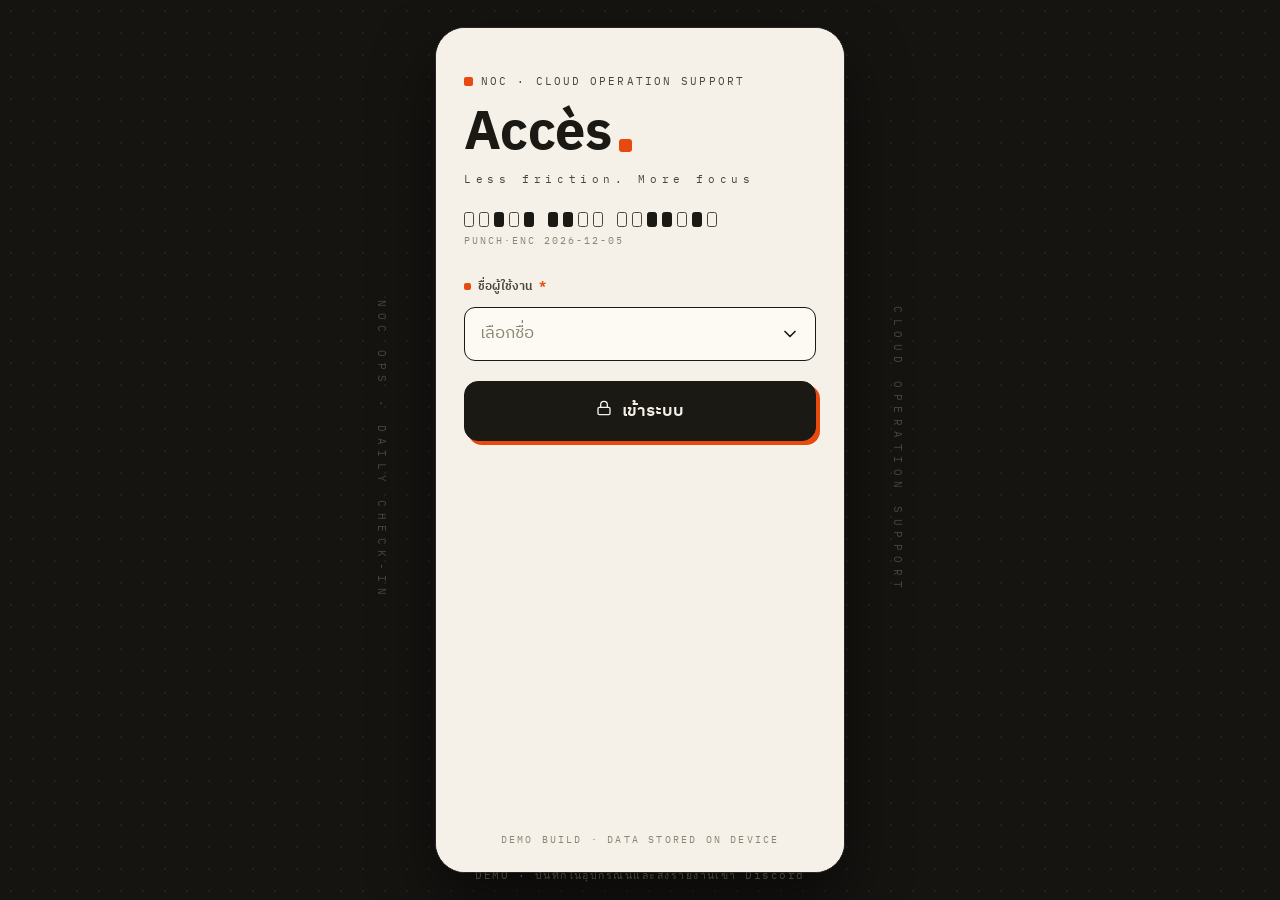
<file: version/bkd-index.html>
<!DOCTYPE html>
<html lang="th">
<head>
<meta charset="UTF-8">
<meta name="viewport" content="width=device-width, initial-scale=1, viewport-fit=cover">
<title> Accès -  "Less friction. More focus.</title>
<link rel="preconnect" href="https://fonts.googleapis.com">
<link rel="preconnect" href="https://fonts.gstatic.com" crossorigin>
<link href="https://fonts.googleapis.com/css2?family=IBM+Plex+Sans+Thai:wght@400;500;600;700&family=IBM+Plex+Mono:wght@400;500;600&display=swap" rel="stylesheet">
<style>
/* ---------- โทนสี / ตัวแปร ---------- */
:root{
  --paper:#F5F1E8; --paper-2:#ECE7DA; --card:#FCFAF3;
  --ink:#1B1914; --ink-2:#4A463C; --ink-3:#8B8574;
  --line:#D8D1BF; --line-2:#C4BCA6;
  --accent:#E8490F; --accent-deep:#C23A08; --ok:#1E7A46;
  --dark:#141310; --dark-2:#201E19; --dline:#3A372E; --dpaper:#F0EBDE;
  --sans:'IBM Plex Sans Thai',sans-serif; --mono:'IBM Plex Mono',monospace;
}
*{box-sizing:border-box;margin:0;padding:0}
html,body{height:100%}
body{font-family:var(--sans);background:#161411;color:var(--ink);-webkit-font-smoothing:antialiased;-webkit-tap-highlight-color:transparent}
button{font-family:inherit;cursor:pointer;color:inherit}
img{display:block}
.mono{font-family:var(--mono)}
.hidden{display:none!important}
:focus-visible{outline:2.5px solid var(--accent);outline-offset:2px}

/* ---------- เวที (desktop) ---------- */
.stage{min-height:100vh;display:flex;align-items:center;justify-content:center;position:relative;
  background-color:#161411;background-image:radial-gradient(#242019 1px,transparent 1.3px);background-size:22px 22px}
.side-label{position:absolute;top:50%;transform:translateY(-50%);writing-mode:vertical-rl;
  font-family:var(--mono);font-size:11px;letter-spacing:.5em;color:#4A453A;user-select:none}
.side-label.l{left:calc(50% - 265px)} .side-label.r{right:calc(50% - 265px)}
.stage-note{position:absolute;bottom:16px;left:0;right:0;text-align:center;
  font-family:var(--mono);font-size:10.5px;letter-spacing:.14em;color:#4A453A;user-select:none}

/* ---------- กรอบโทรศัพท์ ---------- */
.phone{position:relative;width:410px;height:min(870px,94vh);background:var(--paper);
  border:1.5px solid #2A2721;border-radius:30px;overflow:hidden;box-shadow:0 30px 60px rgba(0,0,0,.5)}
@media(max-width:560px){
  .phone{width:100%;height:100vh;height:100dvh;border-radius:0;border:none}
  .side-label,.stage-note{display:none}
  .stage{background:none}
}

/* ---------- ระบบหน้าจอ / ทรานซิชัน ---------- */
.screen{position:absolute;inset:0;background:var(--paper);overflow-y:auto;overflow-x:hidden;
  transform:translateX(100%);opacity:0;pointer-events:none;z-index:1;
  transition:transform .4s cubic-bezier(.22,.9,.3,1),opacity .4s}
.screen.active{transform:none;opacity:1;pointer-events:auto;z-index:2}
.screen.away-l{transform:translateX(-26%);opacity:0;pointer-events:none}
.screen.away-r{transform:translateX(26%);opacity:0;pointer-events:none}
.screen.pre-r{transition:none!important;transform:translateX(100%)}
.screen.pre-l{transition:none!important;transform:translateX(-100%)}
.no-anim .screen{transition:none!important}
.screen.dark{background:var(--dark);color:var(--dpaper)}

/* ---------- องค์ประกอบร่วม ---------- */
.lbl{display:flex;align-items:center;gap:7px;font-size:12px;font-weight:600;color:var(--ink-2)}
.lbl::before{content:'';width:7px;height:7px;background:var(--accent);border-radius:2px;flex:none}
.req{color:var(--accent);font-weight:700}
.tag{font-family:var(--mono);font-size:10.5px;letter-spacing:.16em;color:var(--ink-2)}
.icon-btn{width:42px;height:42px;flex:none;border:1.5px solid var(--ink);border-radius:11px;background:var(--card);
  display:grid;place-items:center;color:var(--ink);transition:transform .08s}
.icon-btn:active{transform:translate(1.5px,1.5px)}
.icon-btn.sm{width:34px;height:34px;border-radius:9px}
.icon-btn.dark{background:transparent;border-color:var(--dline);color:var(--dpaper)}
.mini-btn{display:inline-flex;align-items:center;gap:6px;font-size:12px;font-weight:600;padding:7px 11px;
  border:1.5px solid var(--ink);border-radius:9px;background:transparent;transition:transform .08s}
.mini-btn:active{transform:translate(1px,1px)}
.mini-btn.ondark{color:var(--dpaper);border-color:rgba(240,235,222,.45)}
.mini-btn.danger{color:var(--accent-deep);border-color:var(--accent-deep)}
.btn-primary{display:flex;align-items:center;justify-content:center;gap:10px;width:100%;height:60px;
  border:1.5px solid var(--ink);border-radius:14px;background:var(--ink);color:var(--paper);
  font-size:17px;font-weight:600;box-shadow:4px 4px 0 var(--accent);transition:transform .09s,box-shadow .09s}
.btn-primary:active{transform:translate(3px,3px);box-shadow:1px 1px 0 var(--accent)}
.btn-accent{display:flex;align-items:center;justify-content:center;gap:9px;height:58px;border:1.5px solid var(--accent-deep);
  border-radius:14px;background:var(--accent);color:#FFF6EC;font-size:17px;font-weight:700;
  box-shadow:4px 4px 0 var(--ink);transition:transform .09s,box-shadow .09s}
.btn-accent:active{transform:translate(3px,3px);box-shadow:1px 1px 0 var(--ink)}
.btn-accent:disabled{opacity:.75}
.btn-ghost{height:54px;border:1.5px solid var(--ink);border-radius:13px;background:transparent;
  font-size:16px;font-weight:600;transition:transform .08s}
.btn-ghost:active{transform:translate(1.5px,1.5px)}
.btn-ghost.dark{border-color:rgba(240,235,222,.5);color:var(--dpaper)}
.btn-paper{height:54px;border:1.5px solid var(--dpaper);border-radius:13px;background:var(--dpaper);color:var(--ink);
  font-size:16px;font-weight:700;transition:transform .08s}
.btn-paper:active{transform:translate(1.5px,1.5px)}
.spin{width:18px;height:18px;flex:none;border:2.5px solid rgba(255,246,236,.35);border-top-color:#FFF6EC;
  border-radius:50%;animation:rot .7s linear infinite}
@keyframes rot{to{transform:rotate(360deg)}}

/* ---------- ท็อปบาร์ ---------- */
.topbar{position:sticky;top:0;z-index:5;display:flex;align-items:center;gap:12px;padding:14px 16px;
  background:var(--paper);border-bottom:1.5px solid var(--ink)}
.topbar-title{flex:1;font-size:17px;font-weight:700}
.step-tag{font-family:var(--mono);font-size:10.5px;letter-spacing:.14em;color:var(--ink-2);
  border:1.5px solid var(--ink);padding:5px 9px;border-radius:8px}

/* ---------- ดรอปดาวน์ (bottom sheet) ---------- */
.dd-btn{width:100%;display:flex;align-items:center;justify-content:space-between;gap:10px;height:54px;padding:0 15px;
  border:1.5px solid var(--ink);border-radius:11px;background:var(--card);font-size:16.5px;text-align:left}
.dd-btn svg{flex:none;transition:transform .25s}
.dd-btn.open svg{transform:rotate(180deg)}
.dd-btn .ph{color:var(--ink-3);font-weight:400}
.dd.invalid .dd-btn{border-color:var(--accent);animation:shakeX .35s}
.dd-dark .dd-btn{border-color:rgba(240,235,222,.5);background:rgba(240,235,222,.06);color:var(--dpaper)}
.dd-dark .dd-btn .ph{color:rgba(240,235,222,.45)}
.dd-dark.invalid .dd-btn{border-color:var(--accent)}
@keyframes shakeX{20%{transform:translateX(-5px)}45%{transform:translateX(5px)}70%{transform:translateX(-3px)}}
.dd-backdrop{position:absolute;inset:0;background:rgba(20,18,14,.52);opacity:0;transition:opacity .28s;
  pointer-events:auto;z-index:40}
.dd-backdrop.show{opacity:1}
.dd-sheet{position:absolute;left:12px;right:12px;bottom:12px;background:var(--paper);border:1.5px solid var(--ink);
  border-radius:16px;padding:8px 10px 12px;box-shadow:5px 5px 0 rgba(27,25,20,.9);
  transform:translateY(105%);transition:transform .32s cubic-bezier(.2,.9,.27,1);pointer-events:auto;z-index:41}
.dd-sheet.open{transform:none}
.dd-sheet .grab{width:42px;height:4.5px;border-radius:99px;background:var(--line-2);margin:6px auto 4px}
.dd-head{display:flex;justify-content:space-between;align-items:center;padding:6px 8px 10px}
.dd-head .lbl{font-size:13px}
.dd-opt{width:100%;display:flex;align-items:center;justify-content:space-between;gap:12px;padding:13px 12px;
  border:1.5px solid transparent;border-radius:11px;background:transparent;text-align:left}
.dd-opt:hover{background:var(--paper-2)}
.dd-opt b{display:block;font-size:16px;font-weight:600}
.dd-opt small{display:block;font-size:12px;color:var(--ink-3);margin-top:2px;font-weight:400}
.dd-opt.sel{border-color:var(--ink);background:var(--card)}
.dd-opt .dd-check{color:var(--accent);flex:none}

/* ---------- Toast ---------- */
#overlay-root{position:absolute;inset:0;pointer-events:none;z-index:70}
.toast-wrap{position:absolute;left:0;right:0;bottom:calc(18px + env(safe-area-inset-bottom));
  display:flex;flex-direction:column;align-items:center;gap:8px;z-index:60;pointer-events:none}
.toast{display:flex;align-items:center;gap:9px;max-width:calc(100% - 32px);background:var(--ink);color:var(--paper);
  border-radius:10px;padding:11px 15px;font-size:13.5px;font-weight:500;
  box-shadow:4px 4px 0 rgba(27,25,20,.3);opacity:0;transform:translateY(12px);transition:.28s;pointer-events:auto}
.toast.show{opacity:1;transform:none}
.toast svg{flex:none}
.toast.err svg{color:#FF6B35}.toast.ok svg{color:#4CBF82}

/* ---------- Modal ---------- */
.modal-bd{position:absolute;inset:0;background:rgba(20,18,14,.55);opacity:0;transition:opacity .25s;pointer-events:auto;z-index:50}
.modal-bd.show{opacity:1}
.modal{position:absolute;left:50%;top:50%;transform:translate(-50%,-46%);opacity:0;width:calc(100% - 36px);max-width:336px;
  max-height:82%;overflow:auto;background:var(--paper);border:1.5px solid var(--ink);border-radius:16px;
  box-shadow:6px 6px 0 var(--ink);transition:.28s cubic-bezier(.2,.9,.3,1);pointer-events:auto;z-index:51}
.modal.show{opacity:1;transform:translate(-50%,-50%)}
.modal-head{display:flex;justify-content:space-between;align-items:center;padding:13px 15px;border-bottom:1.5px dashed var(--line-2)}
.modal-ph img{width:100%;max-height:300px;object-fit:cover}
.modal .payload{margin:13px 15px 2px}
.modal-actions{display:flex;gap:10px;padding:13px 15px 15px}
.modal-actions .mini-btn{flex:1;justify-content:center}
.modal-text{padding:18px 17px 6px;font-size:14.5px;line-height:1.65;color:var(--ink-2)}

/* ---------- 1) หน้า Login ---------- */
.login-wrap{min-height:100%;display:flex;flex-direction:column;padding:46px 28px 26px}
.brand-tag{display:flex;align-items:center;gap:8px;font-family:var(--mono);font-size:10.5px;letter-spacing:.2em;color:var(--ink-2)}
.brand-tag::before{content:'';width:9px;height:9px;background:var(--accent);border-radius:2px}
.wordmark{font-size:54px;font-weight:700;line-height:1.05;letter-spacing:-.01em;margin-top:18px;display:flex;align-items:flex-end;gap:8px}
.wordmark .chop{width:13px;height:13px;background:var(--accent);border-radius:3px;margin-bottom:11px}
.wordmark-sub{font-family:var(--mono);font-size:11px;letter-spacing:.42em;color:var(--ink-2);margin-top:9px}
.punch-strip{display:flex;gap:5px;margin-top:26px}
.punch-strip i{width:10px;height:15px;border:1.5px solid var(--ink-2);border-radius:2.5px}
.punch-strip i.on{background:var(--ink);border-color:var(--ink)}
.punch-strip i.gap{margin-left:9px}
.punch-caption{font-family:var(--mono);font-size:10px;letter-spacing:.2em;color:var(--ink-3);margin-top:7px}
.login-fields{margin-top:30px;display:flex;flex-direction:column;gap:20px}
.login-hint{font-family:var(--mono);font-size:11px;color:var(--ink-3);letter-spacing:.06em;margin-top:16px}
.login-btn{width:100%;margin-top:14px}
.login-foot{margin-top:auto;padding-top:26px;text-align:center;font-family:var(--mono);font-size:10px;
  letter-spacing:.22em;color:var(--ink-3)}

/* ---------- 2) หน้า Home ---------- */
.topbar-id .tag{display:block;margin-bottom:3px}
.topbar-user{font-size:17px;font-weight:700;display:flex;align-items:center;gap:8px}
.topbar-user::before{content:'';width:8px;height:8px;border-radius:50%;background:var(--ok)}
.home-body{padding:22px 20px calc(26px + env(safe-area-inset-bottom));display:flex;flex-direction:column;gap:16px}
.cb-date{font-size:13.5px;font-weight:500;color:var(--ink-2)}
.cb-time{font-family:var(--mono);font-weight:600;font-size:46px;letter-spacing:.01em;margin:2px 0 6px;font-variant-numeric:tabular-nums}
.cb-shift{display:flex;align-items:center;gap:8px;font-size:13.5px;color:var(--ink-2);font-weight:500}
.cb-dot{width:9px;height:9px;border-radius:50%;flex:none}
.cb-dot.on{background:var(--ok)}.cb-dot.off{background:var(--line-2)}
.today-card{display:flex;align-items:center;justify-content:space-between;gap:12px;padding:15px 17px;
  border:1.5px dashed var(--line-2);border-radius:13px}
.today-card.done{border:1.5px solid var(--ink);background:var(--card)}
.tc-title{font-size:15.5px;font-weight:700}
.tc-title.ok{color:var(--ok)}
.tc-meta{font-family:var(--mono);font-size:11px;letter-spacing:.08em;color:var(--ink-3);margin-top:4px}
.tc-icon{color:var(--ink-3)}
.mini-stamp{font-family:var(--mono);font-size:11px;font-weight:600;letter-spacing:.1em;color:var(--ok);
  border:2px solid var(--ok);border-radius:7px;padding:5px 9px;transform:rotate(-6deg);flex:none}
.cta-checkin{display:flex;align-items:center;justify-content:space-between;gap:14px;width:100%;padding:17px 19px;
  border:1.5px solid var(--ink);border-radius:16px;background:var(--ink);color:var(--paper);
  box-shadow:5px 5px 0 var(--accent);transition:transform .09s,box-shadow .09s;text-align:left}
.cta-checkin:active{transform:translate(3px,3px);box-shadow:1px 1px 0 var(--accent)}
.cta-txt b{display:block;font-size:19px;font-weight:700}
.cta-txt .mono{display:block;font-size:10.5px;letter-spacing:.3em;color:rgba(245,241,232,.6);margin-top:4px}
.cta-ic{width:48px;height:48px;flex:none;border:1.5px solid rgba(245,241,232,.85);border-radius:12px;
  display:grid;place-items:center;transition:transform .2s}
.cta-checkin:hover .cta-ic{transform:translateX(4px)}
.hist-head{display:flex;align-items:center;gap:10px;margin-top:6px}
.hist-head .lbl{flex:1}
.hist-count{font-family:var(--mono);font-size:11px;color:var(--ink-3)}
.hist-row{display:flex;align-items:center;gap:12px;width:100%;padding:12px 2px;background:none;border:none;
  border-bottom:1.5px dashed var(--line-2);text-align:left}
.hist-thumb{width:46px;height:46px;flex:none;border-radius:9px;border:1.5px solid var(--ink);object-fit:cover;background:var(--paper-2)}
.hist-mid{flex:1;min-width:0}
.hist-name{font-size:15px;font-weight:700}
.hist-shift{font-family:var(--mono);font-size:11.5px;color:var(--ink-2);margin-left:8px}
.hist-meta{font-family:var(--mono);font-size:10.5px;letter-spacing:.06em;color:var(--ink-3);margin-top:3px}
.chip{display:inline-flex;align-items:center;gap:6px;flex:none;font-size:11px;font-weight:600;
  padding:5px 10px;border-radius:99px;border:1.5px solid}
.chip i{width:7px;height:7px;border-radius:50%}
.chip.st-on{color:var(--ok);border-color:var(--ok)}.chip.st-on i{background:var(--ok)}
.chip.st-rm{color:var(--accent-deep);border-color:var(--accent-deep)}.chip.st-rm i{background:var(--accent)}
.empty{border:1.5px dashed var(--line-2);border-radius:13px;padding:30px 20px;text-align:center;color:var(--ink-3)}
.empty svg{margin:0 auto 10px;display:block}
.empty p{font-size:13.5px;line-height:1.6}

/* ---------- 3) หน้า Form ---------- */
.form-body{padding:22px 20px calc(26px + env(safe-area-inset-bottom));display:flex;flex-direction:column;gap:18px}
.form-card{background:var(--card);border:1.5px solid var(--ink);border-radius:15px;overflow:hidden}
.fc-head{display:flex;justify-content:space-between;align-items:center;padding:13px 17px;background:var(--paper-2);
  border-bottom:1.5px solid var(--ink)}
.frow{padding:16px 17px;border-bottom:1.5px dashed var(--line-2)}
.frow:last-child{border-bottom:none}
.frow .lbl{margin-bottom:11px}
.fixed-val{display:flex;align-items:center;gap:9px;font-size:16.5px;font-weight:700;min-height:32px}
.fixed-val svg{color:var(--ink-3);flex:none}
.fx-tag{margin-left:auto;font-family:var(--mono);font-size:9.5px;letter-spacing:.16em;color:var(--ink-3);
  border:1.5px dashed var(--line-2);padding:4px 7px;border-radius:6px}
.form-note{display:flex;gap:10px;font-size:13px;line-height:1.7;color:var(--ink-2);padding:0 2px}
.form-note svg{flex:none;margin-top:2px;color:var(--accent)}

/* ---------- 4) หน้า Camera (โทนมืด) ---------- */
#scr-camera{display:flex;flex-direction:column;overflow:hidden}
.cam-top{display:flex;align-items:center;gap:12px;padding:14px 16px 8px}
.cam-title{flex:1;font-size:16px;font-weight:700}
.cam-title .tag{display:block;margin-top:3px;color:rgba(240,235,222,.5)}
.cam-status{padding:6px 16px 14px}
.cam-status .lbl{color:rgba(240,235,222,.6);margin-bottom:9px}
.cam-stage{flex:1;position:relative;background:#0B0A08;overflow:hidden}
.cam-stage video,.cam-stage #camFrozen{position:absolute;inset:0;width:100%;height:100%;object-fit:cover}
.vf-grid i{position:absolute;background:rgba(240,235,222,.16)}
.vf-grid .v{width:1px;top:7%;bottom:7%}
.vf-grid .h{height:1px;left:7%;right:7%}
.vf-brackets i{position:absolute;width:26px;height:26px;border:2.5px solid rgba(240,235,222,.85)}
.vf-brackets i:nth-child(1){top:14px;left:14px;border-right:none;border-bottom:none;border-radius:6px 0 0 0}
.vf-brackets i:nth-child(2){top:14px;right:14px;border-left:none;border-bottom:none;border-radius:0 6px 0 0}
.vf-brackets i:nth-child(3){bottom:14px;left:14px;border-right:none;border-top:none;border-radius:0 0 0 6px}
.vf-brackets i:nth-child(4){bottom:14px;right:14px;border-left:none;border-top:none;border-radius:0 0 6px 0}
.vf-ts{position:absolute;bottom:18px;left:16px;font-family:var(--mono);font-size:11px;letter-spacing:.08em;
  color:var(--dpaper);background:rgba(20,19,16,.66);padding:5px 9px;border-radius:6px;border:1px solid rgba(240,235,222,.25)}
.vf-state{position:absolute;top:16px;left:16px;display:flex;align-items:center;gap:7px;font-family:var(--mono);
  font-size:10px;letter-spacing:.2em;color:var(--dpaper);background:rgba(20,19,16,.62);padding:6px 10px;
  border-radius:6px;border:1px solid rgba(240,235,222,.25)}
.vf-state i{width:7px;height:7px;border-radius:50%;background:var(--accent);animation:blink 1.2s steps(2) infinite}
.vf-state.cap i{background:var(--dpaper);animation:none}
@keyframes blink{50%{opacity:.12}}
.flash{position:absolute;inset:0;background:#fff;opacity:0;pointer-events:none;z-index:3}
.flash.go{animation:flash .3s}
@keyframes flash{12%{opacity:.92}100%{opacity:0}}
.cam-error{position:absolute;inset:0;z-index:4;display:flex;flex-direction:column;align-items:center;justify-content:center;
  gap:15px;text-align:center;background:rgba(11,10,8,.92);padding:26px}
.cam-error svg{color:var(--accent)}
.cam-error p{font-size:14px;line-height:1.7;color:rgba(240,235,222,.85);max-width:270px}
.cam-err-actions{display:flex;gap:10px}
.cam-bottom{padding:12px 18px calc(15px + env(safe-area-inset-bottom))}
.file-alt{display:flex;align-items:center;gap:7px;margin:0 auto 13px;background:none;border:none;
  color:rgba(240,235,222,.55);font-size:12.5px;text-decoration:underline dotted;text-underline-offset:3px}
.file-alt:hover{color:rgba(240,235,222,.85)}
.shuttle-row{display:flex;align-items:center;justify-content:center;height:86px}
.shutter{width:76px;height:76px;border-radius:50%;border:4px solid var(--dpaper);background:transparent;
  display:grid;place-items:center}
.shutter span{width:58px;height:58px;border-radius:50%;background:var(--dpaper);transition:transform .12s,background .12s}
.shutter:active span{transform:scale(.82);background:var(--accent)}
.cam-actions{display:flex;gap:11px}
.cam-actions .btn-ghost{flex:1}.cam-actions .btn-paper{flex:1.5}

/* ---------- 5) หน้า Confirm ---------- */
.confirm-body{padding:22px 20px calc(26px + env(safe-area-inset-bottom));display:flex;flex-direction:column;gap:18px}
.photo-card{background:#FDFCF7;border:1.5px solid var(--ink);border-radius:7px;padding:10px 10px 12px;
  box-shadow:5px 5px 0 var(--ink);transform:rotate(-1.2deg)}
.ph-wrap{position:relative}
.ph-wrap img{width:100%;border-radius:3px;border:1px solid var(--line)}
.photo-ts{position:absolute;bottom:9px;left:9px;font-family:var(--mono);font-size:10.5px;letter-spacing:.08em;
  color:var(--dpaper);background:rgba(20,19,16,.7);padding:4px 8px;border-radius:5px}
.ph-caption{display:flex;justify-content:space-between;align-items:center;padding:10px 3px 0}
.ph-caption .tag{letter-spacing:.2em}
.sum-card{background:var(--card);border:1.5px solid var(--ink);border-radius:15px;overflow:hidden}
.srow{display:flex;justify-content:space-between;align-items:center;gap:16px;padding:13px 17px;
  border-bottom:1.5px dashed var(--line-2);font-size:15px}
.srow:last-child{border-bottom:none}
.srow .k{font-size:13px;font-weight:500;color:var(--ink-2)}
.srow .v{font-weight:700;text-align:right}
.srow .v.mono{font-family:var(--mono);font-weight:500;font-size:14px}
.payload-card{background:var(--ink);border-radius:15px;padding:14px 16px 16px;color:#E9E3D2}
.payload-head{display:flex;justify-content:space-between;align-items:center;margin-bottom:9px}
.payload-head .lbl{color:rgba(233,227,210,.65)}
.payload-head .lbl::before{background:var(--accent)}
.payload{font-family:var(--mono);font-size:13px;line-height:2;white-space:pre-wrap;user-select:all}
.confirm-actions{display:flex;gap:11px}
.confirm-actions .btn-ghost{flex:1}.confirm-actions .btn-accent{flex:1.6}

/* ---------- 6) หน้า Success ---------- */
.success-wrap{min-height:100%;display:flex;flex-direction:column;align-items:center;text-align:center;
  padding:64px 26px calc(26px + env(safe-area-inset-bottom))}
.stamp-zone{position:relative;height:172px;display:grid;place-items:center;margin-bottom:10px}
.stamp{position:relative;display:inline-flex;flex-direction:column;align-items:center;gap:1px;
  border:3px solid var(--accent);color:var(--accent);border-radius:10px;padding:15px 30px 13px;
  transform:rotate(-7deg);mix-blend-mode:multiply;opacity:.92}
.stamp::before{content:'';position:absolute;inset:5px;border:1.5px solid var(--accent);border-radius:6px}
.stamp-top{font-family:var(--mono);font-size:10px;letter-spacing:.34em;font-weight:600}
.stamp-main{font-size:36px;font-weight:700;line-height:1.15;margin:3px 0 1px}
.stamp-sub{font-family:var(--mono);font-size:10.5px;letter-spacing:.22em;font-weight:600;
  border-top:1.5px solid var(--accent);padding-top:5px;margin-top:5px}
.stamp.in{animation:stampIn .55s cubic-bezier(.3,1.35,.45,1) both}
@keyframes stampIn{
  0%{transform:scale(2.5) rotate(-19deg);opacity:0}
  55%{transform:scale(.94) rotate(-6.5deg);opacity:.92}
  75%{transform:scale(1.05) rotate(-7.5deg)}
  100%{transform:scale(1) rotate(-7deg);opacity:.92}}
#scr-success.thud{animation:thud .32s .26s}
@keyframes thud{30%{transform:translateY(4px) scale(.995)}60%{transform:translateY(-2px)}}
.debris{position:absolute;background:var(--accent);opacity:0}
.debris.d1{width:9px;height:9px;top:18px;right:34px;transform:rotate(18deg)}
.debris.d2{width:6px;height:6px;bottom:22px;left:40px;transform:rotate(-24deg);background:var(--ink)}
.debris.d3{width:7px;height:7px;bottom:10px;right:70px;transform:rotate(40deg)}
.debris.in{animation:debris .4s .5s cubic-bezier(.2,.9,.3,1) both}
@keyframes debris{from{opacity:0;transform:scale(2) rotate(0)}to{opacity:.85}}
.succ-ts{font-family:var(--mono);font-size:12px;letter-spacing:.18em;color:var(--ink-2);margin-top:14px}
.succ-line{font-size:16px;font-weight:700;margin-top:7px}
.succ-note{font-size:13px;line-height:1.7;color:var(--ink-2);margin-top:10px;max-width:280px}
.payload-mini{width:100%;margin-top:22px}
.payload-mini .payload{background:var(--ink);color:#E9E3D2;border-radius:13px;padding:14px 15px;text-align:left}
.payload-mini .mini-btn{margin-top:11px}
#btnHome{margin-top:auto;padding-top:26px}
</style>
</head>
<body>
<div class="stage">
  <div class="side-label l">NOC OPS · DAILY CHECK-IN</div>
  <div class="side-label r">CLOUD OPERATION SUPPORT</div>

  <div class="phone" id="phone">

    <!-- 1) LOGIN -->
    <section class="screen active" id="scr-login">
      <div class="login-wrap">
        <div class="brand-tag">NOC · CLOUD OPERATION SUPPORT</div>
        <h1 class="wordmark"> Accès <span class="chop"></span></h1>
        <div class="wordmark-sub">Less friction. More focus</div>
        <div class="punch-strip" id="punchStrip"></div>
        <div class="punch-caption" id="punchCaption"></div>

        <div class="login-fields">
          <div class="field">
            <label class="lbl">ชื่อผู้ใช้งาน <span class="req">*</span></label>
            <div id="ddLoginName" style="margin-top:11px"></div>
          </div>
          <button class="btn-primary" id="btnLogin"><i data-icon="lock" data-size="16"></i>เข้้าระบบ
          </button>
        </div>
        <div class="login-foot">DEMO BUILD · DATA STORED ON DEVICE</div>
      </div>
    </section>

    <!-- 2) HOME / DASHBOARD -->
    <section class="screen" id="scr-home">
      <header class="topbar">
        <div class="topbar-id">
          <span class="tag">NOC / CHECK-IN</span>
          <div class="topbar-user" id="homeUser">—</div>
        </div>
        <button class="icon-btn" id="btnLogout" title="ออกจากระบบ" aria-label="ออกจากระบบ"><i data-icon="log-out"></i></button>
      </header>
      <div class="home-body">
        <div class="clock-block">
          <div class="cb-date" data-date-thai>—</div>
          <div class="cb-time" data-clock>--:--:--</div>
          <div class="cb-shift"><span class="cb-dot" id="cbDot"></span><span id="shiftHint">—</span></div>
        </div>

        <div class="today-card" id="todayCard"></div>

        <button class="cta-checkin" id="btnCheckin">
          <span class="cta-txt"><b>รายงานตัวเลย</b><span class="mono">CHECK-IN NOW</span></span>
          <span class="cta-ic"><i data-icon="camera" data-size="22"></i></span>
        </button>

        <div class="hist-head">
          <span class="lbl">ประวัติการรายงาน</span>
          <span class="hist-count" id="histCount">0 รายการ</span>
          <button class="mini-btn" id="btnClear"><i data-icon="trash" data-size="14"></i>ล้าง</button>
        </div>
        <div class="hist-list" id="histList"></div>
      </div>
    </section>

    <!-- 3) CHECK-IN FORM -->
    <section class="screen" id="scr-form">
      <header class="topbar">
        <button class="icon-btn" data-back="home" aria-label="ย้อนกลับ"><i data-icon="arrow-left"></i></button>
        <div class="topbar-title">ข้อมูลผู้รายงาน</div>
        <span class="step-tag">STEP 1/3</span>
      </header>
      <div class="form-body">
        <div class="form-card">
          <div class="fc-head"><span class="lbl">ข้อมูลผู้รายงาน</span><span class="tag">FORM · F-01</span></div>
          <div class="frow">
            <label class="lbl">ชื่อ (Name) <span class="req">*</span></label>
            <div id="ddName"></div>
          </div>
          <div class="frow">
            <label class="lbl">กะการทำงาน (Shift) <span class="req">*</span></label>
            <div id="ddShift"></div>
          </div>
          <div class="frow">
            <label class="lbl">ตำแหน่ง (Role)</label>
            <div class="fixed-val"><i data-icon="lock" data-size="16"></i>NOC Engineer<span class="fx-tag">FIXED</span></div>
          </div>
          <div class="frow">
            <label class="lbl">โปรเจกต์ (Project)</label>
            <div class="fixed-val"><i data-icon="lock" data-size="16"></i>Cloud Operation Support<span class="fx-tag">FIXED</span></div>
          </div>
          <div class="frow">
            <label class="lbl">สถานะการทำงาน (Status) <span class="req">*</span></label>
            <div id="ddStatus"></div>
          </div>
        </div>
        <p class="form-note"><i data-icon="clock" data-size="17"></i>ระบบจะบันทึกวัน-เวลาอัตโนมัติเมื่อกดส่่งรายงาน และต้งองแนบรูปถ่ายจากกล้องทุกครัง</p>
        <button class="btn-primary" id="btnToCamera"><i data-icon="camera" data-size="20"></i>ถ่ายรูปประกอบรายงาน</button>
      </div>
    </section>

    <!-- 4) CAMERA -->
    <section class="screen dark" id="scr-camera">
      <div class="cam-top">
        <button class="icon-btn dark" data-back="form" aria-label="ย้อนกลับ"><i data-icon="arrow-left"></i></button>
        <div class="cam-title">ถ่ายรูปรายงานตัว<span class="tag">STEP 2/3 · VIEWFINDER</span></div>
        <button class="icon-btn dark" id="btnFlip" title="สลับกล้อง" aria-label="สลับกล้อง"><i data-icon="refresh-cw"></i></button>
      </div>
      <div class="cam-stage">
        <video id="camVideo" autoplay playsinline muted></video>
        <img id="camFrozen" class="hidden" alt="รูปที่ถ่าย">
        <div class="vf-grid" id="vfGrid"><i class="v" style="left:33.33%"></i><i class="v" style="left:66.66%"></i><i class="h" style="top:33.33%"></i><i class="h" style="top:66.66%"></i></div>
        <div class="vf-brackets"><i></i><i></i><i></i><i></i></div>
        <div class="vf-state" id="vfState"><i></i><span>LIVE</span></div>
        <div class="vf-ts" id="vfTs">--:--:--</div>
        <div class="flash" id="flash"></div>
        <div class="cam-error hidden" id="camError">
          <i data-icon="alert" data-size="34"></i>
          <p id="camErrMsg"></p>
          <div class="cam-err-actions">
            <button class="mini-btn ondark" id="btnRetryCam">ลองใหม่</button>
            <button class="mini-btn ondark" id="btnFileErr">เลือกไฟล์รูปแทน</button>
          </div>
        </div>
      </div>
      <div class="cam-bottom">
        <button class="file-alt" id="btnFileAlt"><i data-icon="image" data-size="15"></i>แนบรูปจากไฟล์แทน (กรณีไม่มีกล้อง)</button>
        <div class="shuttle-row" id="shuttleWrap">
          <button class="shutter" id="btnShutter" aria-label="ถ่ายรูป"><span></span></button>
        </div>
        <div class="cam-actions hidden" id="camActions">
          <button class="btn-ghost dark" id="btnRetake">ถ่ายใหม่</button>
          <button class="btn-paper" id="btnUseShot">ใช้รูปนี้</button>
        </div>
      </div>
    </section>

    <!-- 5) CONFIRMATION -->
    <section class="screen" id="scr-confirm">
      <header class="topbar">
        <button class="icon-btn" data-back="camera" aria-label="ย้อนกลับ"><i data-icon="arrow-left"></i></button>
        <div class="topbar-title">ตรวจสอบก่อนส่ง</div>
        <span class="step-tag">STEP 3/3</span>
      </header>
      <div class="confirm-body">
        <div class="photo-card">
          <div class="ph-wrap">
            <img id="cfPhoto" alt="รูปประกอบรายงาน">
            <span class="photo-ts" id="cfShotTs">SHOT --:--:--</span>
          </div>
          <div class="ph-caption">
            <span class="tag">PHOTO · ATTACHED</span>
            <button class="mini-btn" id="btnRetakeMini"><i data-icon="camera" data-size="14"></i>ถ่ายใหม่</button>
          </div>
        </div>

        <div class="sum-card">
          <div class="fc-head"><span class="lbl">สรุปข้อมูลทั้งหมด</span><span class="tag">SUMMARY</span></div>
          <div class="srow"><span class="k">Name</span><span class="v" id="cfName">—</span></div>
          <div class="srow"><span class="k">Role</span><span class="v">NOC Engineer</span></div>
          <div class="srow"><span class="k">Shift</span><span class="v mono" id="cfShift">—</span></div>
          <div class="srow"><span class="k">Project</span><span class="v">Cloud Operation Support</span></div>
          <div class="srow"><span class="k">Status</span><span class="v" id="cfStatus">—</span></div>
          <div class="srow"><span class="k">เวลาที่บันทึก (อัตโนมัติ)</span><span class="v mono" data-clock>--:--:--</span></div>
        </div>

        <div class="payload-card">
          <div class="payload-head">
            <span class="lbl">ข้อความที่จะส่ง</span>
            <button class="mini-btn ondark" id="btnCopyPayload"><i data-icon="copy" data-size="14"></i>คัดลอก</button>
          </div>
          <pre class="payload" id="cfPayload"></pre>
        </div>

        <div class="confirm-actions">
          <button class="btn-ghost" data-back="form">แก้ไขข้อมูล</button>
          <button class="btn-accent" id="btnSubmit">ส่งรายงาน</button>
        </div>
      </div>
    </section>

    <!-- 6) SUCCESS -->
    <section class="screen" id="scr-success">
      <div class="success-wrap">
        <div class="stamp-zone">
          <span class="debris d1"></span><span class="debris d2"></span><span class="debris d3"></span>
          <div class="stamp" id="stamp">
            <span class="stamp-top">NOC OPS</span>
            <span class="stamp-main">รายงานแล้ว</span>
            <span class="stamp-sub" id="stampSub">CHECKED-IN</span>
          </div>
        </div>
        <div class="succ-ts" id="succTs">—</div>
        <div class="succ-line" id="succLine">—</div>
        <p class="succ-note">ส่งรายงานเรียบร้อย ระบบบันทึกเวลาและรูปภาพแนบเรียบร้อยแล้ว ข้อความรายงานพร้อมส่งต่อให้ผู้รับ / ระบบหลังบ้าน</p>
        <div class="payload-mini">
          <pre class="payload" id="succPayload"></pre>
          <button class="mini-btn" id="btnCopy2"><i data-icon="copy" data-size="14"></i>คัดลอกข้อความรายงาน</button>
        </div>
        <button class="btn-primary" id="btnHome">กลับหน้าหลัก</button>
      </div>
    </section>

    <!-- โอเวอร์เลย์: ชีตดรอปดาวน์ / โมดัล / toast -->
    <div id="overlay-root"><div class="toast-wrap" id="toastWrap"></div></div>
  </div>

  <div class="stage-note">DEMO · บันทึกในอุปกรณ์นี้และส่งรายงานเข้า Discord</div>
</div>

<input type="file" id="fileInput" accept="image/*" capture="environment" hidden>

<script>
(function(){
'use strict';
/* ============ ค่าคงที่ตามข้อกำหนด ============ */
const NAMES = ["Apisith  Kogram", "Phanuphong Lachantha", "Phanuwat Keawon", "Phudtan Sodsai", "Pipatpong Srisara", "Prapatsorn Sodjaimai", "Sasiwan Laohapornsvan", "Supaporn Khumsombat", "Thanachot Phuttiwarakul", "Tinapat Sangdang"]; // เพิ่มรายชื่อได้ในอนาคตที่นี่
const SHIFTS=[
  {v:'07.00-19.00',label:'07.00 – 19.00',sub:'กะเช้า · 12 ชั่วโมง'},
  {v:'08.00-20.00',label:'08.00 – 20.00',sub:'กะบ้าย · 12 ชั่วโมง'},
  {v:'19.00-07.00',label:'19.00 – 07.00',sub:'กะดึก · 12 ชั่วโมง'},
  {v:'20.00-08.00',label:'20.00 – 08.00',sub:'กะดึก · 12 ชั่วโมง'}
];
const STATUSES=[
  {v:'On-site',label:'On-site',sub:'ปฏิบัติงาน ณ ศูนย์ปฏิบัติการ'},
  {v:'Remote-work',label:'Remote-work',sub:'ปฏิบัติงานทางไกล'}
];
const ROLE='NOC Engineer', PROJECT='Cloud Operation Support', PIN='1234';
const DISCORD_WEBHOOK_URL='https://discord.com/api/webhooks/1549379114459340882/6YJ89tL_jhobHBz2aHQjHEq6TtGYJ6JhoP1Dt_Tw-Qu7c0EDEVYc20khyYY8t0E_ccvS';
const KEY='noc_checkin_records_v1', SESS='noc_checkin_session_v1';

/* ============ ตัวช่วยทั่วไป ============ */
const $=s=>document.querySelector(s), $$=s=>Array.from(document.querySelectorAll(s));
const pad=n=>String(n).padStart(2,'0');
const ENM=['JAN','FEB','MAR','APR','MAY','JUN','JUL','AUG','SEP','OCT','NOV','DEC'];
const fmtClock=(d=new Date())=>pad(d.getHours())+':'+pad(d.getMinutes())+':'+pad(d.getSeconds());
const fmtShortTs=ts=>{const d=new Date(ts);return pad(d.getDate())+' '+ENM[d.getMonth()]+' · '+pad(d.getHours())+':'+pad(d.getMinutes())};
const fmtFullTs=ts=>{const d=new Date(ts);return d.getFullYear()+'-'+pad(d.getMonth()+1)+'-'+pad(d.getDate())+' '+fmtClock(d)};
const thFullDate=(d=new Date())=>new Intl.DateTimeFormat('th-TH',{dateStyle:'full'}).format(d);
const sameDay=(a,b=new Date())=>{const x=new Date(a);return x.getFullYear()===b.getFullYear()&&x.getMonth()===b.getMonth()&&x.getDate()===b.getDate()};
const store=(k,v)=>{try{localStorage.setItem(k,JSON.stringify(v));return true}catch(e){return false}};
const load=k=>{try{return JSON.parse(localStorage.getItem(k))}catch(e){return null}};
const elFromHTML=h=>{const t=document.createElement('div');t.innerHTML=h.trim();return t.firstElementChild};

/* ============ ชุดไอคอน (SVG ในไฟล์ ไม่พึ่ง CDN) ============ */
const ICONS={
 'arrow-left':'<path d="m12 19-7-7 7-7"/><path d="M19 12H5"/>',
 'camera':'<path d="M14.5 4h-5L7 7H4a2 2 0 0 0-2 2v9a2 2 0 0 0 2 2h16a2 2 0 0 0 2-2V9a2 2 0 0 0-2-2h-3l-2.5-3z"/><circle cx="12" cy="13" r="3"/>',
 'image':'<rect width="18" height="18" x="3" y="3" rx="2" ry="2"/><circle cx="9" cy="9" r="2"/><path d="m21 15-3.086-3.086a2 2 0 0 0-2.828 0L6 21"/>',
 'chevron-down':'<path d="m6 9 6 6 6-6"/>',
 'log-out':'<path d="M9 21H5a2 2 0 0 1-2-2V5a2 2 0 0 1 2-2h4"/><polyline points="16 17 21 12 16 7"/><line x1="21" x2="9" y1="12" y2="12"/>',
 'refresh-cw':'<path d="M3 12a9 9 0 0 1 9-9 9.75 9.75 0 0 1 6.74 2.74L21 8"/><path d="M21 3v5h-5"/><path d="M21 12a9 9 0 0 1-9 9 9.75 9.75 0 0 1-6.74-2.74L3 16"/><path d="M8 16H3v5"/>',
 'copy':'<rect width="14" height="14" x="8" y="8" rx="2" ry="2"/><path d="M4 16c-1.1 0-2-.9-2-2V4c0-1.1.9-2 2-2h10c1.1 0 2 .9 2 2"/>',
 'trash':'<path d="M3 6h18"/><path d="M19 6v14a2 2 0 0 1-2 2H7a2 2 0 0 1-2-2V6"/><path d="M8 6V4a2 2 0 0 1 2-2h4a2 2 0 0 1 2 2v2"/>',
 'x':'<path d="M18 6 6 18"/><path d="m6 6 12 12"/>',
 'alert':'<circle cx="12" cy="12" r="10"/><line x1="12" x2="12" y1="8" y2="12"/><line x1="12" x2="12.01" y1="16" y2="16"/>',
 'check':'<path d="M20 6 9 17l-5-5"/>',
 'check-circle':'<circle cx="12" cy="12" r="10"/><path d="m9 12 2 2 4-4"/>',
 'lock':'<rect width="18" height="11" x="3" y="11" rx="2" ry="2"/><path d="M7 11V7a5 5 0 0 1 10 0v4"/>',
 'clock':'<circle cx="12" cy="12" r="10"/><polyline points="12 6 12 12 16 14"/>',
 'delete':'<path d="M21 4H8l-7 8 7 8h13a2 2 0 0 0 2-2V6a2 2 0 0 0-2-2Z"/><path d="m18 9-6 6"/><path d="m12 9 6 6"/>'
};
const icon=(n,s=18)=>'<svg width="'+s+'" height="'+s+'" viewBox="0 0 24 24" fill="none" stroke="currentColor" stroke-width="2" stroke-linecap="round" stroke-linejoin="round">'+ICONS[n]+'</svg>';
 $$('[data-icon]').forEach(n=>n.innerHTML=icon(n.dataset.icon,n.dataset.size||18));

/* ============ สถานะแอป ============ */
const state={user:null,name:null,shift:null,status:null,photo:null,photoTs:null};
let records=load(KEY)||[];
let lastRec=null;
const camCtl={stream:null,facing:'user'};

/* ============ Toast ============ */
function toast(msg,type='info'){
  const t=elFromHTML('<div class="toast '+type+'">'+icon(type==='ok'?'check-circle':'alert',18)+'<span>'+msg+'</span></div>');
  $('#toastWrap').appendChild(t);
  requestAnimationFrame(()=>t.classList.add('show'));
  setTimeout(()=>{t.classList.remove('show');setTimeout(()=>t.remove(),300)},2600);
}

/* ============ คัดลอกข้อความ ============ */
async function copyText(t){
  try{await navigator.clipboard.writeText(t);toast('คัดลอกข้อความแล้ว','ok');return}catch(e){}
  const ta=document.createElement('textarea');ta.value=t;ta.style.cssText='position:fixed;opacity:0';
  document.body.appendChild(ta);ta.select();
  try{document.execCommand('copy');toast('คัดลอกข้อความแล้ว','ok')}
  catch(_){toast('คัดลอกไม่สำเร็จ','err')}
  ta.remove();
}

/* ============ ดรอปดาวน์แบบ bottom-sheet ============ */
let activeClose=null;
document.addEventListener('keydown',e=>{if(e.key==='Escape'&&activeClose)activeClose()});
function makeDD(sel,opt){
  const mount=typeof sel==='string'?$(sel):sel;
  let value=opt.value??null, openFl=false;
  mount.classList.add('dd');
  mount.innerHTML='<button type="button" class="dd-btn '+(opt.dark?'dd-dark':'')+'"><span class="dd-val"></span>'+icon('chevron-down',20)+'</button>';
  const btn=mount.querySelector('.dd-btn');
  const paint=()=>{
    const o=opt.options.find(x=>x.v===value);
    btn.querySelector('.dd-val').innerHTML=o?'<b>'+o.label+'</b>':'<span class="ph">'+(opt.placeholder||'เลือก')+'</span>';
    mount.classList.remove('invalid');
  };
  paint();
  function open(){
    if(openFl)return; openFl=true; btn.classList.add('open');
    const bd=elFromHTML('<div class="dd-backdrop"></div>');
    const sheet=elFromHTML('<div class="dd-sheet"><div class="grab"></div>'+
      '<div class="dd-head"><span class="lbl">'+opt.label+'</span><button class="icon-btn sm">'+icon('x',16)+'</button></div>'+
      '<div class="dd-opts">'+opt.options.map(o=>
        '<button type="button" class="dd-opt'+(o.v===value?' sel':'')+'" data-v="'+o.v+'">'+
        '<span><b>'+o.label+'</b>'+(o.sub?'<small>'+o.sub+'</small>':'')+'</span>'+
        (o.v===value?'<span class="dd-check">'+icon('check',17)+'</span>':'')+'</button>').join('')+
      '</div></div>');
    $('#overlay-root').append(bd,sheet);
    requestAnimationFrame(()=>{bd.classList.add('show');sheet.classList.add('open')});
    const close=()=>{if(!openFl)return;openFl=false;btn.classList.remove('open');activeClose=null;
      bd.classList.remove('show');sheet.classList.remove('open');
      setTimeout(()=>{bd.remove();sheet.remove()},330)};
    activeClose=close;
    bd.onclick=close; sheet.querySelector('.dd-head .icon-btn').onclick=close;
    sheet.querySelectorAll('.dd-opt').forEach(b=>b.onclick=()=>{
      value=b.dataset.v;paint();close();opt.onChange&&opt.onChange(value);
    });
  }
  btn.onclick=open;
  return{
    get value(){return value},
    set(v){value=v;paint()},
    flash(){mount.classList.add('invalid');setTimeout(()=>mount.classList.remove('invalid'),1600)}
  };
}

/* ============ โมดัล ============ */
function openModal(inner){
  const bd=elFromHTML('<div class="modal-bd"></div>');
  const m=elFromHTML('<div class="modal">'+inner+'</div>');
  $('#overlay-root').append(bd,m);
  requestAnimationFrame(()=>{bd.classList.add('show');m.classList.add('show')});
  let closed=false;
  const close=()=>{if(closed)return;closed=true;activeClose=null;
    bd.classList.remove('show');m.classList.remove('show');
    setTimeout(()=>{bd.remove();m.remove()},280)};
  activeClose=close; bd.onclick=close;
  m.querySelectorAll('[data-close]').forEach(b=>b.onclick=close);
  return{close,root:m};
}
function confirmModal(title,msg,onOk){
  const {close}=openModal(
    '<div class="modal-text"><b style="font-size:16px">'+title+'</b><br>'+msg+'</div>'+
    '<div class="modal-actions"><button class="mini-btn" data-close>ยกเลิก</button>'+
    '<button class="mini-btn danger" id="cfOk">ยืนยัน</button></div>');
  setTimeout(()=>{const b=$('#cfOk');if(b)b.onclick=()=>{close();onOk()}});
}

/* ============ เราเตอร์หน้าจอ ============ */
let current=$('#scr-login'), currentId='login';
const hooks={
  home:{enter:renderHome},
  form:{enter(){if(!state.name){state.name=state.user;ddName.set(state.user)}}},
  camera:{enter:enterCamera,leave:leaveCamera},
  confirm:{enter:renderConfirm},
  success:{enter:renderSuccess}
};
function go(id,dir=1){
  const next=$('#scr-'+id);
  if(current===next)return;
  if(hooks[currentId]&&hooks[currentId].leave)hooks[currentId].leave();
  next.classList.add(dir>0?'pre-r':'pre-l');
  next.getBoundingClientRect(); // บังคับ reflow
  next.classList.remove('pre-r','pre-l');
  next.classList.add('active');
  if(current){
    current.classList.remove('active');
    current.classList.add(dir>0?'away-l':'away-r');
    setTimeout(()=>current.classList.remove('away-l','away-r'),430);
  }
  current=next;currentId=id;next.scrollTop=0;
  if(hooks[id]&&hooks[id].enter)hooks[id].enter();
}
 $$('[data-back]').forEach(b=>b.addEventListener('click',()=>go(b.dataset.back,-1)));

/* ============ นาฬิกา (เดินสดทุกหน้า) ============ */
function shiftHintUpdate(now){
  const h=now.getHours(),el=$('#shiftHint'),dot=$('#cbDot');
  let t,cls;
  if(h>=7&&h<19){t='อยู่ในช่วงกะ 7.00 – 19.00';cls='on'}
  else if(h>=8&&h<20){t='อยู่ในช่วงกะ 8.00 – 20.00';cls='on'}
  else{t='อยู่นอกช่วงกะที่กำหนด';cls='off'}
  if(el)el.textContent=t; if(dot)dot.className='cb-dot '+cls;
}
function tick(){
  const now=new Date();
  $$('[data-clock]').forEach(n=>n.textContent=fmtClock(now));
  $$('[data-date-thai]').forEach(n=>n.textContent=thFullDate(now));
  const vf=$('#vfTs'); if(vf)vf.textContent=fmtFullTs(now);
  shiftHintUpdate(now);
}
tick(); setInterval(tick,500);

/* ============ Login : บัตรตอกเวลา + PIN ============ */
(function buildPunch(){
  const d=new Date();
  const bits=(d.getDate().toString(2).padStart(5,'0')+(d.getMonth()+1).toString(2).padStart(4,'0')+(d.getFullYear()%100).toString(2).padStart(7,'0')).split('');
  $('#punchStrip').innerHTML=bits.map((b,i)=>'<i class="'+(b==='1'?'on':'')+(i===5||i===9?' gap':'')+'"></i>').join('');
  $('#punchCaption').textContent='PUNCH·ENC '+d.getFullYear()+'-'+pad(d.getMonth()+1)+'-'+pad(d.getDate());
})();

const ddLogin=makeDD('#ddLoginName',{label:'เลือกชื่อผู้ใช้งาน',options:NAMES.map(n=>({v:n,label:n})),placeholder:'เลือกชื่อ'});

$('#btnLogin').onclick=()=>{
  if(!ddLogin.value){toast('กรุณาเลือกชื่อผู้ใช้งาน','err');ddLogin.flash();return}
  state.user=ddLogin.value;
  store(SESS,{name:state.user,at:Date.now()});
  resetDraft();
  toast('ยินดีต้อนรับ'+state.user,'ok');
  go('home');
};
 $('#btnLogout').onclick=()=>{
  try{localStorage.removeItem(SESS)}catch(e){}
  state.user=null;ddLogin.set(null);
  toast('ออกจากระบบแล้ว','ok');
  go('login',-1);
};

/* ============ Home / Dashboard ============ */
function rowHTML(r){
  return '<button class="hist-row" data-id="'+r.id+'">'+
    '<img class="hist-thumb" src="'+r.photo+'" alt="">'+
    '<div class="hist-mid"><div class="hist-name">'+r.name+'<span class="hist-shift">'+r.shift+'</span></div>'+
    '<div class="hist-meta">'+fmtShortTs(r.ts)+'</div></div>'+
    '<span class="chip '+(r.status==='On-site'?'st-on':'st-rm')+'"><i></i>'+r.status+'</span></button>';
}
function renderHome(){
  $('#homeUser').textContent=state.user||'—';
  const mine=records.filter(r=>r.name===state.user&&sameDay(r.ts));
  const done=mine.length>0, tc=$('#todayCard');
  if(done){
    const last=mine[0];
    tc.classList.add('done');
    tc.innerHTML='<div><div class="tc-title ok">รายงานตัวแล้ววันนี้</div>'+
      '<div class="tc-meta">LAST '+fmtShortTs(last.ts)+' · '+last.status.toUpperCase()+'</div></div>'+
      '<span class="mini-stamp">CHECKED-IN</span>';
  }else{
    tc.classList.remove('done');
    tc.innerHTML='<div><div class="tc-title">ยังไม่ได้รายงานตัววันนี้</div>'+
      '<div class="tc-meta">กดปุ่มด้านล่างเพื่อเริ่มรายงานตัว</div></div>'+
      '<span class="tc-icon">'+icon('clock',24)+'</span>';
  }
  $('#histCount').textContent=records.length+' รายการ';
  $('#btnClear').style.visibility=records.length?'visible':'hidden';
  $('#histList').innerHTML=records.length?records.map(rowHTML).join(''):
    '<div class="empty">'+icon('image',30)+'<p>ยังไม่มีประวัติการรายงาน<br>รายงานตัวครั้งแรกของคุณวันนี้เลย</p></div>';
  $$('#histList .hist-row').forEach(b=>b.onclick=()=>openRecord(b.dataset.id));
}
 $('#btnCheckin').onclick=()=>go('form');
 $('#btnClear').onclick=()=>confirmModal('ล้างประวัติทั้งหมด?','การลบรายการทั้งหมดไม่สามารถย้อนกลับได้',()=>{
  records=[];store(KEY,records);renderHome();toast('ล้างประวัติเรียบร้อย','ok');
});
function openRecord(id){
  const r=records.find(x=>x.id===id); if(!r)return;
  const {close}=openModal(
    '<div class="modal-head"><span class="lbl">รายงาน '+fmtShortTs(r.ts)+'</span>'+
    '<button class="icon-btn sm" data-close>'+icon('x',16)+'</button></div>'+
    '<div class="modal-ph"><img src="'+r.photo+'" alt="รูปรายงาน"></div>'+
    '<pre class="payload">'+payloadText(r)+'</pre>'+
    '<div class="modal-actions"><button class="mini-btn" id="mCopy">'+icon('copy',14)+' คัดลอก</button>'+
    '<button class="mini-btn danger" id="mDel">'+icon('trash',14)+' ลบรายการนี้</button></div>');
  setTimeout(()=>{
    const c=$('#mCopy'),d=$('#mDel');
    if(c)c.onclick=()=>copyText(payloadText(r));
    if(d)d.onclick=()=>{records=records.filter(x=>x.id!==id);store(KEY,records);renderHome();close();toast('ลบรายงานแล้ว','ok')};
  });
}

/* ============ Check-in Form ============ */
const ddName=makeDD('#ddName',{label:'เลือกชื่อ',options:NAMES.map(n=>({v:n,label:n})),placeholder:'เลือกชื่อ',onChange:v=>state.name=v});
const ddShift=makeDD('#ddShift',{label:'เลือกกะการทำงาน',options:SHIFTS,placeholder:'เลือกกะ',onChange:v=>state.shift=v});
const ddStatus=makeDD('#ddStatus',{label:'เลือกสถานะการทำงาน',options:STATUSES,placeholder:'On-site / Remote-work',dark:true,onChange:v=>state.status=v});

 $('#btnToCamera').onclick=()=>{
  if(!state.name){ddName.flash();toast('กรุณาเลือกชื่อ (Name) ก่อน','err');return}
  if(!state.shift){ddShift.flash();toast('กรุณาเลือกกะการทำงาน (Shift) ก่อน','err');return}
  go('camera');
};

/* ============ Camera ============ */
const video=$('#camVideo'),frozen=$('#camFrozen'),flashEl=$('#flash');
async function startCamera(silent){
  $('#camError').classList.add('hidden');
  stopStream();
  if(!navigator.mediaDevices||!navigator.mediaDevices.getUserMedia){
    return showCamError('เบราว์เซอร์นี้ไม่รองรับการเข้าถึงกล้อง หรือไม่ได้เปิดผ่าน HTTPS');
  }
  try{
    camCtl.stream=await navigator.mediaDevices.getUserMedia({
      video:{facingMode:{ideal:camCtl.facing},width:{ideal:1280},height:{ideal:720}},audio:false});
    video.srcObject=camCtl.stream;
    await video.play().catch(()=>{});
    return true;
  }catch(e){
    if(!silent)showCamError(
      e.name==='NotAllowedError'||e.name==='SecurityError'?'ไม่ได้รับอนุญาตให้ใช้กล้อง — เปิดสิทธิ์การเข้าถึงกล้องในเบราว์เซอร์แล้วกด "ลองใหม่"':
      e.name==='NotFoundError'?'ไม่พบอุปกรณ์กล้องในเครื่องนี้':
      'เปิดกล้องไม่สำเร็จ ('+(e.name||'unknown')+')');
    return false;
  }
}
function stopStream(){
  if(camCtl.stream){camCtl.stream.getTracks().forEach(t=>t.stop());camCtl.stream=null}
  video.srcObject=null;
}
function showCamError(msg){
  $('#camErrMsg').textContent=msg;
  $('#camError').classList.remove('hidden');
}
function setVfState(cap){
  const s=$('#vfState');
  s.classList.toggle('cap',cap);
  s.querySelector('span').textContent=cap?'CAPTURED':'LIVE';
}
function enterCamera(){ // ทุกครั้งที่เข้าหน้ากล้อง = เริ่มถ่ายใหม่
  state.photo=null;state.photoTs=null;
  frozen.classList.add('hidden');video.classList.remove('hidden');
  $('#vfGrid').style.display='';setVfState(false);
  $('#shuttleWrap').classList.remove('hidden');
  $('#camActions').classList.add('hidden');
  startCamera(false);
}
function leaveCamera(){stopStream()}
function downscale(src,max){
  const s=Math.min(1,max/Math.max(src.videoWidth||src.width,src.videoHeight||src.height));
  const c=document.createElement('canvas');
  c.width=Math.round((src.videoWidth||src.width)*s);
  c.height=Math.round((src.videoHeight||src.height)*s);
  c.getContext('2d').drawImage(src,0,0,c.width,c.height);
  return c.toDataURL('image/jpeg',.7);
}
function capture(){
  if(!camCtl.stream||!video.videoWidth){toast('กล้องยังไม่พร้อมใช้งาน','err');return}
  flashEl.classList.remove('go');void flashEl.offsetWidth;flashEl.classList.add('go');
  state.photo=downscale(video,880);
  state.photoTs=new Date();
  frozen.src=state.photo;
  frozen.classList.remove('hidden');
  $('#vfGrid').style.display='none';setVfState(true);
  $('#shuttleWrap').classList.add('hidden');
  $('#camActions').classList.remove('hidden');
}
function retake(){
  state.photo=null;state.photoTs=null;
  frozen.classList.add('hidden');
  $('#vfGrid').style.display='';setVfState(false);
  $('#camActions').classList.add('hidden');
  $('#shuttleWrap').classList.remove('hidden');
}
function requireStatus(){
  if(!state.status){ddStatus.flash();toast('กรุณาเลือกสถานะการทำงาน (Status) ก่อน','err');return false}
  return true;
}
 $('#btnShutter').onclick=capture;
 $('#btnRetake').onclick=retake;
 $('#btnUseShot').onclick=()=>{
  if(!state.photo){toast('กรุณากดชัตเตอร์ถ่ายรูปก่อน','err');return}
  if(!requireStatus())return;
  go('confirm');
};
 $('#btnFlip').onclick=async()=>{
  const prev=camCtl.facing;
  if(state.photo)retake();
  camCtl.facing=prev==='user'?'environment':'user';
  const ok=await startCamera(true);
  if(!ok){camCtl.facing=prev;await startCamera(true);toast('ไม่พบกล้องอีกด้านในอุปกรณ์นี้','err')}
};
 $('#btnRetryCam').onclick=()=>startCamera(false);
 $('#btnFileErr').onclick=()=>$('#fileInput').click();
 $('#btnFileAlt').onclick=()=>$('#fileInput').click();

/* แนบรูปจากไฟล์ (ทางเลือกเมื่อไม่มีกล้อง) */
 $('#fileInput').addEventListener('change',function(){
  const f=this.files&&this.files[0];this.value='';
  if(!f)return;
  if(!f.type.startsWith('image/')){toast('โปรดเลือกไฟล์รูปภาพ','err');return}
  const rd=new FileReader();
  rd.onload=()=>{
    const img=new Image();
    img.onload=()=>{
      state.photo=downscale(img,880);state.photoTs=new Date();
      toast('แนบรูปจากไฟล์เรียบร้อย','ok');
      if(!requireStatus())return;
      go('confirm');
    };
    img.src=rd.result;
  };
  rd.readAsDataURL(f);
});

/* ============ Confirmation ============ */
function payloadText(r){
  return 'Name : '+r.name+'\nRole : '+ROLE+'\nShift : '+r.shift+'\nProject : '+PROJECT+'\nStatus : '+r.status;
}
function renderConfirm(){
  $('#cfPhoto').src=state.photo;
  $('#cfShotTs').textContent='SHOT '+fmtClock(state.photoTs);
  $('#cfName').textContent=state.name;
  $('#cfShift').textContent=state.shift;
  const st=$('#cfStatus');
  st.textContent=state.status;
  st.style.color=state.status==='On-site'?'var(--ok)':'var(--accent-deep)';
  $('#cfPayload').textContent=payloadText({name:state.name,shift:state.shift,status:state.status});
}
 $('#btnCopyPayload').onclick=()=>copyText($('#cfPayload').textContent);
 $('#btnRetakeMini').onclick=()=>go('camera');

async function sendToDiscord(record){
  const fields=[
    {name:'Name',value:record.name||'—',inline:true},
    {name:'Role',value:ROLE,inline:true},
    {name:'Shift',value:record.shift||'—',inline:true},
    {name:'Project',value:PROJECT,inline:true},
    {name:'Status',value:record.status||'—',inline:true},
    {name:'Time',value:fmtFullTs(record.ts),inline:true}
  ];
  const payload={
    embeds:[{
      title:'📋 รายงานตัวประจำกะ (Check-in Report)',
      color:15844367,
      fields,
      image:{url:'attachment://checkin.jpg'},
      footer:{text:'NOC Check-in System'},
      timestamp:new Date(record.ts).toISOString()
    }]
  };
  const controller=new AbortController();
  const timeout=setTimeout(()=>controller.abort(),10000);
  try{
    const formData=new FormData();
    const response=await fetch(record.photo);
    if(!response.ok)throw new Error('photo download failed');
    formData.append('files[0]',await response.blob(),'checkin.jpg');
    formData.append('payload_json',JSON.stringify(payload));
    const webhookResponse=await fetch(DISCORD_WEBHOOK_URL,{
      method:'POST',
      body:formData,
      signal:controller.signal
    });
    if(!webhookResponse.ok)throw new Error('HTTP '+webhookResponse.status);
    return true;
  }catch(error){
    console.error('Discord webhook failed:',error);
    return false;
  }finally{
    clearTimeout(timeout);
  }
}

const SUBMIT_LABEL='ส่งรายงาน';
 $('#btnSubmit').onclick=async()=>{
  if(!state.name||!state.shift||!state.status||!state.photo){
    toast('ข้อมูลไม่ครบถ้วน โปรดตรวจสอบอีกครั้ง','err');return;
  }
  const b=$('#btnSubmit');
  b.disabled=true;
  b.innerHTML='<span class="spin"></span>กำลังส่งรายงาน…';
  lastRec={id:'R'+Date.now(),ts:Date.now(),name:state.name,shift:state.shift,status:state.status,photo:state.photo};
  const delivered=await sendToDiscord(lastRec);
  records.unshift(lastRec);
  if(!store(KEY,records))toast('พื้นที่จัดเก็บเต็ม ข้อมูลชุดนี้อยู่ในหน่วยความจำชั่วคราว','err');
  if(!delivered)toast('ส่งเข้า Discord ไม่สำเร็จ กรุณาตรวจสอบการเชื่อมต่อ','err');
  b.disabled=false;b.textContent=SUBMIT_LABEL;
  go('success');
};

/* ============ Success ============ */
function renderSuccess(){
  const d=new Date(lastRec.ts);
  $('#stampSub').textContent='CHECKED-IN · '+d.getFullYear()+'-'+pad(d.getMonth()+1)+'-'+pad(d.getDate());
  $('#succTs').textContent='LOGGED '+fmtFullTs(lastRec.ts);
  $('#succLine').textContent=lastRec.name+' · '+lastRec.shift+' · '+lastRec.status;
  $('#succPayload').textContent=payloadText(lastRec);
  const st=$('#stamp');st.classList.remove('in');void st.offsetWidth;st.classList.add('in');
  const sc=$('#scr-success');sc.classList.remove('thud');void sc.offsetWidth;sc.classList.add('thud');
  $$('.debris').forEach(x=>{x.classList.remove('in');void x.offsetWidth;x.classList.add('in')});
}
 $('#btnCopy2').onclick=()=>copyText(payloadText(lastRec));
function resetDraft(){
  state.name=state.user;state.shift=null;state.status=null;state.photo=null;state.photoTs=null;
  ddName.set(state.user);ddShift.set(null);ddStatus.set(null);
}
 $('#btnHome').onclick=()=>{resetDraft();go('home',-1)};

/* ============ เริ่มต้น: มี session เข้าหน้าหลักทันที ============ */
const sess=load(SESS);
if(sess&&NAMES.includes(sess.name)){
  state.user=sess.name;resetDraft();
  document.body.classList.add('no-anim');
  go('home');
  requestAnimationFrame(()=>requestAnimationFrame(()=>document.body.classList.remove('no-anim')));
}
})();
</script>
</body>
</html>
</file>
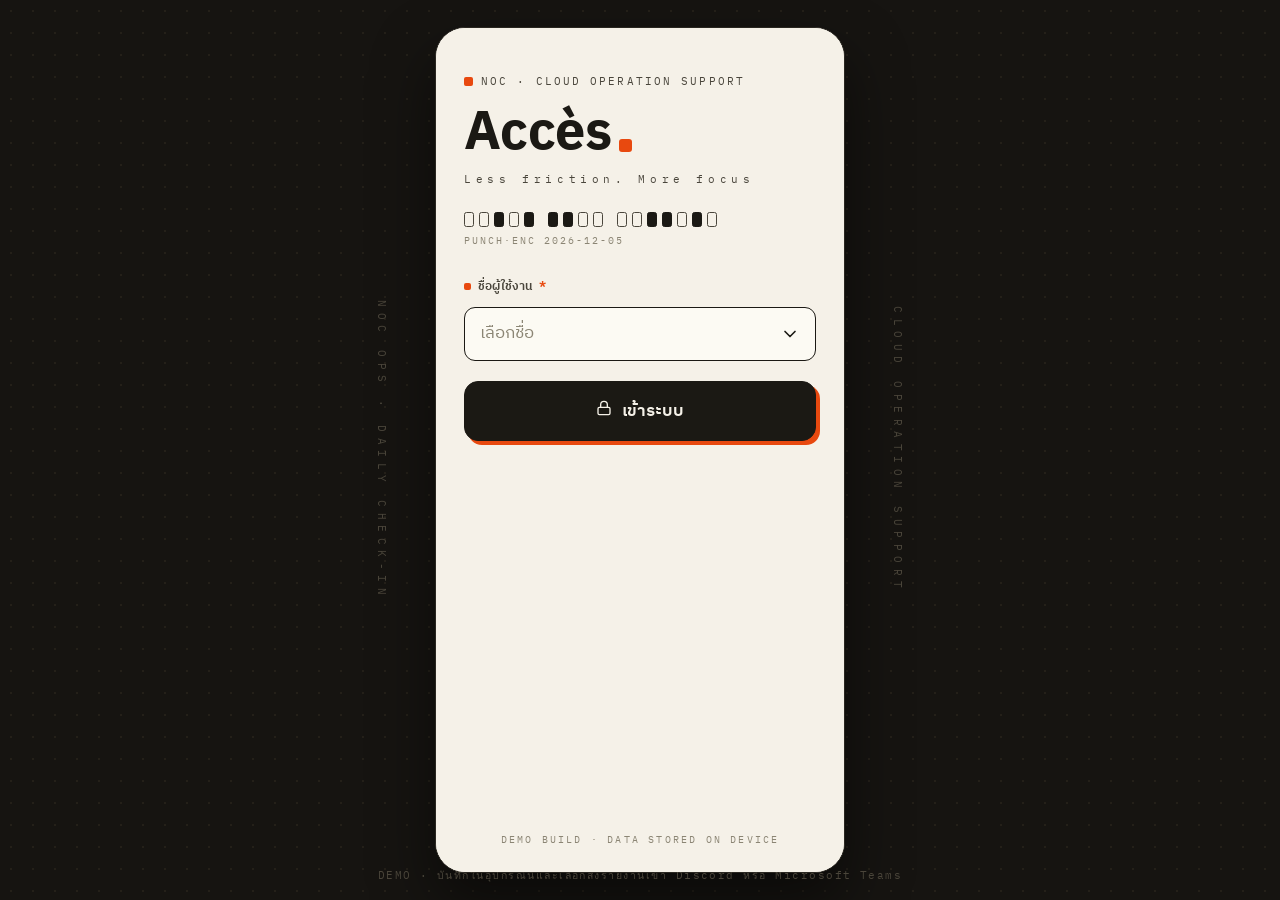
<file: version/bkdmindex.html>
<!DOCTYPE html>
<html lang="th">
<head>
<meta charset="UTF-8">
<meta name="viewport" content="width=device-width, initial-scale=1, viewport-fit=cover">
<title> Accès -  "Less friction. More focus.</title>
<link rel="preconnect" href="https://fonts.googleapis.com">
<link rel="preconnect" href="https://fonts.gstatic.com" crossorigin>
<link href="https://fonts.googleapis.com/css2?family=IBM+Plex+Sans+Thai:wght@400;500;600;700&family=IBM+Plex+Mono:wght@400;500;600&display=swap" rel="stylesheet">
<style>
/* ---------- โทนสี / ตัวแปร ---------- */
:root{
  --paper:#F5F1E8; --paper-2:#ECE7DA; --card:#FCFAF3;
  --ink:#1B1914; --ink-2:#4A463C; --ink-3:#8B8574;
  --line:#D8D1BF; --line-2:#C4BCA6;
  --accent:#E8490F; --accent-deep:#C23A08; --ok:#1E7A46;
  --dark:#141310; --dark-2:#201E19; --dline:#3A372E; --dpaper:#F0EBDE;
  --sans:'IBM Plex Sans Thai',sans-serif; --mono:'IBM Plex Mono',monospace;
}
*{box-sizing:border-box;margin:0;padding:0}
html,body{height:100%}
body{font-family:var(--sans);background:#161411;color:var(--ink);-webkit-font-smoothing:antialiased;-webkit-tap-highlight-color:transparent}
button{font-family:inherit;cursor:pointer;color:inherit}
img{display:block}
.mono{font-family:var(--mono)}
.hidden{display:none!important}
:focus-visible{outline:2.5px solid var(--accent);outline-offset:2px}

/* ---------- เวที (desktop) ---------- */
.stage{min-height:100vh;display:flex;align-items:center;justify-content:center;position:relative;
  background-color:#161411;background-image:radial-gradient(#242019 1px,transparent 1.3px);background-size:22px 22px}
.side-label{position:absolute;top:50%;transform:translateY(-50%);writing-mode:vertical-rl;
  font-family:var(--mono);font-size:11px;letter-spacing:.5em;color:#4A453A;user-select:none}
.side-label.l{left:calc(50% - 265px)} .side-label.r{right:calc(50% - 265px)}
.stage-note{position:absolute;bottom:16px;left:0;right:0;text-align:center;
  font-family:var(--mono);font-size:10.5px;letter-spacing:.14em;color:#4A453A;user-select:none}

/* ---------- กรอบโทรศัพท์ ---------- */
.phone{position:relative;width:410px;height:min(870px,94vh);background:var(--paper);
  border:1.5px solid #2A2721;border-radius:30px;overflow:hidden;box-shadow:0 30px 60px rgba(0,0,0,.5)}
@media(max-width:560px){
  .phone{width:100%;height:100vh;height:100dvh;border-radius:0;border:none}
  .side-label,.stage-note{display:none}
  .stage{background:none}
}

/* ---------- ระบบหน้าจอ / ทรานซิชัน ---------- */
.screen{position:absolute;inset:0;background:var(--paper);overflow-y:auto;overflow-x:hidden;
  transform:translateX(100%);opacity:0;pointer-events:none;z-index:1;
  transition:transform .4s cubic-bezier(.22,.9,.3,1),opacity .4s}
.screen.active{transform:none;opacity:1;pointer-events:auto;z-index:2}
.screen.away-l{transform:translateX(-26%);opacity:0;pointer-events:none}
.screen.away-r{transform:translateX(26%);opacity:0;pointer-events:none}
.screen.pre-r{transition:none!important;transform:translateX(100%)}
.screen.pre-l{transition:none!important;transform:translateX(-100%)}
.no-anim .screen{transition:none!important}
.screen.dark{background:var(--dark);color:var(--dpaper)}

/* ---------- องค์ประกอบร่วม ---------- */
.lbl{display:flex;align-items:center;gap:7px;font-size:12px;font-weight:600;color:var(--ink-2)}
.lbl::before{content:'';width:7px;height:7px;background:var(--accent);border-radius:2px;flex:none}
.req{color:var(--accent);font-weight:700}
.tag{font-family:var(--mono);font-size:10.5px;letter-spacing:.16em;color:var(--ink-2)}
.icon-btn{width:42px;height:42px;flex:none;border:1.5px solid var(--ink);border-radius:11px;background:var(--card);
  display:grid;place-items:center;color:var(--ink);transition:transform .08s}
.icon-btn:active{transform:translate(1.5px,1.5px)}
.icon-btn.sm{width:34px;height:34px;border-radius:9px}
.icon-btn.dark{background:transparent;border-color:var(--dline);color:var(--dpaper)}
.mini-btn{display:inline-flex;align-items:center;gap:6px;font-size:12px;font-weight:600;padding:7px 11px;
  border:1.5px solid var(--ink);border-radius:9px;background:transparent;transition:transform .08s}
.mini-btn:active{transform:translate(1px,1px)}
.mini-btn.ondark{color:var(--dpaper);border-color:rgba(240,235,222,.45)}
.mini-btn.danger{color:var(--accent-deep);border-color:var(--accent-deep)}
.btn-primary{display:flex;align-items:center;justify-content:center;gap:10px;width:100%;height:60px;
  border:1.5px solid var(--ink);border-radius:14px;background:var(--ink);color:var(--paper);
  font-size:17px;font-weight:600;box-shadow:4px 4px 0 var(--accent);transition:transform .09s,box-shadow .09s}
.btn-primary:active{transform:translate(3px,3px);box-shadow:1px 1px 0 var(--accent)}
.btn-accent{display:flex;align-items:center;justify-content:center;gap:9px;height:58px;border:1.5px solid var(--accent-deep);
  border-radius:14px;background:var(--accent);color:#FFF6EC;font-size:17px;font-weight:700;
  box-shadow:4px 4px 0 var(--ink);transition:transform .09s,box-shadow .09s}
.btn-accent:active{transform:translate(3px,3px);box-shadow:1px 1px 0 var(--ink)}
.btn-accent:disabled{opacity:.75}
.btn-ghost{height:54px;border:1.5px solid var(--ink);border-radius:13px;background:transparent;
  font-size:16px;font-weight:600;transition:transform .08s}
.btn-ghost:active{transform:translate(1.5px,1.5px)}
.btn-ghost.dark{border-color:rgba(240,235,222,.5);color:var(--dpaper)}
.btn-paper{height:54px;border:1.5px solid var(--dpaper);border-radius:13px;background:var(--dpaper);color:var(--ink);
  font-size:16px;font-weight:700;transition:transform .08s}
.btn-paper:active{transform:translate(1.5px,1.5px)}
.spin{width:18px;height:18px;flex:none;border:2.5px solid rgba(255,246,236,.35);border-top-color:#FFF6EC;
  border-radius:50%;animation:rot .7s linear infinite}
@keyframes rot{to{transform:rotate(360deg)}}

/* ---------- ท็อปบาร์ ---------- */
.topbar{position:sticky;top:0;z-index:5;display:flex;align-items:center;gap:12px;padding:14px 16px;
  background:var(--paper);border-bottom:1.5px solid var(--ink)}
.topbar-title{flex:1;font-size:17px;font-weight:700}
.step-tag{font-family:var(--mono);font-size:10.5px;letter-spacing:.14em;color:var(--ink-2);
  border:1.5px solid var(--ink);padding:5px 9px;border-radius:8px}

/* ---------- ดรอปดาวน์ (bottom sheet) ---------- */
.dd-btn{width:100%;display:flex;align-items:center;justify-content:space-between;gap:10px;height:54px;padding:0 15px;
  border:1.5px solid var(--ink);border-radius:11px;background:var(--card);font-size:16.5px;text-align:left}
.dd-btn svg{flex:none;transition:transform .25s}
.dd-btn.open svg{transform:rotate(180deg)}
.dd-btn .ph{color:var(--ink-3);font-weight:400}
.dd.invalid .dd-btn{border-color:var(--accent);animation:shakeX .35s}
.dd-dark .dd-btn{border-color:rgba(240,235,222,.5);background:rgba(240,235,222,.06);color:var(--dpaper)}
.dd-dark .dd-btn .ph{color:rgba(240,235,222,.45)}
.dd-dark.invalid .dd-btn{border-color:var(--accent)}
@keyframes shakeX{20%{transform:translateX(-5px)}45%{transform:translateX(5px)}70%{transform:translateX(-3px)}}
.dd-backdrop{position:absolute;inset:0;background:rgba(20,18,14,.52);opacity:0;transition:opacity .28s;
  pointer-events:auto;z-index:40}
.dd-backdrop.show{opacity:1}
.dd-sheet{position:absolute;left:12px;right:12px;bottom:12px;background:var(--paper);border:1.5px solid var(--ink);
  border-radius:16px;padding:8px 10px 12px;box-shadow:5px 5px 0 rgba(27,25,20,.9);
  transform:translateY(105%);transition:transform .32s cubic-bezier(.2,.9,.27,1);pointer-events:auto;z-index:41}
.dd-sheet.open{transform:none}
.dd-sheet .grab{width:42px;height:4.5px;border-radius:99px;background:var(--line-2);margin:6px auto 4px}
.dd-head{display:flex;justify-content:space-between;align-items:center;padding:6px 8px 10px}
.dd-head .lbl{font-size:13px}
.dd-opt{width:100%;display:flex;align-items:center;justify-content:space-between;gap:12px;padding:13px 12px;
  border:1.5px solid transparent;border-radius:11px;background:transparent;text-align:left}
.dd-opt:hover{background:var(--paper-2)}
.dd-opt b{display:block;font-size:16px;font-weight:600}
.dd-opt small{display:block;font-size:12px;color:var(--ink-3);margin-top:2px;font-weight:400}
.dd-opt.sel{border-color:var(--ink);background:var(--card)}
.dd-opt .dd-check{color:var(--accent);flex:none}

/* ---------- Toast ---------- */
#overlay-root{position:absolute;inset:0;pointer-events:none;z-index:70}
.toast-wrap{position:absolute;left:0;right:0;bottom:calc(18px + env(safe-area-inset-bottom));
  display:flex;flex-direction:column;align-items:center;gap:8px;z-index:60;pointer-events:none}
.toast{display:flex;align-items:center;gap:9px;max-width:calc(100% - 32px);background:var(--ink);color:var(--paper);
  border-radius:10px;padding:11px 15px;font-size:13.5px;font-weight:500;
  box-shadow:4px 4px 0 rgba(27,25,20,.3);opacity:0;transform:translateY(12px);transition:.28s;pointer-events:auto}
.toast.show{opacity:1;transform:none}
.toast svg{flex:none}
.toast.err svg{color:#FF6B35}.toast.ok svg{color:#4CBF82}

/* ---------- Modal ---------- */
.modal-bd{position:absolute;inset:0;background:rgba(20,18,14,.55);opacity:0;transition:opacity .25s;pointer-events:auto;z-index:50}
.modal-bd.show{opacity:1}
.modal{position:absolute;left:50%;top:50%;transform:translate(-50%,-46%);opacity:0;width:calc(100% - 36px);max-width:336px;
  max-height:82%;overflow:auto;background:var(--paper);border:1.5px solid var(--ink);border-radius:16px;
  box-shadow:6px 6px 0 var(--ink);transition:.28s cubic-bezier(.2,.9,.3,1);pointer-events:auto;z-index:51}
.modal.show{opacity:1;transform:translate(-50%,-50%)}
.modal-head{display:flex;justify-content:space-between;align-items:center;padding:13px 15px;border-bottom:1.5px dashed var(--line-2)}
.modal-ph img{width:100%;max-height:300px;object-fit:cover}
.modal .payload{margin:13px 15px 2px}
.modal-actions{display:flex;gap:10px;padding:13px 15px 15px}
.modal-actions .mini-btn{flex:1;justify-content:center}
.modal-text{padding:18px 17px 6px;font-size:14.5px;line-height:1.65;color:var(--ink-2)}

/* ---------- 1) หน้า Login ---------- */
.login-wrap{min-height:100%;display:flex;flex-direction:column;padding:46px 28px 26px}
.brand-tag{display:flex;align-items:center;gap:8px;font-family:var(--mono);font-size:10.5px;letter-spacing:.2em;color:var(--ink-2)}
.brand-tag::before{content:'';width:9px;height:9px;background:var(--accent);border-radius:2px}
.wordmark{font-size:54px;font-weight:700;line-height:1.05;letter-spacing:-.01em;margin-top:18px;display:flex;align-items:flex-end;gap:8px}
.wordmark .chop{width:13px;height:13px;background:var(--accent);border-radius:3px;margin-bottom:11px}
.wordmark-sub{font-family:var(--mono);font-size:11px;letter-spacing:.42em;color:var(--ink-2);margin-top:9px}
.punch-strip{display:flex;gap:5px;margin-top:26px}
.punch-strip i{width:10px;height:15px;border:1.5px solid var(--ink-2);border-radius:2.5px}
.punch-strip i.on{background:var(--ink);border-color:var(--ink)}
.punch-strip i.gap{margin-left:9px}
.punch-caption{font-family:var(--mono);font-size:10px;letter-spacing:.2em;color:var(--ink-3);margin-top:7px}
.login-fields{margin-top:30px;display:flex;flex-direction:column;gap:20px}
.login-hint{font-family:var(--mono);font-size:11px;color:var(--ink-3);letter-spacing:.06em;margin-top:16px}
.login-btn{width:100%;margin-top:14px}
.login-foot{margin-top:auto;padding-top:26px;text-align:center;font-family:var(--mono);font-size:10px;
  letter-spacing:.22em;color:var(--ink-3)}

/* ---------- 2) หน้า Home ---------- */
.topbar-id .tag{display:block;margin-bottom:3px}
.topbar-user{font-size:17px;font-weight:700;display:flex;align-items:center;gap:8px}
.topbar-user::before{content:'';width:8px;height:8px;border-radius:50%;background:var(--ok)}
.home-body{padding:22px 20px calc(26px + env(safe-area-inset-bottom));display:flex;flex-direction:column;gap:16px}
.cb-date{font-size:13.5px;font-weight:500;color:var(--ink-2)}
.cb-time{font-family:var(--mono);font-weight:600;font-size:46px;letter-spacing:.01em;margin:2px 0 6px;font-variant-numeric:tabular-nums}
.cb-shift{display:flex;align-items:center;gap:8px;font-size:13.5px;color:var(--ink-2);font-weight:500}
.cb-dot{width:9px;height:9px;border-radius:50%;flex:none}
.cb-dot.on{background:var(--ok)}.cb-dot.off{background:var(--line-2)}
.today-card{display:flex;align-items:center;justify-content:space-between;gap:12px;padding:15px 17px;
  border:1.5px dashed var(--line-2);border-radius:13px}
.today-card.done{border:1.5px solid var(--ink);background:var(--card)}
.tc-title{font-size:15.5px;font-weight:700}
.tc-title.ok{color:var(--ok)}
.tc-meta{font-family:var(--mono);font-size:11px;letter-spacing:.08em;color:var(--ink-3);margin-top:4px}
.tc-icon{color:var(--ink-3)}
.mini-stamp{font-family:var(--mono);font-size:11px;font-weight:600;letter-spacing:.1em;color:var(--ok);
  border:2px solid var(--ok);border-radius:7px;padding:5px 9px;transform:rotate(-6deg);flex:none}
.cta-checkin{display:flex;align-items:center;justify-content:space-between;gap:14px;width:100%;padding:17px 19px;
  border:1.5px solid var(--ink);border-radius:16px;background:var(--ink);color:var(--paper);
  box-shadow:5px 5px 0 var(--accent);transition:transform .09s,box-shadow .09s;text-align:left}
.cta-checkin:active{transform:translate(3px,3px);box-shadow:1px 1px 0 var(--accent)}
.cta-txt b{display:block;font-size:19px;font-weight:700}
.cta-txt .mono{display:block;font-size:10.5px;letter-spacing:.3em;color:rgba(245,241,232,.6);margin-top:4px}
.cta-ic{width:48px;height:48px;flex:none;border:1.5px solid rgba(245,241,232,.85);border-radius:12px;
  display:grid;place-items:center;transition:transform .2s}
.cta-checkin:hover .cta-ic{transform:translateX(4px)}
.hist-head{display:flex;align-items:center;gap:10px;margin-top:6px}
.hist-head .lbl{flex:1}
.hist-count{font-family:var(--mono);font-size:11px;color:var(--ink-3)}
.hist-row{display:flex;align-items:center;gap:12px;width:100%;padding:12px 2px;background:none;border:none;
  border-bottom:1.5px dashed var(--line-2);text-align:left}
.hist-thumb{width:46px;height:46px;flex:none;border-radius:9px;border:1.5px solid var(--ink);object-fit:cover;background:var(--paper-2)}
.hist-mid{flex:1;min-width:0}
.hist-name{font-size:15px;font-weight:700}
.hist-shift{font-family:var(--mono);font-size:11.5px;color:var(--ink-2);margin-left:8px}
.hist-meta{font-family:var(--mono);font-size:10.5px;letter-spacing:.06em;color:var(--ink-3);margin-top:3px}
.chip{display:inline-flex;align-items:center;gap:6px;flex:none;font-size:11px;font-weight:600;
  padding:5px 10px;border-radius:99px;border:1.5px solid}
.chip i{width:7px;height:7px;border-radius:50%}
.chip.st-on{color:var(--ok);border-color:var(--ok)}.chip.st-on i{background:var(--ok)}
.chip.st-rm{color:var(--accent-deep);border-color:var(--accent-deep)}.chip.st-rm i{background:var(--accent)}
.empty{border:1.5px dashed var(--line-2);border-radius:13px;padding:30px 20px;text-align:center;color:var(--ink-3)}
.empty svg{margin:0 auto 10px;display:block}
.empty p{font-size:13.5px;line-height:1.6}

/* ---------- 3) หน้า Form ---------- */
.form-body{padding:22px 20px calc(26px + env(safe-area-inset-bottom));display:flex;flex-direction:column;gap:18px}
.form-card{background:var(--card);border:1.5px solid var(--ink);border-radius:15px;overflow:hidden}
.fc-head{display:flex;justify-content:space-between;align-items:center;padding:13px 17px;background:var(--paper-2);
  border-bottom:1.5px solid var(--ink)}
.frow{padding:16px 17px;border-bottom:1.5px dashed var(--line-2)}
.frow:last-child{border-bottom:none}
.frow .lbl{margin-bottom:11px}
.fixed-val{display:flex;align-items:center;gap:9px;font-size:16.5px;font-weight:700;min-height:32px}
.fixed-val svg{color:var(--ink-3);flex:none}
.fx-tag{margin-left:auto;font-family:var(--mono);font-size:9.5px;letter-spacing:.16em;color:var(--ink-3);
  border:1.5px dashed var(--line-2);padding:4px 7px;border-radius:6px}
.form-note{display:flex;gap:10px;font-size:13px;line-height:1.7;color:var(--ink-2);padding:0 2px}
.form-note svg{flex:none;margin-top:2px;color:var(--accent)}

/* ---------- 4) หน้า Camera (โทนมืด) ---------- */
#scr-camera{display:flex;flex-direction:column;overflow:hidden}
.cam-top{display:flex;align-items:center;gap:12px;padding:14px 16px 8px}
.cam-title{flex:1;font-size:16px;font-weight:700}
.cam-title .tag{display:block;margin-top:3px;color:rgba(240,235,222,.5)}
.cam-status{padding:6px 16px 14px}
.cam-status .lbl{color:rgba(240,235,222,.6);margin-bottom:9px}
.cam-stage{flex:1;position:relative;background:#0B0A08;overflow:hidden}
.cam-stage video,.cam-stage #camFrozen{position:absolute;inset:0;width:100%;height:100%;object-fit:cover}
.vf-grid i{position:absolute;background:rgba(240,235,222,.16)}
.vf-grid .v{width:1px;top:7%;bottom:7%}
.vf-grid .h{height:1px;left:7%;right:7%}
.vf-brackets i{position:absolute;width:26px;height:26px;border:2.5px solid rgba(240,235,222,.85)}
.vf-brackets i:nth-child(1){top:14px;left:14px;border-right:none;border-bottom:none;border-radius:6px 0 0 0}
.vf-brackets i:nth-child(2){top:14px;right:14px;border-left:none;border-bottom:none;border-radius:0 6px 0 0}
.vf-brackets i:nth-child(3){bottom:14px;left:14px;border-right:none;border-top:none;border-radius:0 0 0 6px}
.vf-brackets i:nth-child(4){bottom:14px;right:14px;border-left:none;border-top:none;border-radius:0 0 6px 0}
.vf-ts{position:absolute;bottom:18px;left:16px;font-family:var(--mono);font-size:11px;letter-spacing:.08em;
  color:var(--dpaper);background:rgba(20,19,16,.66);padding:5px 9px;border-radius:6px;border:1px solid rgba(240,235,222,.25)}
.vf-state{position:absolute;top:16px;left:16px;display:flex;align-items:center;gap:7px;font-family:var(--mono);
  font-size:10px;letter-spacing:.2em;color:var(--dpaper);background:rgba(20,19,16,.62);padding:6px 10px;
  border-radius:6px;border:1px solid rgba(240,235,222,.25)}
.vf-state i{width:7px;height:7px;border-radius:50%;background:var(--accent);animation:blink 1.2s steps(2) infinite}
.vf-state.cap i{background:var(--dpaper);animation:none}
@keyframes blink{50%{opacity:.12}}
.flash{position:absolute;inset:0;background:#fff;opacity:0;pointer-events:none;z-index:3}
.flash.go{animation:flash .3s}
@keyframes flash{12%{opacity:.92}100%{opacity:0}}
.cam-error{position:absolute;inset:0;z-index:4;display:flex;flex-direction:column;align-items:center;justify-content:center;
  gap:15px;text-align:center;background:rgba(11,10,8,.92);padding:26px}
.cam-error svg{color:var(--accent)}
.cam-error p{font-size:14px;line-height:1.7;color:rgba(240,235,222,.85);max-width:270px}
.cam-err-actions{display:flex;gap:10px}
.cam-bottom{padding:12px 18px calc(15px + env(safe-area-inset-bottom))}
.file-alt{display:flex;align-items:center;gap:7px;margin:0 auto 13px;background:none;border:none;
  color:rgba(240,235,222,.55);font-size:12.5px;text-decoration:underline dotted;text-underline-offset:3px}
.file-alt:hover{color:rgba(240,235,222,.85)}
.shuttle-row{display:flex;align-items:center;justify-content:center;height:86px}
.shutter{width:76px;height:76px;border-radius:50%;border:4px solid var(--dpaper);background:transparent;
  display:grid;place-items:center}
.shutter span{width:58px;height:58px;border-radius:50%;background:var(--dpaper);transition:transform .12s,background .12s}
.shutter:active span{transform:scale(.82);background:var(--accent)}
.cam-actions{display:flex;gap:11px}
.cam-actions .btn-ghost{flex:1}.cam-actions .btn-paper{flex:1.5}

/* ---------- 5) หน้า Confirm ---------- */
.confirm-body{padding:22px 20px calc(26px + env(safe-area-inset-bottom));display:flex;flex-direction:column;gap:18px}
.photo-card{background:#FDFCF7;border:1.5px solid var(--ink);border-radius:7px;padding:10px 10px 12px;
  box-shadow:5px 5px 0 var(--ink);transform:rotate(-1.2deg)}
.ph-wrap{position:relative}
.ph-wrap img{width:100%;border-radius:3px;border:1px solid var(--line)}
.photo-ts{position:absolute;bottom:9px;left:9px;font-family:var(--mono);font-size:10.5px;letter-spacing:.08em;
  color:var(--dpaper);background:rgba(20,19,16,.7);padding:4px 8px;border-radius:5px}
.ph-caption{display:flex;justify-content:space-between;align-items:center;padding:10px 3px 0}
.ph-caption .tag{letter-spacing:.2em}
.sum-card{background:var(--card);border:1.5px solid var(--ink);border-radius:15px;overflow:hidden}
.srow{display:flex;justify-content:space-between;align-items:center;gap:16px;padding:13px 17px;
  border-bottom:1.5px dashed var(--line-2);font-size:15px}
.srow:last-child{border-bottom:none}
.srow .k{font-size:13px;font-weight:500;color:var(--ink-2)}
.srow .v{font-weight:700;text-align:right}
.srow .v.mono{font-family:var(--mono);font-weight:500;font-size:14px}
.payload-card{background:var(--ink);border-radius:15px;padding:14px 16px 16px;color:#E9E3D2}
.payload-head{display:flex;justify-content:space-between;align-items:center;margin-bottom:9px}
.payload-head .lbl{color:rgba(233,227,210,.65)}
.payload-head .lbl::before{background:var(--accent)}
.payload{font-family:var(--mono);font-size:13px;line-height:2;white-space:pre-wrap;user-select:all}
.confirm-actions{display:flex;gap:11px;flex-wrap:wrap}
.confirm-actions .btn-ghost{flex:1 1 100%}
.confirm-actions .btn-channel{flex:1 1 calc(50% - 6px);min-width:0}

/* ---------- 6) หน้า Success ---------- */
.success-wrap{min-height:100%;display:flex;flex-direction:column;align-items:center;text-align:center;
  padding:64px 26px calc(26px + env(safe-area-inset-bottom))}
.stamp-zone{position:relative;height:172px;display:grid;place-items:center;margin-bottom:10px}
.stamp{position:relative;display:inline-flex;flex-direction:column;align-items:center;gap:1px;
  border:3px solid var(--accent);color:var(--accent);border-radius:10px;padding:15px 30px 13px;
  transform:rotate(-7deg);mix-blend-mode:multiply;opacity:.92}
.stamp::before{content:'';position:absolute;inset:5px;border:1.5px solid var(--accent);border-radius:6px}
.stamp-top{font-family:var(--mono);font-size:10px;letter-spacing:.34em;font-weight:600}
.stamp-main{font-size:36px;font-weight:700;line-height:1.15;margin:3px 0 1px}
.stamp-sub{font-family:var(--mono);font-size:10.5px;letter-spacing:.22em;font-weight:600;
  border-top:1.5px solid var(--accent);padding-top:5px;margin-top:5px}
.stamp.in{animation:stampIn .55s cubic-bezier(.3,1.35,.45,1) both}
@keyframes stampIn{
  0%{transform:scale(2.5) rotate(-19deg);opacity:0}
  55%{transform:scale(.94) rotate(-6.5deg);opacity:.92}
  75%{transform:scale(1.05) rotate(-7.5deg)}
  100%{transform:scale(1) rotate(-7deg);opacity:.92}}
#scr-success.thud{animation:thud .32s .26s}
@keyframes thud{30%{transform:translateY(4px) scale(.995)}60%{transform:translateY(-2px)}}
.debris{position:absolute;background:var(--accent);opacity:0}
.debris.d1{width:9px;height:9px;top:18px;right:34px;transform:rotate(18deg)}
.debris.d2{width:6px;height:6px;bottom:22px;left:40px;transform:rotate(-24deg);background:var(--ink)}
.debris.d3{width:7px;height:7px;bottom:10px;right:70px;transform:rotate(40deg)}
.debris.in{animation:debris .4s .5s cubic-bezier(.2,.9,.3,1) both}
@keyframes debris{from{opacity:0;transform:scale(2) rotate(0)}to{opacity:.85}}
.succ-ts{font-family:var(--mono);font-size:12px;letter-spacing:.18em;color:var(--ink-2);margin-top:14px}
.succ-line{font-size:16px;font-weight:700;margin-top:7px}
.succ-note{font-size:13px;line-height:1.7;color:var(--ink-2);margin-top:10px;max-width:280px}
.payload-mini{width:100%;margin-top:22px}
.payload-mini .payload{background:var(--ink);color:#E9E3D2;border-radius:13px;padding:14px 15px;text-align:left}
.payload-mini .mini-btn{margin-top:11px}
#btnHome{margin-top:auto;padding-top:26px}
</style>
</head>
<body>
<div class="stage">
  <div class="side-label l">NOC OPS · DAILY CHECK-IN</div>
  <div class="side-label r">CLOUD OPERATION SUPPORT</div>

  <div class="phone" id="phone">

    <!-- 1) LOGIN -->
    <section class="screen active" id="scr-login">
      <div class="login-wrap">
        <div class="brand-tag">NOC · CLOUD OPERATION SUPPORT</div>
        <h1 class="wordmark"> Accès <span class="chop"></span></h1>
        <div class="wordmark-sub">Less friction. More focus</div>
        <div class="punch-strip" id="punchStrip"></div>
        <div class="punch-caption" id="punchCaption"></div>

        <div class="login-fields">
          <div class="field">
            <label class="lbl">ชื่อผู้ใช้งาน <span class="req">*</span></label>
            <div id="ddLoginName" style="margin-top:11px"></div>
          </div>
          <button class="btn-primary" id="btnLogin"><i data-icon="lock" data-size="16"></i>เข้้าระบบ
          </button>
        </div>
        <div class="login-foot">DEMO BUILD · DATA STORED ON DEVICE</div>
      </div>
    </section>

    <!-- 2) HOME / DASHBOARD -->
    <section class="screen" id="scr-home">
      <header class="topbar">
        <div class="topbar-id">
          <span class="tag">NOC / CHECK-IN</span>
          <div class="topbar-user" id="homeUser">—</div>
        </div>
        <button class="icon-btn" id="btnLogout" title="ออกจากระบบ" aria-label="ออกจากระบบ"><i data-icon="log-out"></i></button>
      </header>
      <div class="home-body">
        <div class="clock-block">
          <div class="cb-date" data-date-thai>—</div>
          <div class="cb-time" data-clock>--:--:--</div>
          <div class="cb-shift"><span class="cb-dot" id="cbDot"></span><span id="shiftHint">—</span></div>
        </div>

        <div class="today-card" id="todayCard"></div>

        <button class="cta-checkin" id="btnCheckin">
          <span class="cta-txt"><b>รายงานตัวเลย</b><span class="mono">CHECK-IN NOW</span></span>
          <span class="cta-ic"><i data-icon="camera" data-size="22"></i></span>
        </button>

        <div class="hist-head">
          <span class="lbl">ประวัติการรายงาน</span>
          <span class="hist-count" id="histCount">0 รายการ</span>
          <button class="mini-btn" id="btnClear"><i data-icon="trash" data-size="14"></i>ล้าง</button>
        </div>
        <div class="hist-list" id="histList"></div>
      </div>
    </section>

    <!-- 3) CHECK-IN FORM -->
    <section class="screen" id="scr-form">
      <header class="topbar">
        <button class="icon-btn" data-back="home" aria-label="ย้อนกลับ"><i data-icon="arrow-left"></i></button>
        <div class="topbar-title">ข้อมูลผู้รายงาน</div>
        <span class="step-tag">STEP 1/3</span>
      </header>
      <div class="form-body">
        <div class="form-card">
          <div class="fc-head"><span class="lbl">ข้อมูลผู้รายงาน</span><span class="tag">FORM · F-01</span></div>
          <div class="frow">
            <label class="lbl">ชื่อ (Name) <span class="req">*</span></label>
            <div id="ddName"></div>
          </div>
          <div class="frow">
            <label class="lbl">กะการทำงาน (Shift) <span class="req">*</span></label>
            <div id="ddShift"></div>
          </div>
          <div class="frow">
            <label class="lbl">ตำแหน่ง (Role)</label>
            <div class="fixed-val"><i data-icon="lock" data-size="16"></i>NOC Engineer<span class="fx-tag">FIXED</span></div>
          </div>
          <div class="frow">
            <label class="lbl">โปรเจกต์ (Project)</label>
            <div class="fixed-val"><i data-icon="lock" data-size="16"></i>Cloud Operation Support<span class="fx-tag">FIXED</span></div>
          </div>
          <div class="frow">
            <label class="lbl">สถานะการทำงาน (Status) <span class="req">*</span></label>
            <div id="ddStatus"></div>
          </div>
        </div>
        <p class="form-note"><i data-icon="clock" data-size="17"></i>ระบบจะบันทึกวัน-เวลาอัตโนมัติเมื่อกดส่่งรายงาน และต้งองแนบรูปถ่ายจากกล้องทุกครัง</p>
        <button class="btn-primary" id="btnToCamera"><i data-icon="camera" data-size="20"></i>ถ่ายรูปประกอบรายงาน</button>
      </div>
    </section>

    <!-- 4) CAMERA -->
    <section class="screen dark" id="scr-camera">
      <div class="cam-top">
        <button class="icon-btn dark" data-back="form" aria-label="ย้อนกลับ"><i data-icon="arrow-left"></i></button>
        <div class="cam-title">ถ่ายรูปรายงานตัว<span class="tag">STEP 2/3 · VIEWFINDER</span></div>
        <button class="icon-btn dark" id="btnFlip" title="สลับกล้อง" aria-label="สลับกล้อง"><i data-icon="refresh-cw"></i></button>
      </div>
      <div class="cam-stage">
        <video id="camVideo" autoplay playsinline muted></video>
        <img id="camFrozen" class="hidden" alt="รูปที่ถ่าย">
        <div class="vf-grid" id="vfGrid"><i class="v" style="left:33.33%"></i><i class="v" style="left:66.66%"></i><i class="h" style="top:33.33%"></i><i class="h" style="top:66.66%"></i></div>
        <div class="vf-brackets"><i></i><i></i><i></i><i></i></div>
        <div class="vf-state" id="vfState"><i></i><span>LIVE</span></div>
        <div class="vf-ts" id="vfTs">--:--:--</div>
        <div class="flash" id="flash"></div>
        <div class="cam-error hidden" id="camError">
          <i data-icon="alert" data-size="34"></i>
          <p id="camErrMsg"></p>
          <div class="cam-err-actions">
            <button class="mini-btn ondark" id="btnRetryCam">ลองใหม่</button>
            <button class="mini-btn ondark" id="btnFileErr">เลือกไฟล์รูปแทน</button>
          </div>
        </div>
      </div>
      <div class="cam-bottom">
        <button class="file-alt" id="btnFileAlt"><i data-icon="image" data-size="15"></i>แนบรูปจากไฟล์แทน (กรณีไม่มีกล้อง)</button>
        <div class="shuttle-row" id="shuttleWrap">
          <button class="shutter" id="btnShutter" aria-label="ถ่ายรูป"><span></span></button>
        </div>
        <div class="cam-actions hidden" id="camActions">
          <button class="btn-ghost dark" id="btnRetake">ถ่ายใหม่</button>
          <button class="btn-paper" id="btnUseShot">ใช้รูปนี้</button>
        </div>
      </div>
    </section>

    <!-- 5) CONFIRMATION -->
    <section class="screen" id="scr-confirm">
      <header class="topbar">
        <button class="icon-btn" data-back="camera" aria-label="ย้อนกลับ"><i data-icon="arrow-left"></i></button>
        <div class="topbar-title">ตรวจสอบก่อนส่ง</div>
        <span class="step-tag">STEP 3/3</span>
      </header>
      <div class="confirm-body">
        <div class="photo-card">
          <div class="ph-wrap">
            <img id="cfPhoto" alt="รูปประกอบรายงาน">
            <span class="photo-ts" id="cfShotTs">SHOT --:--:--</span>
          </div>
          <div class="ph-caption">
            <span class="tag">PHOTO · ATTACHED</span>
            <button class="mini-btn" id="btnRetakeMini"><i data-icon="camera" data-size="14"></i>ถ่ายใหม่</button>
          </div>
        </div>

        <div class="sum-card">
          <div class="fc-head"><span class="lbl">สรุปข้อมูลทั้งหมด</span><span class="tag">SUMMARY</span></div>
          <div class="srow"><span class="k">Name</span><span class="v" id="cfName">—</span></div>
          <div class="srow"><span class="k">Role</span><span class="v">NOC Engineer</span></div>
          <div class="srow"><span class="k">Shift</span><span class="v mono" id="cfShift">—</span></div>
          <div class="srow"><span class="k">Project</span><span class="v">Cloud Operation Support</span></div>
          <div class="srow"><span class="k">Status</span><span class="v" id="cfStatus">—</span></div>
          <div class="srow"><span class="k">เวลาที่บันทึก (อัตโนมัติ)</span><span class="v mono" data-clock>--:--:--</span></div>
        </div>

        <div class="payload-card">
          <div class="payload-head">
            <span class="lbl">ข้อความที่จะส่ง</span>
            <button class="mini-btn ondark" id="btnCopyPayload"><i data-icon="copy" data-size="14"></i>คัดลอก</button>
          </div>
          <pre class="payload" id="cfPayload"></pre>
        </div>

        <div class="confirm-actions">
          <button class="btn-ghost" data-back="form">แก้ไขข้อมูล</button>
          <button class="btn-accent btn-channel" id="btnSendDiscord">ส่งเข้า Discord</button>
          <button class="btn-accent btn-channel" id="btnSendTeams">ส่งเข้า Microsoft Teams</button>
        </div>
      </div>
    </section>

    <!-- 6) SUCCESS -->
    <section class="screen" id="scr-success">
      <div class="success-wrap">
        <div class="stamp-zone">
          <span class="debris d1"></span><span class="debris d2"></span><span class="debris d3"></span>
          <div class="stamp" id="stamp">
            <span class="stamp-top">NOC OPS</span>
            <span class="stamp-main">รายงานแล้ว</span>
            <span class="stamp-sub" id="stampSub">CHECKED-IN</span>
          </div>
        </div>
        <div class="succ-ts" id="succTs">—</div>
        <div class="succ-line" id="succLine">—</div>
        <p class="succ-note">ส่งรายงานเรียบร้อย ระบบบันทึกเวลาและรูปภาพแนบเรียบร้อยแล้ว ข้อความรายงานพร้อมส่งต่อให้ผู้รับ / ระบบหลังบ้าน</p>
        <div class="payload-mini">
          <pre class="payload" id="succPayload"></pre>
          <button class="mini-btn" id="btnCopy2"><i data-icon="copy" data-size="14"></i>คัดลอกข้อความรายงาน</button>
        </div>
        <button class="btn-primary" id="btnHome">กลับหน้าหลัก</button>
      </div>
    </section>

    <!-- โอเวอร์เลย์: ชีตดรอปดาวน์ / โมดัล / toast -->
    <div id="overlay-root"><div class="toast-wrap" id="toastWrap"></div></div>
  </div>

  <div class="stage-note">DEMO · บันทึกในอุปกรณ์นี้และเลือกส่งรายงานเข้า Discord หรือ Microsoft Teams</div>
</div>

<input type="file" id="fileInput" accept="image/*" capture="environment" hidden>

<script>
(function(){
'use strict';
/* ============ ค่าคงที่ตามข้อกำหนด ============ */
const NAMES = ["Apisith  Kogram", "Phanuphong Lachantha", "Phanuwat Keawon", "Phudtan Sodsai", "Pipatpong Srisara", "Prapatsorn Sodjaimai", "Sasiwan Laohapornsvan", "Supaporn Khumsombat", "Thanachot Phuttiwarakul", "Tinapat Sangdang"]; // เพิ่มรายชื่อได้ในอนาคตที่นี่
const SHIFTS=[
  {v:'07.00-19.00',label:'07.00 – 19.00',sub:'กะเช้า · 12 ชั่วโมง'},
  {v:'08.00-20.00',label:'08.00 – 20.00',sub:'กะบ้าย · 12 ชั่วโมง'},
  {v:'19.00-07.00',label:'19.00 – 07.00',sub:'กะดึก · 12 ชั่วโมง'},
  {v:'20.00-08.00',label:'20.00 – 08.00',sub:'กะดึก · 12 ชั่วโมง'}
];
const STATUSES=[
  {v:'On-site',label:'On-site',sub:'ปฏิบัติงาน ณ ศูนย์ปฏิบัติการ'},
  {v:'Remote-work',label:'Remote-work',sub:'ปฏิบัติงานทางไกล'}
];
const ROLE='NOC Engineer', PROJECT='Cloud Operation Support', PIN='1234';
const DISCORD_WEBHOOK_URL='https://discord.com/api/webhooks/1549379114459340882/6YJ89tL_jhobHBz2aHQjHEq6TtGYJ6JhoP1Dt_Tw-Qu7c0EDEVYc20khyYY8t0E_ccvS';
const TEAMS_WEBHOOK_URL='https://default45be8033beb74d4bab77608ee11e64.49.environment.api.powerplatform.com:443/powerautomate/automations/direct/cu/16/workflows/2a7888e641ea441083282341ae400752/triggers/manual/paths/invoke?api-version=1&sp=%2Ftriggers%2Fmanual%2Frun&sv=1.0&sig=ERUCHpeSsIR1WPFcoMWUPQp_yMApUlk-vYVCPVi8g8M';
const KEY='noc_checkin_records_v1', SESS='noc_checkin_session_v1';

/* ============ ตัวช่วยทั่วไป ============ */
const $=s=>document.querySelector(s), $$=s=>Array.from(document.querySelectorAll(s));
const pad=n=>String(n).padStart(2,'0');
const ENM=['JAN','FEB','MAR','APR','MAY','JUN','JUL','AUG','SEP','OCT','NOV','DEC'];
const fmtClock=(d=new Date())=>pad(d.getHours())+':'+pad(d.getMinutes())+':'+pad(d.getSeconds());
const fmtShortTs=ts=>{const d=new Date(ts);return pad(d.getDate())+' '+ENM[d.getMonth()]+' · '+pad(d.getHours())+':'+pad(d.getMinutes())};
const fmtFullTs=ts=>{const d=new Date(ts);return d.getFullYear()+'-'+pad(d.getMonth()+1)+'-'+pad(d.getDate())+' '+fmtClock(d)};
const thFullDate=(d=new Date())=>new Intl.DateTimeFormat('th-TH',{dateStyle:'full'}).format(d);
const sameDay=(a,b=new Date())=>{const x=new Date(a);return x.getFullYear()===b.getFullYear()&&x.getMonth()===b.getMonth()&&x.getDate()===b.getDate()};
const store=(k,v)=>{try{localStorage.setItem(k,JSON.stringify(v));return true}catch(e){return false}};
const load=k=>{try{return JSON.parse(localStorage.getItem(k))}catch(e){return null}};
const elFromHTML=h=>{const t=document.createElement('div');t.innerHTML=h.trim();return t.firstElementChild};

/* ============ ชุดไอคอน (SVG ในไฟล์ ไม่พึ่ง CDN) ============ */
const ICONS={
 'arrow-left':'<path d="m12 19-7-7 7-7"/><path d="M19 12H5"/>',
 'camera':'<path d="M14.5 4h-5L7 7H4a2 2 0 0 0-2 2v9a2 2 0 0 0 2 2h16a2 2 0 0 0 2-2V9a2 2 0 0 0-2-2h-3l-2.5-3z"/><circle cx="12" cy="13" r="3"/>',
 'image':'<rect width="18" height="18" x="3" y="3" rx="2" ry="2"/><circle cx="9" cy="9" r="2"/><path d="m21 15-3.086-3.086a2 2 0 0 0-2.828 0L6 21"/>',
 'chevron-down':'<path d="m6 9 6 6 6-6"/>',
 'log-out':'<path d="M9 21H5a2 2 0 0 1-2-2V5a2 2 0 0 1 2-2h4"/><polyline points="16 17 21 12 16 7"/><line x1="21" x2="9" y1="12" y2="12"/>',
 'refresh-cw':'<path d="M3 12a9 9 0 0 1 9-9 9.75 9.75 0 0 1 6.74 2.74L21 8"/><path d="M21 3v5h-5"/><path d="M21 12a9 9 0 0 1-9 9 9.75 9.75 0 0 1-6.74-2.74L3 16"/><path d="M8 16H3v5"/>',
 'copy':'<rect width="14" height="14" x="8" y="8" rx="2" ry="2"/><path d="M4 16c-1.1 0-2-.9-2-2V4c0-1.1.9-2 2-2h10c1.1 0 2 .9 2 2"/>',
 'trash':'<path d="M3 6h18"/><path d="M19 6v14a2 2 0 0 1-2 2H7a2 2 0 0 1-2-2V6"/><path d="M8 6V4a2 2 0 0 1 2-2h4a2 2 0 0 1 2 2v2"/>',
 'x':'<path d="M18 6 6 18"/><path d="m6 6 12 12"/>',
 'alert':'<circle cx="12" cy="12" r="10"/><line x1="12" x2="12" y1="8" y2="12"/><line x1="12" x2="12.01" y1="16" y2="16"/>',
 'check':'<path d="M20 6 9 17l-5-5"/>',
 'check-circle':'<circle cx="12" cy="12" r="10"/><path d="m9 12 2 2 4-4"/>',
 'lock':'<rect width="18" height="11" x="3" y="11" rx="2" ry="2"/><path d="M7 11V7a5 5 0 0 1 10 0v4"/>',
 'clock':'<circle cx="12" cy="12" r="10"/><polyline points="12 6 12 12 16 14"/>',
 'delete':'<path d="M21 4H8l-7 8 7 8h13a2 2 0 0 0 2-2V6a2 2 0 0 0-2-2Z"/><path d="m18 9-6 6"/><path d="m12 9 6 6"/>'
};
const icon=(n,s=18)=>'<svg width="'+s+'" height="'+s+'" viewBox="0 0 24 24" fill="none" stroke="currentColor" stroke-width="2" stroke-linecap="round" stroke-linejoin="round">'+ICONS[n]+'</svg>';
 $$('[data-icon]').forEach(n=>n.innerHTML=icon(n.dataset.icon,n.dataset.size||18));

/* ============ สถานะแอป ============ */
const state={user:null,name:null,shift:null,status:null,photo:null,photoTs:null};
let records=load(KEY)||[];
let lastRec=null;
const camCtl={stream:null,facing:'user'};

/* ============ Toast ============ */
function toast(msg,type='info'){
  const t=elFromHTML('<div class="toast '+type+'">'+icon(type==='ok'?'check-circle':'alert',18)+'<span>'+msg+'</span></div>');
  $('#toastWrap').appendChild(t);
  requestAnimationFrame(()=>t.classList.add('show'));
  setTimeout(()=>{t.classList.remove('show');setTimeout(()=>t.remove(),300)},2600);
}

/* ============ คัดลอกข้อความ ============ */
async function copyText(t){
  try{await navigator.clipboard.writeText(t);toast('คัดลอกข้อความแล้ว','ok');return}catch(e){}
  const ta=document.createElement('textarea');ta.value=t;ta.style.cssText='position:fixed;opacity:0';
  document.body.appendChild(ta);ta.select();
  try{document.execCommand('copy');toast('คัดลอกข้อความแล้ว','ok')}
  catch(_){toast('คัดลอกไม่สำเร็จ','err')}
  ta.remove();
}

/* ============ ดรอปดาวน์แบบ bottom-sheet ============ */
let activeClose=null;
document.addEventListener('keydown',e=>{if(e.key==='Escape'&&activeClose)activeClose()});
function makeDD(sel,opt){
  const mount=typeof sel==='string'?$(sel):sel;
  let value=opt.value??null, openFl=false;
  mount.classList.add('dd');
  mount.innerHTML='<button type="button" class="dd-btn '+(opt.dark?'dd-dark':'')+'"><span class="dd-val"></span>'+icon('chevron-down',20)+'</button>';
  const btn=mount.querySelector('.dd-btn');
  const paint=()=>{
    const o=opt.options.find(x=>x.v===value);
    btn.querySelector('.dd-val').innerHTML=o?'<b>'+o.label+'</b>':'<span class="ph">'+(opt.placeholder||'เลือก')+'</span>';
    mount.classList.remove('invalid');
  };
  paint();
  function open(){
    if(openFl)return; openFl=true; btn.classList.add('open');
    const bd=elFromHTML('<div class="dd-backdrop"></div>');
    const sheet=elFromHTML('<div class="dd-sheet"><div class="grab"></div>'+
      '<div class="dd-head"><span class="lbl">'+opt.label+'</span><button class="icon-btn sm">'+icon('x',16)+'</button></div>'+
      '<div class="dd-opts">'+opt.options.map(o=>
        '<button type="button" class="dd-opt'+(o.v===value?' sel':'')+'" data-v="'+o.v+'">'+
        '<span><b>'+o.label+'</b>'+(o.sub?'<small>'+o.sub+'</small>':'')+'</span>'+
        (o.v===value?'<span class="dd-check">'+icon('check',17)+'</span>':'')+'</button>').join('')+
      '</div></div>');
    $('#overlay-root').append(bd,sheet);
    requestAnimationFrame(()=>{bd.classList.add('show');sheet.classList.add('open')});
    const close=()=>{if(!openFl)return;openFl=false;btn.classList.remove('open');activeClose=null;
      bd.classList.remove('show');sheet.classList.remove('open');
      setTimeout(()=>{bd.remove();sheet.remove()},330)};
    activeClose=close;
    bd.onclick=close; sheet.querySelector('.dd-head .icon-btn').onclick=close;
    sheet.querySelectorAll('.dd-opt').forEach(b=>b.onclick=()=>{
      value=b.dataset.v;paint();close();opt.onChange&&opt.onChange(value);
    });
  }
  btn.onclick=open;
  return{
    get value(){return value},
    set(v){value=v;paint()},
    flash(){mount.classList.add('invalid');setTimeout(()=>mount.classList.remove('invalid'),1600)}
  };
}

/* ============ โมดัล ============ */
function openModal(inner){
  const bd=elFromHTML('<div class="modal-bd"></div>');
  const m=elFromHTML('<div class="modal">'+inner+'</div>');
  $('#overlay-root').append(bd,m);
  requestAnimationFrame(()=>{bd.classList.add('show');m.classList.add('show')});
  let closed=false;
  const close=()=>{if(closed)return;closed=true;activeClose=null;
    bd.classList.remove('show');m.classList.remove('show');
    setTimeout(()=>{bd.remove();m.remove()},280)};
  activeClose=close; bd.onclick=close;
  m.querySelectorAll('[data-close]').forEach(b=>b.onclick=close);
  return{close,root:m};
}
function confirmModal(title,msg,onOk){
  const {close}=openModal(
    '<div class="modal-text"><b style="font-size:16px">'+title+'</b><br>'+msg+'</div>'+
    '<div class="modal-actions"><button class="mini-btn" data-close>ยกเลิก</button>'+
    '<button class="mini-btn danger" id="cfOk">ยืนยัน</button></div>');
  setTimeout(()=>{const b=$('#cfOk');if(b)b.onclick=()=>{close();onOk()}});
}

/* ============ เราเตอร์หน้าจอ ============ */
let current=$('#scr-login'), currentId='login';
const hooks={
  home:{enter:renderHome},
  form:{enter(){if(!state.name){state.name=state.user;ddName.set(state.user)}}},
  camera:{enter:enterCamera,leave:leaveCamera},
  confirm:{enter:renderConfirm},
  success:{enter:renderSuccess}
};
function go(id,dir=1){
  const next=$('#scr-'+id);
  if(current===next)return;
  if(hooks[currentId]&&hooks[currentId].leave)hooks[currentId].leave();
  next.classList.add(dir>0?'pre-r':'pre-l');
  next.getBoundingClientRect(); // บังคับ reflow
  next.classList.remove('pre-r','pre-l');
  next.classList.add('active');
  if(current){
    current.classList.remove('active');
    current.classList.add(dir>0?'away-l':'away-r');
    setTimeout(()=>current.classList.remove('away-l','away-r'),430);
  }
  current=next;currentId=id;next.scrollTop=0;
  if(hooks[id]&&hooks[id].enter)hooks[id].enter();
}
 $$('[data-back]').forEach(b=>b.addEventListener('click',()=>go(b.dataset.back,-1)));

/* ============ นาฬิกา (เดินสดทุกหน้า) ============ */
function shiftHintUpdate(now){
  const h=now.getHours(),el=$('#shiftHint'),dot=$('#cbDot');
  let t,cls;
  if(h>=7&&h<19){t='อยู่ในช่วงกะ 7.00 – 19.00';cls='on'}
  else if(h>=8&&h<20){t='อยู่ในช่วงกะ 8.00 – 20.00';cls='on'}
  else{t='อยู่นอกช่วงกะที่กำหนด';cls='off'}
  if(el)el.textContent=t; if(dot)dot.className='cb-dot '+cls;
}
function tick(){
  const now=new Date();
  $$('[data-clock]').forEach(n=>n.textContent=fmtClock(now));
  $$('[data-date-thai]').forEach(n=>n.textContent=thFullDate(now));
  const vf=$('#vfTs'); if(vf)vf.textContent=fmtFullTs(now);
  shiftHintUpdate(now);
}
tick(); setInterval(tick,500);

/* ============ Login : บัตรตอกเวลา + PIN ============ */
(function buildPunch(){
  const d=new Date();
  const bits=(d.getDate().toString(2).padStart(5,'0')+(d.getMonth()+1).toString(2).padStart(4,'0')+(d.getFullYear()%100).toString(2).padStart(7,'0')).split('');
  $('#punchStrip').innerHTML=bits.map((b,i)=>'<i class="'+(b==='1'?'on':'')+(i===5||i===9?' gap':'')+'"></i>').join('');
  $('#punchCaption').textContent='PUNCH·ENC '+d.getFullYear()+'-'+pad(d.getMonth()+1)+'-'+pad(d.getDate());
})();

const ddLogin=makeDD('#ddLoginName',{label:'เลือกชื่อผู้ใช้งาน',options:NAMES.map(n=>({v:n,label:n})),placeholder:'เลือกชื่อ'});

$('#btnLogin').onclick=()=>{
  if(!ddLogin.value){toast('กรุณาเลือกชื่อผู้ใช้งาน','err');ddLogin.flash();return}
  state.user=ddLogin.value;
  store(SESS,{name:state.user,at:Date.now()});
  resetDraft();
  toast('ยินดีต้อนรับ'+state.user,'ok');
  go('home');
};
 $('#btnLogout').onclick=()=>{
  try{localStorage.removeItem(SESS)}catch(e){}
  state.user=null;ddLogin.set(null);
  toast('ออกจากระบบแล้ว','ok');
  go('login',-1);
};

/* ============ Home / Dashboard ============ */
function rowHTML(r){
  return '<button class="hist-row" data-id="'+r.id+'">'+
    '<img class="hist-thumb" src="'+r.photo+'" alt="">'+
    '<div class="hist-mid"><div class="hist-name">'+r.name+'<span class="hist-shift">'+r.shift+'</span></div>'+
    '<div class="hist-meta">'+fmtShortTs(r.ts)+'</div></div>'+
    '<span class="chip '+(r.status==='On-site'?'st-on':'st-rm')+'"><i></i>'+r.status+'</span></button>';
}
function renderHome(){
  $('#homeUser').textContent=state.user||'—';
  const mine=records.filter(r=>r.name===state.user&&sameDay(r.ts));
  const done=mine.length>0, tc=$('#todayCard');
  if(done){
    const last=mine[0];
    tc.classList.add('done');
    tc.innerHTML='<div><div class="tc-title ok">รายงานตัวแล้ววันนี้</div>'+
      '<div class="tc-meta">LAST '+fmtShortTs(last.ts)+' · '+last.status.toUpperCase()+'</div></div>'+
      '<span class="mini-stamp">CHECKED-IN</span>';
  }else{
    tc.classList.remove('done');
    tc.innerHTML='<div><div class="tc-title">ยังไม่ได้รายงานตัววันนี้</div>'+
      '<div class="tc-meta">กดปุ่มด้านล่างเพื่อเริ่มรายงานตัว</div></div>'+
      '<span class="tc-icon">'+icon('clock',24)+'</span>';
  }
  $('#histCount').textContent=records.length+' รายการ';
  $('#btnClear').style.visibility=records.length?'visible':'hidden';
  $('#histList').innerHTML=records.length?records.map(rowHTML).join(''):
    '<div class="empty">'+icon('image',30)+'<p>ยังไม่มีประวัติการรายงาน<br>รายงานตัวครั้งแรกของคุณวันนี้เลย</p></div>';
  $$('#histList .hist-row').forEach(b=>b.onclick=()=>openRecord(b.dataset.id));
}
 $('#btnCheckin').onclick=()=>go('form');
 $('#btnClear').onclick=()=>confirmModal('ล้างประวัติทั้งหมด?','การลบรายการทั้งหมดไม่สามารถย้อนกลับได้',()=>{
  records=[];store(KEY,records);renderHome();toast('ล้างประวัติเรียบร้อย','ok');
});
function openRecord(id){
  const r=records.find(x=>x.id===id); if(!r)return;
  const {close}=openModal(
    '<div class="modal-head"><span class="lbl">รายงาน '+fmtShortTs(r.ts)+'</span>'+
    '<button class="icon-btn sm" data-close>'+icon('x',16)+'</button></div>'+
    '<div class="modal-ph"><img src="'+r.photo+'" alt="รูปรายงาน"></div>'+
    '<pre class="payload">'+payloadText(r)+'</pre>'+
    '<div class="modal-actions"><button class="mini-btn" id="mCopy">'+icon('copy',14)+' คัดลอก</button>'+
    '<button class="mini-btn danger" id="mDel">'+icon('trash',14)+' ลบรายการนี้</button></div>');
  setTimeout(()=>{
    const c=$('#mCopy'),d=$('#mDel');
    if(c)c.onclick=()=>copyText(payloadText(r));
    if(d)d.onclick=()=>{records=records.filter(x=>x.id!==id);store(KEY,records);renderHome();close();toast('ลบรายงานแล้ว','ok')};
  });
}

/* ============ Check-in Form ============ */
const ddName=makeDD('#ddName',{label:'เลือกชื่อ',options:NAMES.map(n=>({v:n,label:n})),placeholder:'เลือกชื่อ',onChange:v=>state.name=v});
const ddShift=makeDD('#ddShift',{label:'เลือกกะการทำงาน',options:SHIFTS,placeholder:'เลือกกะ',onChange:v=>state.shift=v});
const ddStatus=makeDD('#ddStatus',{label:'เลือกสถานะการทำงาน',options:STATUSES,placeholder:'On-site / Remote-work',dark:true,onChange:v=>state.status=v});

 $('#btnToCamera').onclick=()=>{
  if(!state.name){ddName.flash();toast('กรุณาเลือกชื่อ (Name) ก่อน','err');return}
  if(!state.shift){ddShift.flash();toast('กรุณาเลือกกะการทำงาน (Shift) ก่อน','err');return}
  go('camera');
};

/* ============ Camera ============ */
const video=$('#camVideo'),frozen=$('#camFrozen'),flashEl=$('#flash');
async function startCamera(silent){
  $('#camError').classList.add('hidden');
  stopStream();
  if(!navigator.mediaDevices||!navigator.mediaDevices.getUserMedia){
    return showCamError('เบราว์เซอร์นี้ไม่รองรับการเข้าถึงกล้อง หรือไม่ได้เปิดผ่าน HTTPS');
  }
  try{
    camCtl.stream=await navigator.mediaDevices.getUserMedia({
      video:{facingMode:{ideal:camCtl.facing},width:{ideal:1280},height:{ideal:720}},audio:false});
    video.srcObject=camCtl.stream;
    await video.play().catch(()=>{});
    return true;
  }catch(e){
    if(!silent)showCamError(
      e.name==='NotAllowedError'||e.name==='SecurityError'?'ไม่ได้รับอนุญาตให้ใช้กล้อง — เปิดสิทธิ์การเข้าถึงกล้องในเบราว์เซอร์แล้วกด "ลองใหม่"':
      e.name==='NotFoundError'?'ไม่พบอุปกรณ์กล้องในเครื่องนี้':
      'เปิดกล้องไม่สำเร็จ ('+(e.name||'unknown')+')');
    return false;
  }
}
function stopStream(){
  if(camCtl.stream){camCtl.stream.getTracks().forEach(t=>t.stop());camCtl.stream=null}
  video.srcObject=null;
}
function showCamError(msg){
  $('#camErrMsg').textContent=msg;
  $('#camError').classList.remove('hidden');
}
function setVfState(cap){
  const s=$('#vfState');
  s.classList.toggle('cap',cap);
  s.querySelector('span').textContent=cap?'CAPTURED':'LIVE';
}
function enterCamera(){ // ทุกครั้งที่เข้าหน้ากล้อง = เริ่มถ่ายใหม่
  state.photo=null;state.photoTs=null;
  frozen.classList.add('hidden');video.classList.remove('hidden');
  $('#vfGrid').style.display='';setVfState(false);
  $('#shuttleWrap').classList.remove('hidden');
  $('#camActions').classList.add('hidden');
  startCamera(false);
}
function leaveCamera(){stopStream()}
function downscale(src,max){
  const s=Math.min(1,max/Math.max(src.videoWidth||src.width,src.videoHeight||src.height));
  const c=document.createElement('canvas');
  c.width=Math.round((src.videoWidth||src.width)*s);
  c.height=Math.round((src.videoHeight||src.height)*s);
  c.getContext('2d').drawImage(src,0,0,c.width,c.height);
  return c.toDataURL('image/jpeg',.7);
}
function capture(){
  if(!camCtl.stream||!video.videoWidth){toast('กล้องยังไม่พร้อมใช้งาน','err');return}
  flashEl.classList.remove('go');void flashEl.offsetWidth;flashEl.classList.add('go');
  state.photo=downscale(video,880);
  state.photoTs=new Date();
  frozen.src=state.photo;
  frozen.classList.remove('hidden');
  $('#vfGrid').style.display='none';setVfState(true);
  $('#shuttleWrap').classList.add('hidden');
  $('#camActions').classList.remove('hidden');
}
function retake(){
  state.photo=null;state.photoTs=null;
  frozen.classList.add('hidden');
  $('#vfGrid').style.display='';setVfState(false);
  $('#camActions').classList.add('hidden');
  $('#shuttleWrap').classList.remove('hidden');
}
function requireStatus(){
  if(!state.status){ddStatus.flash();toast('กรุณาเลือกสถานะการทำงาน (Status) ก่อน','err');return false}
  return true;
}
 $('#btnShutter').onclick=capture;
 $('#btnRetake').onclick=retake;
 $('#btnUseShot').onclick=()=>{
  if(!state.photo){toast('กรุณากดชัตเตอร์ถ่ายรูปก่อน','err');return}
  if(!requireStatus())return;
  go('confirm');
};
 $('#btnFlip').onclick=async()=>{
  const prev=camCtl.facing;
  if(state.photo)retake();
  camCtl.facing=prev==='user'?'environment':'user';
  const ok=await startCamera(true);
  if(!ok){camCtl.facing=prev;await startCamera(true);toast('ไม่พบกล้องอีกด้านในอุปกรณ์นี้','err')}
};
 $('#btnRetryCam').onclick=()=>startCamera(false);
 $('#btnFileErr').onclick=()=>$('#fileInput').click();
 $('#btnFileAlt').onclick=()=>$('#fileInput').click();

/* แนบรูปจากไฟล์ (ทางเลือกเมื่อไม่มีกล้อง) */
 $('#fileInput').addEventListener('change',function(){
  const f=this.files&&this.files[0];this.value='';
  if(!f)return;
  if(!f.type.startsWith('image/')){toast('โปรดเลือกไฟล์รูปภาพ','err');return}
  const rd=new FileReader();
  rd.onload=()=>{
    const img=new Image();
    img.onload=()=>{
      state.photo=downscale(img,880);state.photoTs=new Date();
      toast('แนบรูปจากไฟล์เรียบร้อย','ok');
      if(!requireStatus())return;
      go('confirm');
    };
    img.src=rd.result;
  };
  rd.readAsDataURL(f);
});

/* ============ Confirmation ============ */
function payloadText(r){
  return 'Name : '+r.name+'\nRole : '+ROLE+'\nShift : '+r.shift+'\nProject : '+PROJECT+'\nStatus : '+r.status;
}
function renderConfirm(){
  $('#cfPhoto').src=state.photo;
  $('#cfShotTs').textContent='SHOT '+fmtClock(state.photoTs);
  $('#cfName').textContent=state.name;
  $('#cfShift').textContent=state.shift;
  const st=$('#cfStatus');
  st.textContent=state.status;
  st.style.color=state.status==='On-site'?'var(--ok)':'var(--accent-deep)';
  $('#cfPayload').textContent=payloadText({name:state.name,shift:state.shift,status:state.status});
}
 $('#btnCopyPayload').onclick=()=>copyText($('#cfPayload').textContent);
 $('#btnRetakeMini').onclick=()=>go('camera');

async function sendToDiscord(record){
  const fields=[
    {name:'Name',value:record.name||'—',inline:true},
    {name:'Role',value:ROLE,inline:true},
    {name:'Shift',value:record.shift||'—',inline:true},
    {name:'Project',value:PROJECT,inline:true},
    {name:'Status',value:record.status||'—',inline:true},
    {name:'Time',value:fmtFullTs(record.ts),inline:true}
  ];
  const payload={
    embeds:[{
      title:'📋 รายงานตัวประจำกะ (Check-in Report)',
      color:15844367,
      fields,
      image:{url:'attachment://checkin.jpg'},
      footer:{text:'NOC Check-in System'},
      timestamp:new Date(record.ts).toISOString()
    }]
  };
  const controller=new AbortController();
  const timeout=setTimeout(()=>controller.abort(),10000);
  try{
    const formData=new FormData();
    const response=await fetch(record.photo);
    if(!response.ok)throw new Error('photo download failed');
    formData.append('files[0]',await response.blob(),'checkin.jpg');
    formData.append('payload_json',JSON.stringify(payload));
    const webhookResponse=await fetch(DISCORD_WEBHOOK_URL,{
      method:'POST',
      body:formData,
      signal:controller.signal
    });
    if(!webhookResponse.ok)throw new Error('HTTP '+webhookResponse.status);
    return true;
  }catch(error){
    console.error('Discord webhook failed:',error);
    return false;
  }finally{
    clearTimeout(timeout);
  }
}

async function sendToTeams(record){
  const card={
    type:'AdaptiveCard',
    '$schema':'http://adaptivecards.io/schemas/adaptive-card.json',
    version:'1.4',
    body:[
      {type:'TextBlock',size:'Medium',weight:'Bolder',text:'รายงานตัวประจำกะ (Check-in Report)',wrap:true},
      {type:'FactSet',facts:[
        {title:'Name',value:record.name||'—'},
        {title:'Role',value:ROLE},
        {title:'Shift',value:record.shift||'—'},
        {title:'Project',value:PROJECT},
        {title:'Status',value:record.status||'—'},
        {title:'Time',value:fmtFullTs(record.ts)}
      ]}
    ]
  };
  const controller=new AbortController();
  const timeout=setTimeout(()=>controller.abort(),10000);
  try{
    const response=await fetch(TEAMS_WEBHOOK_URL,{
      method:'POST',
      headers:{'Content-Type':'application/json'},
      body:JSON.stringify({
        type:'message',
        attachments:[{
          contentType:'application/vnd.microsoft.card.adaptive',
          content:card
        }]
      }),
      signal:controller.signal
    });
    if(!response.ok)throw new Error('HTTP '+response.status);
    return true;
  }catch(error){
    console.error('Microsoft Teams webhook failed:',error);
    return false;
  }finally{
    clearTimeout(timeout);
  }
}

const SUBMIT_LABELS={
  discord:'ส่งเข้า Discord',
  teams:'ส่งเข้า Microsoft Teams'
};
async function submitTo(channel){
  if(!state.name||!state.shift||!state.status||!state.photo){
    toast('ข้อมูลไม่ครบถ้วน โปรดตรวจสอบอีกครั้ง','err');return;
  }
  const buttons={
    discord:$('#btnSendDiscord'),
    teams:$('#btnSendTeams')
  };
  const b=buttons[channel];
  if(!b)return;
  Object.values(buttons).forEach(button=>{button.disabled=true});
  b.disabled=true;
  b.innerHTML='<span class="spin"></span>กำลังส่งรายงาน…';
  lastRec={id:'R'+Date.now(),ts:Date.now(),name:state.name,shift:state.shift,status:state.status,photo:state.photo};
  const delivered=channel==='discord'
    ? await sendToDiscord(lastRec)
    : await sendToTeams(lastRec);
  if(!delivered){
    toast('ส่งเข้า'+(channel==='discord'?' Discord':' Microsoft Teams')+' ไม่สำเร็จ กรุณาลองอีกครั้ง','err');
    Object.entries(buttons).forEach(([key,button])=>{
      button.disabled=false;
      button.textContent=SUBMIT_LABELS[key];
    });
    return;
  }
  lastRec.delivery=channel;
  records.unshift(lastRec);
  if(!store(KEY,records))toast('พื้นที่จัดเก็บเต็ม ข้อมูลชุดนี้อยู่ในหน่วยความจำชั่วคราว','err');
  go('success');
}
$('#btnSendDiscord').onclick=()=>submitTo('discord');
$('#btnSendTeams').onclick=()=>submitTo('teams');

/* ============ Success ============ */
function renderSuccess(){
  const d=new Date(lastRec.ts);
  $('#stampSub').textContent='CHECKED-IN · '+d.getFullYear()+'-'+pad(d.getMonth()+1)+'-'+pad(d.getDate());
  $('#succTs').textContent='LOGGED '+fmtFullTs(lastRec.ts);
  $('#succLine').textContent=lastRec.name+' · '+lastRec.shift+' · '+lastRec.status;
  $('#succPayload').textContent=payloadText(lastRec);
  const st=$('#stamp');st.classList.remove('in');void st.offsetWidth;st.classList.add('in');
  const sc=$('#scr-success');sc.classList.remove('thud');void sc.offsetWidth;sc.classList.add('thud');
  $$('.debris').forEach(x=>{x.classList.remove('in');void x.offsetWidth;x.classList.add('in')});
}
 $('#btnCopy2').onclick=()=>copyText(payloadText(lastRec));
function resetDraft(){
  state.name=state.user;state.shift=null;state.status=null;state.photo=null;state.photoTs=null;
  ddName.set(state.user);ddShift.set(null);ddStatus.set(null);
}
 $('#btnHome').onclick=()=>{resetDraft();go('home',-1)};

/* ============ เริ่มต้น: มี session เข้าหน้าหลักทันที ============ */
const sess=load(SESS);
if(sess&&NAMES.includes(sess.name)){
  state.user=sess.name;resetDraft();
  document.body.classList.add('no-anim');
  go('home');
  requestAnimationFrame(()=>requestAnimationFrame(()=>document.body.classList.remove('no-anim')));
}
})();
</script>
</body>
</html>
</file>
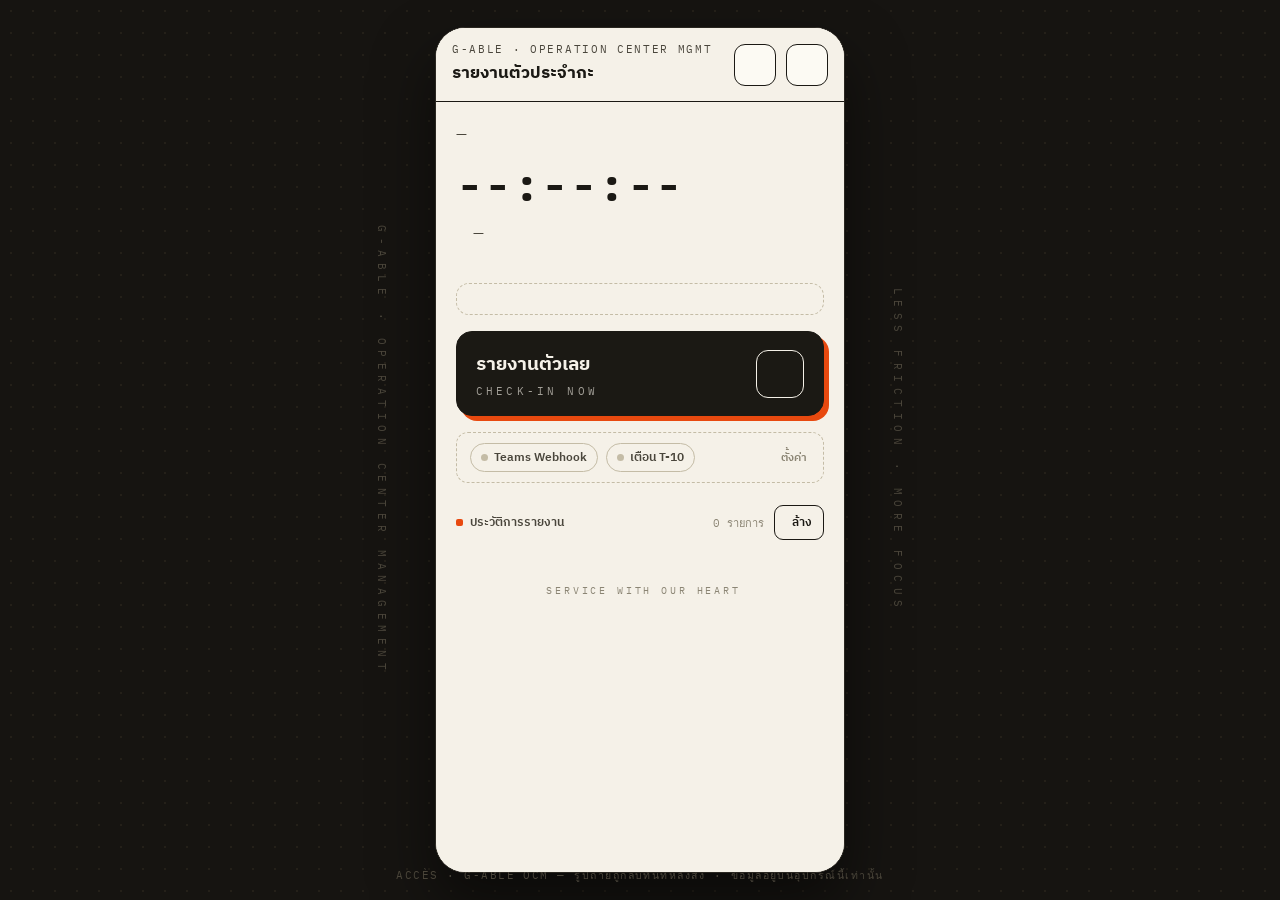
<file: version/xindex.html>
<!DOCTYPE html>
<html lang="th">
<head>
<meta charset="UTF-8">
<meta name="viewport" content="width=device-width, initial-scale=1, viewport-fit=cover">
<title>Accès · รายงานตัวประจำกะ · G-able OCM</title>
<link rel="preconnect" href="https://fonts.googleapis.com">
<link rel="preconnect" href="https://fonts.gstatic.com" crossorigin>
<link href="https://fonts.googleapis.com/css2?family=IBM+Plex+Sans+Thai:wght@400;500;600;700&family=IBM+Plex+Mono:wght@400;500;600&display=swap" rel="stylesheet">
<style>
/* ---------- โทนสี / ตัวแปร (Light = กระดาษ, Dark = CI ส้ม-ทองบนพื้นเข้ม) ---------- */
:root{
  --paper:#F5F1E8; --paper-2:#ECE7DA; --card:#FCFAF3;
  --ink:#1B1914; --ink-2:#4A463C; --ink-3:#8B8574;
  --line:#D8D1BF; --line-2:#C4BCA6;
  --accent:#E8490F; --accent-deep:#C23A08; --ok:#1E7A46; --gold:#C99A2E;
  --dark:#141310; --dline:#3A372E; --dpaper:#F0EBDE;
  --payload-bg:#1B1914; --payload-fg:#E9E3D2;
  --sans:'IBM Plex Sans Thai',sans-serif; --mono:'IBM Plex Mono',monospace;
}
[data-theme="dark"]{
  --paper:#191712; --paper-2:#211E17; --card:#201D16;
  --ink:#F0EBDC; --ink-2:#B7B09B; --ink-3:#7C7563;
  --line:#332F22; --line-2:#4A4635;
  --accent:#FF5A1F; --accent-deep:#E8490F; --ok:#4CBF82; --gold:#F2C14E;
  --payload-bg:#262218; --payload-fg:#E9E3D2;
}
*{box-sizing:border-box;margin:0;padding:0}
html,body{height:100%}
body{font-family:var(--sans);background:#161411;color:var(--ink);-webkit-font-smoothing:antialiased;-webkit-tap-highlight-color:transparent}
button{font-family:inherit;cursor:pointer;color:inherit}
img{display:block}
.mono{font-family:var(--mono)}
.hidden{display:none!important}
:focus-visible{outline:2.5px solid var(--accent);outline-offset:2px}

/* ---------- เวที (desktop) ---------- */
.stage{min-height:100vh;display:flex;align-items:center;justify-content:center;position:relative;
  background-color:#161411;background-image:radial-gradient(#242019 1px,transparent 1.3px);background-size:22px 22px}
.side-label{position:absolute;top:50%;transform:translateY(-50%);writing-mode:vertical-rl;
  font-family:var(--mono);font-size:11px;letter-spacing:.5em;color:#4A453A;user-select:none}
.side-label.l{left:calc(50% - 265px)} .side-label.r{right:calc(50% - 265px)}
.stage-note{position:absolute;bottom:16px;left:0;right:0;text-align:center;
  font-family:var(--mono);font-size:10.5px;letter-spacing:.14em;color:#4A453A;user-select:none}

/* ---------- กรอบโทรศัพท์ ---------- */
.phone{position:relative;width:410px;height:min(870px,94vh);background:var(--paper);
  border:1.5px solid #2A2721;border-radius:30px;overflow:hidden;box-shadow:0 30px 60px rgba(0,0,0,.5)}
.phone[data-theme="dark"]{border-color:#413D30}
@media(max-width:560px){
  .phone{width:100%;height:100vh;height:100dvh;border-radius:0;border:none}
  .side-label,.stage-note{display:none}
  .stage{background:none}
}

/* ---------- ระบบหน้าจอ / ทรานซิชัน ---------- */
.screen{position:absolute;inset:0;background:var(--paper);overflow-y:auto;overflow-x:hidden;
  transform:translateX(100%);opacity:0;pointer-events:none;z-index:1;
  transition:transform .4s cubic-bezier(.22,.9,.3,1),opacity .4s}
.screen.active{transform:none;opacity:1;pointer-events:auto;z-index:2}
.screen.away-l{transform:translateX(-26%);opacity:0;pointer-events:none}
.screen.away-r{transform:translateX(26%);opacity:0;pointer-events:none}
.screen.pre-r{transition:none!important;transform:translateX(100%)}
.screen.pre-l{transition:none!important;transform:translateX(-100%)}
.screen.dark{background:var(--dark);color:var(--dpaper)}

/* ---------- องค์ประกอบร่วม ---------- */
.lbl{display:flex;align-items:center;gap:7px;font-size:12px;font-weight:600;color:var(--ink-2)}
.lbl::before{content:'';width:7px;height:7px;background:var(--accent);border-radius:2px;flex:none}
.req{color:var(--accent);font-weight:700}
.tag{font-family:var(--mono);font-size:10.5px;letter-spacing:.16em;color:var(--ink-2)}
.tag.t-ok{color:var(--ok)} .tag.t-err{color:var(--accent-deep)}
.icon-btn{width:42px;height:42px;flex:none;border:1.5px solid var(--ink);border-radius:11px;background:var(--card);
  display:grid;place-items:center;color:var(--ink);transition:transform .08s}
.icon-btn:active{transform:translate(1.5px,1.5px)}
.icon-btn.sm{width:34px;height:34px;border-radius:9px}
.icon-btn.dark{background:transparent;border-color:var(--dline);color:var(--dpaper)}
.mini-btn{display:inline-flex;align-items:center;gap:6px;font-size:12px;font-weight:600;padding:7px 11px;
  border:1.5px solid var(--ink);border-radius:9px;background:transparent;transition:transform .08s}
.mini-btn:active{transform:translate(1px,1px)}
.mini-btn.ondark{color:var(--dpaper);border-color:rgba(240,235,222,.45)}
.mini-btn.danger{color:var(--accent-deep);border-color:var(--accent-deep)}
.btn-primary{display:flex;align-items:center;justify-content:center;gap:10px;width:100%;height:60px;
  border:1.5px solid var(--ink);border-radius:14px;background:var(--ink);color:var(--paper);
  font-size:17px;font-weight:600;box-shadow:4px 4px 0 var(--accent);transition:transform .09s,box-shadow .09s}
.btn-primary:active{transform:translate(3px,3px);box-shadow:1px 1px 0 var(--accent)}
.btn-accent{display:flex;align-items:center;justify-content:center;gap:9px;height:58px;border:1.5px solid var(--accent-deep);
  border-radius:14px;background:var(--accent);color:#FFF6EC;font-size:17px;font-weight:700;
  box-shadow:4px 4px 0 var(--ink);transition:transform .09s,box-shadow .09s}
.btn-accent:active{transform:translate(3px,3px);box-shadow:1px 1px 0 var(--ink)}
.btn-accent:disabled{opacity:.75}
.btn-ghost{height:54px;border:1.5px solid var(--ink);border-radius:13px;background:transparent;
  font-size:16px;font-weight:600;transition:transform .08s}
.btn-ghost:active{transform:translate(1.5px,1.5px)}
.btn-ghost.dark{border-color:rgba(240,235,222,.5);color:var(--dpaper)}
.btn-paper{height:54px;border:1.5px solid var(--dpaper);border-radius:13px;background:var(--dpaper);color:var(--ink);
  font-size:16px;font-weight:700;transition:transform .08s}
.btn-paper:active{transform:translate(1.5px,1.5px)}
.spin{width:18px;height:18px;flex:none;border:2.5px solid rgba(255,246,236,.35);border-top-color:#FFF6EC;
  border-radius:50%;animation:rot .7s linear infinite}
.spin.onlight{border-color:rgba(27,25,20,.22);border-top-color:var(--ink)}
@keyframes rot{to{transform:rotate(360deg)}}

/* ---------- ท็อปบาร์ ---------- */
.topbar{position:sticky;top:0;z-index:5;display:flex;align-items:center;gap:10px;padding:14px 16px;
  background:var(--paper);border-bottom:1.5px solid var(--ink)}
.topbar-title{flex:1;font-size:17px;font-weight:700}
.topbar-id{flex:1;min-width:0}
.topbar-id .tag{display:block;margin-bottom:3px;white-space:nowrap;overflow:hidden;text-overflow:ellipsis}
.step-tag{font-family:var(--mono);font-size:10.5px;letter-spacing:.14em;color:var(--ink-2);
  border:1.5px solid var(--ink);padding:5px 9px;border-radius:8px;white-space:nowrap}

/* ---------- ดรอปดาวน์ (bottom sheet) ---------- */
.dd-btn{width:100%;display:flex;align-items:center;justify-content:space-between;gap:10px;height:54px;padding:0 15px;
  border:1.5px solid var(--ink);border-radius:11px;background:var(--card);font-size:16.5px;text-align:left}
.dd-btn svg{flex:none;transition:transform .25s}
.dd-btn.open svg{transform:rotate(180deg)}
.dd-btn .ph{color:var(--ink-3);font-weight:400}
.dd.invalid .dd-btn{border-color:var(--accent);animation:shakeX .35s}
@keyframes shakeX{20%{transform:translateX(-5px)}45%{transform:translateX(5px)}70%{transform:translateX(-3px)}}
.dd-backdrop{position:absolute;inset:0;background:rgba(20,18,14,.52);opacity:0;transition:opacity .28s;
  pointer-events:auto;z-index:40}
.dd-backdrop.show{opacity:1}
.dd-sheet{position:absolute;left:12px;right:12px;bottom:12px;background:var(--paper);border:1.5px solid var(--ink);
  border-radius:16px;padding:8px 10px 12px;box-shadow:5px 5px 0 rgba(27,25,20,.9);
  transform:translateY(105%);transition:transform .32s cubic-bezier(.2,.9,.27,1);pointer-events:auto;z-index:41}
.dd-sheet.open{transform:none}
.dd-sheet .grab{width:42px;height:4.5px;border-radius:99px;background:var(--line-2);margin:6px auto 4px}
.dd-head{display:flex;justify-content:space-between;align-items:center;padding:6px 8px 10px}
.dd-head .lbl{font-size:13px}
.dd-opt{width:100%;display:flex;align-items:center;justify-content:space-between;gap:12px;padding:13px 12px;
  border:1.5px solid transparent;border-radius:11px;background:transparent;text-align:left}
.dd-opt:hover{background:var(--paper-2)}
.dd-opt b{display:block;font-size:16px;font-weight:600}
.dd-opt small{display:block;font-size:12px;color:var(--ink-3);margin-top:2px;font-weight:400}
.dd-opt.sel{border-color:var(--ink);background:var(--card)}
.dd-opt .dd-check{color:var(--accent);flex:none}

/* ---------- Toast ---------- */
#overlay-root{position:absolute;inset:0;pointer-events:none;z-index:70}
.toast-wrap{position:absolute;left:0;right:0;bottom:calc(18px + env(safe-area-inset-bottom));
  display:flex;flex-direction:column;align-items:center;gap:8px;z-index:60;pointer-events:none}
.toast{display:flex;align-items:center;gap:9px;max-width:calc(100% - 32px);background:var(--ink);color:var(--paper);
  border-radius:10px;padding:11px 15px;font-size:13.5px;font-weight:500;
  box-shadow:4px 4px 0 rgba(27,25,20,.3);opacity:0;transform:translateY(12px);transition:.28s;pointer-events:auto}
.toast.show{opacity:1;transform:none}
.toast svg{flex:none}
.toast.err svg{color:#FF6B35}.toast.ok svg{color:#4CBF82}

/* ---------- Modal ---------- */
.modal-bd{position:absolute;inset:0;background:rgba(20,18,14,.55);opacity:0;transition:opacity .25s;pointer-events:auto;z-index:50}
.modal-bd.show{opacity:1}
.modal{position:absolute;left:50%;top:50%;transform:translate(-50%,-46%);opacity:0;width:calc(100% - 36px);max-width:336px;
  max-height:82%;overflow:auto;background:var(--paper);border:1.5px solid var(--ink);border-radius:16px;
  box-shadow:6px 6px 0 var(--ink);transition:.28s cubic-bezier(.2,.9,.3,1);pointer-events:auto;z-index:51}
[data-theme="dark"] .modal{box-shadow:6px 6px 0 rgba(0,0,0,.6)}
.modal.show{opacity:1;transform:translate(-50%,-50%)}
.modal-head{display:flex;justify-content:space-between;align-items:center;padding:13px 15px;border-bottom:1.5px dashed var(--line-2)}
.modal-ph img{width:100%;max-height:300px;object-fit:cover}
.modal .payload{margin:13px 15px 2px}
.modal-actions{display:flex;gap:10px;padding:13px 15px 15px}
.modal-actions .mini-btn{flex:1;justify-content:center}
.modal-text{padding:18px 17px 6px;font-size:14.5px;line-height:1.65;color:var(--ink-2)}

/* ---------- 1) หน้า Home ---------- */
.home-body{padding:22px 20px calc(26px + env(safe-area-inset-bottom));display:flex;flex-direction:column;gap:16px}
.cb-date{font-size:13.5px;font-weight:500;color:var(--ink-2)}
.cb-time{font-family:var(--mono);font-weight:600;font-size:46px;letter-spacing:.01em;margin:2px 0 6px;font-variant-numeric:tabular-nums}
[data-theme="dark"] .cb-time{color:var(--gold)}
.cb-shift{display:flex;align-items:center;gap:8px;font-size:13.5px;color:var(--ink-2);font-weight:500}
.cb-dot{width:9px;height:9px;border-radius:50%;flex:none}
.cb-dot.on{background:var(--ok)}.cb-dot.off{background:var(--line-2)}
.punch-strip{display:flex;gap:5px;margin-top:15px}
.punch-strip i{width:10px;height:15px;border:1.5px solid var(--ink-2);border-radius:2.5px}
.punch-strip i.on{background:var(--ink);border-color:var(--ink)}
[data-theme="dark"] .punch-strip i.on{background:var(--gold);border-color:var(--gold)}
.punch-strip i.gap{margin-left:9px}
.punch-caption{font-family:var(--mono);font-size:10px;letter-spacing:.2em;color:var(--ink-3);margin-top:7px}
.today-card{display:flex;align-items:center;justify-content:space-between;gap:12px;padding:15px 17px;
  border:1.5px dashed var(--line-2);border-radius:13px}
.today-card.done{border:1.5px solid var(--ink);background:var(--card)}
.tc-title{font-size:15.5px;font-weight:700}
.tc-title.ok{color:var(--ok)}
.tc-meta{font-family:var(--mono);font-size:11px;letter-spacing:.08em;color:var(--ink-3);margin-top:4px}
.tc-icon{color:var(--ink-3)}
.mini-stamp{font-family:var(--mono);font-size:11px;font-weight:600;letter-spacing:.1em;color:var(--ok);
  border:2px solid var(--ok);border-radius:7px;padding:5px 9px;transform:rotate(-6deg);flex:none}
.cta-checkin{display:flex;align-items:center;justify-content:space-between;gap:14px;width:100%;padding:17px 19px;
  border:1.5px solid var(--ink);border-radius:16px;background:var(--ink);color:var(--paper);
  box-shadow:5px 5px 0 var(--accent);transition:transform .09s,box-shadow .09s;text-align:left}
.cta-checkin:active{transform:translate(3px,3px);box-shadow:1px 1px 0 var(--accent)}
.cta-txt b{display:block;font-size:19px;font-weight:700}
.cta-txt .mono{display:block;font-size:10.5px;letter-spacing:.3em;margin-top:4px;opacity:.62}
.cta-ic{width:48px;height:48px;flex:none;border:1.5px solid var(--paper);border-radius:12px;
  display:grid;place-items:center;transition:transform .2s}
.cta-checkin:hover .cta-ic{transform:translateX(4px)}
.sys-row{display:flex;align-items:center;gap:8px;width:100%;padding:10px 13px;border:1.5px dashed var(--line-2);
  border-radius:12px;background:transparent}
.sys-chip{display:inline-flex;align-items:center;gap:6px;font-size:11.5px;font-weight:600;color:var(--ink-2);
  border:1.5px solid var(--line-2);padding:4px 10px;border-radius:99px;white-space:nowrap}
.sys-chip .dot{width:7px;height:7px;border-radius:50%;background:var(--line-2)}
.sys-chip.on .dot{background:var(--ok)}
.sys-chip.warn .dot{background:var(--accent)}
.sys-go{margin-left:auto;display:flex;align-items:center;gap:3px;font-size:11px;font-weight:600;color:var(--ink-3)}
.hist-head{display:flex;align-items:center;gap:10px;margin-top:6px}
.hist-head .lbl{flex:1}
.hist-count{font-family:var(--mono);font-size:11px;color:var(--ink-3)}
.hist-row{display:flex;align-items:center;gap:12px;width:100%;padding:12px 2px;background:none;border:none;
  border-bottom:1.5px dashed var(--line-2);text-align:left}
.hist-thumb{width:46px;height:46px;flex:none;border-radius:9px;border:1.5px solid var(--ink);object-fit:cover;background:var(--paper-2)}
.hist-thumb.purged{display:grid;place-items:center;color:var(--ink-3);
  background:repeating-linear-gradient(-45deg,var(--paper-2) 0 5px,var(--card) 5px 10px)}
.hist-mid{flex:1;min-width:0}
.hist-name{font-size:15px;font-weight:700}
.hist-shift{font-family:var(--mono);font-size:11.5px;color:var(--ink-2);margin-left:8px}
.hist-meta{font-family:var(--mono);font-size:10.5px;letter-spacing:.06em;color:var(--ink-3);margin-top:3px}
.chip{display:inline-flex;align-items:center;gap:6px;flex:none;font-size:11px;font-weight:600;
  padding:5px 10px;border-radius:99px;border:1.5px solid}
.chip i{width:7px;height:7px;border-radius:50%}
.chip.st-on{color:var(--ok);border-color:var(--ok)}.chip.st-on i{background:var(--ok)}
.chip.st-rm{color:var(--accent-deep);border-color:var(--accent-deep)}.chip.st-rm i{background:var(--accent)}
.empty{border:1.5px dashed var(--line-2);border-radius:13px;padding:30px 20px;text-align:center;color:var(--ink-3)}
.empty svg{margin:0 auto 10px;display:block}
.empty p{font-size:13.5px;line-height:1.6}
.slogan{display:flex;align-items:center;justify-content:center;gap:7px;margin-top:12px;color:var(--ink-3)}
.slogan span{font-family:var(--mono);font-size:9.5px;letter-spacing:.3em;text-transform:uppercase}

/* ---------- Form / Admin ใช้ร่วม ---------- */
.form-body{padding:22px 20px calc(26px + env(safe-area-inset-bottom));display:flex;flex-direction:column;gap:18px}
.form-card{background:var(--card);border:1.5px solid var(--ink);border-radius:15px;overflow:hidden}
.fc-head{display:flex;justify-content:space-between;align-items:center;padding:13px 17px;background:var(--paper-2);
  border-bottom:1.5px solid var(--ink)}
.frow{padding:16px 17px;border-bottom:1.5px dashed var(--line-2)}
.frow:last-child{border-bottom:none}
.frow .lbl{margin-bottom:11px}
.frow.row-between{display:flex;justify-content:space-between;align-items:center;gap:16px}
.frow.row-between .lbl{margin-bottom:0}
.frow-actions{display:flex;gap:9px;flex-wrap:wrap}
.fixed-val{display:flex;align-items:center;gap:9px;font-size:16.5px;font-weight:700;min-height:32px}
.fixed-val svg{color:var(--ink-3);flex:none}
.fx-tag{margin-left:auto;font-family:var(--mono);font-size:9.5px;letter-spacing:.16em;color:var(--ink-3);
  border:1.5px dashed var(--line-2);padding:4px 7px;border-radius:6px}
.form-note{display:flex;gap:10px;font-size:13px;line-height:1.7;color:var(--ink-2);padding:0 2px}
.form-note svg{flex:none;margin-top:2px;color:var(--accent)}
.hint{font-size:12px;line-height:1.7;color:var(--ink-3);margin-top:10px}
.fx-title{font-size:15px;font-weight:700}
.txt-input{width:100%;height:52px;border:1.5px solid var(--ink);border-radius:11px;background:var(--card);
  padding:0 14px;font-family:var(--mono);font-size:12px;color:var(--ink)}
.txt-input::placeholder{color:var(--ink-3)}
/* สวิตช์ */
.switch{position:relative;display:inline-block;width:48px;height:27px;flex:none;cursor:pointer}
.switch input{position:absolute;inset:0;opacity:0;cursor:pointer;margin:0;z-index:2}
.switch .track{position:absolute;inset:0;border:1.5px solid var(--ink);border-radius:99px;background:var(--card);transition:background .2s,border-color .2s}
.switch .knob{position:absolute;top:4px;left:4px;width:18px;height:18px;border-radius:50%;background:var(--ink-3);transition:left .2s,background .2s}
.switch input:checked~.track{background:var(--accent);border-color:var(--accent-deep)}
.switch input:checked~.knob{left:25px;background:#FFF6EC}
.switch input:focus-visible~.track{outline:2.5px solid var(--accent);outline-offset:2px}
/* เซกเมนต์ธีม */
.seg{display:flex;border:1.5px solid var(--ink);border-radius:11px;overflow:hidden;background:var(--card)}
.seg button{flex:1;padding:12px 6px;font-size:13.5px;font-weight:600;background:transparent;border:none;
  border-right:1.5px solid var(--line-2);color:var(--ink)}
.seg button:last-child{border-right:none}
.seg button.on{background:var(--ink);color:var(--paper)}
/* ตารางรายชื่อ */
.roster-wrap{max-height:220px;overflow:auto}
.roster-table{width:100%;border-collapse:collapse}
.roster-table th{position:sticky;top:0;background:var(--paper);font-family:var(--mono);font-size:9.5px;letter-spacing:.16em;
  color:var(--ink-3);text-align:left;padding:9px 12px;border-bottom:1.5px solid var(--ink);white-space:nowrap;z-index:1}
.roster-table td{padding:10px 12px;border-bottom:1.5px dashed var(--line-2);font-size:13.5px;vertical-align:top}
.roster-table td.mono{font-family:var(--mono);font-size:12.5px;color:var(--ink-2);white-space:nowrap}

/* ---------- 2) หน้า Camera (โทนมืดคงที่) ---------- */
#scr-camera{display:flex;flex-direction:column;overflow:hidden}
.cam-top{display:flex;align-items:center;gap:12px;padding:14px 16px 8px}
.cam-title{flex:1;font-size:16px;font-weight:700}
.cam-title .tag{display:block;margin-top:3px;color:rgba(240,235,222,.5)}
.cam-stage{flex:1;position:relative;background:#0B0A08;overflow:hidden}
.cam-stage video,.cam-stage #camFrozen{position:absolute;inset:0;width:100%;height:100%;object-fit:cover}
.vf-grid i{position:absolute;background:rgba(240,235,222,.16)}
.vf-grid .v{width:1px;top:7%;bottom:7%}
.vf-grid .h{height:1px;left:7%;right:7%}
.vf-brackets i{position:absolute;width:26px;height:26px;border:2.5px solid rgba(240,235,222,.85)}
.vf-brackets i:nth-child(1){top:14px;left:14px;border-right:none;border-bottom:none;border-radius:6px 0 0 0}
.vf-brackets i:nth-child(2){top:14px;right:14px;border-left:none;border-bottom:none;border-radius:0 6px 0 0}
.vf-brackets i:nth-child(3){bottom:14px;left:14px;border-right:none;border-top:none;border-radius:0 0 0 6px}
.vf-brackets i:nth-child(4){bottom:14px;right:14px;border-left:none;border-top:none;border-radius:0 0 6px 0}
.vf-ts{position:absolute;bottom:18px;left:16px;font-family:var(--mono);font-size:11px;letter-spacing:.08em;
  color:var(--dpaper);background:rgba(20,19,16,.66);padding:5px 9px;border-radius:6px;border:1px solid rgba(240,235,222,.25)}
.vf-state{position:absolute;top:16px;left:16px;display:flex;align-items:center;gap:7px;font-family:var(--mono);
  font-size:10px;letter-spacing:.2em;color:var(--dpaper);background:rgba(20,19,16,.62);padding:6px 10px;
  border-radius:6px;border:1px solid rgba(240,235,222,.25)}
.vf-state i{width:7px;height:7px;border-radius:50%;background:var(--accent);animation:blink 1.2s steps(2) infinite}
.vf-state.cap i{background:var(--dpaper);animation:none}
@keyframes blink{50%{opacity:.12}}
.flash{position:absolute;inset:0;background:#fff;opacity:0;pointer-events:none;z-index:3}
.flash.go{animation:flash .3s}
@keyframes flash{12%{opacity:.92}100%{opacity:0}}
.cam-error{position:absolute;inset:0;z-index:4;display:flex;flex-direction:column;align-items:center;justify-content:center;
  gap:15px;text-align:center;background:rgba(11,10,8,.92);padding:26px}
.cam-error svg{color:var(--accent)}
.cam-error p{font-size:14px;line-height:1.7;color:rgba(240,235,222,.85);max-width:270px}
.cam-err-actions{display:flex;gap:10px}
.cam-bottom{padding:12px 18px calc(15px + env(safe-area-inset-bottom))}
.file-alt{display:flex;align-items:center;gap:7px;margin:0 auto 13px;background:none;border:none;
  color:rgba(240,235,222,.55);font-size:12.5px;text-decoration:underline dotted;text-underline-offset:3px}
.file-alt:hover{color:rgba(240,235,222,.85)}
.shuttle-row{display:flex;align-items:center;justify-content:center;height:86px}
.shutter{width:76px;height:76px;border-radius:50%;border:4px solid var(--dpaper);background:transparent;
  display:grid;place-items:center}
.shutter span{width:58px;height:58px;border-radius:50%;background:var(--dpaper);transition:transform .12s,background .12s}
.shutter:active span{transform:scale(.82);background:var(--accent)}
.cam-actions{display:flex;gap:11px}
.cam-actions .btn-ghost{flex:1}.cam-actions .btn-paper{flex:1.5}

/* ---------- 3) หน้า Confirm ---------- */
.confirm-body{padding:22px 20px calc(26px + env(safe-area-inset-bottom));display:flex;flex-direction:column;gap:18px}
.photo-card{background:#FDFCF7;border:1.5px solid #1B1914;border-radius:7px;padding:10px 10px 12px;
  box-shadow:5px 5px 0 var(--ink);transform:rotate(-1.2deg);color:#1B1914}
[data-theme="dark"] .photo-card{box-shadow:5px 5px 0 rgba(0,0,0,.55)}
.photo-card .tag{color:#8B8574}
.photo-card .mini-btn{border-color:#1B1914;color:#1B1914}
.ph-wrap{position:relative}
.ph-wrap img{width:100%;border-radius:3px;border:1px solid #D8D1BF}
.photo-ts{position:absolute;bottom:9px;left:9px;font-family:var(--mono);font-size:10.5px;letter-spacing:.08em;
  color:var(--dpaper);background:rgba(20,19,16,.7);padding:4px 8px;border-radius:5px}
.ph-caption{display:flex;justify-content:space-between;align-items:center;padding:10px 3px 0}
.ph-caption .tag{letter-spacing:.2em}
.sum-card{background:var(--card);border:1.5px solid var(--ink);border-radius:15px;overflow:hidden}
.srow{display:flex;justify-content:space-between;align-items:center;gap:16px;padding:13px 17px;
  border-bottom:1.5px dashed var(--line-2);font-size:15px}
.srow:last-child{border-bottom:none}
.srow .k{font-size:13px;font-weight:500;color:var(--ink-2)}
.srow .v{font-weight:700;text-align:right}
.srow .v.mono{font-family:var(--mono);font-weight:500;font-size:14px}
.payload-card{background:var(--payload-bg);color:var(--payload-fg);border-radius:15px;padding:14px 16px 16px}
[data-theme="dark"] .payload-card{border:1.5px solid var(--line-2)}
.payload-head{display:flex;justify-content:space-between;align-items:center;margin-bottom:9px}
.payload-head .lbl{color:rgba(233,227,210,.65)}
.payload-head .lbl::before{background:var(--accent)}
.payload{font-family:var(--mono);font-size:13px;line-height:2;white-space:pre-wrap;user-select:all}
.confirm-actions{display:flex;gap:11px}
.confirm-actions .btn-ghost{flex:1}.confirm-actions .btn-accent{flex:1.6}

/* ---------- 4) หน้า Success ---------- */
.success-wrap{min-height:100%;display:flex;flex-direction:column;align-items:center;text-align:center;
  padding:56px 26px calc(22px + env(safe-area-inset-bottom))}
.stamp-zone{position:relative;height:160px;display:grid;place-items:center;margin-bottom:8px}
.stamp{position:relative;display:inline-flex;flex-direction:column;align-items:center;gap:1px;
  border:3px solid var(--accent);color:var(--accent);border-radius:10px;padding:14px 28px 12px;
  transform:rotate(-7deg);mix-blend-mode:multiply;opacity:.92}
[data-theme="dark"] .stamp{mix-blend-mode:normal;opacity:.95}
.stamp::before{content:'';position:absolute;inset:5px;border:1.5px solid var(--accent);border-radius:6px}
.stamp-top{font-family:var(--mono);font-size:10px;letter-spacing:.34em;font-weight:600}
.stamp-main{font-size:36px;font-weight:700;line-height:1.15;margin:3px 0 1px}
.stamp-sub{font-family:var(--mono);font-size:10.5px;letter-spacing:.22em;font-weight:600;
  border-top:1.5px solid var(--accent);padding-top:5px;margin-top:5px}
.stamp.in{animation:stampIn .55s cubic-bezier(.3,1.35,.45,1) both}
@keyframes stampIn{
  0%{transform:scale(2.5) rotate(-19deg);opacity:0}
  55%{transform:scale(.94) rotate(-6.5deg);opacity:.92}
  75%{transform:scale(1.05) rotate(-7.5deg)}
  100%{transform:scale(1) rotate(-7deg);opacity:.92}}
#scr-success.thud{animation:thud .32s .26s}
@keyframes thud{30%{transform:translateY(4px) scale(.995)}60%{transform:translateY(-2px)}}
.debris{position:absolute;background:var(--accent);opacity:0}
.debris.d1{width:9px;height:9px;top:18px;right:34px;transform:rotate(18deg)}
.debris.d2{width:6px;height:6px;bottom:22px;left:40px;transform:rotate(-24deg);background:var(--ink)}
.debris.d3{width:7px;height:7px;bottom:10px;right:70px;transform:rotate(40deg)}
.debris.in{animation:debris .4s .5s cubic-bezier(.2,.9,.3,1) both}
@keyframes debris{from{opacity:0;transform:scale(2) rotate(0)}to{opacity:.85}}
.succ-ts{font-family:var(--mono);font-size:12px;letter-spacing:.18em;color:var(--ink-2);margin-top:12px}
.succ-line{font-size:16px;font-weight:700;margin-top:7px}
.succ-note{font-size:12.5px;line-height:1.65;color:var(--ink-2);margin-top:8px;max-width:290px}
/* สถานะการส่ง */
.deliver{display:flex;align-items:center;gap:10px;width:100%;margin-top:18px;border-radius:12px;
  padding:12px 14px;border:1.5px solid;text-align:left}
.deliver svg{flex:none}
.deliver .d-txt{flex:1;min-width:0}
.deliver .d-txt b{display:block;font-size:14px;font-weight:700}
.deliver .d-txt span{display:block;font-size:11.5px;font-weight:500;opacity:.75;margin-top:2px;line-height:1.5}
.deliver .d-tag{font-family:var(--mono);font-size:10px;letter-spacing:.12em;flex:none;
  border:1.5px solid currentColor;border-radius:6px;padding:4px 7px}
.deliver.ok{color:var(--ok);border-color:var(--ok)}
.deliver.blind{color:#8F6B00;border-color:#C9A227}
[data-theme="dark"] .deliver.blind{color:#E8C563;border-color:#8F6B00}
.deliver.demo{color:var(--accent-deep);border-color:var(--accent)}
[data-theme="dark"] .deliver.demo{color:var(--accent)}
.deliver.fail{color:#B3261E;border-color:#B3261E}
[data-theme="dark"] .deliver.fail{color:#FF7B6B}
#btnRetrySend{margin-top:10px}
/* การ์ดคัดลอกรูป+ข้อความ */
.copy-card{display:flex;gap:13px;align-items:center;width:100%;margin-top:16px;background:var(--card);
  border:1.5px solid var(--ink);border-radius:13px;padding:12px;text-align:left}
.copy-photo{width:76px;height:76px;flex:none;border-radius:9px;border:1.5px solid var(--ink);object-fit:cover;background:var(--paper-2)}
.copy-title{font-size:14.5px;font-weight:700}
.copy-sub{font-size:11.5px;color:var(--ink-3);margin-top:4px;line-height:1.55}
#btnCopyBoth{width:100%;margin-top:12px}
#btnCopy3{width:100%;margin-top:10px}
.succ-payload{width:100%;margin-top:14px;background:var(--payload-bg);color:var(--payload-fg);
  border-radius:13px;padding:14px 15px;text-align:left}
[data-theme="dark"] .succ-payload{border:1.5px solid var(--line-2)}
#btnHome{margin-top:auto;padding-top:24px}
</style>
</head>
<body>
<div class="stage">
  <div class="side-label l">G-ABLE · OPERATION CENTER MANAGEMENT</div>
  <div class="side-label r">LESS FRICTION · MORE FOCUS</div>

  <div class="phone" id="phone">

    <!-- 1) HOME / DASHBOARD -->
    <section class="screen active" id="scr-home">
      <header class="topbar">
        <div class="topbar-id">
          <span class="tag">G-ABLE · OPERATION CENTER MGMT</span>
          <div class="topbar-title">รายงานตัวประจำกะ</div>
        </div>
        <button class="icon-btn" id="btnTheme" aria-label="สลับธีม"><i data-icon="sun"></i></button>
        <button class="icon-btn" id="btnAdmin" title="หลังบ้าน / ตั้งค่า" aria-label="หลังบ้าน"><i data-icon="settings"></i></button>
      </header>
      <div class="home-body">
        <div class="clock-block">
          <div class="cb-date" data-date-thai>—</div>
          <div class="cb-time" data-clock>--:--:--</div>
          <div class="cb-shift"><span class="cb-dot" id="cbDot"></span><span id="shiftHint">—</span></div>
          <div class="punch-strip" id="punchStrip"></div>
          <div class="punch-caption" id="punchCaption"></div>
        </div>

        <div class="today-card" id="todayCard"></div>

        <button class="cta-checkin" id="btnCheckin">
          <span class="cta-txt"><b>รายงานตัวเลย</b><span class="mono">CHECK-IN NOW</span></span>
          <span class="cta-ic"><i data-icon="camera" data-size="22"></i></span>
        </button>

        <button class="sys-row" id="sysRow">
          <span class="sys-chip" id="chipWh"><i class="dot"></i>Teams Webhook</span>
          <span class="sys-chip" id="chipRem"><i class="dot"></i>เตือน T-10</span>
          <span class="sys-go">ตั้งค่า<i data-icon="chevron-right" data-size="13"></i></span>
        </button>

        <div class="hist-head">
          <span class="lbl">ประวัติการรายงาน</span>
          <span class="hist-count" id="histCount">0 รายการ</span>
          <button class="mini-btn" id="btnClear"><i data-icon="trash" data-size="14"></i>ล้าง</button>
        </div>
        <div class="hist-list" id="histList"></div>
        <div class="slogan"><i data-icon="heart" data-size="11"></i><span>Service with our heart</span></div>
      </div>
    </section>

    <!-- 2) CHECK-IN FORM -->
    <section class="screen" id="scr-form">
      <header class="topbar">
        <button class="icon-btn" data-back="home" aria-label="ย้อนกลับ"><i data-icon="arrow-left"></i></button>
        <div class="topbar-title">ข้อมูลผู้รายงาน</div>
        <span class="step-tag">STEP 1/3</span>
      </header>
      <div class="form-body">
        <div class="form-card">
          <div class="fc-head"><span class="lbl">ข้อมูลผู้รายงาน</span><span class="tag">FORM · F-01</span></div>
          <div class="frow">
            <label class="lbl">ชื่อ (Name) <span class="req">*</span></label>
            <div id="ddName"></div>
          </div>
          <div class="frow">
            <label class="lbl">กะการทำงาน (Shift) <span class="req">*</span></label>
            <div id="ddShift"></div>
          </div>
          <div class="frow">
            <label class="lbl">โปรเจกต์ (Project) <span class="req">*</span></label>
            <div id="ddProject"></div>
          </div>
          <div class="frow">
            <label class="lbl">สถานะการทำงาน (Status) <span class="req">*</span></label>
            <div id="ddStatus"></div>
          </div>
          <div class="frow">
            <label class="lbl">ตำแหน่ง (Role)</label>
            <div class="fixed-val"><i data-icon="lock" data-size="16"></i>NOC Engineer<span class="fx-tag">FIXED</span></div>
          </div>
        </div>
        <p class="form-note"><i data-icon="clock" data-size="17"></i>ระบบบันทึกวัน-เวลาอัตโนมัติเมื่อกดส่ง · ต้องแนบรูปทุกครั้ง · รูปจะถูกลบทันทีหลังการส่งตามนโยบายความเป็นส่วนตัว</p>
        <button class="btn-primary" id="btnToCamera"><i data-icon="camera" data-size="20"></i>ถ่ายรูปประกอบรายงาน</button>
      </div>
    </section>

    <!-- 3) CAMERA -->
    <section class="screen dark" id="scr-camera">
      <div class="cam-top">
        <button class="icon-btn dark" data-back="form" aria-label="ย้อนกลับ"><i data-icon="arrow-left"></i></button>
        <div class="cam-title">ถ่ายรูปรายงานตัว<span class="tag">STEP 2/3 · VIEWFINDER</span></div>
        <button class="icon-btn dark" id="btnFlip" title="สลับกล้อง" aria-label="สลับกล้อง"><i data-icon="refresh-cw"></i></button>
      </div>
      <div class="cam-stage">
        <video id="camVideo" autoplay playsinline muted></video>
        <img id="camFrozen" class="hidden" alt="รูปที่ถ่าย">
        <div class="vf-grid" id="vfGrid"><i class="v" style="left:33.33%"></i><i class="v" style="left:66.66%"></i><i class="h" style="top:33.33%"></i><i class="h" style="top:66.66%"></i></div>
        <div class="vf-brackets"><i></i><i></i><i></i><i></i></div>
        <div class="vf-state" id="vfState"><i></i><span>LIVE</span></div>
        <div class="vf-ts" id="vfTs">--:--:--</div>
        <div class="flash" id="flash"></div>
        <div class="cam-error hidden" id="camError">
          <i data-icon="alert" data-size="34"></i>
          <p id="camErrMsg"></p>
          <div class="cam-err-actions">
            <button class="mini-btn ondark" id="btnRetryCam">ลองใหม่</button>
            <button class="mini-btn ondark" id="btnFileErr">เลือกไฟล์รูปแทน</button>
          </div>
        </div>
      </div>
      <div class="cam-bottom">
        <button class="file-alt" id="btnFileAlt"><i data-icon="image" data-size="15"></i>อัปโหลดรูปจากเครื่องแทน (กรณีไม่มีกล้อง)</button>
        <div class="shuttle-row" id="shuttleWrap">
          <button class="shutter" id="btnShutter" aria-label="ถ่ายรูป"><span></span></button>
        </div>
        <div class="cam-actions hidden" id="camActions">
          <button class="btn-ghost dark" id="btnRetake">ถ่ายใหม่</button>
          <button class="btn-paper" id="btnUseShot">ใช้รูปนี้</button>
        </div>
      </div>
    </section>

    <!-- 4) CONFIRMATION -->
    <section class="screen" id="scr-confirm">
      <header class="topbar">
        <button class="icon-btn" data-back="camera" aria-label="ย้อนกลับ"><i data-icon="arrow-left"></i></button>
        <div class="topbar-title">ตรวจสอบก่อนส่ง</div>
        <span class="step-tag">STEP 3/3</span>
      </header>
      <div class="confirm-body">
        <div class="photo-card">
          <div class="ph-wrap">
            <img id="cfPhoto" alt="รูปประกอบรายงาน">
            <span class="photo-ts" id="cfShotTs">SHOT --:--:--</span>
          </div>
          <div class="ph-caption">
            <span class="tag">PHOTO · ATTACHED</span>
            <button class="mini-btn" id="btnRetakeMini"><i data-icon="camera" data-size="14"></i>ถ่ายใหม่</button>
          </div>
        </div>

        <div class="sum-card">
          <div class="fc-head"><span class="lbl">สรุปข้อมูลทั้งหมด</span><span class="tag">SUMMARY</span></div>
          <div class="srow"><span class="k">Name</span><span class="v" id="cfName">—</span></div>
          <div class="srow"><span class="k">Role</span><span class="v">NOC Engineer</span></div>
          <div class="srow"><span class="k">Shift</span><span class="v mono" id="cfShift">—</span></div>
          <div class="srow"><span class="k">Project</span><span class="v" id="cfProject">—</span></div>
          <div class="srow"><span class="k">Status</span><span class="v" id="cfStatus">—</span></div>
          <div class="srow"><span class="k">ปลายทางการส่ง</span><span class="v" id="cfDest">—</span></div>
          <div class="srow"><span class="k">เวลาที่บันทึก (อัตโนมัติ)</span><span class="v mono" data-clock>--:--:--</span></div>
        </div>

        <button class="mini-btn hidden" id="btnWhSetup" style="align-self:flex-start"><i data-icon="link" data-size="14"></i>ตั้งค่า Webhook ก่อนส่ง</button>

        <div class="payload-card">
          <div class="payload-head">
            <span class="lbl">ข้อความที่จะส่ง</span>
            <button class="mini-btn ondark" id="btnCopyPayload"><i data-icon="copy" data-size="14"></i>คัดลอก</button>
          </div>
          <pre class="payload" id="cfPayload"></pre>
        </div>

        <div class="confirm-actions">
          <button class="btn-ghost" data-back="form">แก้ไขข้อมูล</button>
          <button class="btn-accent" id="btnSubmit">ส่งรายงาน</button>
        </div>
      </div>
    </section>

    <!-- 5) SUCCESS -->
    <section class="screen" id="scr-success">
      <div class="success-wrap">
        <div class="stamp-zone">
          <span class="debris d1"></span><span class="debris d2"></span><span class="debris d3"></span>
          <div class="stamp" id="stamp">
            <span class="stamp-top">G-ABLE OCM</span>
            <span class="stamp-main">รายงานแล้ว</span>
            <span class="stamp-sub" id="stampSub">CHECKED-IN</span>
          </div>
        </div>
        <div class="succ-ts" id="succTs">—</div>
        <div class="succ-line" id="succLine">—</div>
        <p class="succ-note">ส่งรายงานเรียบร้อย ระบบบันทึกวัน-เวลาอัตโนมัติแล้ว ข้อความรายงานถูกส่งต่อให้ผู้รับ / ทีม NOC ใน Teams</p>

        <div class="deliver demo" id="deliverRow"></div>
        <button class="mini-btn hidden" id="btnRetrySend"><i data-icon="refresh-cw" data-size="14"></i>ลองส่งเข้า Teams อีกครั้ง</button>

        <div class="copy-card">
          <img class="copy-photo" id="succPhoto" alt="รูปรายงาน">
          <div class="copy-info">
            <div class="copy-title">รูป + ข้อความ พร้อมคัดลอก</div>
            <div class="copy-sub">วางใน Teams group chat ได้ทันที — รูปจะถูกลบอัตโนมัติเมื่อออกจากหน้านี้</div>
          </div>
        </div>
        <button class="btn-accent" id="btnCopyBoth"><i data-icon="copy" data-size="19"></i>คัดลอกรูป + ข้อความ</button>
        <button class="btn-ghost" id="btnCopy3">คัดลอกข้อความเท่านั้น</button>

        <pre class="payload succ-payload" id="succPayload"></pre>
        <button class="btn-primary" id="btnHome">กลับหน้าหลัก</button>
        <div class="slogan"><i data-icon="heart" data-size="11"></i><span>Service with our heart</span></div>
      </div>
    </section>

    <!-- 6) ADMIN / หลังบ้าน -->
    <section class="screen" id="scr-admin">
      <header class="topbar">
        <button class="icon-btn" data-back="home" aria-label="ย้อนกลับ"><i data-icon="arrow-left"></i></button>
        <div class="topbar-title">หลังบ้าน · ตั้งค่าระบบ</div>
        <span class="step-tag">ADMIN</span>
      </header>
      <div class="form-body">

        <div class="form-card">
          <div class="fc-head"><span class="lbl">เชื่อมต่อ Microsoft Teams</span><span class="tag" id="whTag">OFF</span></div>
          <div class="frow">
            <label class="lbl">Webhook URL (Teams Workflow)</label>
            <input class="txt-input" id="whInput" type="url" placeholder="https://prod-XX.logic.azure.com/…/triggers/…/invoke" spellcheck="false" autocomplete="off">
            <div class="frow-actions">
              <button class="mini-btn" id="btnSaveWh"><i data-icon="check" data-size="14"></i>บันทึก</button>
              <button class="mini-btn" id="btnTestWh"><i data-icon="send" data-size="14"></i>ทดสอบการเชื่อมต่อ</button>
            </div>
            <p class="hint">สร้างได้จาก Teams → Workflows → เทมเพลต "Post to a channel when a webhook request is received" แล้วคัดลอก HTTP POST URL มาวางที่นี่ — รายงานทุกครั้งจะถูกโพสต์เป็นการ์ดลง group chat นั้น</p>
          </div>
        </div>

        <div class="form-card">
          <div class="fc-head"><span class="lbl">ข้อมูลพนักงาน / ตารางกะ</span><span class="tag" id="rosterTag">—</span></div>
          <div class="frow">
            <div class="frow-actions">
              <button class="mini-btn" id="btnUploadXl"><i data-icon="upload" data-size="14"></i>อัปโหลด Excel / CSV</button>
              <button class="mini-btn" id="btnTemplate"><i data-icon="download" data-size="14"></i>ดาวน์โหลดแม่แบบ</button>
            </div>
            <p class="hint">คอลัมน์: Name, Shift, Project — รายชื่อและตารางกะจะอัปเดตทั้งระบบ (แทนที่ข้อมูลเดิม) และระบบจะกรอกกะ/โปรเจกต์ให้อัตโนมัติเมื่อเลือกชื่อ · รองรับ .xlsx และ .csv · ในระบบจริงใช้ไฟล์เดียวกันนี้บน OneDrive ที่ Power Automate อ่าน</p>
          </div>
          <div class="roster-wrap">
            <table class="roster-table">
              <thead><tr><th>NAME</th><th>SHIFT</th><th>PROJECT</th></tr></thead>
              <tbody id="rosterBody"></tbody>
            </table>
          </div>
          <div class="frow">
            <button class="mini-btn danger" id="btnResetRoster"><i data-icon="refresh-cw" data-size="14"></i>รีเซ็ตรายชื่อเป็นค่าเริ่มต้น</button>
          </div>
        </div>

        <div class="form-card">
          <div class="fc-head"><span class="lbl">แจ้งเตือนก่อนเวลางาน</span><span class="tag">T-10 MIN</span></div>
          <div class="frow row-between">
            <div>
              <div class="fx-title">เตือนทุกคน 10 นาทีก่อนเริ่มกะ</div>
              <p class="hint" style="margin-top:6px">อ่านเวลาเริ่มกะจากตารางข้างต้น — แจ้งในแอป + แจ้งเตือนระบบ + ส่งข้อความเตือนเข้า Teams group chat</p>
            </div>
            <label class="switch">
              <input type="checkbox" id="remToggle">
              <span class="track"></span><span class="knob"></span>
            </label>
          </div>
          <div class="frow">
            <button class="mini-btn" id="btnTestRem"><i data-icon="bell" data-size="14"></i>ทดสอบการแจ้งเตือน</button>
          </div>
        </div>

        <div class="form-card">
          <div class="fc-head"><span class="lbl">ธีม</span><span class="tag">DARK / LIGHT</span></div>
          <div class="frow">
            <div class="seg" id="themeSeg">
              <button type="button" data-t="light">สว่าง</button>
              <button type="button" data-t="dark">มืด</button>
              <button type="button" data-t="auto">อัตโนมัติ</button>
            </div>
            <p class="hint">"อัตโนมัติ" จะตามการตั้งค่าของอุปกรณ์ — โหมดมืดใช้โทนส้ม-ทองตาม CI ของ G-able</p>
          </div>
        </div>

        <div class="form-card">
          <div class="fc-head"><span class="lbl">ข้อมูลบนอุปกรณ์</span><span class="tag" id="dataTag">—</span></div>
          <div class="frow">
            <div class="frow-actions">
              <button class="mini-btn danger" id="btnClear2"><i data-icon="trash" data-size="14"></i>ล้างประวัติการรายงาน</button>
              <button class="mini-btn danger" id="btnWipe"><i data-icon="trash" data-size="14"></i>รีเซ็ตทั้งหมด</button>
            </div>
            <p class="hint">รูปถ่ายถูกลบทันทีหลังการส่งและไม่ถูกเก็บไว้ในอุปกรณ์ — เก็บเฉพาะข้อความรายงาน ตามนโยบายความเป็นส่วนตัว (PDPA)</p>
          </div>
        </div>

        <div class="slogan"><i data-icon="heart" data-size="11"></i><span>Service with our heart</span></div>
      </div>
    </section>

    <!-- โอเวอร์เลย์ -->
    <div id="overlay-root"><div class="toast-wrap" id="toastWrap"></div></div>
  </div>

  <div class="stage-note">ACCÈS · G-ABLE OCM — รูปถ่ายถูกลบทันทีหลังส่ง · ข้อมูลอยู่บนอุปกรณ์นี้เท่านั้น</div>
</div>

<input type="file" id="fileInput" accept="image/*" capture="environment" hidden>
<input type="file" id="rosterInput" accept=".xlsx,.xls,.csv" hidden>

<script>
(function(){
'use strict';
/* ============ ค่าคงที่ ============ */
const PROJECT_DEFAULT='Cloud Operation Support', ROLE='NOC Engineer';
const SHIFTS=[
  {v:'7.00-19.00',label:'7.00 – 19.00',sub:'กะเช้า · 12 ชั่วโมง'},
  {v:'8.00-20.00',label:'8.00 – 20.00',sub:'กะบ่าย · 12 ชั่วโมง'}
];
const STATUSES=[
  {v:'On-site',label:'On-site',sub:'ปฏิบัติงาน ณ ศูนย์ปฏิบัติการ'},
  {v:'Remote-work',label:'Remote-work',sub:'ปฏิบัติงานทางไกล'}
];
const DEFAULT_ROSTER=[
  {name:'aaaa',shift:'7.00-19.00',project:PROJECT_DEFAULT},
  {name:'bbbb',shift:'8.00-20.00',project:PROJECT_DEFAULT}
];
const SHIFT_RE=/^(\d{1,2})\.(\d{2})-(\d{1,2})\.(\d{2})$/;
const KEY='noc_checkin_records_v1', RKEY='acces_roster_v1', SKEY='acces_settings_v1', FKEY='acces_reminder_fired_v1';
const SUBMIT_LABEL='ส่งรายงาน';

/* ============ ตัวช่วยทั่วไป ============ */
const $=s=>document.querySelector(s), $$=s=>Array.from(document.querySelectorAll(s));
const pad=n=>String(n).padStart(2,'0');
const ENM=['JAN','FEB','MAR','APR','MAY','JUN','JUL','AUG','SEP','OCT','NOV','DEC'];
const fmtClock=(d=new Date())=>pad(d.getHours())+':'+pad(d.getMinutes())+':'+pad(d.getSeconds());
const fmtShortTs=ts=>{const d=new Date(ts);return pad(d.getDate())+' '+ENM[d.getMonth()]+' · '+pad(d.getHours())+':'+pad(d.getMinutes())};
const fmtFullTs=ts=>{const d=new Date(ts);return d.getFullYear()+'-'+pad(d.getMonth()+1)+'-'+pad(d.getDate())+' '+fmtClock(d)};
const thFullDate=(d=new Date())=>new Intl.DateTimeFormat('th-TH',{dateStyle:'full'}).format(d);
const sameDay=(a,b=new Date())=>{const x=new Date(a);return x.getFullYear()===b.getFullYear()&&x.getMonth()===b.getMonth()&&x.getDate()===b.getDate()};
const store=(k,v)=>{try{localStorage.setItem(k,JSON.stringify(v));return true}catch(e){return false}};
const load=k=>{try{return JSON.parse(localStorage.getItem(k))}catch(e){return null}};
const elFromHTML=h=>{const t=document.createElement('div');t.innerHTML=h.trim();return t.firstElementChild};
const esc=s=>String(s).replace(/[&<>"']/g,c=>({'&':'&amp;','<':'&lt;','>':'&gt;','"':'&quot;',"'":'&#39;'}[c]));

/* ============ ชุดไอคอน (SVG ในไฟล์) ============ */
const ICONS={
 'arrow-left':'<path d="m12 19-7-7 7-7"/><path d="M19 12H5"/>',
 'camera':'<path d="M14.5 4h-5L7 7H4a2 2 0 0 0-2 2v9a2 2 0 0 0 2 2h16a2 2 0 0 0 2-2V9a2 2 0 0 0-2-2h-3l-2.5-3z"/><circle cx="12" cy="13" r="3"/>',
 'image':'<rect width="18" height="18" x="3" y="3" rx="2" ry="2"/><circle cx="9" cy="9" r="2"/><path d="m21 15-3.086-3.086a2 2 0 0 0-2.828 0L6 21"/>',
 'image-off':'<rect width="18" height="18" x="3" y="3" rx="2"/><circle cx="9" cy="9" r="2"/><path d="m21 15-4.5-4.5L6 21"/><line x1="3" x2="21" y1="3" y2="21"/>',
 'chevron-down':'<path d="m6 9 6 6 6-6"/>',
 'chevron-right':'<path d="m9 18 6-6-6-6"/>',
 'refresh-cw':'<path d="M3 12a9 9 0 0 1 9-9 9.75 9.75 0 0 1 6.74 2.74L21 8"/><path d="M21 3v5h-5"/><path d="M21 12a9 9 0 0 1-9 9 9.75 9.75 0 0 1-6.74-2.74L3 16"/><path d="M8 16H3v5"/>',
 'copy':'<rect width="14" height="14" x="8" y="8" rx="2" ry="2"/><path d="M4 16c-1.1 0-2-.9-2-2V4c0-1.1.9-2 2-2h10c1.1 0 2 .9 2 2"/>',
 'trash':'<path d="M3 6h18"/><path d="M19 6v14a2 2 0 0 1-2 2H7a2 2 0 0 1-2-2V6"/><path d="M8 6V4a2 2 0 0 1 2-2h4a2 2 0 0 1 2 2v2"/>',
 'x':'<path d="M18 6 6 18"/><path d="m6 6 12 12"/>',
 'alert':'<circle cx="12" cy="12" r="10"/><line x1="12" x2="12" y1="8" y2="12"/><line x1="12" x2="12.01" y1="16" y2="16"/>',
 'check':'<path d="M20 6 9 17l-5-5"/>',
 'check-circle':'<circle cx="12" cy="12" r="10"/><path d="m9 12 2 2 4-4"/>',
 'lock':'<rect width="18" height="11" x="3" y="11" rx="2" ry="2"/><path d="M7 11V7a5 5 0 0 1 10 0v4"/>',
 'clock':'<circle cx="12" cy="12" r="10"/><polyline points="12 6 12 12 16 14"/>',
 'sun':'<circle cx="12" cy="12" r="4"/><path d="M12 2v2"/><path d="M12 20v2"/><path d="m4.93 4.93 1.41 1.41"/><path d="m17.66 17.66 1.41 1.41"/><path d="M2 12h2"/><path d="M20 12h2"/><path d="m6.34 17.66-1.41 1.41"/><path d="m19.07 4.93-1.41 1.41"/>',
 'moon':'<path d="M12 3a6 6 0 0 0 9 9 9 9 0 1 1-9-9Z"/>',
 'settings':'<path d="M12.22 2h-.44a2 2 0 0 0-2 2v.18a2 2 0 0 1-1 1.73l-.43.25a2 2 0 0 1-2 0l-.15-.08a2 2 0 0 0-2.73.73l-.22.38a2 2 0 0 0 .73 2.73l.15.1a2 2 0 0 1 1 1.72v.51a2 2 0 0 1-1 1.74l-.15.09a2 2 0 0 0-.73 2.73l.22.38a2 2 0 0 0 2.73.73l.15-.08a2 2 0 0 1 2 0l.43.25a2 2 0 0 1 1 1.73V20a2 2 0 0 0 2 2h.44a2 2 0 0 0 2-2v-.18a2 2 0 0 1 1-1.73l.43-.25a2 2 0 0 1 2 0l.15.08a2 2 0 0 0 2.73-.73l.22-.39a2 2 0 0 0-.73-2.73l-.15-.08a2 2 0 0 1-1-1.74v-.5a2 2 0 0 1 1-1.74l.15-.09a2 2 0 0 0 .73-2.73l-.22-.38a2 2 0 0 0-2.73-.73l-.15.08a2 2 0 0 1-2 0l-.43-.25a2 2 0 0 1-1-1.73V4a2 2 0 0 0-2-2z"/><circle cx="12" cy="12" r="3"/>',
 'bell':'<path d="M6 8a6 6 0 0 1 12 0c0 7 3 9 3 9H3s3-2 3-9"/><path d="M10.3 21a1.94 1.94 0 0 0 3.4 0"/>',
 'upload':'<path d="M21 15v4a2 2 0 0 1-2 2H5a2 2 0 0 1-2-2v-4"/><polyline points="17 8 12 3 7 8"/><line x1="12" x2="12" y1="3" y2="15"/>',
 'download':'<path d="M21 15v4a2 2 0 0 1-2 2H5a2 2 0 0 1-2-2v-4"/><polyline points="7 10 12 15 17 10"/><line x1="12" x2="12" y1="15" y2="3"/>',
 'send':'<path d="m22 2-7 20-4-9-9-4Z"/><path d="M22 2 11 13"/>',
 'link':'<path d="M10 13a5 5 0 0 0 7.54.54l3-3a5 5 0 0 0-7.07-7.07l-1.72 1.71"/><path d="M14 11a5 5 0 0 0-7.54-.54l-3 3a5 5 0 0 0 7.07 7.07l1.71-1.71"/>',
 'heart':'<path d="M19 14c1.49-1.46 3-3.21 3-5.5A5.5 5.5 0 0 0 16.5 3c-1.76 0-3 .5-4.5 2-1.5-1.5-2.74-2-4.5-2A5.5 5.5 0 0 0 2 8.5c0 2.3 1.5 4.05 3 5.5l7 7Z"/>'
};
const icon=(n,s=18)=>'<svg width="'+s+'" height="'+s+'" viewBox="0 0 24 24" fill="none" stroke="currentColor" stroke-width="2" stroke-linecap="round" stroke-linejoin="round">'+ICONS[n]+'</svg>';
 $$('[data-icon]').forEach(n=>n.innerHTML=icon(n.dataset.icon,n.dataset.size||18));

/* ============ สถานะแอป ============ */
const state={name:null,shift:null,project:null,status:null,photo:null,photoTs:null};
let records=load(KEY)||[];
let migrated=false; // ลบรูปที่เคยเก็บในเวอร์ชันก่อน (นโยบายความเป็นส่วนตัว)
records=records.map(r=>{
  if(r&&r.photo){migrated=true;const c={...r};delete c.photo;c.photoPurged=true;return c}
  return r;
});
if(migrated)store(KEY,records);
let roster=[]; // โหลดจาก noc_roster.json
let settings=Object.assign({webhook:'',reminder:true,theme:'auto'},load(SKEY)||{});
let lastRec=null, fired={}, pngPromise=null;
const camCtl={stream:null,facing:'user'};
function saveSettings(){store(SKEY,settings)}

/* ============ Toast ============ */
function toast(msg,type='info'){
  const t=elFromHTML('<div class="toast '+type+'">'+icon(type==='ok'?'check-circle':'alert',18)+'<span>'+msg+'</span></div>');
  $('#toastWrap').appendChild(t);
  requestAnimationFrame(()=>t.classList.add('show'));
  setTimeout(()=>{t.classList.remove('show');setTimeout(()=>t.remove(),300)},2800);
}

/* ============ คัดลอกข้อความ ============ */
async function copyText(t){
  try{await navigator.clipboard.writeText(t);toast('คัดลอกข้อความแล้ว','ok');return}catch(e){}
  const ta=document.createElement('textarea');ta.value=t;ta.style.cssText='position:fixed;opacity:0';
  document.body.appendChild(ta);ta.select();
  try{document.execCommand('copy');toast('คัดลอกข้อความแล้ว','ok')}
  catch(_){toast('คัดลอกไม่สำเร็จ','err')}
  ta.remove();
}

/* ============ ดรอปดาวน์แบบ bottom-sheet ============ */
let activeClose=null;
document.addEventListener('keydown',e=>{if(e.key==='Escape'&&activeClose)activeClose()});
function makeDD(sel,opt){
  const mount=typeof sel==='string'?$(sel):sel;
  let value=opt.value??null, openFl=false;
  mount.classList.add('dd');
  mount.innerHTML='<button type="button" class="dd-btn"><span class="dd-val"></span>'+icon('chevron-down',20)+'</button>';
  const btn=mount.querySelector('.dd-btn');
  const paint=()=>{
    const o=opt.options.find(x=>x.v===value);
    btn.querySelector('.dd-val').innerHTML=o?'<b>'+esc(o.label)+'</b>':'<span class="ph">'+(opt.placeholder||'เลือก')+'</span>';
    mount.classList.remove('invalid');
  };
  paint();
  function open(){
    if(openFl)return; openFl=true; btn.classList.add('open');
    const bd=elFromHTML('<div class="dd-backdrop"></div>');
    const sheet=elFromHTML('<div class="dd-sheet"><div class="grab"></div>'+
      '<div class="dd-head"><span class="lbl">'+opt.label+'</span><button class="icon-btn sm">'+icon('x',16)+'</button></div>'+
      '<div class="dd-opts">'+opt.options.map(o=>
        '<button type="button" class="dd-opt'+(o.v===value?' sel':'')+'" data-v="'+esc(o.v)+'">'+
        '<span><b>'+esc(o.label)+'</b>'+(o.sub?'<small>'+esc(o.sub)+'</small>':'')+'</span>'+
        (o.v===value?'<span class="dd-check">'+icon('check',17)+'</span>':'')+'</button>').join('')+
      '</div></div>');
    $('#overlay-root').append(bd,sheet);
    requestAnimationFrame(()=>{bd.classList.add('show');sheet.classList.add('open')});
    const close=()=>{if(!openFl)return;openFl=false;btn.classList.remove('open');activeClose=null;
      bd.classList.remove('show');sheet.classList.remove('open');
      setTimeout(()=>{bd.remove();sheet.remove()},330)};
    activeClose=close;
    bd.onclick=close; sheet.querySelector('.dd-head .icon-btn').onclick=close;
    sheet.querySelectorAll('.dd-opt').forEach(b=>b.onclick=()=>{
      value=b.dataset.v;paint();close();opt.onChange&&opt.onChange(value);
    });
  }
  btn.onclick=open;
  return{
    get value(){return value},
    set(v){value=v;paint()},
    setOptions(opts){opt.options=opts;if(value&&!opts.find(x=>x.v===value)){value=null;paint()}},
    flash(){mount.classList.add('invalid');setTimeout(()=>mount.classList.remove('invalid'),1600)}
  };
}

/* ============ โมดัล ============ */
function openModal(inner){
  const bd=elFromHTML('<div class="modal-bd"></div>');
  const m=elFromHTML('<div class="modal">'+inner+'</div>');
  $('#overlay-root').append(bd,m);
  requestAnimationFrame(()=>{bd.classList.add('show');m.classList.add('show')});
  let closed=false;
  const close=()=>{if(closed)return;closed=true;activeClose=null;
    bd.classList.remove('show');m.classList.remove('show');
    setTimeout(()=>{bd.remove();m.remove()},280)};
  activeClose=close; bd.onclick=close;
  m.querySelectorAll('[data-close]').forEach(b=>b.onclick=close);
  return{close,root:m};
}
function confirmModal(title,msg,onOk){
  const {close}=openModal(
    '<div class="modal-text"><b style="font-size:16px">'+title+'</b><br>'+msg+'</div>'+
    '<div class="modal-actions"><button class="mini-btn" data-close>ยกเลิก</button>'+
    '<button class="mini-btn danger" id="cfOk">ยืนยัน</button></div>');
  setTimeout(()=>{const b=$('#cfOk');if(b)b.onclick=()=>{close();onOk()}});
}

/* ============ เราเตอร์หน้าจอ ============ */
let current=$('#scr-home'), currentId='home';
const hooks={
  home:{enter:renderHome},
  camera:{enter:enterCamera,leave:leaveCamera},
  confirm:{enter:renderConfirm},
  success:{enter:renderSuccess,leave:purgePhoto},
  admin:{enter:renderAdmin}
};
function go(id,dir=1){
  const next=$('#scr-'+id);
  if(current===next)return;
  if(hooks[currentId]&&hooks[currentId].leave)hooks[currentId].leave();
  next.classList.add(dir>0?'pre-r':'pre-l');
  next.getBoundingClientRect();
  next.classList.remove('pre-r','pre-l');
  next.classList.add('active');
  if(current){
    current.classList.remove('active');
    current.classList.add(dir>0?'away-l':'away-r');
    setTimeout(()=>current.classList.remove('away-l','away-r'),430);
  }
  current=next;currentId=id;next.scrollTop=0;
  if(hooks[id]&&hooks[id].enter)hooks[id].enter();
}
 $$('[data-back]').forEach(b=>b.addEventListener('click',()=>go(b.dataset.back,-1)));

/* ============ นาฬิกา ============ */
function shiftHintUpdate(now){
  const h=now.getHours(),el=$('#shiftHint'),dot=$('#cbDot');
  let t,cls;
  if(h>=7&&h<19){t='อยู่ในช่วงกะ 7.00 – 19.00';cls='on'}
  else if(h>=8&&h<20){t='อยู่ในช่วงกะ 8.00 – 20.00';cls='on'}
  else{t='อยู่นอกช่วงกะที่กำหนด';cls='off'}
  if(el)el.textContent=t; if(dot)dot.className='cb-dot '+cls;
}
function tick(){
  const now=new Date();
  $$('[data-clock]').forEach(n=>n.textContent=fmtClock(now));
  $$('[data-date-thai]').forEach(n=>n.textContent=thFullDate(now));
  const vf=$('#vfTs'); if(vf)vf.textContent=fmtFullTs(now);
  shiftHintUpdate(now);
}
tick(); setInterval(tick,500);

/* ============ บัตรตอกเวลา (เข้ารหัสวันที่เป็น binary) ============ */
(function buildPunch(){
  const d=new Date();
  const bits=(d.getDate().toString(2).padStart(5,'0')+(d.getMonth()+1).toString(2).padStart(4,'0')+(d.getFullYear()%100).toString(2).padStart(7,'0')).split('');
  $('#punchStrip').innerHTML=bits.map((b,i)=>'<i class="'+(b==='1'?'on':'')+(i===5||i===9?' gap':'')+'"></i>').join('');
  $('#punchCaption').textContent='ACCÈS · PUNCH·ENC '+d.getFullYear()+'-'+pad(d.getMonth()+1)+'-'+pad(d.getDate());
})();

/* ============ ระบบธีม (Dark / Light / อัตโนมัติตามเครื่อง) ============ */
const mq=window.matchMedia?matchMedia('(prefers-color-scheme: dark)'):null;
function resolvedTheme(){return settings.theme==='auto'?(mq&&mq.matches?'dark':'light'):settings.theme}
function applyTheme(){
  $('#phone').dataset.theme=resolvedTheme();
  const bt=$('#btnTheme'); if(bt)bt.innerHTML=icon(resolvedTheme()==='dark'?'moon':'sun',18);
  if(currentId==='admin')renderAdmin();
}
if(mq){try{mq.addEventListener('change',()=>{if(settings.theme==='auto')applyTheme()})}
  catch(e){try{mq.addListener(()=>{if(settings.theme==='auto')applyTheme()})}catch(_){}}}
 $('#btnTheme').onclick=()=>{
  settings.theme=resolvedTheme()==='dark'?'light':'dark';
  saveSettings();applyTheme();
};

/* ============ Home / Dashboard ============ */
function rowHTML(r){
  return '<button class="hist-row" data-id="'+r.id+'">'+
    '<span class="hist-thumb purged">'+icon('image-off',18)+'</span>'+
    '<div class="hist-mid"><div class="hist-name">'+esc(r.name)+'<span class="hist-shift">'+esc(r.shift)+'</span></div>'+
    '<div class="hist-meta">'+fmtShortTs(r.ts)+(r.delivery&&r.delivery!=='demo'?' · TEAMS':'')+'</div></div>'+
    '<span class="chip '+(r.status==='On-site'?'st-on':'st-rm')+'"><i></i>'+esc(r.status)+'</span></button>';
}
function renderHome(){
  const d=new Date();
  const todays=records.filter(r=>sameDay(r.ts));
  const done=todays.length>0, tc=$('#todayCard');
  if(done){
    const last=todays[0], lt=new Date(last.ts);
    tc.classList.add('done');
    tc.innerHTML='<div><div class="tc-title ok">มีการรายงานตัวแล้ววันนี้</div>'+
      '<div class="tc-meta">'+todays.length+' รายการ · ล่าสุด '+pad(lt.getHours())+':'+pad(lt.getMinutes())+' โดย '+esc(last.name)+'</div></div>'+
      '<span class="mini-stamp">CHECKED-IN</span>';
  }else{
    tc.classList.remove('done');
    tc.innerHTML='<div><div class="tc-title">ยังไม่มีการรายงานตัววันนี้</div>'+
      '<div class="tc-meta">กดปุ่มด้านล่างเพื่อเริ่มรายงานตัว</div></div>'+
      '<span class="tc-icon">'+icon('clock',24)+'</span>';
  }
  $('#chipWh').className='sys-chip '+(settings.webhook?'on':'warn');
  $('#chipRem').className='sys-chip '+(settings.reminder?'on':'warn');
  $('#histCount').textContent=records.length+' รายการ';
  $('#btnClear').style.visibility=records.length?'visible':'hidden';
  $('#histList').innerHTML=records.length?records.map(rowHTML).join(''):
    '<div class="empty">'+icon('image',30)+'<p>ยังไม่มีประวัติการรายงาน<br>รายงานตัวครั้งแรกของคุณวันนี้เลย</p></div>';
  $$('#histList .hist-row').forEach(b=>b.onclick=()=>openRecord(b.dataset.id));
}
 $('#btnCheckin').onclick=()=>go('form');
 $('#btnAdmin').onclick=()=>go('admin');
 $('#sysRow').onclick=()=>go('admin');
function clearHistory(){
  records=[];store(KEY,records);
  if(currentId==='home')renderHome();
  if(currentId==='admin')renderAdmin();
}
 $('#btnClear').onclick=()=>confirmModal('ล้างประวัติทั้งหมด?','การลบรายการทั้งหมดไม่สามารถย้อนกลับได้',()=>{
  clearHistory();toast('ล้างประวัติเรียบร้อย','ok');
});
function openRecord(id){
  const r=records.find(x=>x.id===id); if(!r)return;
  const {close}=openModal(
    '<div class="modal-head"><span class="lbl">รายงาน '+fmtShortTs(r.ts)+'</span>'+
    '<button class="icon-btn sm" data-close>'+icon('x',16)+'</button></div>'+
    '<div class="modal-text" style="display:flex;align-items:center;gap:9px;color:var(--ink-3)">'+
    icon('image-off',16)+'<span>รูปถ่ายถูกลบออกจากอุปกรณ์แล้ว ตามนโยบายความเป็นส่วนตัว</span></div>'+
    '<pre class="payload">'+esc(payloadText(r,true))+'</pre>'+
    '<div class="modal-actions"><button class="mini-btn" id="mCopy">'+icon('copy',14)+' คัดลอก</button>'+
    '<button class="mini-btn danger" id="mDel">'+icon('trash',14)+' ลบรายการนี้</button></div>');
  setTimeout(()=>{
    const c=$('#mCopy'),dd=$('#mDel');
    if(c)c.onclick=()=>copyText(payloadText(r,true));
    if(dd)dd.onclick=()=>{records=records.filter(x=>x.id!==id);store(KEY,records);renderHome();close();toast('ลบรายงานแล้ว','ok')};
  });
}

/* ============ Dropdown ทั้งสี่ + กรอกอัตโนมัติจากตาราง Excel ============ */
const ddName=makeDD('#ddName',{label:'เลือกชื่อ',options:[],placeholder:'เลือกชื่อ',onChange:v=>{state.name=v;autofill(v)}});
const ddShift=makeDD('#ddShift',{label:'เลือกกะการทำงาน',options:SHIFTS,placeholder:'เลือกกะ',onChange:v=>state.shift=v});
const ddProject=makeDD('#ddProject',{label:'เลือกโปรเจกต์',options:[],placeholder:'เลือกโปรเจกต์',onChange:v=>state.project=v});
const ddStatus=makeDD('#ddStatus',{label:'เลือกสถานะการทำงาน',options:STATUSES,placeholder:'On-site / Remote-work',onChange:v=>state.status=v});

function shiftMeta(v){
  const k=SHIFTS.find(s=>s.v===v); if(k)return k;
  return {v:v,label:v.replace('-',' – '),sub:'กะจากตาราง Excel'};
}
function refreshDropdowns(){
  const names=Array.from(new Set(roster.map(r=>r.name).filter(Boolean)));
  ddName.setOptions(names.map(n=>({v:n,label:n})));
  const sv=new Set(SHIFTS.map(s=>s.v));
  roster.forEach(r=>{if(r.shift&&SHIFT_RE.test(r.shift))sv.add(r.shift)});
  ddShift.setOptions(Array.from(sv).map(v=>shiftMeta(v)));
  const pv=new Set([PROJECT_DEFAULT]);
  roster.forEach(r=>{if(r.project)pv.add(r.project)});
  ddProject.setOptions(Array.from(pv).map(p=>({v:p,label:p})));
}
function autofill(name){
  const r=roster.find(x=>x.name===name); if(!r)return;
  let filled=false;
  if(r.shift&&SHIFT_RE.test(r.shift)&&ddShift.value!==r.shift){ddShift.set(r.shift);state.shift=r.shift;filled=true}
  if(r.project&&ddProject.value!==r.project){ddProject.set(r.project);state.project=r.project;filled=true}
  if(filled)toast('กรอกกะ/โปรเจกต์จากตาราง Excel ให้อัตโนมัติ','ok');
}
 $('#btnToCamera').onclick=()=>{
  if(!state.name){ddName.flash();toast('กรุณาเลือกชื่อ (Name) ก่อน','err');return}
  if(!state.shift){ddShift.flash();toast('กรุณาเลือกกะการทำงาน (Shift) ก่อน','err');return}
  if(!state.project){ddProject.flash();toast('กรุณาเลือกโปรเจกต์ (Project) ก่อน','err');return}
  if(!state.status){ddStatus.flash();toast('กรุณาเลือกสถานะการทำงาน (Status) ก่อน','err');return}
  go('camera');
};

/* ============ Camera ============ */
const video=$('#camVideo'),frozen=$('#camFrozen'),flashEl=$('#flash');
async function startCamera(silent){
  $('#camError').classList.add('hidden');
  stopStream();
  if(!navigator.mediaDevices||!navigator.mediaDevices.getUserMedia){
    return showCamError('เบราว์เซอร์นี้ไม่รองรับการเข้าถึงกล้อง หรือไม่ได้เปิดผ่าน HTTPS');
  }
  try{
    camCtl.stream=await navigator.mediaDevices.getUserMedia({
      video:{facingMode:{ideal:camCtl.facing},width:{ideal:1280},height:{ideal:720}},audio:false});
    video.srcObject=camCtl.stream;
    await video.play().catch(()=>{});
    return true;
  }catch(e){
    if(!silent)showCamError(
      e.name==='NotAllowedError'||e.name==='SecurityError'?'ไม่ได้รับอนุญาตให้ใช้กล้อง — เปิดสิทธิ์การเข้าถึงกล้องในเบราว์เซอร์แล้วกด "ลองใหม่"':
      e.name==='NotFoundError'?'ไม่พบอุปกรณ์กล้องในเครื่องนี้':
      'เปิดกล้องไม่สำเร็จ ('+(e.name||'unknown')+')');
    return false;
  }
}
function stopStream(){
  if(camCtl.stream){camCtl.stream.getTracks().forEach(t=>t.stop());camCtl.stream=null}
  video.srcObject=null;
}
function showCamError(msg){$('#camErrMsg').textContent=msg;$('#camError').classList.remove('hidden')}
function setVfState(cap){
  const s=$('#vfState');
  s.classList.toggle('cap',cap);
  s.querySelector('span').textContent=cap?'CAPTURED':'LIVE';
}
function enterCamera(){
  state.photo=null;state.photoTs=null;
  frozen.classList.add('hidden');video.classList.remove('hidden');
  $('#vfGrid').style.display='';setVfState(false);
  $('#shuttleWrap').classList.remove('hidden');
  $('#camActions').classList.add('hidden');
  startCamera(false);
}
function leaveCamera(){stopStream()}
function downscale(src,max){
  const s=Math.min(1,max/Math.max(src.videoWidth||src.width,src.videoHeight||src.height));
  const c=document.createElement('canvas');
  c.width=Math.round((src.videoWidth||src.width)*s);
  c.height=Math.round((src.videoHeight||src.height)*s);
  c.getContext('2d').drawImage(src,0,0,c.width,c.height);
  return c.toDataURL('image/jpeg',.7);
}
function capture(){
  if(!camCtl.stream||!video.videoWidth){toast('กล้องยังไม่พร้อมใช้งาน','err');return}
  flashEl.classList.remove('go');void flashEl.offsetWidth;flashEl.classList.add('go');
  state.photo=downscale(video,880);
  state.photoTs=new Date();
  frozen.src=state.photo;
  frozen.classList.remove('hidden');
  $('#vfGrid').style.display='none';setVfState(true);
  $('#shuttleWrap').classList.add('hidden');
  $('#camActions').classList.remove('hidden');
}
function retake(){
  state.photo=null;state.photoTs=null;
  frozen.classList.add('hidden');
  $('#vfGrid').style.display='';setVfState(false);
  $('#camActions').classList.add('hidden');
  $('#shuttleWrap').classList.remove('hidden');
}
 $('#btnShutter').onclick=capture;
 $('#btnRetake').onclick=retake;
 $('#btnUseShot').onclick=()=>{
  if(!state.photo){toast('กรุณากดชัตเตอร์ถ่ายรูปก่อน','err');return}
  go('confirm');
};
 $('#btnFlip').onclick=async()=>{
  const prev=camCtl.facing;
  if(state.photo)retake();
  camCtl.facing=prev==='user'?'environment':'user';
  const ok=await startCamera(true);
  if(!ok){camCtl.facing=prev;await startCamera(true);toast('ไม่พบกล้องอีกด้านในอุปกรณ์นี้','err')}
};
 $('#btnRetryCam').onclick=()=>startCamera(false);
 $('#btnFileErr').onclick=()=>$('#fileInput').click();
 $('#btnFileAlt').onclick=()=>$('#fileInput').click();
 $('#fileInput').addEventListener('change',function(){
  const f=this.files&&this.files[0];this.value='';
  if(!f)return;
  if(!f.type.startsWith('image/')){toast('โปรดเลือกไฟล์รูปภาพ','err');return}
  const rd=new FileReader();
  rd.onload=()=>{
    const img=new Image();
    img.onload=()=>{
      state.photo=downscale(img,880);state.photoTs=new Date();
      toast('แนบรูปจากไฟล์เรียบร้อย','ok');
      go('confirm');
    };
    img.src=rd.result;
  };
  rd.readAsDataURL(f);
});

/* ============ ข้อความรายงาน + Adaptive Card สำหรับ Teams ============ */
function payloadText(r,withTime){
  let s='Name : '+r.name+'\nRole : '+ROLE+'\nShift : '+r.shift+'\nProject : '+(r.project||'—')+'\nStatus : '+r.status;
  if(withTime)s+='\nSubmit : '+fmtFullTs(r.ts);
  return s;
}
function checkinCard(r){
  return {type:'AdaptiveCard',$schema:'http://adaptivecards.io/schemas/adaptive-card.json',version:'1.4',
    body:[
      {type:'TextBlock',size:'Medium',weight:'Bolder',text:'รายงานตัวประจำกะ · NOC'},
      {type:'FactSet',facts:[
        {title:'Name',value:r.name},{title:'Role',value:ROLE},{title:'Shift',value:r.shift},
        {title:'Project',value:r.project||'—'},{title:'Status',value:r.status}]},
      {type:'TextBlock',text:'Submit : '+fmtFullTs(r.ts),isSubtle:true,spacing:'Small',wrap:true}
    ]};
}
function testCard(){
  return {type:'AdaptiveCard',$schema:'http://adaptivecards.io/schemas/adaptive-card.json',version:'1.4',
    body:[
      {type:'TextBlock',size:'Medium',weight:'Bolder',text:'Accès · ทดสอบการเชื่อมต่อ Webhook'},
      {type:'TextBlock',text:'หากเห็นข้อความนี้ใน Teams แสดงว่า Webhook ใช้งานได้ · '+fmtFullTs(Date.now()),isSubtle:true,wrap:true}
    ]};
}
/* ส่งเข้า Teams Workflow Webhook — ถ้า CORS บล็อก จะส่งแบบ no-cors (ไม่ยืนยันผล) */
async function postToTeams(card){
  const url=(settings.webhook||'').trim();
  if(!url)return{ok:false,reason:'no-url'};
  const body=JSON.stringify({type:'message',attachments:[{contentType:'application/vnd.microsoft.card.adaptive',content:card}]});
  try{
    const ctl=new AbortController();const tm=setTimeout(()=>ctl.abort(),8000);
    const res=await fetch(url,{method:'POST',headers:{'Content-Type':'application/json'},body:body,signal:ctl.signal});
    clearTimeout(tm);
    return res.ok?{ok:true,status:res.status}:{ok:false,reason:'HTTP '+res.status};
  }catch(e){
    if(e&&e.name==='AbortError')return{ok:false,reason:'timeout'};
    try{await fetch(url,{method:'POST',mode:'no-cors',body:body});return{ok:true,blind:true}}
    catch(e2){return{ok:false,reason:'network'}}
  }
}

/* ============ Confirmation ============ */
function renderConfirm(){
  $('#cfPhoto').src=state.photo;
  $('#cfShotTs').textContent='SHOT '+fmtClock(state.photoTs);
  $('#cfName').textContent=state.name;
  $('#cfShift').textContent=state.shift;
  $('#cfProject').textContent=state.project;
  const st=$('#cfStatus');
  st.textContent=state.status;
  st.style.color=state.status==='On-site'?'var(--ok)':'var(--accent-deep)';
  const dest=$('#cfDest');
  dest.textContent=settings.webhook?'Teams · Webhook':'คัดลอก → วางใน Teams';
  dest.style.color=settings.webhook?'var(--ok)':'var(--accent-deep)';
  $('#btnWhSetup').classList.toggle('hidden',!!settings.webhook);
  $('#cfPayload').textContent=payloadText({name:state.name,shift:state.shift,project:state.project,status:state.status},false);
}
 $('#btnCopyPayload').onclick=()=>copyText($('#cfPayload').textContent);
 $('#btnRetakeMini').onclick=()=>go('camera');
 $('#btnWhSetup').onclick=()=>go('admin');

 $('#btnSubmit').onclick=async()=>{
  if(!state.name||!state.shift||!state.project||!state.status||!state.photo){
    toast('ข้อมูลไม่ครบถ้วน โปรดตรวจสอบอีกครั้ง','err');return;
  }
  const b=$('#btnSubmit');
  b.disabled=true;
  b.innerHTML='<span class="spin"></span>กำลังส่งรายงาน…';
  await new Promise(r=>setTimeout(r,settings.webhook?300:700));
  lastRec={id:'R'+Date.now(),ts:Date.now(),name:state.name,shift:state.shift,project:state.project,
    status:state.status,photo:state.photo,delivery:'demo'};
  if(settings.webhook){
    const r=await postToTeams(checkinCard(lastRec));
    if(r.ok){lastRec.delivery=r.blind?'blind':'sent';lastRec.wh=r.status}
    else{lastRec.delivery='fail';lastRec.reason=r.reason}
  }
  const rec={id:lastRec.id,ts:lastRec.ts,name:lastRec.name,shift:lastRec.shift,project:lastRec.project,
    status:lastRec.status,delivery:lastRec.delivery,photoPurged:true};
  records.unshift(rec);
  if(!store(KEY,records))toast('พื้นที่จัดเก็บเต็ม — รายการนี้อยู่ในหน่วยความจำชั่วคราว','err');
  b.disabled=false;b.textContent=SUBMIT_LABEL;
  go('success');
};

/* ============ Success + ลบรูปหลังยืนยัน + คัดลอกรูป&ข้อความ ============ */
function purgePhoto(){ // ลบรูพออกจากหน่วยความจำเมื่อออกจากหน้าสำเร็จ (ไม่เก็บลงอุปกรณ์)
  if(lastRec)lastRec.photo=null;
  state.photo=null;pngPromise=null;
}
function photoPngBlob(dataURL){
  return new Promise((res,rej)=>{
    const img=new Image();
    img.onload=()=>{
      const c=document.createElement('canvas');
      c.width=img.naturalWidth;c.height=img.naturalHeight;
      c.getContext('2d').drawImage(img,0,0);
      c.toBlob(bl=>bl?res(bl):rej(new Error('conv')),'image/png');
    };
    img.onerror=()=>rej(new Error('img'));
    img.src=dataURL;
  });
}
function renderDelivery(){
  const row=$('#deliverRow');
  const M={
    sent:{cls:'ok',ic:'check-circle',t:'ส่งเข้า Teams แล้ว',s:'ผ่าน Webhook (Teams Workflow) — ดูข้อความใน group chat',tag:'WEBHOOK · '+(lastRec.wh||200)},
    blind:{cls:'blind',ic:'send',t:'ส่งคำขอแล้ว — โปรดตรวจสอบใน Teams',s:'เบราว์เซอร์ส่งแบบไม่ยืนยันผล (CORS)',tag:'NO-CORS'},
    demo:{cls:'demo',ic:'copy',t:'โหมดทดลอง — ยังไม่ได้เชื่อม Teams',s:'ใช้ปุ่มคัดลอกรูป + ข้อความ แล้ววางใน group chat ของทีม',tag:'DEMO'},
    fail:{cls:'fail',ic:'alert',t:'ส่งเข้า Teams ไม่สำเร็จ',s:lastRec.reason||'network',tag:'ERROR'}
  };
  const m=M[lastRec.delivery]||M.demo;
  row.className='deliver '+m.cls;
  row.innerHTML=icon(m.ic,18)+'<div class="d-txt"><b>'+m.t+'</b><span>'+m.s+'</span></div><span class="d-tag">'+m.tag+'</span>';
  $('#btnRetrySend').classList.toggle('hidden',lastRec.delivery!=='fail');
}
function renderSuccess(){
  const d=new Date(lastRec.ts);
  $('#stampSub').textContent='CHECKED-IN · '+d.getFullYear()+'-'+pad(d.getMonth()+1)+'-'+pad(d.getDate());
  $('#succTs').textContent='LOGGED '+fmtFullTs(lastRec.ts);
  $('#succLine').textContent=lastRec.name+' · '+lastRec.shift+' · '+lastRec.status;
  $('#succPhoto').src=lastRec.photo;
  $('#succPayload').textContent=payloadText(lastRec,true);
  renderDelivery();
  const st=$('#stamp');st.classList.remove('in');void st.offsetWidth;st.classList.add('in');
  const sc=$('#scr-success');sc.classList.remove('thud');void sc.offsetWidth;sc.classList.add('thud');
  $$('.debris').forEach(x=>{x.classList.remove('in');void x.offsetWidth;x.classList.add('in')});
  pngPromise=lastRec.photo?photoPngBlob(lastRec.photo).catch(()=>null):Promise.resolve(null); // เตรียม PNG ไว้คัดลอกลงคลิปบอร์ด
}
async function getPng(){try{return await pngPromise}catch(e){return null}}
function showPhotoFallback(photo,text){
  const {close}=openModal(
    '<div class="modal-head"><span class="lbl">คัดลอกรูปด้วยตนเอง</span>'+
    '<button class="icon-btn sm" data-close>'+icon('x',16)+'</button></div>'+
    '<div class="modal-ph"><img src="'+photo+'" alt="รูปรายงาน"></div>'+
    '<div class="modal-text">เบราว์เซอร์นี้ไม่รองรับการคัดลอกรูปอัตโนมัติ — กดค้างที่รูปเพื่อคัดลอก หรือบันทึกรูปลงเครื่อง แล้ววางใน Teams พร้อมข้อความ</div>'+
    '<div class="modal-actions"><button class="mini-btn" id="fbSave">'+icon('download',14)+' บันทึกรูป</button>'+
    '<button class="mini-btn" id="fbCopy">'+icon('copy',14)+' คัดลอกข้อความ</button></div>');
  setTimeout(()=>{
    const sv=$('#fbSave'),cp=$('#fbCopy');
    if(sv)sv.onclick=()=>{const a=document.createElement('a');a.href=photo;a.download='acces-checkin.jpg';a.click()};
    if(cp)cp.onclick=()=>copyText(text);
  });
}
async function copyPhotoAndText(){
  const text=payloadText(lastRec,true);
  const png=await getPng();
  if(png&&navigator.clipboard&&window.ClipboardItem){
    try{
      const item=new ClipboardItem({'image/png':Promise.resolve(png),'text/plain':Promise.resolve(new Blob([text],{type:'text/plain'}))});
      await navigator.clipboard.write([item]);
      toast('คัดลอกรูป + ข้อความแล้ว — พร้อมวางใน Teams','ok');return;
    }catch(e){}
  }
  await copyText(text);
  if(lastRec&&lastRec.photo)showPhotoFallback(lastRec.photo,text);
}
 $('#btnCopyBoth').onclick=()=>copyPhotoAndText();
 $('#btnCopy3').onclick=()=>copyText(payloadText(lastRec,true));
 $('#btnRetrySend').onclick=async()=>{
  if(!lastRec)return;
  if(!settings.webhook){toast('ยังไม่ได้ตั้งค่า Webhook — ไปที่หลังบ้านเพื่อตั้งค่า','err');return}
  const r=await postToTeams(checkinCard(lastRec));
  if(r.ok){lastRec.delivery=r.blind?'blind':'sent';lastRec.wh=r.status}
  else{lastRec.delivery='fail';lastRec.reason=r.reason}
  const rec=records.find(x=>x.id===lastRec.id);
  if(rec){rec.delivery=lastRec.delivery;store(KEY,records)}
  renderDelivery();
  toast(r.ok?'ส่งเข้า Teams แล้ว':'ส่งไม่สำเร็จ ('+r.reason+')',r.ok?'ok':'err');
};
function resetDraft(){
  state.name=null;state.shift=null;state.project=null;state.status=null;state.photo=null;state.photoTs=null;
  ddName.set(null);ddShift.set(null);ddProject.set(null);ddStatus.set(null);
}
 $('#btnHome').onclick=()=>{resetDraft();go('home',-1)}; // ออกจากหน้าสำเร็จ = ลบรูปอัตโนมัติ (leave hook)

/* ============ แจ้งเตือน 10 นาทีก่อนเริ่มกะ ============ */
function loadFired(){
  const d=new Date(),dk=d.getFullYear()+pad(d.getMonth()+1)+pad(d.getDate());
  const raw=load(FKEY)||{};fired={};
  Object.keys(raw).forEach(k=>{if(k.indexOf(dk)===0)fired[k]=1});
}
function shiftStarts(){
  const seen=new Set(),out=[];
  const add=v=>{const m=String(v).match(SHIFT_RE);if(m&&!seen.has(v)){seen.add(v);out.push({label:v,h:+m[1],m:+m[2]})}};
  SHIFTS.forEach(s=>add(s.v));
  roster.forEach(r=>{if(r.shift)add(r.shift)});
  return out;
}
async function ensureNotifPerm(){
  if(!('Notification'in window))return 'unsupported';
  try{
    if(Notification.permission==='granted')return 'granted';
    if(Notification.permission==='denied')return 'denied';
    return await Notification.requestPermission();
  }catch(e){return 'denied'}
}
async function fireReminder(label,isTest){
  const title='แจ้งเตือนก่อนเริ่มงาน 10 นาที';
  const body='กะ '+label+' จะเริ่มเวลาทำงานในอีก 10 นาที — ทุกคนเตรียมพร้อมรายงานตัว'+(isTest?' (ทดสอบระบบ)':'');
  toast(body,'ok');
  try{if('Notification'in window&&Notification.permission==='granted')new Notification('Accès · '+title,{body:body})}catch(e){}
  if(settings.webhook){
    const card={type:'AdaptiveCard',$schema:'http://adaptivecards.io/schemas/adaptive-card.json',version:'1.4',
      body:[
        {type:'TextBlock',size:'Medium',weight:'Bolder',color:'Warning',text:title+(isTest?' · ทดสอบ':'')},
        {type:'TextBlock',text:body,wrap:true},
        {type:'TextBlock',text:fmtFullTs(Date.now()),isSubtle:true}
      ]};
    const r=await postToTeams(card);
    toast(r.ok?'ส่งการแจ้งเตือนเข้า Teams แล้ว':'ส่งการแจ้งเตือนเข้า Teams ไม่สำเร็จ',r.ok?'ok':'err');
  }
}
function checkReminder(){
  if(!settings.reminder)return;
  const now=new Date();
  const cur=now.getHours()*60+now.getMinutes();
  const dk=now.getFullYear()+pad(now.getMonth()+1)+pad(now.getDate());
  shiftStarts().forEach(s=>{
    const fireMin=s.h*60+s.m-10, startMin=s.h*60+s.m;
    if(cur>=fireMin&&cur<startMin){
      const k=dk+'|'+s.label;
      if(fired[k])return;
      fired[k]=1;
      const clean={};Object.keys(fired).forEach(x=>{if(x.indexOf(dk)===0)clean[x]=1});
      fired=clean;store(FKEY,clean);
      fireReminder(s.label,false);
    }
  });
}

/* ============ หลังบ้าน (Admin) ============ */
function renderRosterTable(){
  $('#rosterTag').textContent=roster.length+' คน';
  $('#rosterBody').innerHTML=roster.map(r=>
    '<tr><td><b>'+esc(r.name)+'</b></td><td class="mono">'+esc(r.shift||'—')+'</td><td>'+esc(r.project||'—')+'</td></tr>').join('');
}
function renderAdmin(){
  $('#whInput').value=settings.webhook||'';
  const wt=$('#whTag');
  wt.textContent=settings.webhook?'ON':'OFF';
  wt.className='tag '+(settings.webhook?'t-ok':'t-err');
  $('#remToggle').checked=!!settings.reminder;
  $$('#themeSeg button').forEach(b=>b.classList.toggle('on',b.dataset.t===settings.theme));
  $('#dataTag').textContent=records.length+' รายการ';
  renderRosterTable();
}
 $('#btnSaveWh').onclick=()=>{
  settings.webhook=$('#whInput').value.trim();
  saveSettings();renderAdmin();
  if(currentId==='home')renderHome();
  toast(settings.webhook?'บันทึก Webhook แล้ว':'ล้างการตั้งค่า Webhook แล้ว','ok');
};
 $('#btnTestWh').onclick=async()=>{
  const url=$('#whInput').value.trim();
  if(!url){toast('กรอก Webhook URL ก่อนทดสอบ','err');return}
  settings.webhook=url;saveSettings();
  const b=$('#btnTestWh');const orig=b.innerHTML;
  b.disabled=true;b.innerHTML='<span class="spin onlight"></span>กำลังทดสอบ…';
  const r=await postToTeams(testCard());
  b.disabled=false;b.innerHTML=orig;
  if(r.ok&&!r.blind)toast('เชื่อมต่อสำเร็จ — ดูข้อความทดสอบใน Teams','ok');
  else if(r.ok)toast('ส่งคำขอทดสอบแล้ว — โปรดตรวจสอบใน Teams','ok');
  else toast('ทดสอบไม่สำเร็จ ('+r.reason+') — ตรวจสอบ URL อีกครั้ง','err');
  renderAdmin();
};

/* --- อ่าน Excel (.xlsx ผ่าน SheetJS แบบโหลดเมื่อใช้งาน) / CSV --- */
let sheetjsPromise=null;
function ensureSheetJS(){
  if(window.XLSX)return Promise.resolve(window.XLSX);
  if(sheetjsPromise)return sheetjsPromise;
  sheetjsPromise=new Promise((res,rej)=>{
    const s=document.createElement('script');
    s.src='https://cdn.sheetjs.com/xlsx-0.20.3/package/dist/xlsx.full.min.js';
    s.onload=()=>res(window.XLSX);
    s.onerror=()=>{sheetjsPromise=null;rej(new Error('cdn'))};
    document.head.appendChild(s);
  });
  return sheetjsPromise;
}
function parseCSV(text){
  return text.replace(/\r\n?/g,'\n').split('\n').filter(l=>l.trim()).map(line=>{
    const cells=[];let cur='',q=false;
    for(let i=0;i<line.length;i++){
      const ch=line[i];
      if(q){ if(ch==='"'){ if(line[i+1]==='"'){cur+='"';i++} else q=false } else cur+=ch }
      else if(ch==='"')q=true;
      else if(ch===','){cells.push(cur);cur=''}
      else cur+=ch;
    }
    cells.push(cur);return cells;
  });
}
async function parseRosterFile(f){
  const n=f.name.toLowerCase();
  if(n.endsWith('.csv')||f.type==='text/csv')return parseCSV(await f.text());
  if(n.endsWith('.xlsx')||n.endsWith('.xls')){
    const X=await ensureSheetJS();
    const wb=X.read(await f.arrayBuffer(),{type:'array'});
    return X.utils.sheet_to_json(wb.Sheets[wb.SheetNames[0]],{header:1,defval:''});
  }
  throw new Error('รองรับเฉพาะ .xlsx / .csv');
}
function rowsToRoster(rows){
  if(!rows.length)return[];
  let start=0,ci={name:0,shift:1,project:2};
  const h=(rows[0]||[]).map(c=>String(c||'').trim().toLowerCase());
  if(h.some(c=>/name|ชื่อ/.test(c))){
    start=1;
    ci.name=h.findIndex(c=>/name|ชื่อ/.test(c));
    ci.shift=h.findIndex(c=>/shift|กะ/.test(c));
    ci.project=h.findIndex(c=>/project|โปรเจกต์|โปรเจค/.test(c));
    if(ci.shift<0)ci.shift=1; if(ci.project<0)ci.project=2;
  }
  const m=new Map();
  rows.slice(start).forEach(r=>{
    const name=String(r[ci.name]||'').trim();
    if(!name)return;
    const shift=String(r[ci.shift]||'').trim();
    const project=String(r[ci.project]||'').trim();
    m.set(name,{name:name,shift:SHIFT_RE.test(shift)?shift:'',project:project});
  });
  return Array.from(m.values());
}
 $('#btnUploadXl').onclick=()=>$('#rosterInput').click();
 $('#rosterInput').addEventListener('change',async function(){
  const f=this.files&&this.files[0];this.value='';
  if(!f)return;
  try{
    const rows=await parseRosterFile(f);
    const list=rowsToRoster(rows);
    if(!list.length){toast('ไม่พบข้อมูลที่ใช้ได้ในไฟล์ (ต้องมีคอลัมน์ Name)','err');return}
    roster=list;store(RKEY,roster);
    refreshDropdowns();resetDraft();renderRosterTable();
    toast('อัปเดตรายชื่อ '+list.length+' คนจากไฟล์แล้ว','ok');
  }catch(e){
    toast(e.message==='cdn'?'โหลดตัวอ่านไฟล์ Excel ไม่สำเร็จ (ต้องออนไลน์) — ลองบันทึกเป็น .csv แล้วอัปโหลดใหม่':'อ่านไฟล์ไม่สำเร็จ ('+(e.message||'error')+')','err');
  }
});
 $('#btnTemplate').onclick=()=>{
  const csv='\uFEFFName,Shift,Project\naaaa,7.00-19.00,Cloud Operation Support\nbbbb,8.00-20.00,Cloud Operation Support\n';
  const a=document.createElement('a');
  a.href=URL.createObjectURL(new Blob([csv],{type:'text/csv;charset=utf-8'}));
  a.download='acces_roster_template.csv';a.click();
  setTimeout(()=>URL.revokeObjectURL(a.href),3000);
  toast('ดาวน์โหลดแม่แบบแล้ว — เปิดใน Excel แก้ไขได้เลย','ok');
};
 $('#btnResetRoster').onclick=()=>confirmModal('รีเซ็ตรายชื่อ?','รายชื่อและตารางกะจะกลับเป็นค่าเริ่มต้น (aaaa / bbbb)',()=>{
  roster=DEFAULT_ROSTER.map(x=>({...x}));store(RKEY,roster);
  refreshDropdowns();resetDraft();renderRosterTable();
  toast('รีเซ็ตรายชื่อแล้ว','ok');
});
 $('#remToggle').addEventListener('change',async function(){
  settings.reminder=this.checked;saveSettings();
  if(currentId==='home')renderHome();
  if(this.checked){
    const p=await ensureNotifPerm();
    toast(p==='granted'?'เปิดการแจ้งเตือนแล้ว — จะเตือน 10 นาทีก่อนเริ่มกะ':
      (p==='denied'?'เปิดใช้แล้ว แต่ไม่ได้รับอนุญาตแจ้งเตือนระบบ — จะเตือนในแอปและ Teams เท่านั้น':'เปิดการแจ้งเตือนในแอปแล้ว'),'ok');
  }else toast('ปิดการแจ้งเตือนแล้ว','ok');
});
 $('#btnTestRem').onclick=async()=>{
  await ensureNotifPerm();
  const s=shiftStarts()[0]||{label:'7.00-19.00'};
  fireReminder(s.label,true);
};
 $$('#themeSeg button').forEach(b=>b.onclick=()=>{
  settings.theme=b.dataset.t;saveSettings();applyTheme();renderAdmin();
});
 $('#btnClear2').onclick=()=>confirmModal('ล้างประวัติทั้งหมด?','การลบรายการทั้งหมดไม่สามารถย้อนกลับได้',()=>{
  clearHistory();toast('ล้างประวัติเรียบร้อย','ok');
});
 $('#btnWipe').onclick=()=>confirmModal('รีเซ็ตทั้งหมด?','ล้างประวัติ รายชื่อ และการตั้งค่าทั้งหมด กลับเป็นค่าเริ่มต้นของแอป',()=>{
  try{[KEY,RKEY,SKEY,FKEY].forEach(k=>localStorage.removeItem(k))}catch(e){}
  records=[];roster=DEFAULT_ROSTER.map(x=>({...x}));
  settings={webhook:'',reminder:true,theme:'auto'};fired={};
  refreshDropdowns();resetDraft();applyTheme();renderAdmin();
  toast('รีเซ็ตระบบเรียบร้อย','ok');
});

/* ============ โหลด noc_roster.json ============ */
const rosterReady = (async function loadRoster(){
  try{
    const resp=await fetch('noc_roster.json');
    const raw=await resp.json();
    // raw: [{name, days:{dayNum:"shiftCode"}, ...}]
    // Convert to [{name, shift, project}] by finding today's shift
    const now=new Date();
    const todayDay=String(now.getDate());
    roster=raw.map(p=>({
      name:p.name,
      shift:p.days&&p.days[todayDay]?p.days[todayDay]:'',
      project:PROJECT_DEFAULT
    })).filter(r=>r.name&&r.name.trim());
    console.log('Roster loaded from JSON:', roster.length, 'people');
  }catch(e){
    console.warn('Failed to load noc_roster.json, using localStorage:',e);
    const saved=load(RKEY);
    if(saved&&saved.length) roster=saved;
  }
  // อัปเดต dropdown + admin table + home dashboard
  refreshDropdowns();
  renderHome();
  if(currentId==='admin') renderAdmin();
  console.log('Dropdowns updated with', roster.length, 'people');
})();
</script>
</body>
</html>
</file>
<file: styles.css>
/* ---------- โทนสี / ตัวแปร (Light = กระดาษ, Dark = CI ส้ม-ทองบนพื้นเข้ม) ---------- */
:root{
  --paper:#F5F1E8; --paper-2:#ECE7DA; --card:#FCFAF3;
  --ink:#1B1914; --ink-2:#4A463C; --ink-3:#8B8574;
  --line:#D8D1BF; --line-2:#C4BCA6;
  --accent:#E8490F; --accent-deep:#C23A08; --ok:#1E7A46; --gold:#C99A2E;
  --dark:#141310; --dline:#3A372E; --dpaper:#F0EBDE;
  --payload-bg:#1B1914; --payload-fg:#E9E3D2;
  --sans:'IBM Plex Sans Thai',sans-serif; --mono:'IBM Plex Mono',monospace;
}
[data-theme="dark"]{
  --paper:#191712; --paper-2:#211E17; --card:#201D16;
  --ink:#F0EBDC; --ink-2:#B7B09B; --ink-3:#7C7563;
  --line:#332F22; --line-2:#4A4635;
  --accent:#FF5A1F; --accent-deep:#E8490F; --ok:#4CBF82; --gold:#F2C14E;
  --payload-bg:#262218; --payload-fg:#E9E3D2;
}
*{box-sizing:border-box;margin:0;padding:0}
html,body{height:100%}
body{font-family:var(--sans);background:#161411;color:var(--ink);-webkit-font-smoothing:antialiased;-webkit-tap-highlight-color:transparent}
button{font-family:inherit;cursor:pointer;color:inherit}
img{display:block}
.mono{font-family:var(--mono)}
.hidden{display:none!important}
:focus-visible{outline:2.5px solid var(--accent);outline-offset:2px}

/* ---------- เวที (desktop) ---------- */
.stage{min-height:100vh;display:flex;align-items:center;justify-content:center;position:relative;
  background-color:#161411;background-image:radial-gradient(#242019 1px,transparent 1.3px);background-size:22px 22px}
.side-label{position:absolute;top:50%;transform:translateY(-50%);writing-mode:vertical-rl;
  font-family:var(--mono);font-size:11px;letter-spacing:.5em;color:#4A453A;user-select:none}
.side-label.l{left:calc(50% - 265px)} .side-label.r{right:calc(50% - 265px)}
.stage-note{position:absolute;bottom:16px;left:0;right:0;text-align:center;
  font-family:var(--mono);font-size:10.5px;letter-spacing:.14em;color:#4A453A;user-select:none}

/* ---------- กรอบโทรศัพท์ ---------- */
.phone{position:relative;width:410px;height:min(870px,94vh);background:var(--paper);
  border:1.5px solid #2A2721;border-radius:30px;overflow:hidden;box-shadow:0 30px 60px rgba(0,0,0,.5)}
.phone[data-theme="dark"]{border-color:#413D30}
@media(max-width:560px){
  .phone{width:100%;height:100vh;height:100dvh;border-radius:0;border:none}
  .side-label,.stage-note{display:none}
  .stage{background:none}
}

/* ---------- ระบบหน้าจอ / ทรานซิชัน ---------- */
.screen{position:absolute;inset:0;background:var(--paper);overflow-y:auto;overflow-x:hidden;
  transform:translateX(100%);opacity:0;pointer-events:none;z-index:1;
  transition:transform .4s cubic-bezier(.22,.9,.3,1),opacity .4s}
.screen.active{transform:none;opacity:1;pointer-events:auto;z-index:2}
.screen.away-l{transform:translateX(-26%);opacity:0;pointer-events:none}
.screen.away-r{transform:translateX(26%);opacity:0;pointer-events:none}
.screen.pre-r{transition:none!important;transform:translateX(100%)}
.screen.pre-l{transition:none!important;transform:translateX(-100%)}
.screen.dark{background:var(--dark);color:var(--dpaper)}

/* ---------- องค์ประกอบร่วม ---------- */
.lbl{display:flex;align-items:center;gap:7px;font-size:12px;font-weight:600;color:var(--ink-2)}
.lbl::before{content:'';width:7px;height:7px;background:var(--accent);border-radius:2px;flex:none}
.req{color:var(--accent);font-weight:700}
.tag{font-family:var(--mono);font-size:10.5px;letter-spacing:.16em;color:var(--ink-2)}
.tag.t-ok{color:var(--ok)} .tag.t-err{color:var(--accent-deep)}
.icon-btn{width:42px;height:42px;flex:none;border:1.5px solid var(--ink);border-radius:11px;background:var(--card);
  display:grid;place-items:center;color:var(--ink);transition:transform .08s}
.icon-btn:active{transform:translate(1.5px,1.5px)}
.icon-btn.sm{width:34px;height:34px;border-radius:9px}
.icon-btn.dark{background:transparent;border-color:var(--dline);color:var(--dpaper)}
.mini-btn{display:inline-flex;align-items:center;gap:6px;font-size:12px;font-weight:600;padding:7px 11px;
  border:1.5px solid var(--ink);border-radius:9px;background:transparent;transition:transform .08s}
.mini-btn:active{transform:translate(1px,1px)}
.mini-btn.ondark{color:var(--dpaper);border-color:rgba(240,235,222,.45)}
.mini-btn.danger{color:var(--accent-deep);border-color:var(--accent-deep)}
.btn-primary{display:flex;align-items:center;justify-content:center;gap:10px;width:100%;height:60px;
  border:1.5px solid var(--ink);border-radius:14px;background:var(--ink);color:var(--paper);
  font-size:17px;font-weight:600;box-shadow:4px 4px 0 var(--accent);transition:transform .09s,box-shadow .09s}
.btn-primary:active{transform:translate(3px,3px);box-shadow:1px 1px 0 var(--accent)}
.btn-accent{display:flex;align-items:center;justify-content:center;gap:9px;height:58px;border:1.5px solid var(--accent-deep);
  border-radius:14px;background:var(--accent);color:#FFF6EC;font-size:17px;font-weight:700;
  box-shadow:4px 4px 0 var(--ink);transition:transform .09s,box-shadow .09s}
.btn-accent:active{transform:translate(3px,3px);box-shadow:1px 1px 0 var(--ink)}
.btn-accent:disabled{opacity:.75}
.btn-ghost{height:54px;border:1.5px solid var(--ink);border-radius:13px;background:transparent;
  font-size:16px;font-weight:600;transition:transform .08s}
.btn-ghost:active{transform:translate(1.5px,1.5px)}
.btn-ghost.dark{border-color:rgba(240,235,222,.5);color:var(--dpaper)}
.btn-paper{height:54px;border:1.5px solid var(--dpaper);border-radius:13px;background:var(--dpaper);color:var(--ink);
  font-size:16px;font-weight:700;transition:transform .08s}
.btn-paper:active{transform:translate(1.5px,1.5px)}
.spin{width:18px;height:18px;flex:none;border:2.5px solid rgba(255,246,236,.35);border-top-color:#FFF6EC;
  border-radius:50%;animation:rot .7s linear infinite}
.spin.onlight{border-color:rgba(27,25,20,.22);border-top-color:var(--ink)}
@keyframes rot{to{transform:rotate(360deg)}}

/* ---------- ท็อปบาร์ ---------- */
.topbar{position:sticky;top:0;z-index:5;display:flex;align-items:center;gap:10px;padding:14px 16px;
  background:var(--paper);border-bottom:1.5px solid var(--ink)}
.topbar-title{flex:1;font-size:17px;font-weight:700}
.topbar-id{flex:1;min-width:0}
.topbar-id .tag{display:block;margin-bottom:3px;white-space:nowrap;overflow:hidden;text-overflow:ellipsis}
.step-tag{font-family:var(--mono);font-size:10.5px;letter-spacing:.14em;color:var(--ink-2);
  border:1.5px solid var(--ink);padding:5px 9px;border-radius:8px;white-space:nowrap}

/* ---------- ดรอปดาวน์ (bottom sheet) ---------- */
.dd-btn{width:100%;display:flex;align-items:center;justify-content:space-between;gap:10px;height:54px;padding:0 15px;
  border:1.5px solid var(--ink);border-radius:11px;background:var(--card);font-size:16.5px;text-align:left}
.dd-btn svg{flex:none;transition:transform .25s}
.dd-btn.open svg{transform:rotate(180deg)}
.dd-btn .ph{color:var(--ink-3);font-weight:400}
.dd.invalid .dd-btn{border-color:var(--accent);animation:shakeX .35s}
@keyframes shakeX{20%{transform:translateX(-5px)}45%{transform:translateX(5px)}70%{transform:translateX(-3px)}}
.dd-backdrop{position:absolute;inset:0;background:rgba(20,18,14,.52);opacity:0;transition:opacity .28s;
  pointer-events:auto;z-index:40}
.dd-backdrop.show{opacity:1}
.dd-sheet{position:absolute;left:12px;right:12px;bottom:12px;background:var(--paper);border:1.5px solid var(--ink);
  border-radius:16px;padding:8px 10px 12px;box-shadow:5px 5px 0 rgba(27,25,20,.9);
  transform:translateY(105%);transition:transform .32s cubic-bezier(.2,.9,.27,1);pointer-events:auto;z-index:41}
.dd-sheet.open{transform:none}
.dd-sheet .grab{width:42px;height:4.5px;border-radius:99px;background:var(--line-2);margin:6px auto 4px}
.dd-head{display:flex;justify-content:space-between;align-items:center;padding:6px 8px 10px}
.dd-head .lbl{font-size:13px}
.dd-opt{width:100%;display:flex;align-items:center;justify-content:space-between;gap:12px;padding:13px 12px;
  border:1.5px solid transparent;border-radius:11px;background:transparent;text-align:left}
.dd-opt:hover{background:var(--paper-2)}
.dd-opt b{display:block;font-size:16px;font-weight:600}
.dd-opt small{display:block;font-size:12px;color:var(--ink-3);margin-top:2px;font-weight:400}
.dd-opt.sel{border-color:var(--ink);background:var(--card)}
.dd-opt .dd-check{color:var(--accent);flex:none}

/* ---------- Toast ---------- */
#overlay-root{position:absolute;inset:0;pointer-events:none;z-index:70}
.toast-wrap{position:absolute;left:0;right:0;bottom:calc(18px + env(safe-area-inset-bottom));
  display:flex;flex-direction:column;align-items:center;gap:8px;z-index:60;pointer-events:none}
.toast{display:flex;align-items:center;gap:9px;max-width:calc(100% - 32px);background:var(--ink);color:var(--paper);
  border-radius:10px;padding:11px 15px;font-size:13.5px;font-weight:500;
  box-shadow:4px 4px 0 rgba(27,25,20,.3);opacity:0;transform:translateY(12px);transition:.28s;pointer-events:auto}
.toast.show{opacity:1;transform:none}
.toast svg{flex:none}
.toast.err svg{color:#FF6B35}.toast.ok svg{color:#4CBF82}

/* ---------- Modal ---------- */
.modal-bd{position:absolute;inset:0;background:rgba(20,18,14,.55);opacity:0;transition:opacity .25s;pointer-events:auto;z-index:50}
.modal-bd.show{opacity:1}
.modal{position:absolute;left:50%;top:50%;transform:translate(-50%,-46%);opacity:0;width:calc(100% - 36px);max-width:336px;
  max-height:82%;overflow:auto;background:var(--paper);border:1.5px solid var(--ink);border-radius:16px;
  box-shadow:6px 6px 0 var(--ink);transition:.28s cubic-bezier(.2,.9,.3,1);pointer-events:auto;z-index:51}
[data-theme="dark"] .modal{box-shadow:6px 6px 0 rgba(0,0,0,.6)}
.modal.show{opacity:1;transform:translate(-50%,-50%)}
.modal-head{display:flex;justify-content:space-between;align-items:center;padding:13px 15px;border-bottom:1.5px dashed var(--line-2)}
.modal-ph img{width:100%;max-height:300px;object-fit:cover}
.modal .payload{margin:13px 15px 2px}
.modal-actions{display:flex;gap:10px;padding:13px 15px 15px}
.modal-actions .mini-btn{flex:1;justify-content:center}
.modal-text{padding:18px 17px 6px;font-size:14.5px;line-height:1.65;color:var(--ink-2)}

/* ---------- 1) หน้า Home ---------- */
.home-body{padding:22px 20px calc(26px + env(safe-area-inset-bottom));display:flex;flex-direction:column;gap:16px}
.cb-date{font-size:13.5px;font-weight:500;color:var(--ink-2)}
.cb-time{font-family:var(--mono);font-weight:600;font-size:46px;letter-spacing:.01em;margin:2px 0 6px;font-variant-numeric:tabular-nums}
[data-theme="dark"] .cb-time{color:var(--gold)}
.cb-shift{display:flex;align-items:center;gap:8px;font-size:13.5px;color:var(--ink-2);font-weight:500}
.cb-dot{width:9px;height:9px;border-radius:50%;flex:none}
.cb-dot.on{background:var(--ok)}.cb-dot.off{background:var(--line-2)}
.punch-strip{display:flex;gap:5px;margin-top:15px}
.punch-strip i{width:10px;height:15px;border:1.5px solid var(--ink-2);border-radius:2.5px}
.punch-strip i.on{background:var(--ink);border-color:var(--ink)}
[data-theme="dark"] .punch-strip i.on{background:var(--gold);border-color:var(--gold)}
.punch-strip i.gap{margin-left:9px}
.punch-caption{font-family:var(--mono);font-size:10px;letter-spacing:.2em;color:var(--ink-3);margin-top:7px}
.today-card{display:flex;align-items:center;justify-content:space-between;gap:12px;padding:15px 17px;
  border:1.5px dashed var(--line-2);border-radius:13px}
.today-card.done{border:1.5px solid var(--ink);background:var(--card)}
.tc-title{font-size:15.5px;font-weight:700}
.tc-title.ok{color:var(--ok)}
.tc-meta{font-family:var(--mono);font-size:11px;letter-spacing:.08em;color:var(--ink-3);margin-top:4px}
.tc-icon{color:var(--ink-3)}
.mini-stamp{font-family:var(--mono);font-size:11px;font-weight:600;letter-spacing:.1em;color:var(--ok);
  border:2px solid var(--ok);border-radius:7px;padding:5px 9px;transform:rotate(-6deg);flex:none}
.cta-checkin{display:flex;align-items:center;justify-content:space-between;gap:14px;width:100%;padding:17px 19px;
  border:1.5px solid var(--ink);border-radius:16px;background:var(--ink);color:var(--paper);
  box-shadow:5px 5px 0 var(--accent);transition:transform .09s,box-shadow .09s;text-align:left}
.cta-checkin:active{transform:translate(3px,3px);box-shadow:1px 1px 0 var(--accent)}
.cta-txt b{display:block;font-size:19px;font-weight:700}
.cta-txt .mono{display:block;font-size:10.5px;letter-spacing:.3em;margin-top:4px;opacity:.62}
.cta-ic{width:48px;height:48px;flex:none;border:1.5px solid var(--paper);border-radius:12px;
  display:grid;place-items:center;transition:transform .2s}
.cta-checkin:hover .cta-ic{transform:translateX(4px)}
.sys-row{display:flex;align-items:center;gap:8px;width:100%;padding:10px 13px;border:1.5px dashed var(--line-2);
  border-radius:12px;background:transparent}
.sys-chip{display:inline-flex;align-items:center;gap:6px;font-size:11.5px;font-weight:600;color:var(--ink-2);
  border:1.5px solid var(--line-2);padding:4px 10px;border-radius:99px;white-space:nowrap}
.sys-chip .dot{width:7px;height:7px;border-radius:50%;background:var(--line-2)}
.sys-chip.on .dot{background:var(--ok)}
.sys-chip.warn .dot{background:var(--accent)}
.sys-go{margin-left:auto;display:flex;align-items:center;gap:3px;font-size:11px;font-weight:600;color:var(--ink-3)}
.hist-head{display:flex;align-items:center;gap:10px;margin-top:6px}
.hist-head .lbl{flex:1}
.hist-count{font-family:var(--mono);font-size:11px;color:var(--ink-3)}
.hist-row{display:flex;align-items:center;gap:12px;width:100%;padding:12px 2px;background:none;border:none;
  border-bottom:1.5px dashed var(--line-2);text-align:left}
.hist-thumb{width:46px;height:46px;flex:none;border-radius:9px;border:1.5px solid var(--ink);object-fit:cover;background:var(--paper-2)}
.hist-thumb.purged{display:grid;place-items:center;color:var(--ink-3);
  background:repeating-linear-gradient(-45deg,var(--paper-2) 0 5px,var(--card) 5px 10px)}
.hist-mid{flex:1;min-width:0}
.hist-name{font-size:15px;font-weight:700}
.hist-shift{font-family:var(--mono);font-size:11.5px;color:var(--ink-2);margin-left:8px}
.hist-meta{font-family:var(--mono);font-size:10.5px;letter-spacing:.06em;color:var(--ink-3);margin-top:3px}
.chip{display:inline-flex;align-items:center;gap:6px;flex:none;font-size:11px;font-weight:600;
  padding:5px 10px;border-radius:99px;border:1.5px solid}
.chip i{width:7px;height:7px;border-radius:50%}
.chip.st-on{color:var(--ok);border-color:var(--ok)}.chip.st-on i{background:var(--ok)}
.chip.st-rm{color:var(--accent-deep);border-color:var(--accent-deep)}.chip.st-rm i{background:var(--accent)}
.empty{border:1.5px dashed var(--line-2);border-radius:13px;padding:30px 20px;text-align:center;color:var(--ink-3)}
.empty svg{margin:0 auto 10px;display:block}
.empty p{font-size:13.5px;line-height:1.6}
.slogan{display:flex;align-items:center;justify-content:center;gap:7px;margin-top:12px;color:var(--ink-3)}
.slogan span{font-family:var(--mono);font-size:9.5px;letter-spacing:.3em;text-transform:uppercase}

/* ---------- Form / Admin ใช้ร่วมกัน ---------- */
.form-body{padding:22px 20px calc(26px + env(safe-area-inset-bottom));display:flex;flex-direction:column;gap:18px}
.form-card{background:var(--card);border:1.5px solid var(--ink);border-radius:15px;overflow:hidden}
.fc-head{display:flex;justify-content:space-between;align-items:center;padding:13px 17px;background:var(--paper-2);
  border-bottom:1.5px solid var(--ink)}
.frow{padding:16px 17px;border-bottom:1.5px dashed var(--line-2)}
.frow:last-child{border-bottom:none}
.frow .lbl{margin-bottom:11px}
.frow.row-between{display:flex;justify-content:space-between;align-items:center;gap:16px}
.frow.row-between .lbl{margin-bottom:0}
.frow-actions{display:flex;gap:9px;flex-wrap:wrap}
.fixed-val{display:flex;align-items:center;gap:9px;font-size:16.5px;font-weight:700;min-height:32px}
.fixed-val svg{color:var(--ink-3);flex:none}
.fx-tag{margin-left:auto;font-family:var(--mono);font-size:9.5px;letter-spacing:.16em;color:var(--ink-3);
  border:1.5px dashed var(--line-2);padding:4px 7px;border-radius:6px}
.form-note{display:flex;gap:10px;font-size:13px;line-height:1.7;color:var(--ink-2);padding:0 2px}
.form-note svg{flex:none;margin-top:2px;color:var(--accent)}
.hint{font-size:12px;line-height:1.7;color:var(--ink-3);margin-top:10px}
.fx-title{font-size:15px;font-weight:700}
.txt-input{width:100%;height:52px;border:1.5px solid var(--ink);border-radius:11px;background:var(--card);
  padding:0 14px;font-family:var(--mono);font-size:12px;color:var(--ink)}
.txt-input::placeholder{color:var(--ink-3)}
/* สวิตช์ */
.switch{position:relative;display:inline-block;width:48px;height:27px;flex:none;cursor:pointer}
.switch input{position:absolute;inset:0;opacity:0;cursor:pointer;margin:0;z-index:2}
.switch .track{position:absolute;inset:0;border:1.5px solid var(--ink);border-radius:99px;background:var(--card);transition:background .2s,border-color .2s}
.switch .knob{position:absolute;top:4px;left:4px;width:18px;height:18px;border-radius:50%;background:var(--ink-3);transition:left .2s,background .2s}
.switch input:checked~.track{background:var(--accent);border-color:var(--accent-deep)}
.switch input:checked~.knob{left:25px;background:#FFF6EC}
.switch input:focus-visible~.track{outline:2.5px solid var(--accent);outline-offset:2px}
/* เซกเมนต์ธีม */
.seg{display:flex;border:1.5px solid var(--ink);border-radius:11px;overflow:hidden;background:var(--card)}
.seg button{flex:1;padding:12px 6px;font-size:13.5px;font-weight:600;background:transparent;border:none;
  border-right:1.5px solid var(--line-2);color:var(--ink)}
.seg button:last-child{border-right:none}
.seg button.on{background:var(--ink);color:var(--paper)}
/* ตารางรายชื่อ */
.roster-wrap{max-height:220px;overflow:auto}
.roster-table{width:100%;border-collapse:collapse}
.roster-table th{position:sticky;top:0;background:var(--paper);font-family:var(--mono);font-size:9.5px;letter-spacing:.16em;
  color:var(--ink-3);text-align:left;padding:9px 12px;border-bottom:1.5px solid var(--ink);white-space:nowrap;z-index:1}
.roster-table td{padding:10px 12px;border-bottom:1.5px dashed var(--line-2);font-size:13.5px;vertical-align:top}
.roster-table td.mono{font-family:var(--mono);font-size:12.5px;color:var(--ink-2);white-space:nowrap}

/* ---------- 2) หน้า Camera (โทนมืดคงที่) ---------- */
#scr-camera{display:flex;flex-direction:column;overflow:hidden}
.cam-top{display:flex;align-items:center;gap:12px;padding:14px 16px 8px}
.cam-title{flex:1;font-size:16px;font-weight:700}
.cam-title .tag{display:block;margin-top:3px;color:rgba(240,235,222,.5)}
.cam-stage{flex:1;position:relative;background:#0B0A08;overflow:hidden}
.cam-stage video,.cam-stage #camFrozen{position:absolute;inset:0;width:100%;height:100%;object-fit:cover}
.vf-grid i{position:absolute;background:rgba(240,235,222,.16)}
.vf-grid .v{width:1px;top:7%;bottom:7%}
.vf-grid .h{height:1px;left:7%;right:7%}
.vf-brackets i{position:absolute;width:26px;height:26px;border:2.5px solid rgba(240,235,222,.85)}
.vf-brackets i:nth-child(1){top:14px;left:14px;border-right:none;border-bottom:none;border-radius:6px 0 0 0}
.vf-brackets i:nth-child(2){top:14px;right:14px;border-left:none;border-bottom:none;border-radius:0 6px 0 0}
.vf-brackets i:nth-child(3){bottom:14px;left:14px;border-right:none;border-top:none;border-radius:0 0 0 6px}
.vf-brackets i:nth-child(4){bottom:14px;right:14px;border-left:none;border-top:none;border-radius:0 0 6px 0}
.vf-ts{position:absolute;bottom:18px;left:16px;font-family:var(--mono);font-size:11px;letter-spacing:.08em;
  color:var(--dpaper);background:rgba(20,19,16,.66);padding:5px 9px;border-radius:6px;border:1px solid rgba(240,235,222,.25)}
.vf-state{position:absolute;top:16px;left:16px;display:flex;align-items:center;gap:7px;font-family:var(--mono);
  font-size:10px;letter-spacing:.2em;color:var(--dpaper);background:rgba(20,19,16,.62);padding:6px 10px;
  border-radius:6px;border:1px solid rgba(240,235,222,.25)}
.vf-state i{width:7px;height:7px;border-radius:50%;background:var(--accent);animation:blink 1.2s steps(2) infinite}
.vf-state.cap i{background:var(--dpaper);animation:none}
@keyframes blink{50%{opacity:.12}}
.flash{position:absolute;inset:0;background:#fff;opacity:0;pointer-events:none;z-index:3}
.flash.go{animation:flash .3s}
@keyframes flash{12%{opacity:.92}100%{opacity:0}}
.cam-error{position:absolute;inset:0;z-index:4;display:flex;flex-direction:column;align-items:center;justify-content:center;
  gap:15px;text-align:center;background:rgba(11,10,8,.92);padding:26px}
.cam-error svg{color:var(--accent)}
.cam-error p{font-size:14px;line-height:1.7;color:rgba(240,235,222,.85);max-width:270px}
.cam-err-actions{display:flex;gap:10px}
.cam-bottom{padding:12px 18px calc(15px + env(safe-area-inset-bottom))}
.file-alt{display:flex;align-items:center;gap:7px;margin:0 auto 13px;background:none;border:none;
  color:rgba(240,235,222,.55);font-size:12.5px;text-decoration:underline dotted;text-underline-offset:3px}
.file-alt:hover{color:rgba(240,235,222,.85)}
.shuttle-row{display:flex;align-items:center;justify-content:center;height:86px}
.shutter{width:76px;height:76px;border-radius:50%;border:4px solid var(--dpaper);background:transparent;
  display:grid;place-items:center}
.shutter span{width:58px;height:58px;border-radius:50%;background:var(--dpaper);transition:transform .12s,background .12s}
.shutter:active span{transform:scale(.82);background:var(--accent)}
.cam-actions{display:flex;gap:11px}
.cam-actions .btn-ghost{flex:1}.cam-actions .btn-paper{flex:1.5}

/* ---------- 3) หน้า Confirm ---------- */
.confirm-body{padding:22px 20px calc(26px + env(safe-area-inset-bottom));display:flex;flex-direction:column;gap:18px}
.photo-card{background:#FDFCF7;border:1.5px solid #1B1914;border-radius:7px;padding:10px 10px 12px;
  box-shadow:5px 5px 0 var(--ink);transform:rotate(-1.2deg);color:#1B1914}
[data-theme="dark"] .photo-card{box-shadow:5px 5px 0 rgba(0,0,0,.55)}
.photo-card .tag{color:#8B8574}
.photo-card .mini-btn{border-color:#1B1914;color:#1B1914}
.ph-wrap{position:relative}
.ph-wrap img{width:100%;border-radius:3px;border:1px solid #D8D1BF}
.photo-ts{position:absolute;bottom:9px;left:9px;font-family:var(--mono);font-size:10.5px;letter-spacing:.08em;
  color:var(--dpaper);background:rgba(20,19,16,.7);padding:4px 8px;border-radius:5px}
.ph-caption{display:flex;justify-content:space-between;align-items:center;padding:10px 3px 0}
.ph-caption .tag{letter-spacing:.2em}
.sum-card{background:var(--card);border:1.5px solid var(--ink);border-radius:15px;overflow:hidden}
.srow{display:flex;justify-content:space-between;align-items:center;gap:16px;padding:13px 17px;
  border-bottom:1.5px dashed var(--line-2);font-size:15px}
.srow:last-child{border-bottom:none}
.srow .k{font-size:13px;font-weight:500;color:var(--ink-2)}
.srow .v{font-weight:700;text-align:right}
.srow .v.mono{font-family:var(--mono);font-weight:500;font-size:14px}
.payload-card{background:var(--payload-bg);color:var(--payload-fg);border-radius:15px;padding:14px 16px 16px}
[data-theme="dark"] .payload-card{border:1.5px solid var(--line-2)}
.payload-head{display:flex;justify-content:space-between;align-items:center;margin-bottom:9px}
.payload-head .lbl{color:rgba(233,227,210,.65)}
.payload-head .lbl::before{background:var(--accent)}
.payload{font-family:var(--mono);font-size:13px;line-height:2;white-space:pre-wrap;user-select:all}
.confirm-actions{display:flex;gap:11px}
.confirm-actions .btn-ghost{flex:1}.confirm-actions .btn-accent{flex:1.6}

/* ---------- 4) หน้า Success ---------- */
.success-wrap{min-height:100%;display:flex;flex-direction:column;align-items:center;text-align:center;
  padding:56px 26px calc(22px + env(safe-area-inset-bottom))}
.stamp-zone{position:relative;height:160px;display:grid;place-items:center;margin-bottom:8px}
.stamp{position:relative;display:inline-flex;flex-direction:column;align-items:center;gap:1px;
  border:3px solid var(--accent);color:var(--accent);border-radius:10px;padding:14px 28px 12px;
  transform:rotate(-7deg);mix-blend-mode:multiply;opacity:.92}
[data-theme="dark"] .stamp{mix-blend-mode:normal;opacity:.95}
.stamp::before{content:'';position:absolute;inset:5px;border:1.5px solid var(--accent);border-radius:6px}
.stamp-top{font-family:var(--mono);font-size:10px;letter-spacing:.34em;font-weight:600}
.stamp-main{font-size:36px;font-weight:700;line-height:1.15;margin:3px 0 1px}
.stamp-sub{font-family:var(--mono);font-size:10.5px;letter-spacing:.22em;font-weight:600;
  border-top:1.5px solid var(--accent);padding-top:5px;margin-top:5px}
.stamp.in{animation:stampIn .55s cubic-bezier(.3,1.35,.45,1) both}
@keyframes stampIn{
  0%{transform:scale(2.5) rotate(-19deg);opacity:0}
  55%{transform:scale(.94) rotate(-6.5deg);opacity:.92}
  75%{transform:scale(1.05) rotate(-7.5deg)}
  100%{transform:scale(1) rotate(-7deg);opacity:.92}}
#scr-success.thud{animation:thud .32s .26s}
@keyframes thud{30%{transform:translateY(4px) scale(.995)}60%{transform:translateY(-2px)}}
.debris{position:absolute;background:var(--accent);opacity:0}
.debris.d1{width:9px;height:9px;top:18px;right:34px;transform:rotate(18deg)}
.debris.d2{width:6px;height:6px;bottom:22px;left:40px;transform:rotate(-24deg);background:var(--ink)}
.debris.d3{width:7px;height:7px;bottom:10px;right:70px;transform:rotate(40deg)}
.debris.in{animation:debris .4s .5s cubic-bezier(.2,.9,.3,1) both}
@keyframes debris{from{opacity:0;transform:scale(2) rotate(0)}to{opacity:.85}}
.succ-ts{font-family:var(--mono);font-size:12px;letter-spacing:.18em;color:var(--ink-2);margin-top:12px}
.succ-line{font-size:16px;font-weight:700;margin-top:7px}
.succ-note{font-size:12.5px;line-height:1.65;color:var(--ink-2);margin-top:8px;max-width:290px}
/* สถานะการส่ง */
.deliver{display:flex;align-items:center;gap:10px;width:100%;margin-top:18px;border-radius:12px;
  padding:12px 14px;border:1.5px solid;text-align:left}
.deliver svg{flex:none}
.deliver .d-txt{flex:1;min-width:0}
.deliver .d-txt b{display:block;font-size:14px;font-weight:700}
.deliver .d-txt span{display:block;font-size:11.5px;font-weight:500;opacity:.75;margin-top:2px;line-height:1.5}
.deliver .d-tag{font-family:var(--mono);font-size:10px;letter-spacing:.12em;flex:none;
  border:1.5px solid currentColor;border-radius:6px;padding:4px 7px}
.deliver.ok{color:var(--ok);border-color:var(--ok)}
.deliver.blind{color:#8F6B00;border-color:#C9A227}
[data-theme="dark"] .deliver.blind{color:#E8C563;border-color:#8F6B00}
.deliver.demo{color:var(--accent-deep);border-color:var(--accent)}
[data-theme="dark"] .deliver.demo{color:var(--accent)}
.deliver.fail{color:#B3261E;border-color:#B3261E}
[data-theme="dark"] .deliver.fail{color:#FF7B6B}
#btnRetrySend{margin-top:10px}
/* การ์ดคopiรูป+ข้อความ */
.copy-card{display:flex;gap:13px;align-items:center;width:100%;margin-top:16px;background:var(--card);
  border:1.5px solid var(--ink);border-radius:13px;padding:12px;text-align:left}
.copy-photo{width:76px;height:76px;flex:none;border-radius:9px;border:1.5px solid var(--ink);object-fit:cover;background:var(--paper-2)}
.copy-title{font-size:14.5px;font-weight:700}
.copy-sub{font-size:11.5px;color:var(--ink-3);margin-top:4px;line-height:1.55}
#btnCopyBoth{width:100%;margin-top:12px}
#btnCopy3{width:100%;margin-top:10px}
.succ-payload{width:100%;margin-top:14px;background:var(--payload-bg);color:var(--payload-fg);
  border-radius:13px;padding:14px 15px;text-align:left}
[data-theme="dark"] .succ-payload{border:1.5px solid var(--line-2)}
#btnHome{margin-top:auto;padding-top:24px}
</file>
